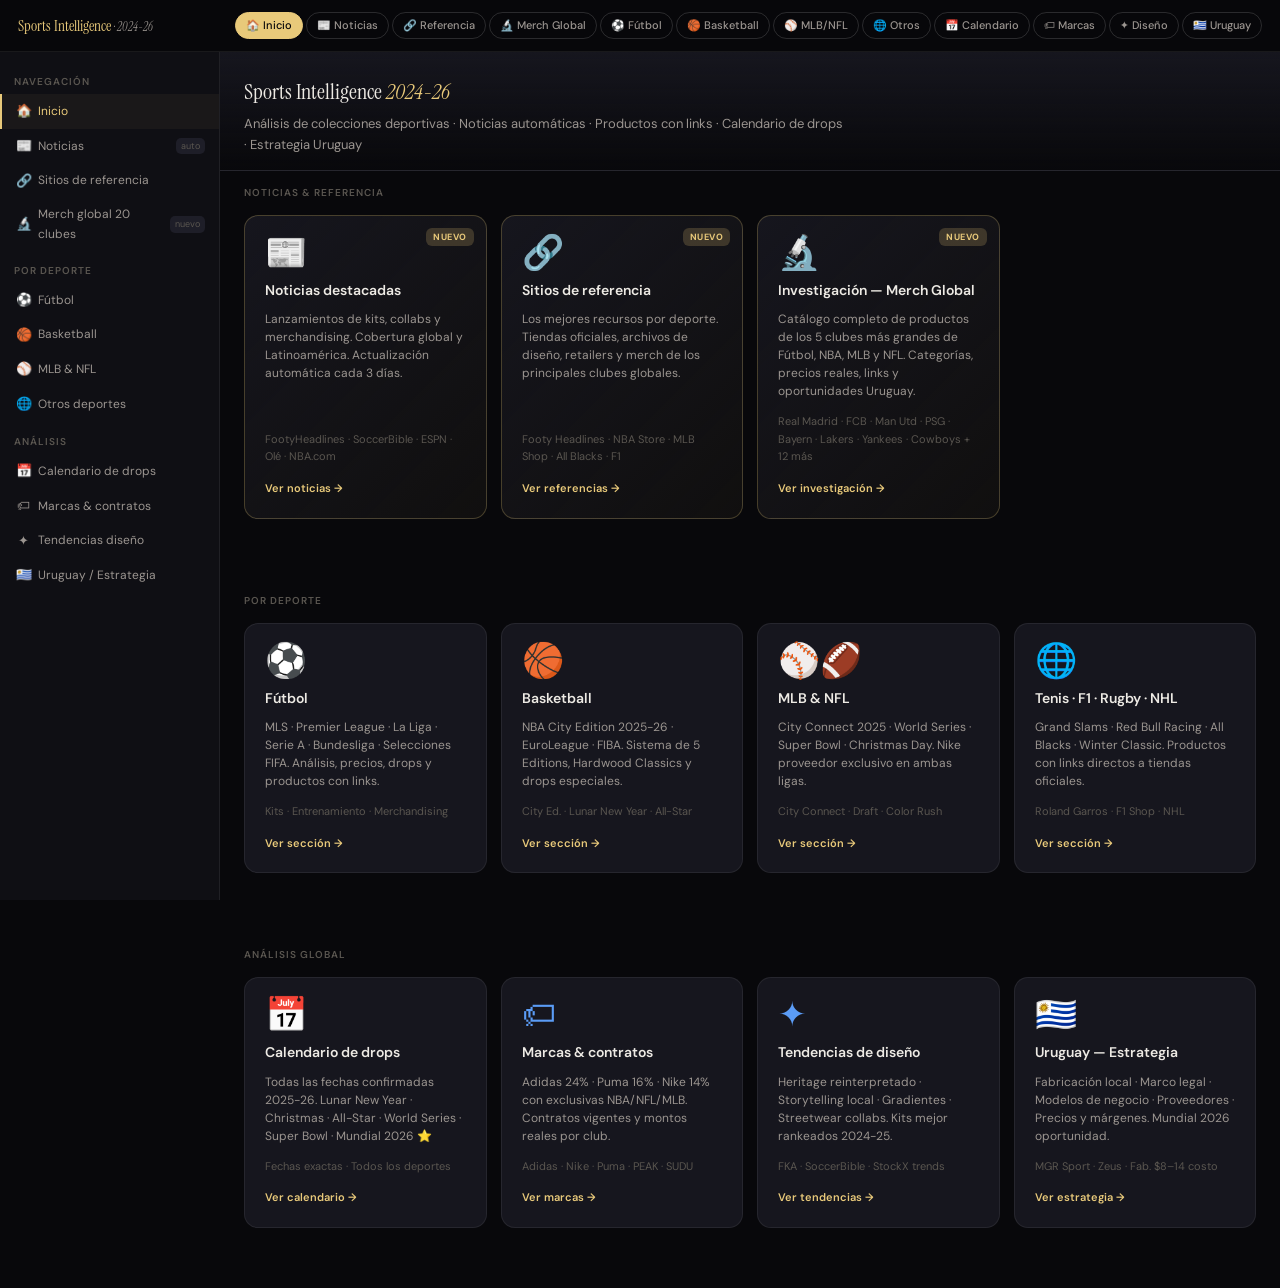
<file: index.html>
<!DOCTYPE html>
<html lang="es">
<head>
<meta charset="UTF-8">
<meta name="viewport" content="width=device-width, initial-scale=1.0">
<title>Sports Intelligence — Indumentaria Deportiva 2024-26</title>
<link href="https://fonts.googleapis.com/css2?family=Instrument+Serif:ital@0;1&family=DM+Sans:opsz,wght@9..40,400;9..40,500;9..40,600&family=DM+Mono:wght@400;500&display=swap" rel="stylesheet">
<link rel="stylesheet" href="css/style.css">
<style>
.cards-grid{display:grid;grid-template-columns:repeat(auto-fill,minmax(210px,1fr));gap:14px;padding:14px 24px 60px}
.card{background:var(--bg3);border:1px solid var(--b);border-radius:14px;padding:20px;text-decoration:none;display:flex;flex-direction:column;gap:9px;transition:all .2s;position:relative;overflow:hidden}
.card:hover{border-color:var(--b2);transform:translateY(-3px);box-shadow:0 12px 40px rgba(0,0,0,.4)}
.card.hl{border-color:rgba(232,201,122,.25);background:linear-gradient(135deg,var(--bg3) 0%,rgba(232,201,122,.04) 100%)}
.card.hl::before{content:'NUEVO';position:absolute;top:12px;right:12px;font-size:9px;font-weight:700;padding:2px 7px;border-radius:6px;background:rgba(232,201,122,.2);color:var(--gold);letter-spacing:.05em}
.ci{font-size:32px;line-height:1}
.card h2{font-size:14px;font-weight:600;color:var(--tx)}
.card p{font-size:12px;color:var(--tx2);line-height:1.5;flex:1}
.cf{font-size:11px;color:var(--tx3);margin-top:2px}
.ca{font-size:11px;font-weight:600;color:var(--gold);margin-top:auto;padding-top:5px}
.ph{padding:22px 24px 14px;border-bottom:1px solid var(--b);background:linear-gradient(180deg,var(--bg3) 0%,transparent 100%)}
.ph h1{font-family:var(--sf);font-size:22px;font-weight:400}
.ph h1 em{color:var(--gold);font-style:italic}
.ph p{font-size:13px;color:var(--tx2);margin-top:5px;max-width:600px}
.slabel{font-size:10px;font-weight:600;letter-spacing:.1em;text-transform:uppercase;color:var(--tx3);padding:14px 24px 0}
@media(max-width:800px){.cards-grid{padding:12px 14px 60px;gap:10px}.slabel{padding:12px 14px 0}}
</style>
</head>
<body>
<header id="tb">
  <button id="hm" onclick="tsb()">☰</button>
  <a class="logo" href="index.html">Sports Intelligence <em>· 2024-26</em></a>
  <nav class="tnav">
    <a href="index.html" class="on">🏠 Inicio</a>
    <a href="noticias.html">📰 Noticias</a>
    <a href="referencias.html">🔗 Referencia</a>
    <a href="merch-global.html">🔬 Merch Global</a>
    <a href="futbol.html">⚽ Fútbol</a>
    <a href="basketball.html">🏀 Basketball</a>
    <a href="mlb-nfl.html">⚾ MLB/NFL</a>
    <a href="otros.html">🌐 Otros</a>
    <a href="calendario.html">📅 Calendario</a>
    <a href="marcas.html">🏷 Marcas</a>
    <a href="diseno.html">✦ Diseño</a>
    <a href="uruguay.html">🇺🇾 Uruguay</a>
  </nav>
</header>
<div id="ov" onclick="csb()"></div>
<div id="ly">
<nav id="sb">
  <div class="nlb">Navegación</div>
  <a href="index.html" class="ni on"><span class="ic">🏠</span>Inicio</a>
  <a href="noticias.html" class="ni"><span class="ic">📰</span>Noticias<span class="nb">auto</span></a>
  <a href="referencias.html" class="ni"><span class="ic">🔗</span>Sitios de referencia</a>
  <a href="merch-global.html" class="ni"><span class="ic">🔬</span>Merch global 20 clubes<span class="nb">nuevo</span></a>
  <div class="nlb">Por deporte</div>
  <a href="futbol.html" class="ni"><span class="ic">⚽</span>Fútbol</a>
  <a href="basketball.html" class="ni"><span class="ic">🏀</span>Basketball</a>
  <a href="mlb-nfl.html" class="ni"><span class="ic">⚾</span>MLB & NFL</a>
  <a href="otros.html" class="ni"><span class="ic">🌐</span>Otros deportes</a>
  <div class="nlb">Análisis</div>
  <a href="calendario.html" class="ni"><span class="ic">📅</span>Calendario de drops</a>
  <a href="marcas.html" class="ni"><span class="ic">🏷</span>Marcas & contratos</a>
  <a href="diseno.html" class="ni"><span class="ic">✦</span>Tendencias diseño</a>
  <a href="uruguay.html" class="ni"><span class="ic">🇺🇾</span>Uruguay / Estrategia</a>
</nav>
<main id="mn">
<div class="ph">
  <h1>Sports Intelligence <em>2024-26</em></h1>
  <p>Análisis de colecciones deportivas · Noticias automáticas · Productos con links · Calendario de drops · Estrategia Uruguay</p>
</div>

<div class="slabel">Noticias & referencia</div>
<div class="cards-grid">
  <a class="card hl" href="noticias.html">
    <div class="ci">📰</div>
    <h2>Noticias destacadas</h2>
    <p>Lanzamientos de kits, collabs y merchandising. Cobertura global y Latinoamérica. Actualización automática cada 3 días.</p>
    <div class="cf">FootyHeadlines · SoccerBible · ESPN · Olé · NBA.com</div>
    <div class="ca">Ver noticias →</div>
  </a>
  <a class="card hl" href="referencias.html">
    <div class="ci">🔗</div>
    <h2>Sitios de referencia</h2>
    <p>Los mejores recursos por deporte. Tiendas oficiales, archivos de diseño, retailers y merch de los principales clubes globales.</p>
    <div class="cf">Footy Headlines · NBA Store · MLB Shop · All Blacks · F1</div>
    <div class="ca">Ver referencias →</div>
  </a>
  <a class="card hl" href="merch-global.html">
    <div class="ci">🔬</div>
    <h2>Investigación — Merch Global</h2>
    <p>Catálogo completo de productos de los 5 clubes más grandes de Fútbol, NBA, MLB y NFL. Categorías, precios reales, links y oportunidades Uruguay.</p>
    <div class="cf">Real Madrid · FCB · Man Utd · PSG · Bayern · Lakers · Yankees · Cowboys + 12 más</div>
    <div class="ca">Ver investigación →</div>
  </a>
</div>

<div class="slabel">Por deporte</div>
<div class="cards-grid">
  <a class="card" href="futbol.html">
    <div class="ci">⚽</div>
    <h2>Fútbol</h2>
    <p>MLS · Premier League · La Liga · Serie A · Bundesliga · Selecciones FIFA. Análisis, precios, drops y productos con links.</p>
    <div class="cf">Kits · Entrenamiento · Merchandising</div>
    <div class="ca">Ver sección →</div>
  </a>
  <a class="card" href="basketball.html">
    <div class="ci">🏀</div>
    <h2>Basketball</h2>
    <p>NBA City Edition 2025-26 · EuroLeague · FIBA. Sistema de 5 Editions, Hardwood Classics y drops especiales.</p>
    <div class="cf">City Ed. · Lunar New Year · All-Star</div>
    <div class="ca">Ver sección →</div>
  </a>
  <a class="card" href="mlb-nfl.html">
    <div class="ci">⚾🏈</div>
    <h2>MLB & NFL</h2>
    <p>City Connect 2025 · World Series · Super Bowl · Christmas Day. Nike proveedor exclusivo en ambas ligas.</p>
    <div class="cf">City Connect · Draft · Color Rush</div>
    <div class="ca">Ver sección →</div>
  </a>
  <a class="card" href="otros.html">
    <div class="ci">🌐</div>
    <h2>Tenis · F1 · Rugby · NHL</h2>
    <p>Grand Slams · Red Bull Racing · All Blacks · Winter Classic. Productos con links directos a tiendas oficiales.</p>
    <div class="cf">Roland Garros · F1 Shop · NHL</div>
    <div class="ca">Ver sección →</div>
  </a>
</div>

<div class="slabel">Análisis global</div>
<div class="cards-grid">
  <a class="card" href="calendario.html">
    <div class="ci">📅</div>
    <h2>Calendario de drops</h2>
    <p>Todas las fechas confirmadas 2025-26. Lunar New Year · Christmas · All-Star · World Series · Super Bowl · Mundial 2026 ⭐</p>
    <div class="cf">Fechas exactas · Todos los deportes</div>
    <div class="ca">Ver calendario →</div>
  </a>
  <a class="card" href="marcas.html">
    <div class="ci">🏷</div>
    <h2>Marcas & contratos</h2>
    <p>Adidas 24% · Puma 16% · Nike 14% con exclusivas NBA/NFL/MLB. Contratos vigentes y montos reales por club.</p>
    <div class="cf">Adidas · Nike · Puma · PEAK · SUDU</div>
    <div class="ca">Ver marcas →</div>
  </a>
  <a class="card" href="diseno.html">
    <div class="ci">✦</div>
    <h2>Tendencias de diseño</h2>
    <p>Heritage reinterpretado · Storytelling local · Gradientes · Streetwear collabs. Kits mejor rankeados 2024-25.</p>
    <div class="cf">FKA · SoccerBible · StockX trends</div>
    <div class="ca">Ver tendencias →</div>
  </a>
  <a class="card" href="uruguay.html">
    <div class="ci">🇺🇾</div>
    <h2>Uruguay — Estrategia</h2>
    <p>Fabricación local · Marco legal · Modelos de negocio · Proveedores · Precios y márgenes. Mundial 2026 oportunidad.</p>
    <div class="cf">MGR Sport · Zeus · Fab. $8–14 costo</div>
    <div class="ca">Ver estrategia →</div>
  </a>
</div>

</main>
</div>
<script>
function tsb(){document.getElementById('sb').classList.toggle('open');document.getElementById('ov').classList.toggle('open');}
function csb(){document.getElementById('sb').classList.remove('open');document.getElementById('ov').classList.remove('open');}
</script>
</body>
</html>
</file>
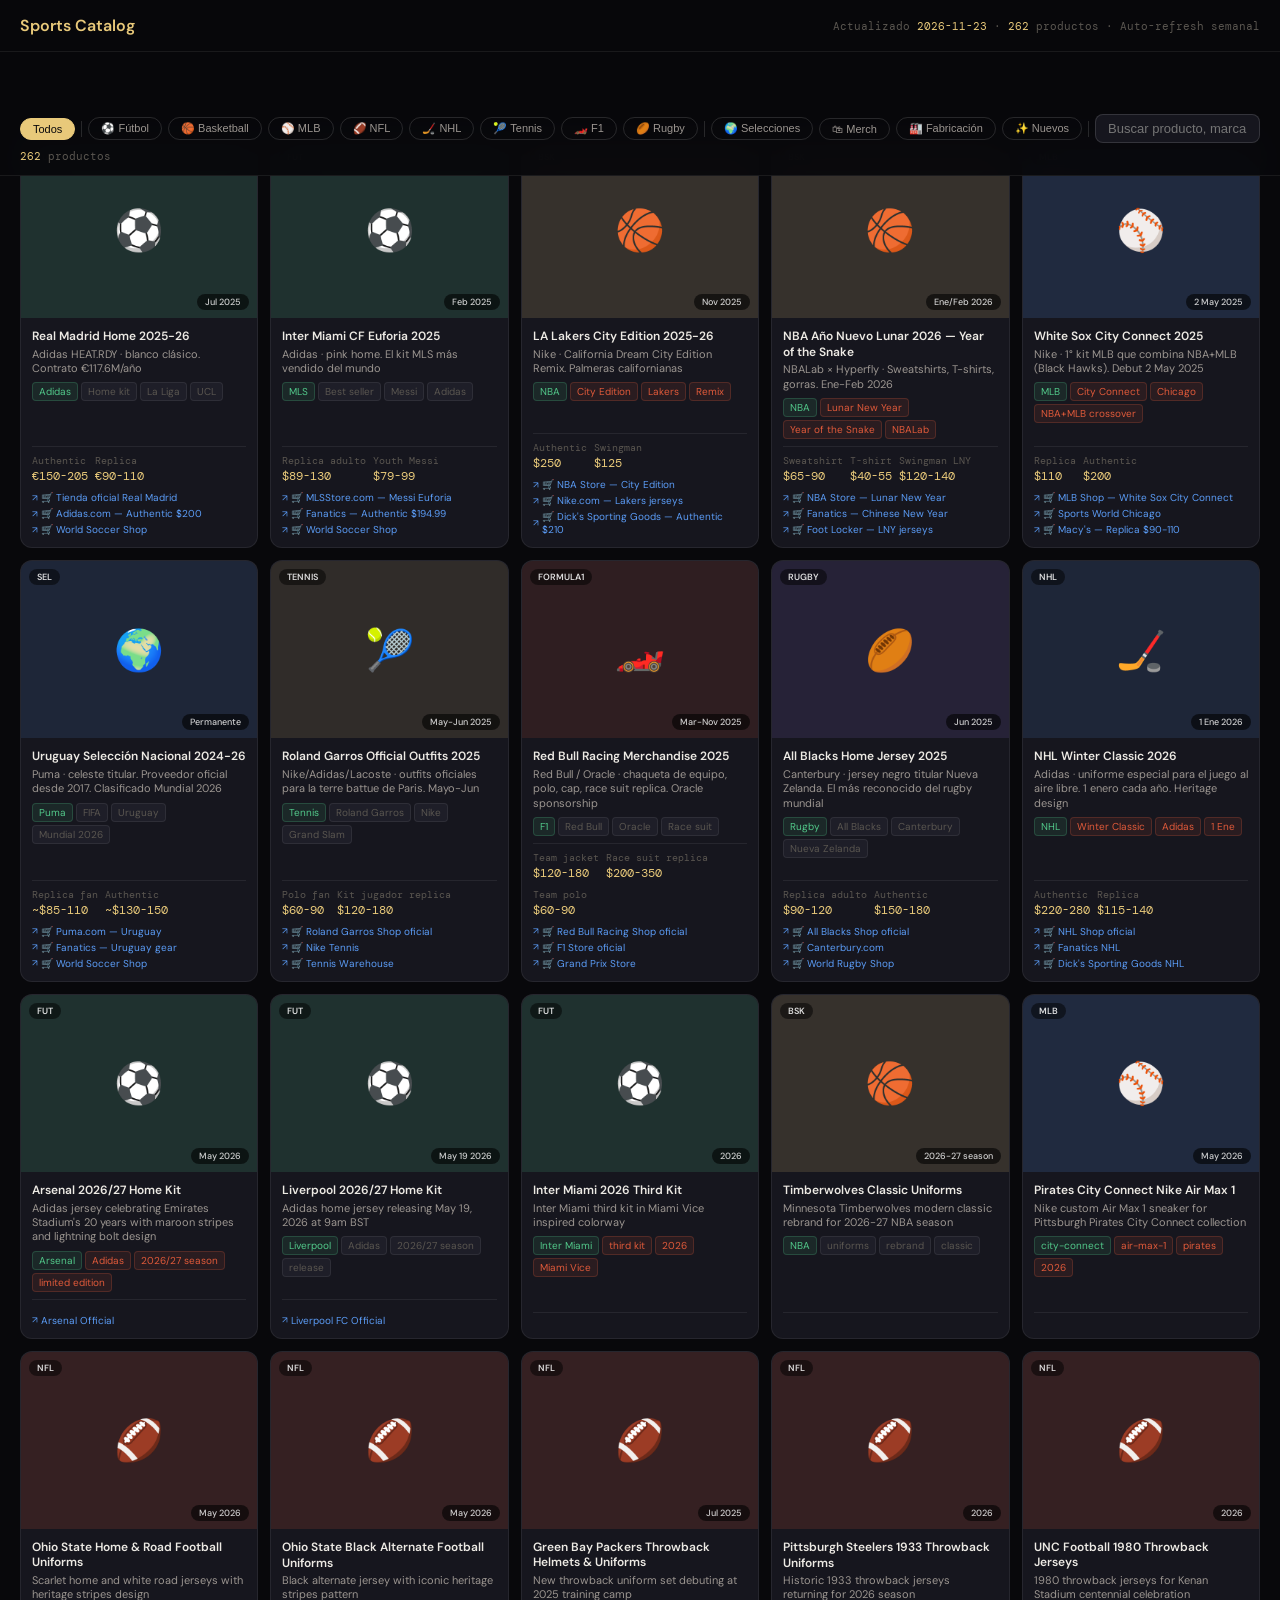
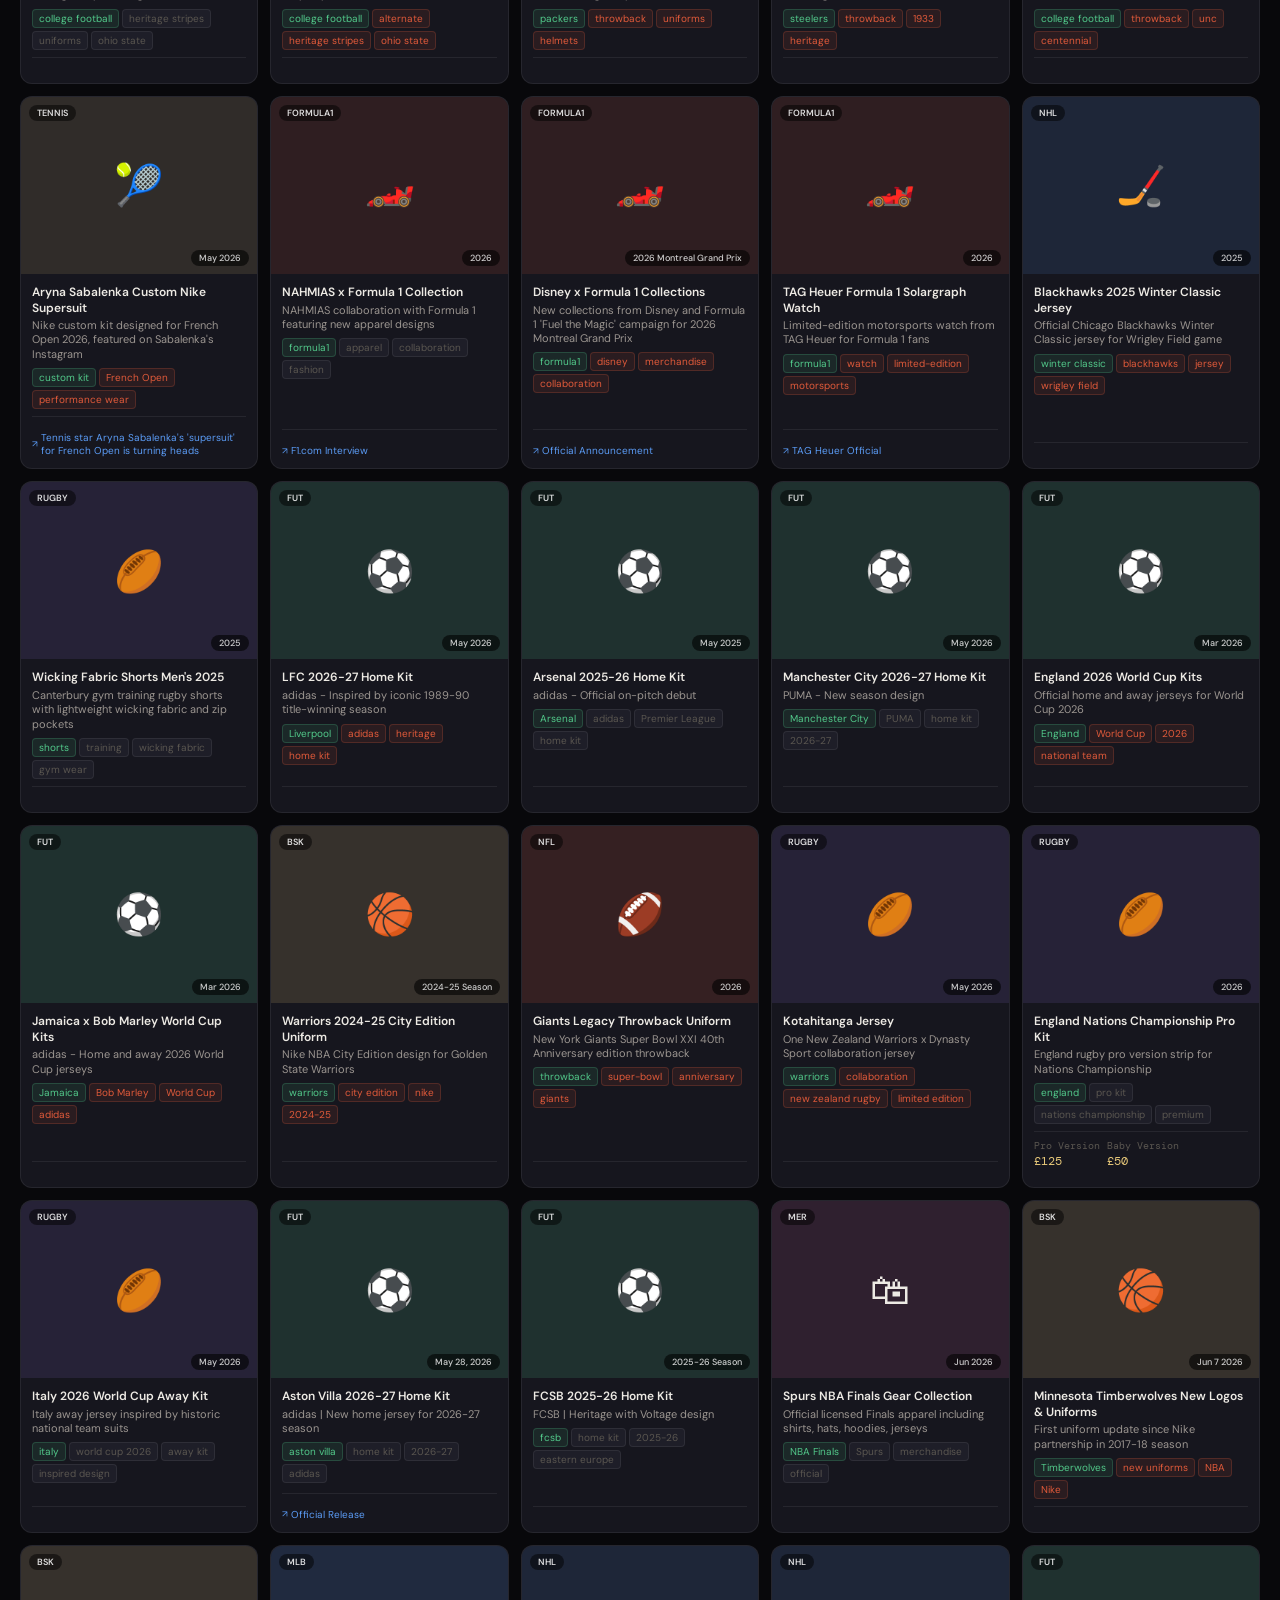
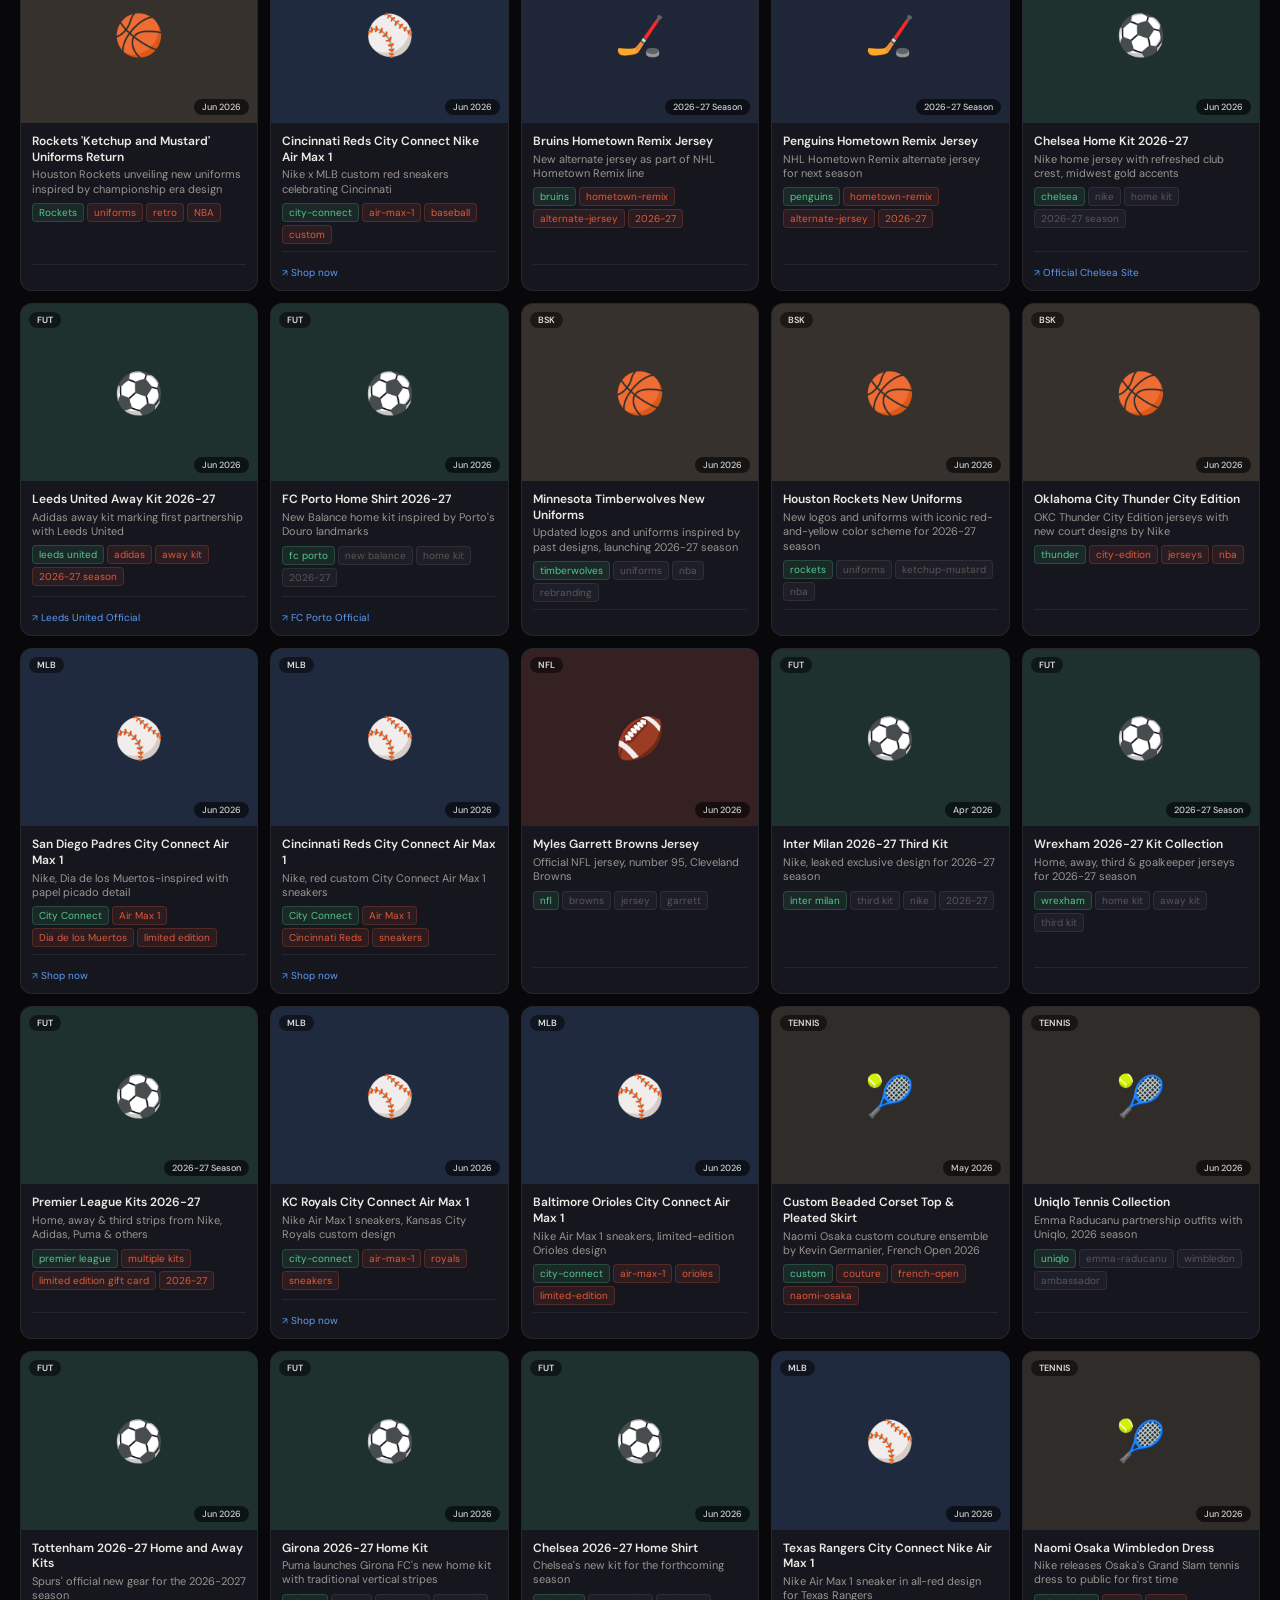
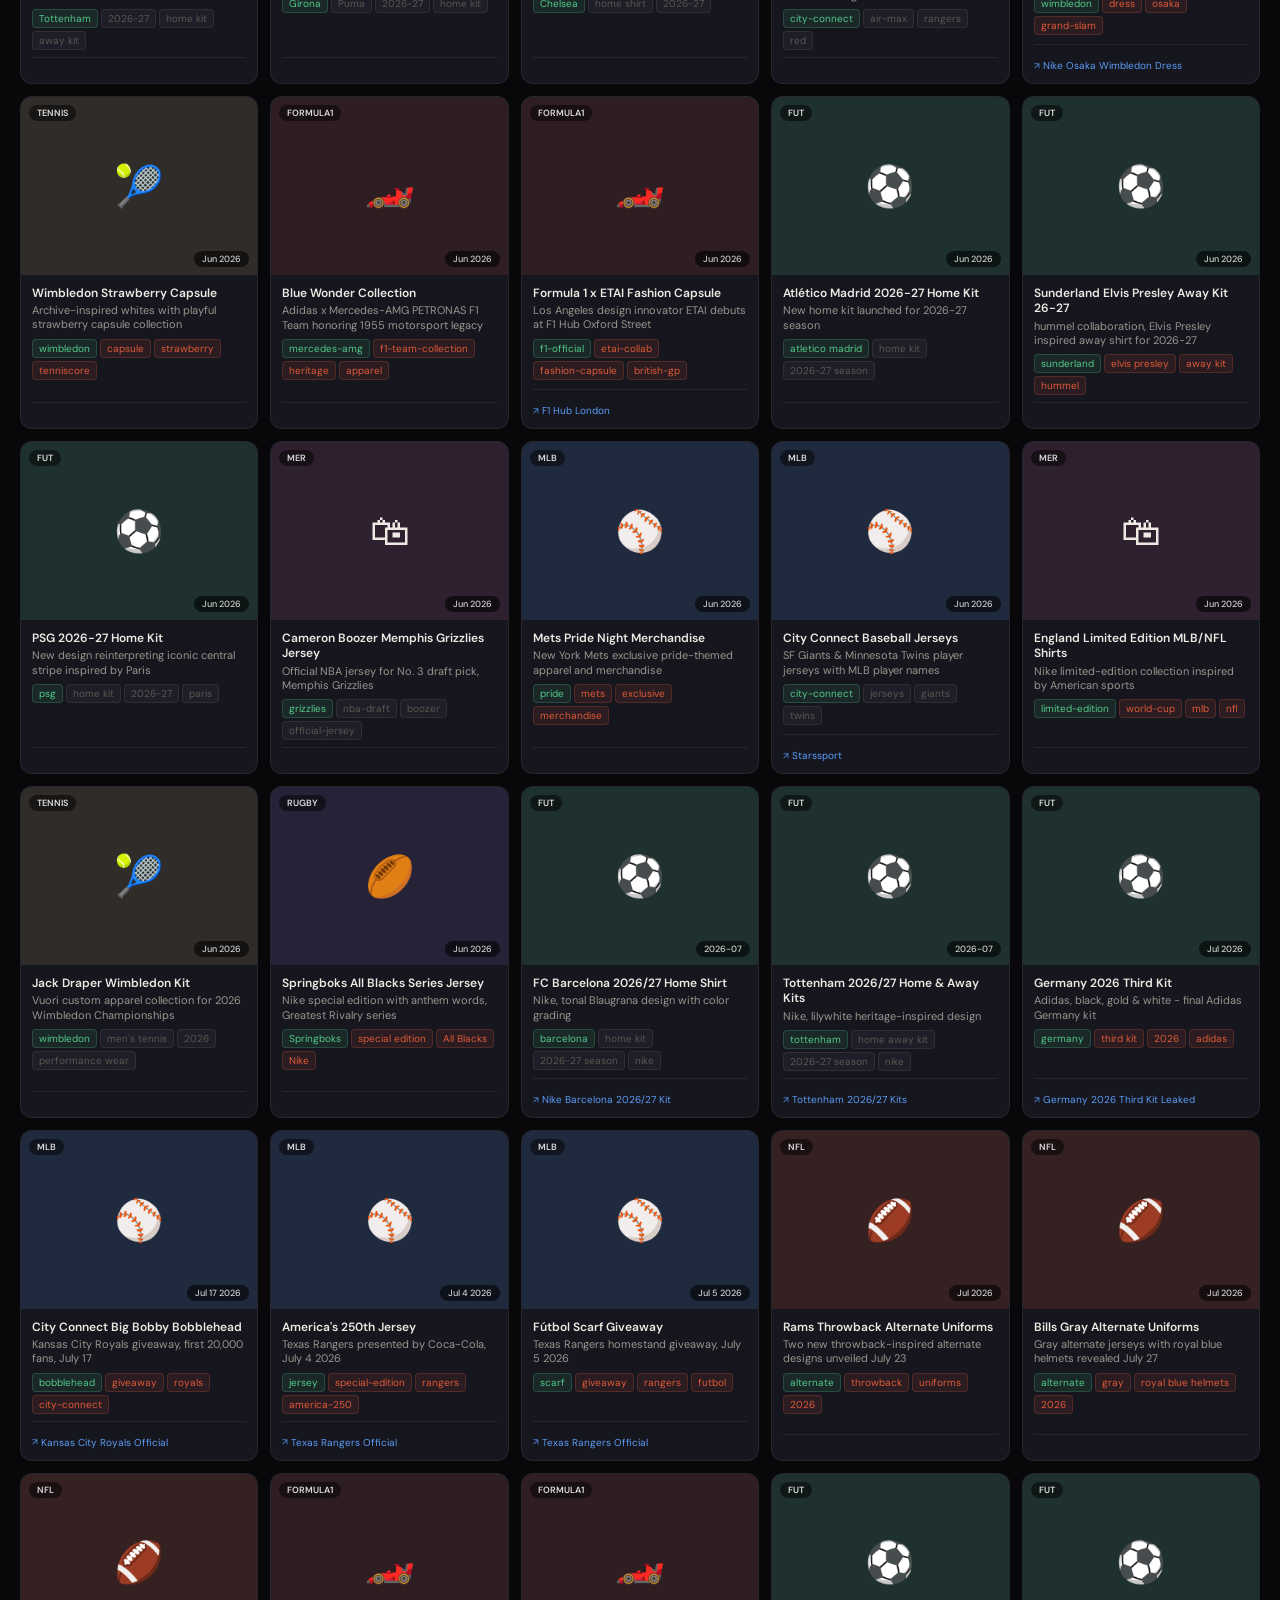
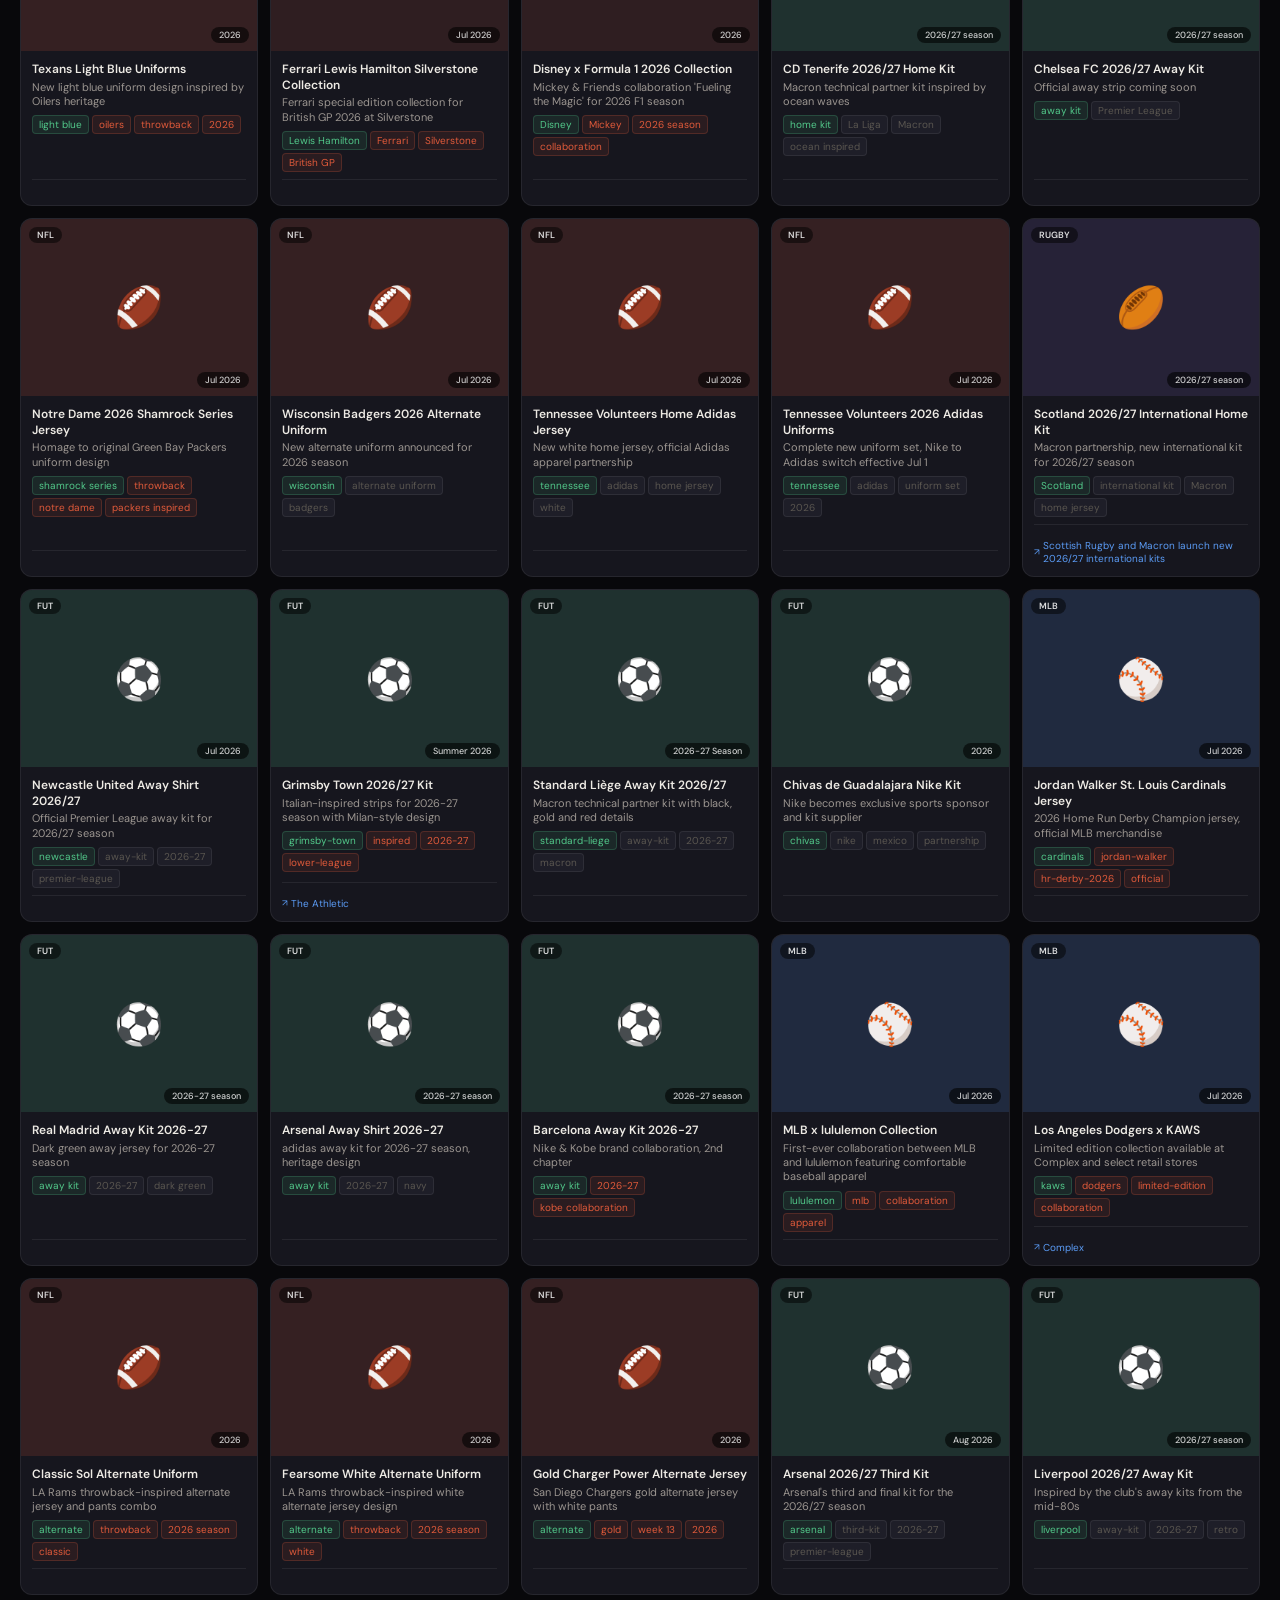
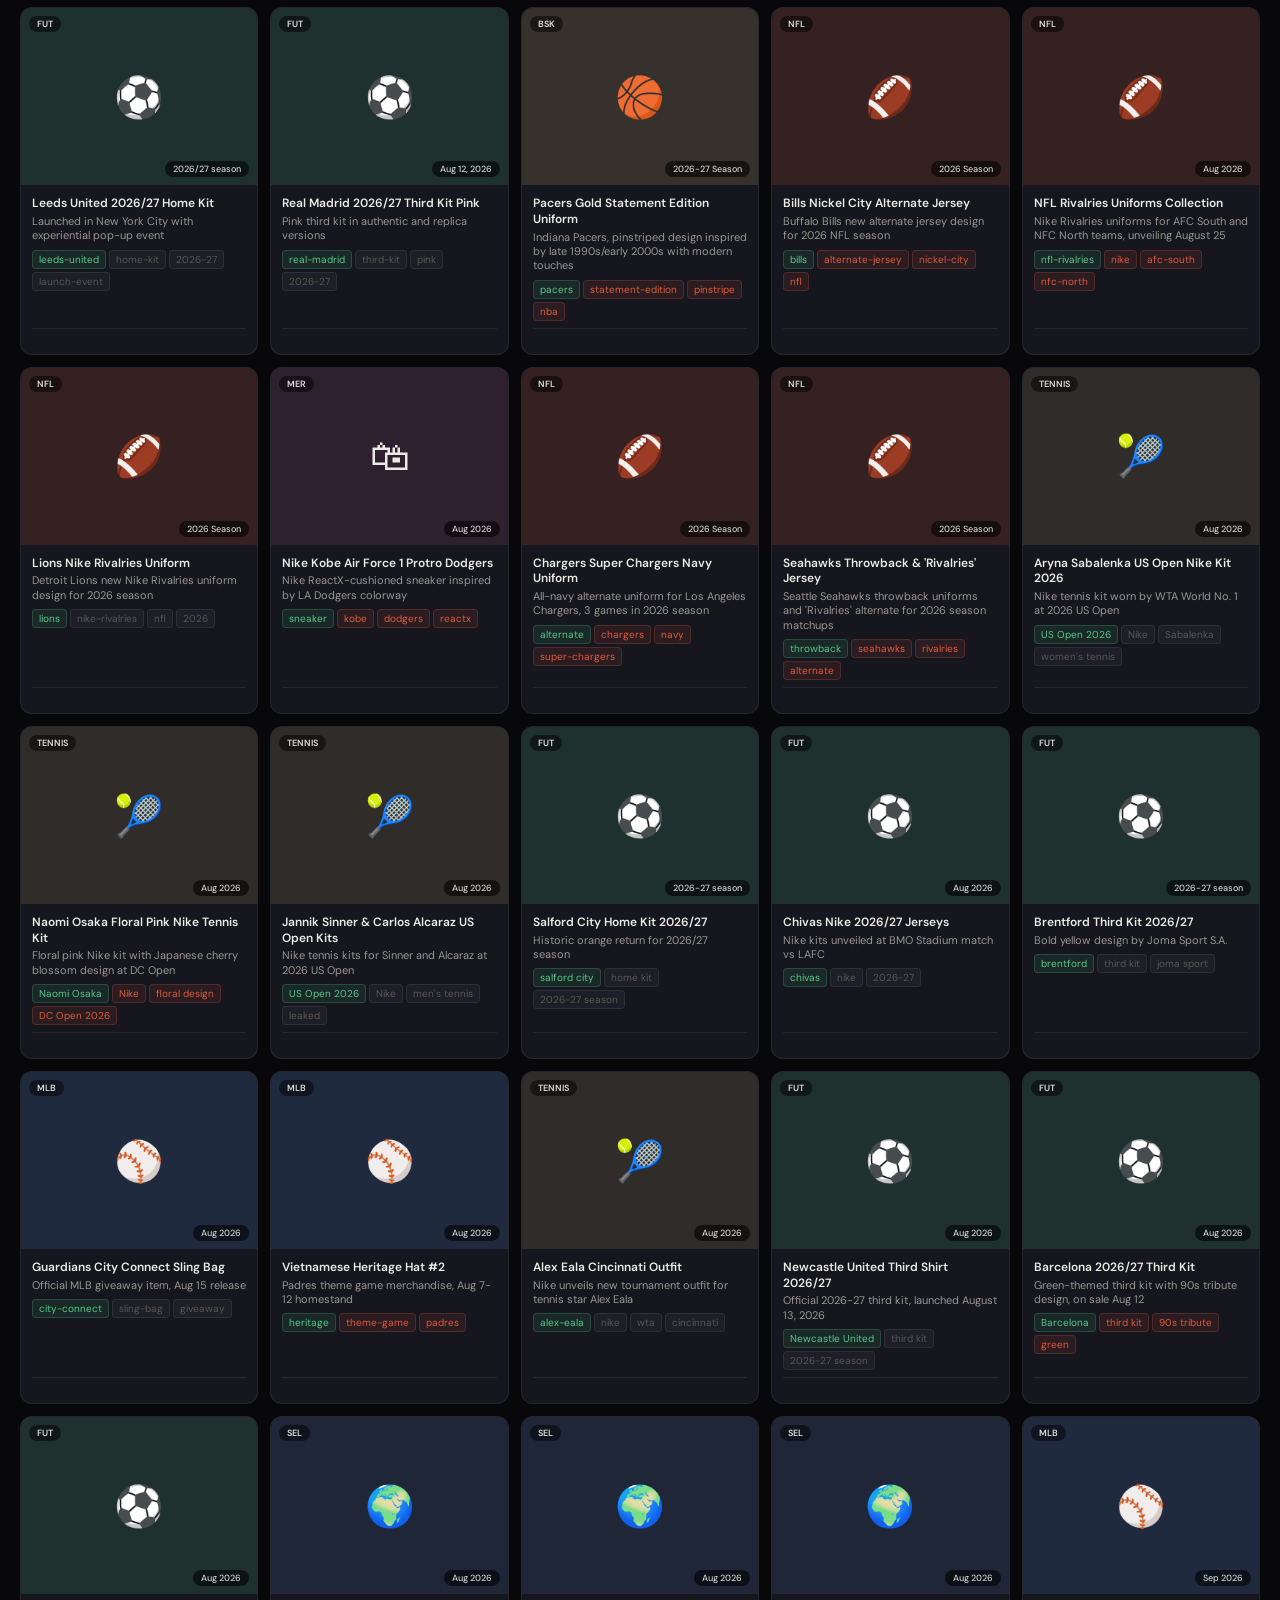
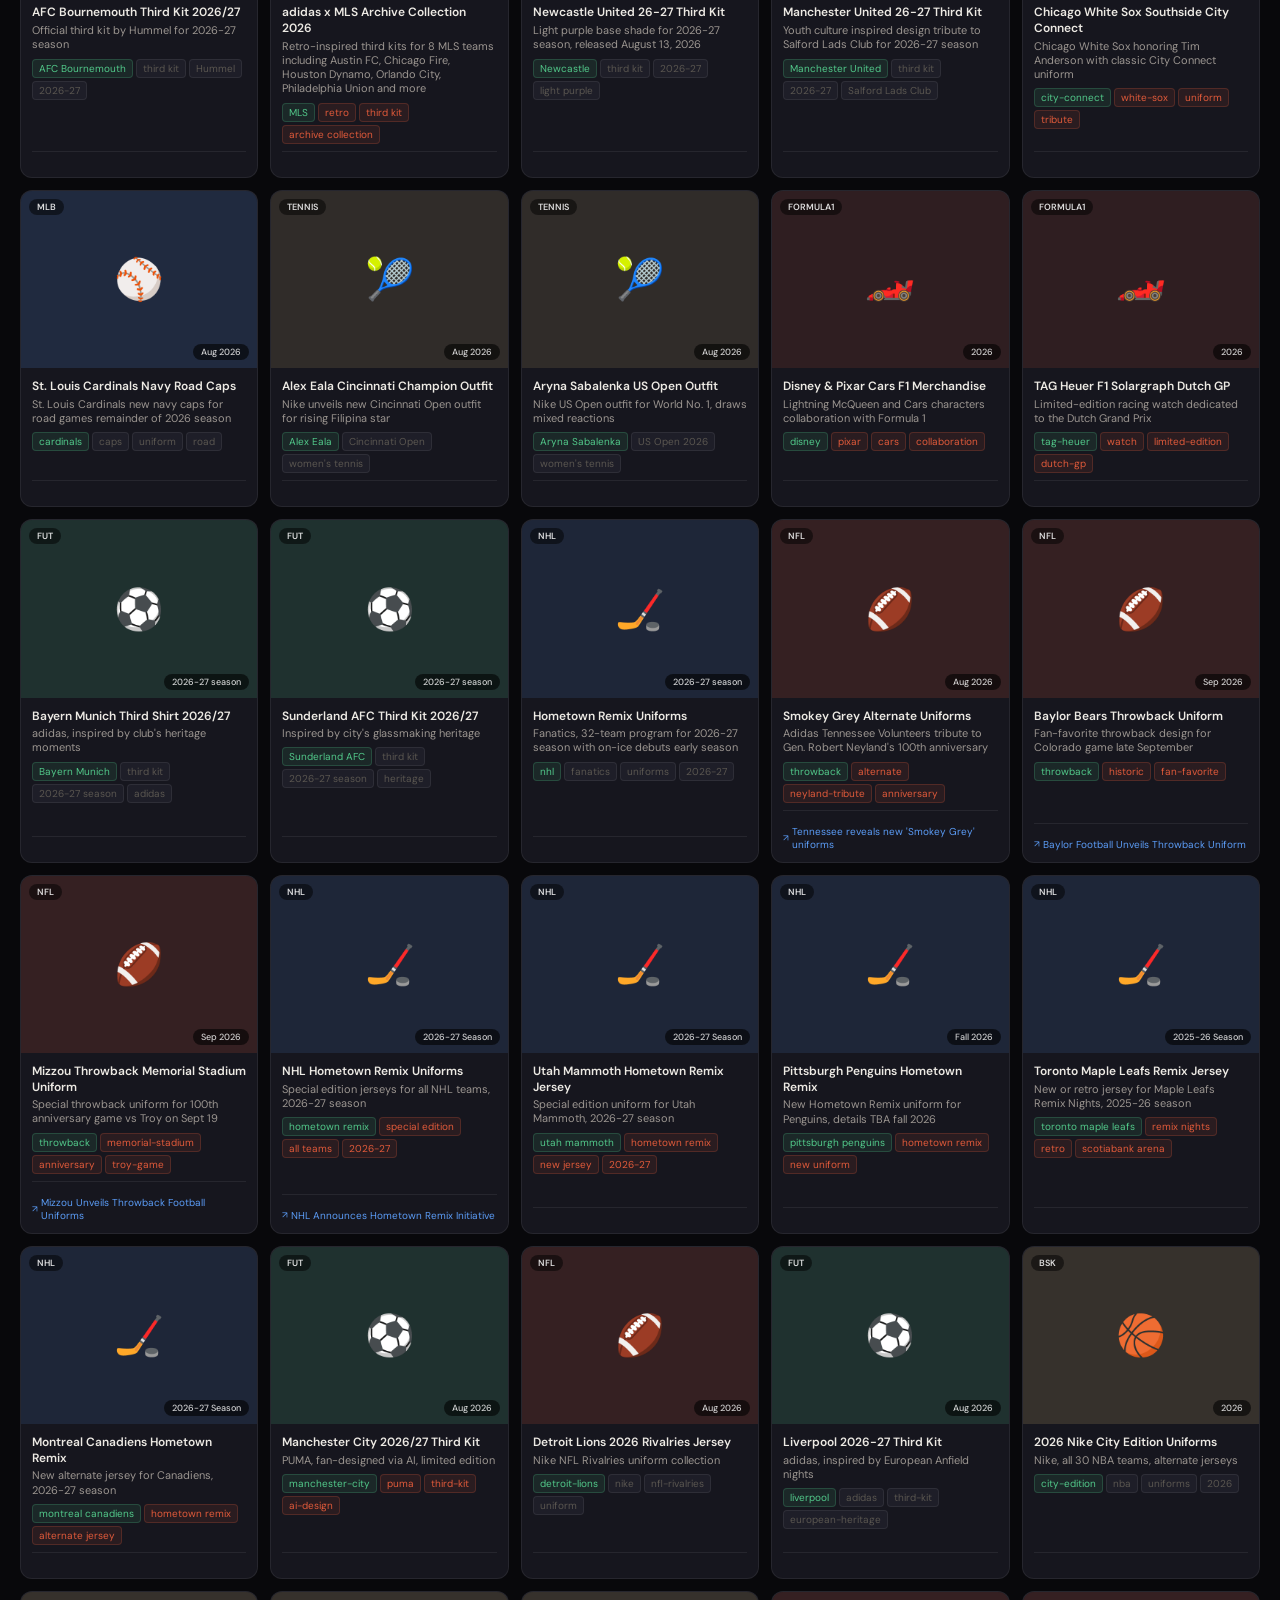
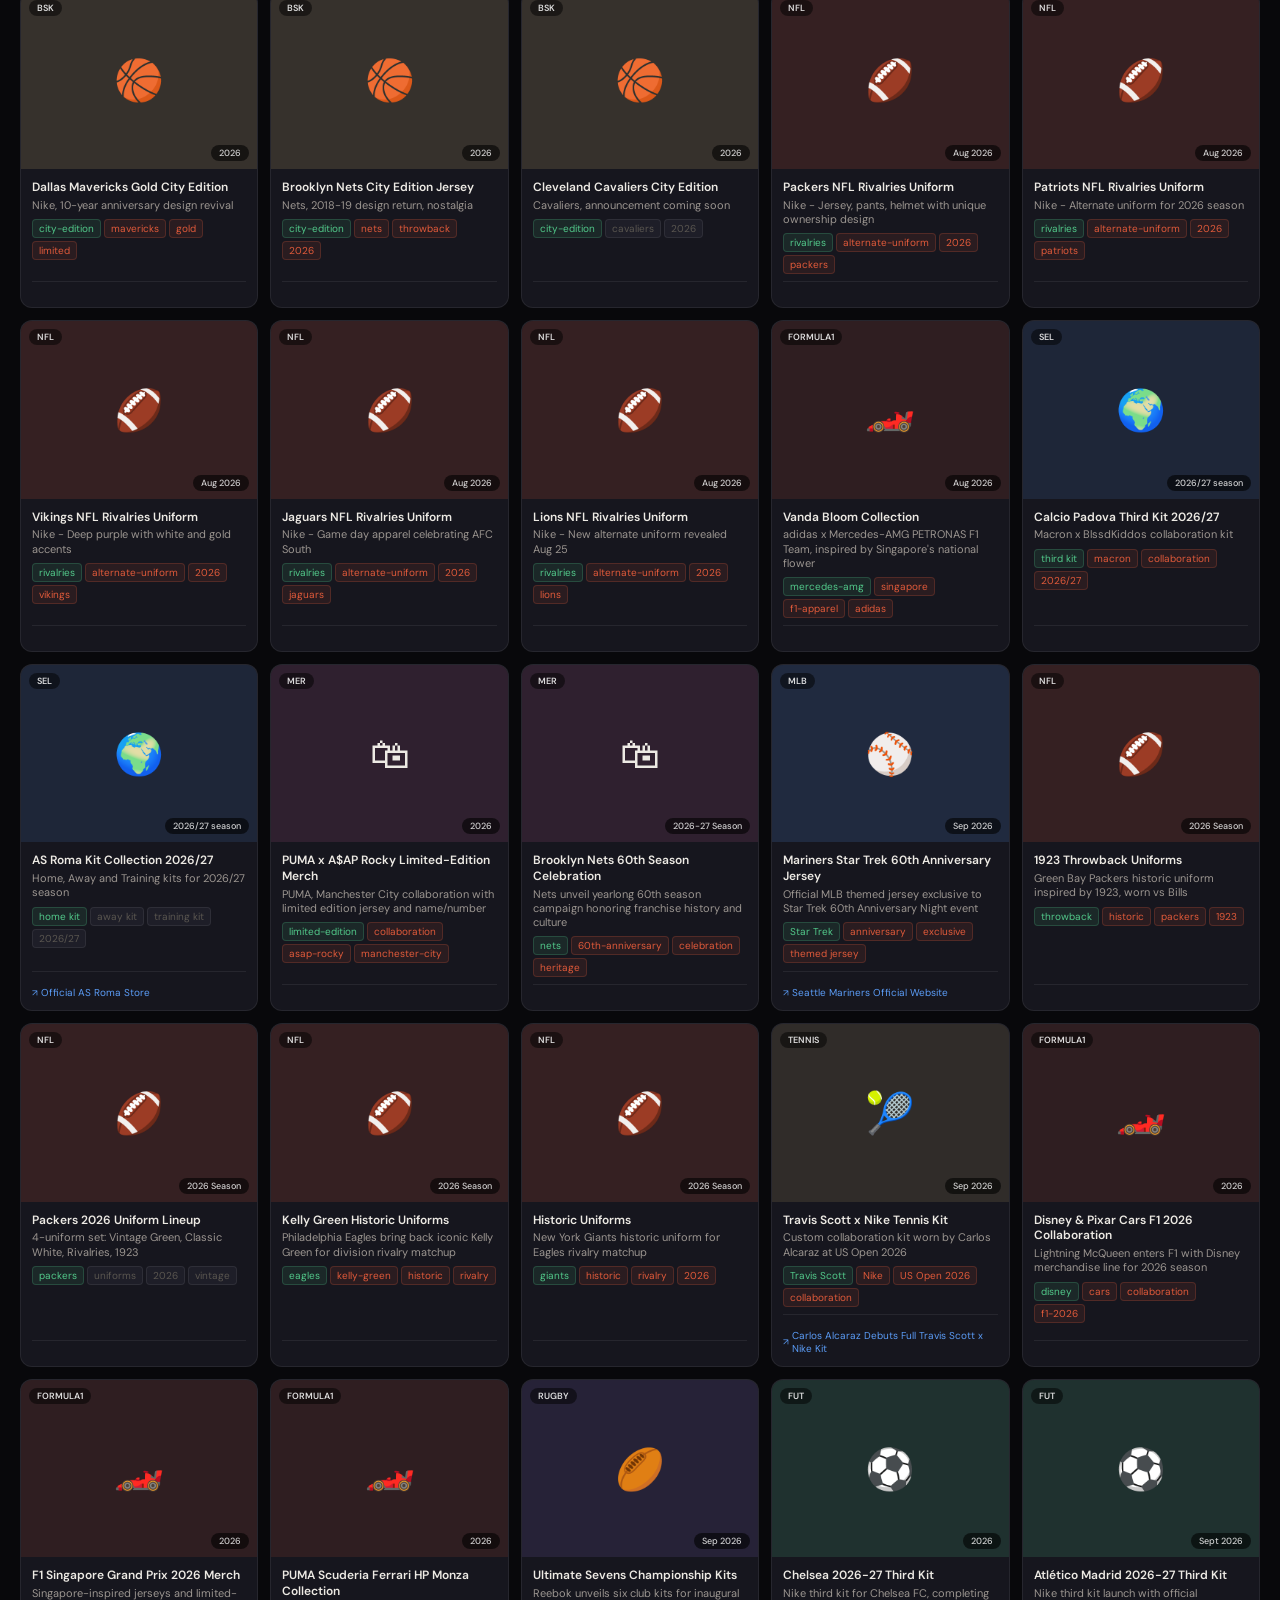
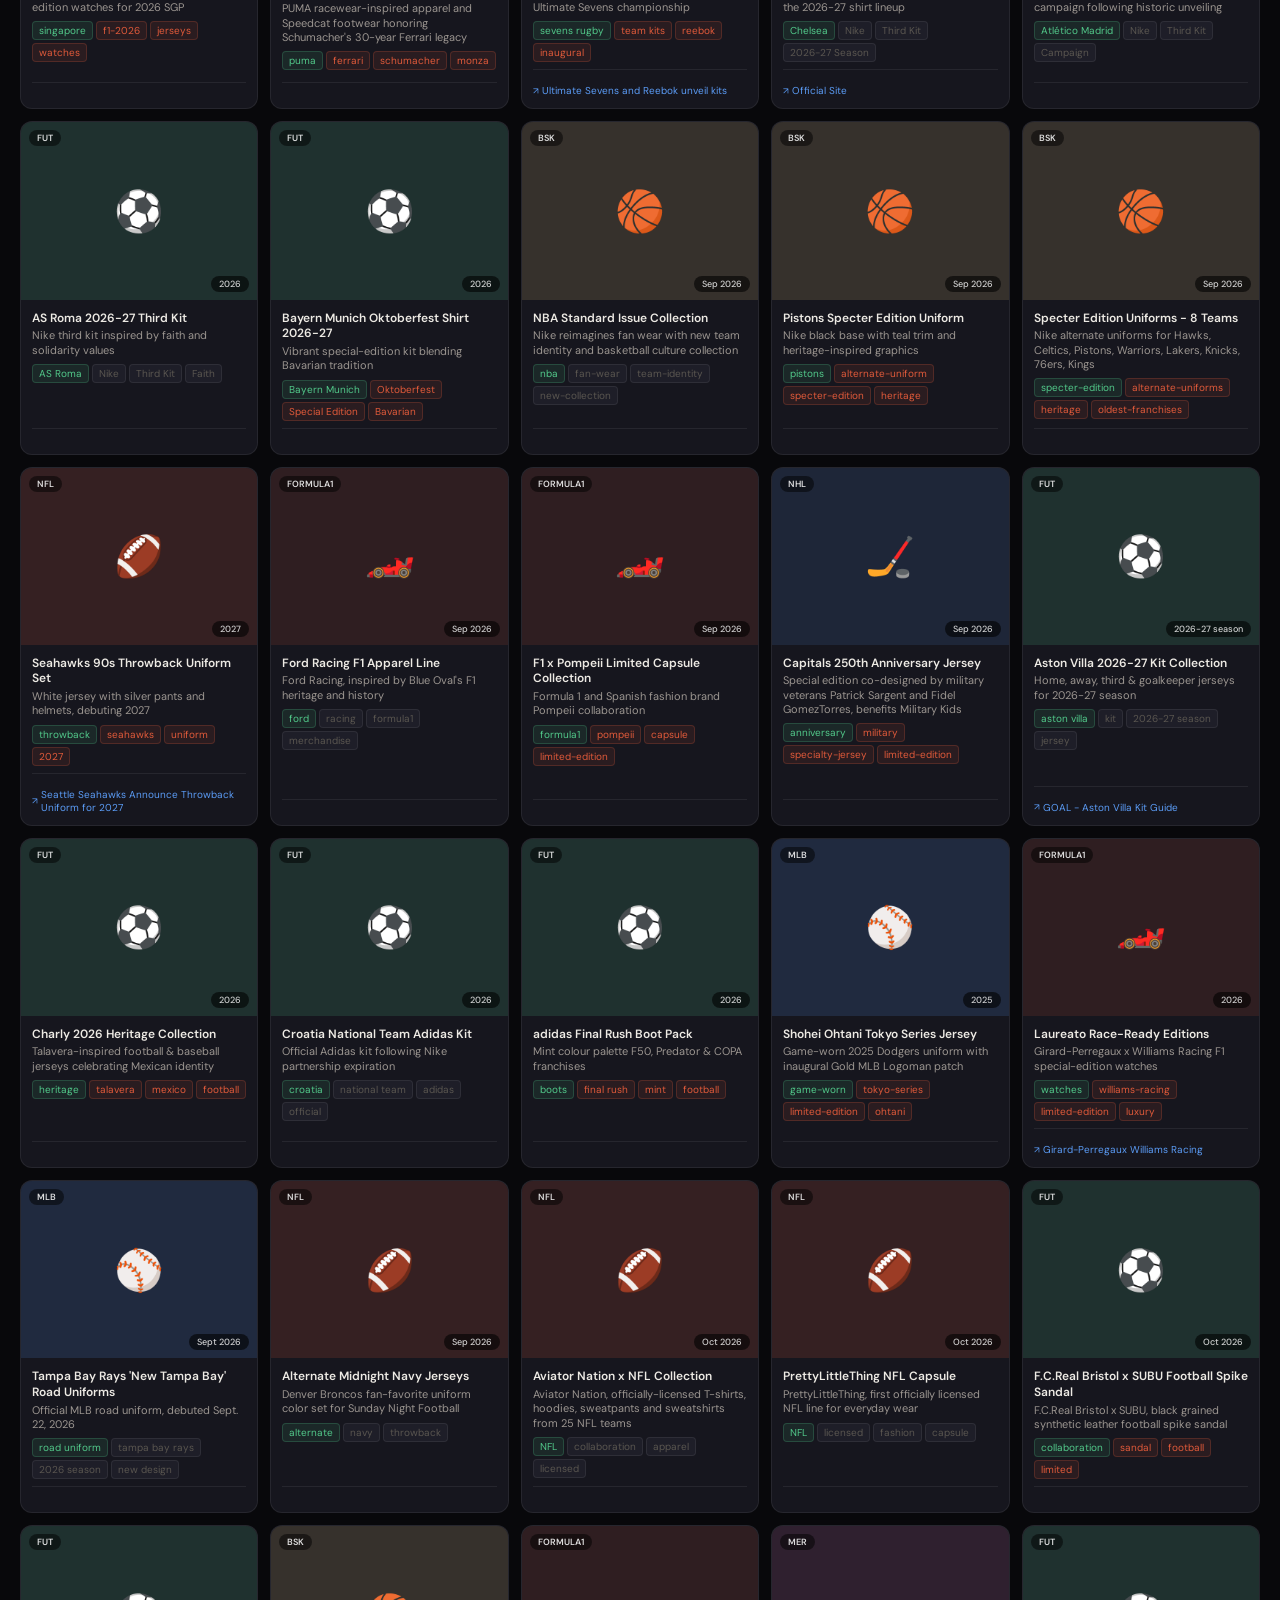
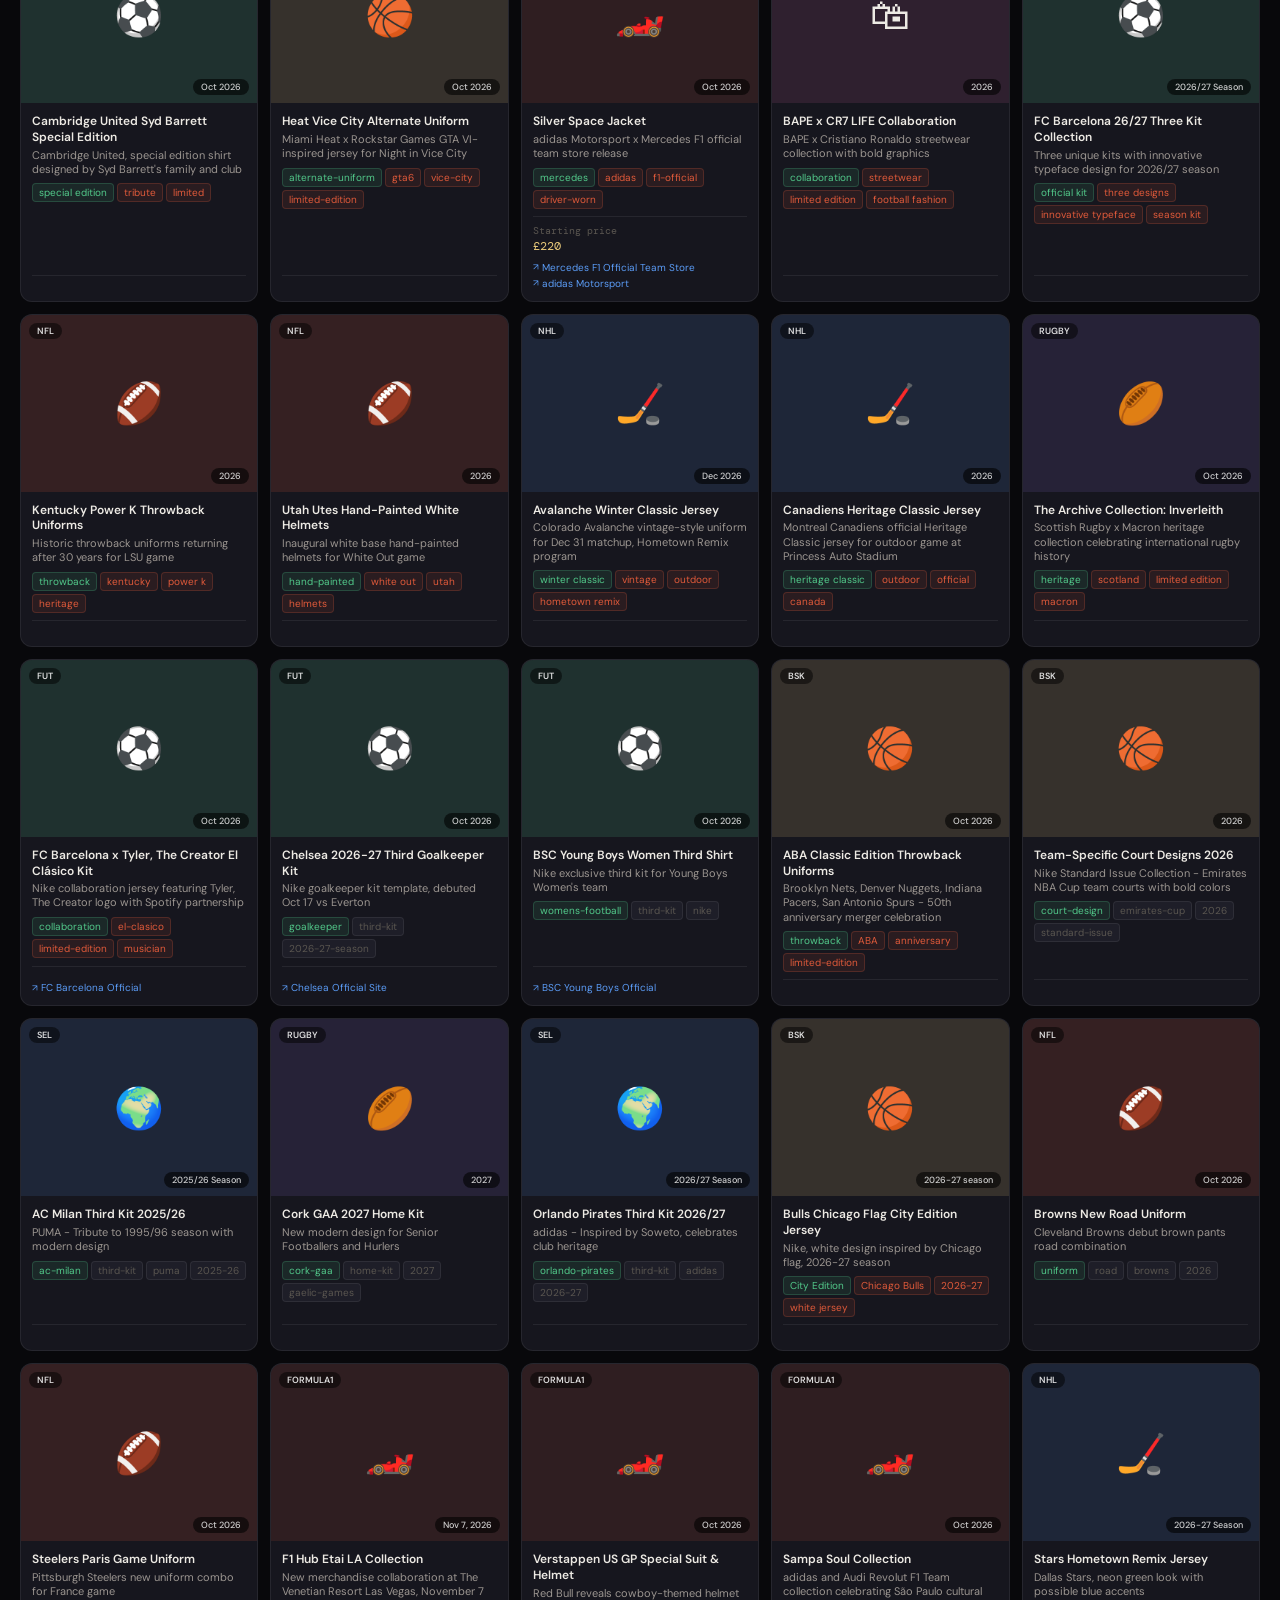
<file: site/index.html>
<!DOCTYPE html>
<html lang="es">
<head>
<meta charset="UTF-8">
<meta name="viewport" content="width=device-width, initial-scale=1.0">
<title>Sports Catalog — Auto-updated 2026-11-23</title>
<link href="https://fonts.googleapis.com/css2?family=DM+Sans:opsz,wght@9..40,400;9..40,500;9..40,600&family=DM+Mono:wght@400;500&display=swap" rel="stylesheet">
<style>
:root{--bg:#08080b;--bg3:#16161e;--bg4:#1e1e28;--b:rgba(255,255,255,0.07);--b2:rgba(255,255,255,0.13);--tx:#edeae4;--tx2:#9b9590;--tx3:#5a5650;--gold:#e8c97a;--green:#52c98a;--blue:#5b9cf6;--red:#e05a3a;--pink:#e06fa8;--sans:'DM Sans',system-ui,sans-serif;--mono:'DM Mono',monospace}
*{box-sizing:border-box;margin:0;padding:0}
body{background:var(--bg);color:var(--tx);font-family:var(--sans);font-size:14px}
#tb{position:fixed;top:0;left:0;right:0;z-index:100;height:52px;background:rgba(8,8,11,.94);backdrop-filter:blur(20px);border-bottom:1px solid var(--b);display:flex;align-items:center;gap:12px;padding:0 20px}
.logo{font-size:16px;font-weight:600;color:var(--gold)}
.meta{margin-left:auto;font-size:11px;color:var(--tx3);font-family:var(--mono)}
.meta span{color:var(--gold)}
#ctrl{padding:62px 20px 12px;display:flex;flex-wrap:wrap;gap:6px;align-items:center;background:var(--bg);border-bottom:1px solid var(--b);position:sticky;top:52px;z-index:90;background:rgba(8,8,11,.94);backdrop-filter:blur(16px)}
.fp{padding:4px 12px;border-radius:20px;font-size:11px;font-weight:500;cursor:pointer;border:1px solid var(--b2);background:transparent;color:var(--tx2);transition:all .15s;white-space:nowrap}
.fp.on,.fp:hover{background:var(--gold);color:#08080b;border-color:var(--gold)}
.sep{width:1px;height:16px;background:var(--b2)}
#si{flex:1;min-width:160px;background:var(--bg3);border:1px solid var(--b2);border-radius:8px;padding:6px 12px;color:var(--tx);font-size:13px;outline:none}
#si:focus{border-color:var(--gold)}
#rc{font-size:11px;color:var(--tx3);font-family:var(--mono);white-space:nowrap}
#rc span{color:var(--gold)}
#grid{padding:16px 20px;display:grid;grid-template-columns:repeat(auto-fill,minmax(220px,1fr));gap:12px}
.card{background:var(--bg3);border:1px solid var(--b);border-radius:12px;overflow:hidden;display:flex;flex-direction:column;transition:border-color .2s,transform .2s;animation:fu .25s ease forwards}
.card:hover{border-color:var(--b2);transform:translateY(-2px)}
.card.hide{display:none}
@keyframes fu{from{opacity:0;transform:translateY(8px)}to{opacity:1;transform:translateY(0)}}
.vis{aspect-ratio:4/3;display:flex;align-items:center;justify-content:center;position:relative;overflow:hidden;font-size:40px}
.badge{position:absolute;top:8px;left:8px;font-size:9px;font-weight:600;padding:2px 8px;border-radius:8px;background:rgba(0,0,0,.5);color:rgba(255,255,255,.85)}
.dbadge{position:absolute;bottom:8px;right:8px;font-size:9px;font-weight:500;padding:2px 8px;border-radius:8px;background:rgba(0,0,0,.6);color:rgba(255,255,255,.8)}
.new-badge{position:absolute;top:8px;right:8px;font-size:9px;font-weight:700;padding:2px 8px;border-radius:8px;background:var(--green);color:#08080b}
.body{padding:11px;flex:1;display:flex;flex-direction:column}
.body h3{font-size:12px;font-weight:600;color:var(--tx);margin-bottom:2px;line-height:1.3}
.sub{font-size:11px;color:var(--tx2);margin-bottom:7px;line-height:1.3}
.tags{display:flex;flex-wrap:wrap;gap:3px;margin-bottom:7px}
.tag{font-size:10px;padding:2px 6px;border-radius:4px;background:var(--bg4);color:var(--tx3);border:1px solid var(--b)}
.tag.g{background:rgba(82,201,138,.1);color:var(--green);border-color:rgba(82,201,138,.22)}
.tag.s{background:rgba(224,90,58,.1);color:var(--red);border-color:rgba(224,90,58,.22)}
.prices{display:flex;flex-wrap:wrap;gap:7px;padding-top:7px;border-top:1px solid var(--b);margin-top:auto}
.pv{font-family:var(--mono);font-size:12px;color:var(--gold)}
.pl{font-size:10px;color:var(--tx3);display:block;margin-bottom:1px}
.links{display:flex;flex-direction:column;gap:3px;margin-top:7px}
.lk{font-size:10px;color:var(--blue);text-decoration:none;display:flex;align-items:center;gap:3px}
.lk::before{content:'↗';font-size:9px}
.lk:hover{color:var(--gold)}
#footer{padding:24px 20px;border-top:1px solid var(--b);font-size:11px;color:var(--tx3);line-height:1.8}
#footer a{color:var(--blue);text-decoration:none}
@media(max-width:640px){#grid{grid-template-columns:1fr 1fr;padding:12px 14px;gap:10px}.body{padding:9px}}
</style>
</head>
<body>
<header id="tb">
  <div class="logo">Sports Catalog</div>
  <div class="meta">Actualizado <span>2026-11-23</span> · <span id="tc">262</span> productos · Auto-refresh semanal</div>
</header>
<div id="ctrl">
  <button class="fp on" onclick="filt('all',this)">Todos</button>
  <div class="sep"></div>
  <button class="fp" onclick="filt('fut',this)">⚽ Fútbol</button>
  <button class="fp" onclick="filt('bsk',this)">🏀 Basketball</button>
  <button class="fp" onclick="filt('mlb',this)">⚾ MLB</button>
  <button class="fp" onclick="filt('nfl',this)">🏈 NFL</button>
  <button class="fp" onclick="filt('nhl',this)">🏒 NHL</button>
  <button class="fp" onclick="filt('tennis',this)">🎾 Tennis</button>
  <button class="fp" onclick="filt('formula1',this)">🏎️ F1</button>
  <button class="fp" onclick="filt('rugby',this)">🏉 Rugby</button>
  <div class="sep"></div>
  <button class="fp" onclick="filt('sel',this)">🌍 Selecciones</button>
  <button class="fp" onclick="filt('mer',this)">🛍 Merch</button>
  <button class="fp" onclick="filt('fab',this)">🏭 Fabricación</button>
  <button class="fp" onclick="filt('new',this)">✨ Nuevos</button>
  <div class="sep"></div>
  <input id="si" type="text" placeholder="Buscar producto, marca, evento…" oninput="doS(this.value)">
  <div id="rc"><span id="rn">0</span> productos</div>
</div>
<div id="grid"></div>
<footer id="footer">
  <strong style="color:var(--tx2)">Sports Catalog</strong> · Actualización automática semanal vía GitHub Actions + Claude API ·
  Última actualización: 2026-11-23 · 262 productos indexados ·
  <a href="https://github.com" target="_blank">Ver código fuente en GitHub</a>
</footer>
<script>
const ALL = [{"id": "rm-home-2526", "cat": "fut", "t": "Real Madrid Home 2025-26", "sub": "Adidas HEAT.RDY · blanco clásico. Contrato €117.6M/año", "tags": ["Adidas", "Home kit", "La Liga", "UCL"], "date": "Jul 2025", "prices": [{"l": "Authentic", "v": "€150-205"}, {"l": "Replica", "v": "€90-110"}], "links": [{"t": "🛒 Tienda oficial Real Madrid", "u": "https://us.shop.realmadrid.com/es/products/rmcfmz0899-mens-home-jersey-25-26-white"}, {"t": "🛒 Adidas.com — Authentic $200", "u": "https://www.adidas.com/us/real-madrid-25-26-home-authentic-jersey/JV5918.html"}, {"t": "🛒 World Soccer Shop", "u": "https://www.worldsoccershop.com/buy/real-madrid-2025-2026-jerseys"}, {"t": "🛒 LaLiga Store", "u": "https://www2.laligastore.com/en/real-madrid/t-14207102+z-9487992-2683164900"}], "brand": "Adidas", "special": false, "added_date": "2026-05-17"}, {"id": "miami-euforia-2025", "cat": "fut", "t": "Inter Miami CF Euforia 2025", "sub": "Adidas · pink home. El kit MLS más vendido del mundo", "tags": ["MLS", "Best seller", "Messi", "Adidas"], "date": "Feb 2025", "prices": [{"l": "Replica adulto", "v": "$89-130"}, {"l": "Youth Messi", "v": "$79-99"}], "links": [{"t": "🛒 MLSStore.com — Messi Euforia", "u": "https://www.mlsstore.com/es/inter-miami-cf/mens-inter-miami-cf-lionel-messi-adidas-light-pink-2025-euforia-replica-player-jersey/t-21257796+p-572267848552586+z-9-2563664462"}, {"t": "🛒 Fanatics — Authentic $194.99", "u": "https://www.fanatics.com/mls/inter-miami-cf/o-3577+t-76706629+z-97877-2244091536"}, {"t": "🛒 World Soccer Shop", "u": "https://www.worldsoccershop.com/shop/details/inter-miami-cf-2025-home-jersey-by-adidas_A1108753"}, {"t": "📰 Nota oficial lanzamiento", "u": "https://www.intermiamicf.com/news/inter-miami-cf-unveils-euforia-club-s-new-2025-and-2026-pink-home-kit"}], "brand": "Adidas", "special": false, "added_date": "2026-05-17"}, {"id": "lakers-city-2526", "cat": "bsk", "t": "LA Lakers City Edition 2025-26", "sub": "Nike · California Dream City Edition Remix. Palmeras californianas", "tags": ["NBA", "City Edition", "Lakers", "Remix"], "date": "Nov 2025", "prices": [{"l": "Authentic", "v": "$250"}, {"l": "Swingman", "v": "$125"}], "links": [{"t": "🛒 NBA Store — City Edition", "u": "https://store.nba.com/los-angeles-lakers/city-edition/t-25478568+c-1223050524+z-97-2210389272"}, {"t": "🛒 Nike.com — Lakers jerseys", "u": "https://www.nike.com/w/los-angeles-lakers-6m6dc"}, {"t": "🛒 Dick's Sporting Goods — Authentic $210", "u": "https://www.dickssportinggoods.com/f/los-angeles-lakers-nba-city-edition-apparel-gear-3452-1561609"}, {"t": "🛒 Global NBA Store", "u": "https://global.nbastore.com/en/los-angeles-lakers/city-edition/t-25478568+c-1223050524+z-97-2210389272"}], "brand": "Nike", "special": true, "added_date": "2026-05-17"}, {"id": "nba-lunar-snake-2026", "cat": "bsk", "t": "NBA Año Nuevo Lunar 2026 — Year of the Snake", "sub": "NBALab × Hyperfly · Sweatshirts, T-shirts, gorras. Ene-Feb 2026", "tags": ["NBA", "Lunar New Year", "Year of the Snake", "NBALab"], "date": "Ene/Feb 2026", "prices": [{"l": "Sweatshirt", "v": "$65-90"}, {"l": "T-shirt", "v": "$40-55"}, {"l": "Swingman LNY", "v": "$120-140"}], "links": [{"t": "🛒 NBA Store — Lunar New Year", "u": "https://store.nba.com/lunar-new-year/c-4525738841+z-901857-3022056735"}, {"t": "🛒 Fanatics — Chinese New Year", "u": "https://www.fanatics.com/nba/chinese-new-year-gear/o-1381+c-20086061+z-8375-2690202837"}, {"t": "🛒 Foot Locker — LNY jerseys", "u": "https://www.footlocker.com/buy/nba-chinese-new-year-jersey-0aez11a"}], "brand": "Nike/NBALab", "special": true, "added_date": "2026-05-17"}, {"id": "whitesox-city-2025", "cat": "mlb", "t": "White Sox City Connect 2025", "sub": "Nike · 1° kit MLB que combina NBA+MLB (Black Hawks). Debut 2 May 2025", "tags": ["MLB", "City Connect", "Chicago", "NBA+MLB crossover"], "date": "2 May 2025", "prices": [{"l": "Replica", "v": "$110"}, {"l": "Authentic", "v": "$200"}], "links": [{"t": "🛒 MLB Shop — White Sox City Connect", "u": "https://www.mlbshop.com/chicago-white-sox/2025-mlb-city-connect/t-36554212+c-6739127486+z-97-689062974"}, {"t": "🛒 Sports World Chicago", "u": "https://www.sportsworldchicago.com/Chicago-White-Sox-City-Connect/"}, {"t": "🛒 Macy's — Replica $90-110", "u": "https://www.macys.com/shop/product/nike-mens-red-chicago-white-sox-2025-city-connect-limited-jersey?ID=22400476"}, {"t": "📰 Newsweek — Dónde comprar", "u": "https://www.newsweek.com/sports/mlb/how-buy-chicago-white-sox-2025-city-connect-jerseys-hats-gear-2065823"}], "brand": "Nike", "special": true, "added_date": "2026-05-17"}, {"id": "uruguay-puma-2024", "cat": "sel", "t": "Uruguay Selección Nacional 2024-26", "sub": "Puma · celeste titular. Proveedor oficial desde 2017. Clasificado Mundial 2026", "tags": ["Puma", "FIFA", "Uruguay", "Mundial 2026"], "date": "Permanente", "prices": [{"l": "Replica fan", "v": "~$85-110"}, {"l": "Authentic", "v": "~$130-150"}], "links": [{"t": "🛒 Puma.com — Uruguay", "u": "https://www.puma.com/en/uruguay"}, {"t": "🛒 Fanatics — Uruguay gear", "u": "https://www.fanatics.com/soccer/uruguay"}, {"t": "🛒 World Soccer Shop", "u": "https://www.worldsoccershop.com/national-teams/uruguay-soccer-jerseys"}], "brand": "Puma", "special": false, "added_date": "2026-05-17"}, {"id": "roland-garros-outfit-2025", "cat": "tennis", "t": "Roland Garros Official Outfits 2025", "sub": "Nike/Adidas/Lacoste · outfits oficiales para la terre battue de Paris. Mayo-Jun", "tags": ["Tennis", "Roland Garros", "Nike", "Grand Slam", "Clay court"], "date": "May-Jun 2025", "prices": [{"l": "Polo fan", "v": "$60-90"}, {"l": "Kit jugador replica", "v": "$120-180"}], "links": [{"t": "🛒 Roland Garros Shop oficial", "u": "https://www.rolandgarros.com/en-us/shop"}, {"t": "🛒 Nike Tennis", "u": "https://www.nike.com/w/tennis"}, {"t": "🛒 Tennis Warehouse", "u": "https://www.tenniswarehouse.com"}], "brand": "Nike/Adidas/Lacoste", "special": false, "added_date": "2026-05-17"}, {"id": "f1-redbull-merch-2025", "cat": "formula1", "t": "Red Bull Racing Merchandise 2025", "sub": "Red Bull / Oracle · chaqueta de equipo, polo, cap, race suit replica. Oracle sponsorship", "tags": ["F1", "Red Bull", "Oracle", "Race suit", "Team gear"], "date": "Mar-Nov 2025", "prices": [{"l": "Team jacket", "v": "$120-180"}, {"l": "Race suit replica", "v": "$200-350"}, {"l": "Team polo", "v": "$60-90"}], "links": [{"t": "🛒 Red Bull Racing Shop oficial", "u": "https://www.redbullracing.com/shop"}, {"t": "🛒 F1 Store oficial", "u": "https://www.formula1.com/en/shop"}, {"t": "🛒 Grand Prix Store", "u": "https://www.grandprixstore.com"}], "brand": "Red Bull/Oracle", "special": false, "added_date": "2026-05-17"}, {"id": "allblacks-home-2025", "cat": "rugby", "t": "All Blacks Home Jersey 2025", "sub": "Canterbury · jersey negro titular Nueva Zelanda. El más reconocido del rugby mundial", "tags": ["Rugby", "All Blacks", "Canterbury", "Nueva Zelanda", "Home kit"], "date": "Jun 2025", "prices": [{"l": "Replica adulto", "v": "$90-120"}, {"l": "Authentic", "v": "$150-180"}], "links": [{"t": "🛒 All Blacks Shop oficial", "u": "https://www.allblacks.com/shop"}, {"t": "🛒 Canterbury.com", "u": "https://www.canterburysport.com"}, {"t": "🛒 World Rugby Shop", "u": "https://store.world.rugby"}], "brand": "Canterbury", "special": false, "added_date": "2026-05-17"}, {"id": "nhl-winter-classic-2026", "cat": "nhl", "t": "NHL Winter Classic 2026", "sub": "Adidas · uniforme especial para el juego al aire libre. 1 enero cada año. Heritage design", "tags": ["NHL", "Winter Classic", "Adidas", "1 Ene", "Heritage"], "date": "1 Ene 2026", "prices": [{"l": "Authentic", "v": "$220-280"}, {"l": "Replica", "v": "$115-140"}], "links": [{"t": "🛒 NHL Shop oficial", "u": "https://www.nhlshop.com"}, {"t": "🛒 Fanatics NHL", "u": "https://www.fanatics.com/nhl"}, {"t": "🛒 Dick's Sporting Goods NHL", "u": "https://www.dickssportinggoods.com/f/nhl-jerseys"}], "brand": "Adidas", "special": true, "added_date": "2026-05-17"}, {"id": "arsenal-home-2026-27", "cat": "fut", "t": "Arsenal 2026/27 Home Kit", "sub": "Adidas jersey celebrating Emirates Stadium's 20 years with maroon stripes and lightning bolt design", "tags": ["Arsenal", "Adidas", "2026/27 season", "limited edition", "Emirates Stadium"], "date": "May 2026", "prices": [], "links": [{"t": "Arsenal Official", "u": "https://www.arsenal.com"}], "brand": "Adidas", "special": true, "added_date": "2026-05-18", "auto_generated": true}, {"id": "liverpool-home-2026-27", "cat": "fut", "t": "Liverpool 2026/27 Home Kit", "sub": "Adidas home jersey releasing May 19, 2026 at 9am BST", "tags": ["Liverpool", "Adidas", "2026/27 season", "release"], "date": "May 19 2026", "prices": [], "links": [{"t": "Liverpool FC Official", "u": "https://www.liverpoolfc.com"}], "brand": "Adidas", "special": false, "added_date": "2026-05-18", "auto_generated": true}, {"id": "inter-miami-third-2026", "cat": "fut", "t": "Inter Miami 2026 Third Kit", "sub": "Inter Miami third kit in Miami Vice inspired colorway", "tags": ["Inter Miami", "third kit", "2026", "Miami Vice"], "date": "2026", "prices": [], "links": [], "brand": "", "special": true, "added_date": "2026-05-18", "auto_generated": true}, {"id": "timberwolves-classic-2026", "cat": "bsk", "t": "Timberwolves Classic Uniforms", "sub": "Minnesota Timberwolves modern classic rebrand for 2026-27 NBA season", "tags": ["NBA", "uniforms", "rebrand", "classic"], "date": "2026-27 season", "prices": [], "links": [], "brand": "Nike", "special": false, "added_date": "2026-05-18", "auto_generated": true}, {"id": "pirates-city-connect-airmax1-2026", "cat": "mlb", "t": "Pirates City Connect Nike Air Max 1", "sub": "Nike custom Air Max 1 sneaker for Pittsburgh Pirates City Connect collection", "tags": ["city-connect", "air-max-1", "pirates", "2026"], "date": "May 2026", "prices": [], "links": [], "brand": "Nike", "special": true, "added_date": "2026-05-18", "auto_generated": true}, {"id": "ohio-state-home-road-2026", "cat": "nfl", "t": "Ohio State Home & Road Football Uniforms", "sub": "Scarlet home and white road jerseys with heritage stripes design", "tags": ["college football", "heritage stripes", "uniforms", "ohio state"], "date": "May 2026", "prices": [], "links": [], "brand": "Ohio State Athletics", "special": false, "added_date": "2026-05-18", "auto_generated": true}, {"id": "ohio-state-black-alternate-2026", "cat": "nfl", "t": "Ohio State Black Alternate Football Uniforms", "sub": "Black alternate jersey with iconic heritage stripes pattern", "tags": ["college football", "alternate", "heritage stripes", "ohio state"], "date": "May 2026", "prices": [], "links": [], "brand": "Ohio State Athletics", "special": true, "added_date": "2026-05-18", "auto_generated": true}, {"id": "packers-throwback-2025", "cat": "nfl", "t": "Green Bay Packers Throwback Helmets & Uniforms", "sub": "New throwback uniform set debuting at 2025 training camp", "tags": ["packers", "throwback", "uniforms", "helmets"], "date": "Jul 2025", "prices": [], "links": [], "brand": "Green Bay Packers", "special": true, "added_date": "2026-05-18", "auto_generated": true}, {"id": "steelers-1933-throwback-2026", "cat": "nfl", "t": "Pittsburgh Steelers 1933 Throwback Uniforms", "sub": "Historic 1933 throwback jerseys returning for 2026 season", "tags": ["steelers", "throwback", "1933", "heritage"], "date": "2026", "prices": [], "links": [], "brand": "Pittsburgh Steelers", "special": true, "added_date": "2026-05-18", "auto_generated": true}, {"id": "unc-1980-throwback-2026", "cat": "nfl", "t": "UNC Football 1980 Throwback Jerseys", "sub": "1980 throwback jerseys for Kenan Stadium centennial celebration", "tags": ["college football", "throwback", "unc", "centennial"], "date": "2026", "prices": [], "links": [], "brand": "UNC Athletics", "special": true, "added_date": "2026-05-18", "auto_generated": true}, {"id": "sabalenka-nike-supersuit-2026", "cat": "tennis", "t": "Aryna Sabalenka Custom Nike Supersuit", "sub": "Nike custom kit designed for French Open 2026, featured on Sabalenka's Instagram", "tags": ["custom kit", "French Open", "performance wear"], "date": "May 2026", "prices": [], "links": [{"t": "Tennis star Aryna Sabalenka's 'supersuit' for French Open is turning heads", "u": "https://example.com/sabalenka-nike-supersuit"}], "brand": "Nike", "special": true, "added_date": "2026-05-18", "auto_generated": true}, {"id": "nahmias-formula1-2026", "cat": "formula1", "t": "NAHMIAS x Formula 1 Collection", "sub": "NAHMIAS collaboration with Formula 1 featuring new apparel designs", "tags": ["formula1", "apparel", "collaboration", "fashion"], "date": "2026", "prices": [], "links": [{"t": "F1.com Interview", "u": "https://www.formula1.com"}], "brand": "NAHMIAS", "special": false, "added_date": "2026-05-18", "auto_generated": true}, {"id": "disney-f1-2026-collections", "cat": "formula1", "t": "Disney x Formula 1 Collections", "sub": "New collections from Disney and Formula 1 'Fuel the Magic' campaign for 2026 Montreal Grand Prix", "tags": ["formula1", "disney", "merchandise", "collaboration"], "date": "2026 Montreal Grand Prix", "prices": [], "links": [{"t": "Official Announcement", "u": "https://www.formula1.com"}], "brand": "Disney", "special": true, "added_date": "2026-05-18", "auto_generated": true}, {"id": "tagheuer-f1-solargraph-2026", "cat": "formula1", "t": "TAG Heuer Formula 1 Solargraph Watch", "sub": "Limited-edition motorsports watch from TAG Heuer for Formula 1 fans", "tags": ["formula1", "watch", "limited-edition", "motorsports"], "date": "2026", "prices": [], "links": [{"t": "TAG Heuer Official", "u": "https://www.tagheuer.com"}], "brand": "TAG Heuer", "special": true, "added_date": "2026-05-18", "auto_generated": true}, {"id": "blackhawks-winter-classic-2025", "cat": "nhl", "t": "Blackhawks 2025 Winter Classic Jersey", "sub": "Official Chicago Blackhawks Winter Classic jersey for Wrigley Field game", "tags": ["winter classic", "blackhawks", "jersey", "wrigley field", "2025"], "date": "2025", "prices": [], "links": [], "brand": "Official NHL", "special": true, "added_date": "2026-05-18", "auto_generated": true}, {"id": "canterbury-wicking-shorts-2025", "cat": "rugby", "t": "Wicking Fabric Shorts Men's 2025", "sub": "Canterbury gym training rugby shorts with lightweight wicking fabric and zip pockets", "tags": ["shorts", "training", "wicking fabric", "gym wear", "zip pockets"], "date": "2025", "prices": [], "links": [], "brand": "Canterbury", "special": false, "added_date": "2026-05-18", "auto_generated": true}, {"id": "lfc-home-2026-27", "cat": "fut", "t": "LFC 2026-27 Home Kit", "sub": "adidas - Inspired by iconic 1989-90 title-winning season", "tags": ["Liverpool", "adidas", "heritage", "home kit", "2026-27"], "date": "May 2026", "prices": [], "links": [], "brand": "adidas", "special": true, "added_date": "2026-05-25", "auto_generated": true}, {"id": "arsenal-home-2025-26", "cat": "fut", "t": "Arsenal 2025-26 Home Kit", "sub": "adidas - Official on-pitch debut", "tags": ["Arsenal", "adidas", "Premier League", "home kit"], "date": "May 2025", "prices": [], "links": [], "brand": "adidas", "special": false, "added_date": "2026-05-25", "auto_generated": true}, {"id": "man-city-home-2026-27", "cat": "fut", "t": "Manchester City 2026-27 Home Kit", "sub": "PUMA - New season design", "tags": ["Manchester City", "PUMA", "home kit", "2026-27"], "date": "May 2026", "prices": [], "links": [], "brand": "PUMA", "special": false, "added_date": "2026-05-25", "auto_generated": true}, {"id": "england-wc-2026", "cat": "fut", "t": "England 2026 World Cup Kits", "sub": "Official home and away jerseys for World Cup 2026", "tags": ["England", "World Cup", "2026", "national team"], "date": "Mar 2026", "prices": [], "links": [], "brand": "Nike", "special": true, "added_date": "2026-05-25", "auto_generated": true}, {"id": "jamaica-bob-marley-wc-2026", "cat": "fut", "t": "Jamaica x Bob Marley World Cup Kits", "sub": "adidas - Home and away 2026 World Cup jerseys", "tags": ["Jamaica", "Bob Marley", "World Cup", "adidas", "collaboration"], "date": "Mar 2026", "prices": [], "links": [], "brand": "adidas", "special": true, "added_date": "2026-05-25", "auto_generated": true}, {"id": "warriors-city-2024-25", "cat": "bsk", "t": "Warriors 2024-25 City Edition Uniform", "sub": "Nike NBA City Edition design for Golden State Warriors", "tags": ["warriors", "city edition", "nike", "2024-25"], "date": "2024-25 Season", "prices": [], "links": [], "brand": "Nike", "special": true, "added_date": "2026-05-25", "auto_generated": true}, {"id": "giants-legacy-throwback-2026", "cat": "nfl", "t": "Giants Legacy Throwback Uniform", "sub": "New York Giants Super Bowl XXI 40th Anniversary edition throwback", "tags": ["throwback", "super-bowl", "anniversary", "giants"], "date": "2026", "prices": [], "links": [], "brand": "Nike", "special": true, "added_date": "2026-05-25", "auto_generated": true}, {"id": "kotahitanga-warriors-2026", "cat": "rugby", "t": "Kotahitanga Jersey", "sub": "One New Zealand Warriors x Dynasty Sport collaboration jersey", "tags": ["warriors", "collaboration", "new zealand rugby", "limited edition", "kotahitanga"], "date": "May 2026", "prices": [], "links": [], "brand": "Dynasty Sport", "special": true, "added_date": "2026-05-25", "auto_generated": true}, {"id": "england-pro-kit-2026", "cat": "rugby", "t": "England Nations Championship Pro Kit", "sub": "England rugby pro version strip for Nations Championship", "tags": ["england", "pro kit", "nations championship", "premium"], "date": "2026", "prices": [{"l": "Pro Version", "v": "£125"}, {"l": "Baby Version", "v": "£50"}], "links": [], "brand": "Official RFU", "special": false, "added_date": "2026-05-25", "auto_generated": true}, {"id": "italy-world-cup-away-2026", "cat": "rugby", "t": "Italy 2026 World Cup Away Kit", "sub": "Italy away jersey inspired by historic national team suits", "tags": ["italy", "world cup 2026", "away kit", "inspired design"], "date": "May 2026", "prices": [], "links": [], "brand": "Official FIR", "special": false, "added_date": "2026-05-25", "auto_generated": true}, {"id": "aston-villa-2026-27-home", "cat": "fut", "t": "Aston Villa 2026-27 Home Kit", "sub": "adidas | New home jersey for 2026-27 season", "tags": ["aston villa", "home kit", "2026-27", "adidas"], "date": "May 28, 2026", "prices": [], "links": [{"t": "Official Release", "u": "https://www.aston-villa.com"}], "brand": "adidas", "special": false, "added_date": "2026-06-01", "auto_generated": true}, {"id": "fcsb-2025-26-home", "cat": "fut", "t": "FCSB 2025-26 Home Kit", "sub": "FCSB | Heritage with Voltage design", "tags": ["fcsb", "home kit", "2025-26", "eastern europe"], "date": "2025-26 Season", "prices": [], "links": [], "brand": "Unknown", "special": false, "added_date": "2026-06-01", "auto_generated": true}, {"id": "spurs-finals-gear-2026", "cat": "mer", "t": "Spurs NBA Finals Gear Collection", "sub": "Official licensed Finals apparel including shirts, hats, hoodies, jerseys", "tags": ["NBA Finals", "Spurs", "merchandise", "official"], "date": "Jun 2026", "prices": [], "links": [], "brand": "Official NBA", "special": false, "added_date": "2026-06-01", "auto_generated": true}, {"id": "timberwolves-new-uniforms-2026", "cat": "bsk", "t": "Minnesota Timberwolves New Logos & Uniforms", "sub": "First uniform update since Nike partnership in 2017-18 season", "tags": ["Timberwolves", "new uniforms", "NBA", "Nike"], "date": "Jun 7 2026", "prices": [], "links": [], "brand": "Nike", "special": true, "added_date": "2026-06-01", "auto_generated": true}, {"id": "rockets-ketchup-mustard-uniforms-2026", "cat": "bsk", "t": "Rockets 'Ketchup and Mustard' Uniforms Return", "sub": "Houston Rockets unveiling new uniforms inspired by championship era design", "tags": ["Rockets", "uniforms", "retro", "NBA"], "date": "Jun 2026", "prices": [], "links": [], "brand": "Nike", "special": true, "added_date": "2026-06-01", "auto_generated": true}, {"id": "reds-city-connect-airmax-2026", "cat": "mlb", "t": "Cincinnati Reds City Connect Nike Air Max 1", "sub": "Nike x MLB custom red sneakers celebrating Cincinnati", "tags": ["city-connect", "air-max-1", "baseball", "custom", "red"], "date": "Jun 2026", "prices": [], "links": [{"t": "Shop now", "u": "https://www.nike.com"}], "brand": "Nike", "special": true, "added_date": "2026-06-01", "auto_generated": true}, {"id": "bruins-hometown-remix-2026", "cat": "nhl", "t": "Bruins Hometown Remix Jersey", "sub": "New alternate jersey as part of NHL Hometown Remix line", "tags": ["bruins", "hometown-remix", "alternate-jersey", "2026-27"], "date": "2026-27 Season", "prices": [], "links": [], "brand": "Unknown", "special": true, "added_date": "2026-06-01", "auto_generated": true}, {"id": "penguins-hometown-remix-2026", "cat": "nhl", "t": "Penguins Hometown Remix Jersey", "sub": "NHL Hometown Remix alternate jersey for next season", "tags": ["penguins", "hometown-remix", "alternate-jersey", "2026-27"], "date": "2026-27 Season", "prices": [], "links": [], "brand": "Unknown", "special": true, "added_date": "2026-06-01", "auto_generated": true}, {"id": "chelsea-home-2026-27", "cat": "fut", "t": "Chelsea Home Kit 2026-27", "sub": "Nike home jersey with refreshed club crest, midwest gold accents", "tags": ["chelsea", "nike", "home kit", "2026-27 season", "premier league"], "date": "Jun 2026", "prices": [], "links": [{"t": "Official Chelsea Site", "u": "https://www.chelseafc.com"}], "brand": "Nike", "special": false, "added_date": "2026-06-08", "auto_generated": true}, {"id": "leeds-away-2026-27", "cat": "fut", "t": "Leeds United Away Kit 2026-27", "sub": "Adidas away kit marking first partnership with Leeds United", "tags": ["leeds united", "adidas", "away kit", "2026-27 season", "historic"], "date": "Jun 2026", "prices": [], "links": [{"t": "Leeds United Official", "u": "https://www.leedsunited.com"}], "brand": "Adidas", "special": true, "added_date": "2026-06-08", "auto_generated": true}, {"id": "porto-home-2026-27", "cat": "fut", "t": "FC Porto Home Shirt 2026-27", "sub": "New Balance home kit inspired by Porto's Douro landmarks", "tags": ["fc porto", "new balance", "home kit", "2026-27", "design"], "date": "Jun 2026", "prices": [], "links": [{"t": "FC Porto Official", "u": "https://www.fcporto.pt"}], "brand": "New Balance", "special": false, "added_date": "2026-06-08", "auto_generated": true}, {"id": "timberwolves-uniforms-2026", "cat": "bsk", "t": "Minnesota Timberwolves New Uniforms", "sub": "Updated logos and uniforms inspired by past designs, launching 2026-27 season", "tags": ["timberwolves", "uniforms", "nba", "rebranding", "2026-27"], "date": "Jun 2026", "prices": [], "links": [], "brand": "Nike", "special": false, "added_date": "2026-06-08", "auto_generated": true}, {"id": "rockets-uniforms-2026", "cat": "bsk", "t": "Houston Rockets New Uniforms", "sub": "New logos and uniforms with iconic red-and-yellow color scheme for 2026-27 season", "tags": ["rockets", "uniforms", "ketchup-mustard", "nba", "2026-27"], "date": "Jun 2026", "prices": [], "links": [], "brand": "Nike", "special": false, "added_date": "2026-06-08", "auto_generated": true}, {"id": "okc-city-edition-jerseys-2026", "cat": "bsk", "t": "Oklahoma City Thunder City Edition", "sub": "OKC Thunder City Edition jerseys with new court designs by Nike", "tags": ["thunder", "city-edition", "jerseys", "nba", "2026"], "date": "Jun 2026", "prices": [], "links": [], "brand": "Nike", "special": true, "added_date": "2026-06-08", "auto_generated": true}, {"id": "padres-city-connect-air-max-2026", "cat": "mlb", "t": "San Diego Padres City Connect Air Max 1", "sub": "Nike, Dia de los Muertos-inspired with papel picado detail", "tags": ["City Connect", "Air Max 1", "Dia de los Muertos", "limited edition", "sneakers"], "date": "Jun 2026", "prices": [], "links": [{"t": "Shop now", "u": "https://www.nike.com/mlb/padres-city-connect-air-max"}], "brand": "Nike", "special": true, "added_date": "2026-06-08", "auto_generated": true}, {"id": "reds-city-connect-air-max-2026", "cat": "mlb", "t": "Cincinnati Reds City Connect Air Max 1", "sub": "Nike, red custom City Connect Air Max 1 sneakers", "tags": ["City Connect", "Air Max 1", "Cincinnati Reds", "sneakers", "custom"], "date": "Jun 2026", "prices": [], "links": [{"t": "Shop now", "u": "https://www.nike.com/mlb/reds-city-connect-air-max"}], "brand": "Nike", "special": true, "added_date": "2026-06-08", "auto_generated": true}, {"id": "rams-garrett-jersey-2026", "cat": "nfl", "t": "Myles Garrett Browns Jersey", "sub": "Official NFL jersey, number 95, Cleveland Browns", "tags": ["nfl", "browns", "jersey", "garrett"], "date": "Jun 2026", "prices": [], "links": [], "brand": "Official NFL", "special": false, "added_date": "2026-06-08", "auto_generated": true}, {"id": "inter-milan-third-2026-27", "cat": "fut", "t": "Inter Milan 2026-27 Third Kit", "sub": "Nike, leaked exclusive design for 2026-27 season", "tags": ["inter milan", "third kit", "nike", "2026-27", "leaked"], "date": "Apr 2026", "prices": [], "links": [], "brand": "Nike", "special": false, "added_date": "2026-06-15", "auto_generated": true}, {"id": "wrexham-2026-27-kits", "cat": "fut", "t": "Wrexham 2026-27 Kit Collection", "sub": "Home, away, third & goalkeeper jerseys for 2026-27 season", "tags": ["wrexham", "home kit", "away kit", "third kit", "2026-27"], "date": "2026-27 Season", "prices": [], "links": [], "brand": "Unknown", "special": false, "added_date": "2026-06-15", "auto_generated": true}, {"id": "premier-league-kits-2026-27", "cat": "fut", "t": "Premier League Kits 2026-27", "sub": "Home, away & third strips from Nike, Adidas, Puma & others", "tags": ["premier league", "multiple kits", "limited edition gift card", "2026-27"], "date": "2026-27 Season", "prices": [], "links": [], "brand": "Nike, Adidas, Puma", "special": true, "added_date": "2026-06-15", "auto_generated": true}, {"id": "royals-city-connect-2026", "cat": "mlb", "t": "KC Royals City Connect Air Max 1", "sub": "Nike Air Max 1 sneakers, Kansas City Royals custom design", "tags": ["city-connect", "air-max-1", "royals", "sneakers"], "date": "Jun 2026", "prices": [], "links": [{"t": "Shop now", "u": "https://www.nike.com"}], "brand": "Nike", "special": true, "added_date": "2026-06-15", "auto_generated": true}, {"id": "orioles-city-connect-2026", "cat": "mlb", "t": "Baltimore Orioles City Connect Air Max 1", "sub": "Nike Air Max 1 sneakers, limited-edition Orioles design", "tags": ["city-connect", "air-max-1", "orioles", "limited-edition"], "date": "Jun 2026", "prices": [], "links": [], "brand": "Nike", "special": true, "added_date": "2026-06-15", "auto_generated": true}, {"id": "osaka-kevin-germanier-2026-fo", "cat": "tennis", "t": "Custom Beaded Corset Top & Pleated Skirt", "sub": "Naomi Osaka custom couture ensemble by Kevin Germanier, French Open 2026", "tags": ["custom", "couture", "french-open", "naomi-osaka", "beaded"], "date": "May 2026", "prices": [], "links": [], "brand": "Kevin Germanier", "special": true, "added_date": "2026-06-15", "auto_generated": true}, {"id": "raducanu-uniqlo-2026", "cat": "tennis", "t": "Uniqlo Tennis Collection", "sub": "Emma Raducanu partnership outfits with Uniqlo, 2026 season", "tags": ["uniqlo", "emma-raducanu", "wimbledon", "ambassador"], "date": "Jun 2026", "prices": [], "links": [], "brand": "Uniqlo", "special": false, "added_date": "2026-06-15", "auto_generated": true}, {"id": "tottenham-2026-27-kits", "cat": "fut", "t": "Tottenham 2026-27 Home and Away Kits", "sub": "Spurs' official new gear for the 2026-2027 season", "tags": ["Tottenham", "2026-27", "home kit", "away kit"], "date": "Jun 2026", "prices": [], "links": [], "brand": "Unknown", "special": false, "added_date": "2026-06-22", "auto_generated": true}, {"id": "girona-2026-27-home", "cat": "fut", "t": "Girona 2026-27 Home Kit", "sub": "Puma launches Girona FC's new home kit with traditional vertical stripes", "tags": ["Girona", "Puma", "2026-27", "home kit", "vertical stripes"], "date": "Jun 2026", "prices": [], "links": [], "brand": "Puma", "special": false, "added_date": "2026-06-22", "auto_generated": true}, {"id": "chelsea-2026-27-home", "cat": "fut", "t": "Chelsea 2026-27 Home Shirt", "sub": "Chelsea's new kit for the forthcoming season", "tags": ["Chelsea", "home shirt", "2026-27"], "date": "Jun 2026", "prices": [], "links": [], "brand": "Unknown", "special": false, "added_date": "2026-06-22", "auto_generated": true}, {"id": "rangers-city-connect-air-max-2026", "cat": "mlb", "t": "Texas Rangers City Connect Nike Air Max 1", "sub": "Nike Air Max 1 sneaker in all-red design for Texas Rangers", "tags": ["city-connect", "air-max", "rangers", "red", "2026"], "date": "Jun 2026", "prices": [], "links": [], "brand": "Nike", "special": false, "added_date": "2026-06-22", "auto_generated": true}, {"id": "nike-osaka-wimbledon-dress-2026", "cat": "tennis", "t": "Naomi Osaka Wimbledon Dress", "sub": "Nike releases Osaka's Grand Slam tennis dress to public for first time", "tags": ["wimbledon", "dress", "osaka", "grand-slam"], "date": "Jun 2026", "prices": [], "links": [{"t": "Nike Osaka Wimbledon Dress", "u": "https://www.nike.com"}], "brand": "Nike", "special": true, "added_date": "2026-06-22", "auto_generated": true}, {"id": "wimbledon-strawberry-capsule-2026", "cat": "tennis", "t": "Wimbledon Strawberry Capsule", "sub": "Archive-inspired whites with playful strawberry capsule collection", "tags": ["wimbledon", "capsule", "strawberry", "tenniscore"], "date": "Jun 2026", "prices": [], "links": [], "brand": "Wimbledon", "special": true, "added_date": "2026-06-22", "auto_generated": true}, {"id": "mercedes-amg-blue-wonder-2026", "cat": "formula1", "t": "Blue Wonder Collection", "sub": "Adidas x Mercedes-AMG PETRONAS F1 Team honoring 1955 motorsport legacy", "tags": ["mercedes-amg", "f1-team-collection", "heritage", "apparel"], "date": "Jun 2026", "prices": [], "links": [], "brand": "Adidas", "special": true, "added_date": "2026-06-22", "auto_generated": true}, {"id": "f1-etai-capsule-2026", "cat": "formula1", "t": "Formula 1 x ETAI Fashion Capsule", "sub": "Los Angeles design innovator ETAI debuts at F1 Hub Oxford Street", "tags": ["f1-official", "etai-collab", "fashion-capsule", "british-gp"], "date": "Jun 2026", "prices": [], "links": [{"t": "F1 Hub London", "u": "https://www.formula1.com/en/merchandise"}], "brand": "ETAI", "special": true, "added_date": "2026-06-22", "auto_generated": true}, {"id": "atletico-madrid-2026-27-home", "cat": "fut", "t": "Atlético Madrid 2026-27 Home Kit", "sub": "New home kit launched for 2026-27 season", "tags": ["atletico madrid", "home kit", "2026-27 season"], "date": "Jun 2026", "prices": [], "links": [], "brand": "Unknown", "special": false, "added_date": "2026-06-29", "auto_generated": true}, {"id": "sunderland-elvis-away-2026-27", "cat": "fut", "t": "Sunderland Elvis Presley Away Kit 26-27", "sub": "hummel collaboration, Elvis Presley inspired away shirt for 2026-27", "tags": ["sunderland", "elvis presley", "away kit", "hummel"], "date": "Jun 2026", "prices": [], "links": [], "brand": "hummel", "special": true, "added_date": "2026-06-29", "auto_generated": true}, {"id": "psg-2026-27-home", "cat": "fut", "t": "PSG 2026-27 Home Kit", "sub": "New design reinterpreting iconic central stripe inspired by Paris", "tags": ["psg", "home kit", "2026-27", "paris"], "date": "Jun 2026", "prices": [], "links": [], "brand": "Unknown", "special": false, "added_date": "2026-06-29", "auto_generated": true}, {"id": "grizzlies-boozer-jersey-2026", "cat": "mer", "t": "Cameron Boozer Memphis Grizzlies Jersey", "sub": "Official NBA jersey for No. 3 draft pick, Memphis Grizzlies", "tags": ["grizzlies", "nba-draft", "boozer", "official-jersey"], "date": "Jun 2026", "prices": [], "links": [], "brand": "Nike", "special": false, "added_date": "2026-06-29", "auto_generated": true}, {"id": "mets-pride-night-2026", "cat": "mlb", "t": "Mets Pride Night Merchandise", "sub": "New York Mets exclusive pride-themed apparel and merchandise", "tags": ["pride", "mets", "exclusive", "merchandise"], "date": "Jun 2026", "prices": [], "links": [], "brand": "New York Mets", "special": true, "added_date": "2026-06-29", "auto_generated": true}, {"id": "giants-twins-city-connect-jersey-2026", "cat": "mlb", "t": "City Connect Baseball Jerseys", "sub": "SF Giants & Minnesota Twins player jerseys with MLB player names", "tags": ["city-connect", "jerseys", "giants", "twins", "player-apparel"], "date": "Jun 2026", "prices": [], "links": [{"t": "Starssport", "u": "https://www.starssport.com"}], "brand": "MLB Official", "special": false, "added_date": "2026-06-29", "auto_generated": true}, {"id": "nike-england-mlb-nfl-world-cup-2026", "cat": "mer", "t": "England Limited Edition MLB/NFL Shirts", "sub": "Nike limited-edition collection inspired by American sports", "tags": ["limited-edition", "world-cup", "mlb", "nfl", "england"], "date": "Jun 2026", "prices": [], "links": [], "brand": "Nike", "special": true, "added_date": "2026-06-29", "auto_generated": true}, {"id": "vuori-draper-wimbledon-2026", "cat": "tennis", "t": "Jack Draper Wimbledon Kit", "sub": "Vuori custom apparel collection for 2026 Wimbledon Championships", "tags": ["wimbledon", "men's tennis", "2026", "performance wear"], "date": "Jun 2026", "prices": [], "links": [], "brand": "Vuori", "special": false, "added_date": "2026-06-29", "auto_generated": true}, {"id": "boks-all-blacks-jersey-2026", "cat": "rugby", "t": "Springboks All Blacks Series Jersey", "sub": "Nike special edition with anthem words, Greatest Rivalry series", "tags": ["Springboks", "special edition", "All Blacks", "Nike", "anthem"], "date": "Jun 2026", "prices": [], "links": [], "brand": "Nike", "special": true, "added_date": "2026-06-29", "auto_generated": true}, {"id": "barcelona-home-2026-27", "cat": "fut", "t": "FC Barcelona 2026/27 Home Shirt", "sub": "Nike, tonal Blaugrana design with color grading", "tags": ["barcelona", "home kit", "2026-27 season", "nike"], "date": "2026-07", "prices": [], "links": [{"t": "Nike Barcelona 2026/27 Kit", "u": "https://www.nike.com"}], "brand": "Nike", "special": false, "added_date": "2026-07-06", "auto_generated": true}, {"id": "tottenham-home-away-2026-27", "cat": "fut", "t": "Tottenham 2026/27 Home & Away Kits", "sub": "Nike, lilywhite heritage-inspired design", "tags": ["tottenham", "home away kit", "2026-27 season", "nike"], "date": "2026-07", "prices": [], "links": [{"t": "Tottenham 2026/27 Kits", "u": "https://www.nike.com"}], "brand": "Nike", "special": false, "added_date": "2026-07-06", "auto_generated": true}, {"id": "germany-third-2026", "cat": "fut", "t": "Germany 2026 Third Kit", "sub": "Adidas, black, gold & white - final Adidas Germany kit", "tags": ["germany", "third kit", "2026", "adidas", "limited"], "date": "Jul 2026", "prices": [], "links": [{"t": "Germany 2026 Third Kit Leaked", "u": "https://www.adidas.com"}], "brand": "Adidas", "special": true, "added_date": "2026-07-06", "auto_generated": true}, {"id": "royals-bobblehead-2026", "cat": "mlb", "t": "City Connect Big Bobby Bobblehead", "sub": "Kansas City Royals giveaway, first 20,000 fans, July 17", "tags": ["bobblehead", "giveaway", "royals", "city-connect"], "date": "Jul 17 2026", "prices": [], "links": [{"t": "Kansas City Royals Official", "u": "https://www.mlb.com/royals"}], "brand": "MLB", "special": true, "added_date": "2026-07-06", "auto_generated": true}, {"id": "rangers-america-250-jersey-2026", "cat": "mlb", "t": "America's 250th Jersey", "sub": "Texas Rangers presented by Coca-Cola, July 4 2026", "tags": ["jersey", "special-edition", "rangers", "america-250"], "date": "Jul 4 2026", "prices": [], "links": [{"t": "Texas Rangers Official", "u": "https://www.mlb.com/rangers"}], "brand": "MLB", "special": true, "added_date": "2026-07-06", "auto_generated": true}, {"id": "rangers-futbol-scarf-2026", "cat": "mlb", "t": "Fútbol Scarf Giveaway", "sub": "Texas Rangers homestand giveaway, July 5 2026", "tags": ["scarf", "giveaway", "rangers", "futbol"], "date": "Jul 5 2026", "prices": [], "links": [{"t": "Texas Rangers Official", "u": "https://www.mlb.com/rangers"}], "brand": "MLB", "special": true, "added_date": "2026-07-06", "auto_generated": true}, {"id": "rams-alternate-uniforms-2026", "cat": "nfl", "t": "Rams Throwback Alternate Uniforms", "sub": "Two new throwback-inspired alternate designs unveiled July 23", "tags": ["alternate", "throwback", "uniforms", "2026"], "date": "Jul 2026", "prices": [], "links": [], "brand": "Nike", "special": true, "added_date": "2026-07-06", "auto_generated": true}, {"id": "bills-gray-alternate-uniforms-2026", "cat": "nfl", "t": "Bills Gray Alternate Uniforms", "sub": "Gray alternate jerseys with royal blue helmets revealed July 27", "tags": ["alternate", "gray", "royal blue helmets", "2026"], "date": "Jul 2026", "prices": [], "links": [], "brand": "Nike", "special": true, "added_date": "2026-07-06", "auto_generated": true}, {"id": "texans-light-blue-uniforms-2026", "cat": "nfl", "t": "Texans Light Blue Uniforms", "sub": "New light blue uniform design inspired by Oilers heritage", "tags": ["light blue", "oilers", "throwback", "2026"], "date": "2026", "prices": [], "links": [], "brand": "Nike", "special": true, "added_date": "2026-07-06", "auto_generated": true}, {"id": "ferrari-hamilton-silverstone-2026", "cat": "formula1", "t": "Ferrari Lewis Hamilton Silverstone Collection", "sub": "Ferrari special edition collection for British GP 2026 at Silverstone", "tags": ["Lewis Hamilton", "Ferrari", "Silverstone", "British GP", "special edition"], "date": "Jul 2026", "prices": [], "links": [], "brand": "Ferrari", "special": true, "added_date": "2026-07-06", "auto_generated": true}, {"id": "disney-f1-2026-collection", "cat": "formula1", "t": "Disney x Formula 1 2026 Collection", "sub": "Mickey & Friends collaboration 'Fueling the Magic' for 2026 F1 season", "tags": ["Disney", "Mickey", "2026 season", "collaboration", "trackside"], "date": "2026", "prices": [], "links": [], "brand": "Disney", "special": true, "added_date": "2026-07-06", "auto_generated": true}, {"id": "cd-tenerife-home-2026-27", "cat": "fut", "t": "CD Tenerife 2026/27 Home Kit", "sub": "Macron technical partner kit inspired by ocean waves", "tags": ["home kit", "La Liga", "Macron", "ocean inspired"], "date": "2026/27 season", "prices": [], "links": [], "brand": "Macron", "special": false, "added_date": "2026-07-13", "auto_generated": true}, {"id": "chelsea-away-2026-27", "cat": "fut", "t": "Chelsea FC 2026/27 Away Kit", "sub": "Official away strip coming soon", "tags": ["away kit", "Premier League"], "date": "2026/27 season", "prices": [], "links": [], "brand": "", "special": false, "added_date": "2026-07-13", "auto_generated": true}, {"id": "notre-dame-shamrock-2026", "cat": "nfl", "t": "Notre Dame 2026 Shamrock Series Jersey", "sub": "Homage to original Green Bay Packers uniform design", "tags": ["shamrock series", "throwback", "notre dame", "packers inspired"], "date": "Jul 2026", "prices": [], "links": [], "brand": "Unknown", "special": true, "added_date": "2026-07-13", "auto_generated": true}, {"id": "wisconsin-football-2026-uniform", "cat": "nfl", "t": "Wisconsin Badgers 2026 Alternate Uniform", "sub": "New alternate uniform announced for 2026 season", "tags": ["wisconsin", "alternate uniform", "badgers"], "date": "Jul 2026", "prices": [], "links": [], "brand": "Unknown", "special": false, "added_date": "2026-07-13", "auto_generated": true}, {"id": "tennessee-adidas-home-2026", "cat": "nfl", "t": "Tennessee Volunteers Home Adidas Jersey", "sub": "New white home jersey, official Adidas apparel partnership", "tags": ["tennessee", "adidas", "home jersey", "white"], "date": "Jul 2026", "prices": [], "links": [], "brand": "Adidas", "special": false, "added_date": "2026-07-13", "auto_generated": true}, {"id": "tennessee-adidas-uniforms-2026", "cat": "nfl", "t": "Tennessee Volunteers 2026 Adidas Uniforms", "sub": "Complete new uniform set, Nike to Adidas switch effective Jul 1", "tags": ["tennessee", "adidas", "uniform set", "2026"], "date": "Jul 2026", "prices": [], "links": [], "brand": "Adidas", "special": false, "added_date": "2026-07-13", "auto_generated": true}, {"id": "scotland-macron-2026-27", "cat": "rugby", "t": "Scotland 2026/27 International Home Kit", "sub": "Macron partnership, new international kit for 2026/27 season", "tags": ["Scotland", "international kit", "Macron", "home jersey", "2026/27"], "date": "2026/27 season", "prices": [], "links": [{"t": "Scottish Rugby and Macron launch new 2026/27 international kits", "u": "https://www.scottishrugby.org"}], "brand": "Macron", "special": false, "added_date": "2026-07-13", "auto_generated": true}, {"id": "newcastle-away-2026-27", "cat": "fut", "t": "Newcastle United Away Shirt 2026/27", "sub": "Official Premier League away kit for 2026/27 season", "tags": ["newcastle", "away-kit", "2026-27", "premier-league"], "date": "Jul 2026", "prices": [], "links": [], "brand": "Unknown", "special": false, "added_date": "2026-07-20", "auto_generated": true}, {"id": "grimsby-town-2026-27", "cat": "fut", "t": "Grimsby Town 2026/27 Kit", "sub": "Italian-inspired strips for 2026-27 season with Milan-style design", "tags": ["grimsby-town", "inspired", "2026-27", "lower-league"], "date": "Summer 2026", "prices": [], "links": [{"t": "The Athletic", "u": "https://www.theathletic.com"}], "brand": "Unknown", "special": true, "added_date": "2026-07-20", "auto_generated": true}, {"id": "standard-liege-away-2026-27", "cat": "fut", "t": "Standard Liège Away Kit 2026/27", "sub": "Macron technical partner kit with black, gold and red details", "tags": ["standard-liege", "away-kit", "2026-27", "macron"], "date": "2026-27 Season", "prices": [], "links": [], "brand": "Macron", "special": false, "added_date": "2026-07-20", "auto_generated": true}, {"id": "chivas-guadalajara-nike", "cat": "fut", "t": "Chivas de Guadalajara Nike Kit", "sub": "Nike becomes exclusive sports sponsor and kit supplier", "tags": ["chivas", "nike", "mexico", "partnership"], "date": "2026", "prices": [], "links": [], "brand": "Nike", "special": false, "added_date": "2026-07-20", "auto_generated": true}, {"id": "jordan-walker-cardinals-2026", "cat": "mlb", "t": "Jordan Walker St. Louis Cardinals Jersey", "sub": "2026 Home Run Derby Champion jersey, official MLB merchandise", "tags": ["cardinals", "jordan-walker", "hr-derby-2026", "official"], "date": "Jul 2026", "prices": [], "links": [], "brand": "MLB", "special": true, "added_date": "2026-07-20", "auto_generated": true}, {"id": "real-madrid-away-2026-27", "cat": "fut", "t": "Real Madrid Away Kit 2026-27", "sub": "Dark green away jersey for 2026-27 season", "tags": ["away kit", "2026-27", "dark green"], "date": "2026-27 season", "prices": [], "links": [], "brand": "Adidas", "special": false, "added_date": "2026-07-27", "auto_generated": true}, {"id": "arsenal-away-2026-27", "cat": "fut", "t": "Arsenal Away Shirt 2026-27", "sub": "adidas away kit for 2026-27 season, heritage design", "tags": ["away kit", "2026-27", "navy"], "date": "2026-27 season", "prices": [], "links": [], "brand": "Adidas", "special": false, "added_date": "2026-07-27", "auto_generated": true}, {"id": "barcelona-away-2026-27", "cat": "fut", "t": "Barcelona Away Kit 2026-27", "sub": "Nike & Kobe brand collaboration, 2nd chapter", "tags": ["away kit", "2026-27", "kobe collaboration"], "date": "2026-27 season", "prices": [], "links": [], "brand": "Nike", "special": true, "added_date": "2026-07-27", "auto_generated": true}, {"id": "mlb-lululemon-2026", "cat": "mlb", "t": "MLB x lululemon Collection", "sub": "First-ever collaboration between MLB and lululemon featuring comfortable baseball apparel", "tags": ["lululemon", "mlb", "collaboration", "apparel", "baseball"], "date": "Jul 2026", "prices": [], "links": [], "brand": "lululemon", "special": true, "added_date": "2026-07-27", "auto_generated": true}, {"id": "dodgers-kaws-2026", "cat": "mlb", "t": "Los Angeles Dodgers x KAWS", "sub": "Limited edition collection available at Complex and select retail stores", "tags": ["kaws", "dodgers", "limited-edition", "collaboration", "apparel"], "date": "Jul 2026", "prices": [], "links": [{"t": "Complex", "u": "https://www.complex.com"}], "brand": "KAWS", "special": true, "added_date": "2026-07-27", "auto_generated": true}, {"id": "rams-classic-sol-2026", "cat": "nfl", "t": "Classic Sol Alternate Uniform", "sub": "LA Rams throwback-inspired alternate jersey and pants combo", "tags": ["alternate", "throwback", "2026 season", "classic"], "date": "2026", "prices": [], "links": [], "brand": "Nike", "special": true, "added_date": "2026-07-27", "auto_generated": true}, {"id": "rams-fearsome-white-2026", "cat": "nfl", "t": "Fearsome White Alternate Uniform", "sub": "LA Rams throwback-inspired white alternate jersey design", "tags": ["alternate", "throwback", "2026 season", "white"], "date": "2026", "prices": [], "links": [], "brand": "Nike", "special": true, "added_date": "2026-07-27", "auto_generated": true}, {"id": "chargers-gold-power-2026", "cat": "nfl", "t": "Gold Charger Power Alternate Jersey", "sub": "San Diego Chargers gold alternate jersey with white pants", "tags": ["alternate", "gold", "week 13", "2026"], "date": "2026", "prices": [], "links": [], "brand": "Nike", "special": true, "added_date": "2026-07-27", "auto_generated": true}, {"id": "arsenal-third-2026-27", "cat": "fut", "t": "Arsenal 2026/27 Third Kit", "sub": "Arsenal's third and final kit for the 2026/27 season", "tags": ["arsenal", "third-kit", "2026-27", "premier-league"], "date": "Aug 2026", "prices": [], "links": [], "brand": "Unknown", "special": false, "added_date": "2026-08-03", "auto_generated": true}, {"id": "liverpool-away-2026-27", "cat": "fut", "t": "Liverpool 2026/27 Away Kit", "sub": "Inspired by the club's away kits from the mid-80s", "tags": ["liverpool", "away-kit", "2026-27", "retro"], "date": "2026/27 season", "prices": [], "links": [], "brand": "Nike", "special": false, "added_date": "2026-08-03", "auto_generated": true}, {"id": "leeds-home-2026-27", "cat": "fut", "t": "Leeds United 2026/27 Home Kit", "sub": "Launched in New York City with experiential pop-up event", "tags": ["leeds-united", "home-kit", "2026-27", "launch-event"], "date": "2026/27 season", "prices": [], "links": [], "brand": "Red Bull", "special": false, "added_date": "2026-08-03", "auto_generated": true}, {"id": "real-madrid-third-2026-27", "cat": "fut", "t": "Real Madrid 2026/27 Third Kit Pink", "sub": "Pink third kit in authentic and replica versions", "tags": ["real-madrid", "third-kit", "pink", "2026-27"], "date": "Aug 12, 2026", "prices": [], "links": [], "brand": "Adidas", "special": false, "added_date": "2026-08-03", "auto_generated": true}, {"id": "pacers-gold-statement-2026", "cat": "bsk", "t": "Pacers Gold Statement Edition Uniform", "sub": "Indiana Pacers, pinstriped design inspired by late 1990s/early 2000s with modern touches", "tags": ["pacers", "statement-edition", "pinstripe", "nba", "2026-27"], "date": "2026-27 Season", "prices": [], "links": [], "brand": "Nike", "special": true, "added_date": "2026-08-03", "auto_generated": true}, {"id": "bills-nickel-city-2026", "cat": "nfl", "t": "Bills Nickel City Alternate Jersey", "sub": "Buffalo Bills new alternate jersey design for 2026 NFL season", "tags": ["bills", "alternate-jersey", "nickel-city", "nfl", "2026"], "date": "2026 Season", "prices": [], "links": [], "brand": "Nike", "special": true, "added_date": "2026-08-03", "auto_generated": true}, {"id": "nfl-rivalries-2026", "cat": "nfl", "t": "NFL Rivalries Uniforms Collection", "sub": "Nike Rivalries uniforms for AFC South and NFC North teams, unveiling August 25", "tags": ["nfl-rivalries", "nike", "afc-south", "nfc-north", "2026"], "date": "Aug 2026", "prices": [], "links": [], "brand": "Nike", "special": true, "added_date": "2026-08-03", "auto_generated": true}, {"id": "lions-nike-rivalries-2026", "cat": "nfl", "t": "Lions Nike Rivalries Uniform", "sub": "Detroit Lions new Nike Rivalries uniform design for 2026 season", "tags": ["lions", "nike-rivalries", "nfl", "2026", "detroit"], "date": "2026 Season", "prices": [], "links": [], "brand": "Nike", "special": false, "added_date": "2026-08-03", "auto_generated": true}, {"id": "nike-kobe-af1-dodgers-2026", "cat": "mer", "t": "Nike Kobe Air Force 1 Protro Dodgers", "sub": "Nike ReactX-cushioned sneaker inspired by LA Dodgers colorway", "tags": ["sneaker", "kobe", "dodgers", "reactx", "collaboration"], "date": "Aug 2026", "prices": [], "links": [], "brand": "Nike", "special": true, "added_date": "2026-08-03", "auto_generated": true}, {"id": "chargers-super-chargers-2026", "cat": "nfl", "t": "Chargers Super Chargers Navy Uniform", "sub": "All-navy alternate uniform for Los Angeles Chargers, 3 games in 2026 season", "tags": ["alternate", "chargers", "navy", "super-chargers"], "date": "2026 Season", "prices": [], "links": [], "brand": "Official NFL", "special": true, "added_date": "2026-08-03", "auto_generated": true}, {"id": "seahawks-throwback-2026", "cat": "nfl", "t": "Seahawks Throwback & 'Rivalries' Jersey", "sub": "Seattle Seahawks throwback uniforms and 'Rivalries' alternate for 2026 season matchups", "tags": ["throwback", "seahawks", "rivalries", "alternate"], "date": "2026 Season", "prices": [], "links": [], "brand": "Official NFL", "special": true, "added_date": "2026-08-03", "auto_generated": true}, {"id": "sabalenka-us-open-nike-2026", "cat": "tennis", "t": "Aryna Sabalenka US Open Nike Kit 2026", "sub": "Nike tennis kit worn by WTA World No. 1 at 2026 US Open", "tags": ["US Open 2026", "Nike", "Sabalenka", "women's tennis"], "date": "Aug 2026", "prices": [], "links": [], "brand": "Nike", "special": false, "added_date": "2026-08-03", "auto_generated": true}, {"id": "osaka-floral-nike-dc-open-2026", "cat": "tennis", "t": "Naomi Osaka Floral Pink Nike Tennis Kit", "sub": "Floral pink Nike kit with Japanese cherry blossom design at DC Open", "tags": ["Naomi Osaka", "Nike", "floral design", "DC Open 2026"], "date": "Aug 2026", "prices": [], "links": [], "brand": "Nike", "special": true, "added_date": "2026-08-03", "auto_generated": true}, {"id": "sinner-alcaraz-us-open-nike-2026", "cat": "tennis", "t": "Jannik Sinner & Carlos Alcaraz US Open Kits", "sub": "Nike tennis kits for Sinner and Alcaraz at 2026 US Open", "tags": ["US Open 2026", "Nike", "men's tennis", "leaked"], "date": "Aug 2026", "prices": [], "links": [], "brand": "Nike", "special": false, "added_date": "2026-08-03", "auto_generated": true}, {"id": "salford-city-home-2026-27", "cat": "fut", "t": "Salford City Home Kit 2026/27", "sub": "Historic orange return for 2026/27 season", "tags": ["salford city", "home kit", "2026-27 season"], "date": "2026-27 season", "prices": [], "links": [], "brand": "Unknown", "special": false, "added_date": "2026-08-10", "auto_generated": true}, {"id": "chivas-nike-2026-27", "cat": "fut", "t": "Chivas Nike 2026/27 Jerseys", "sub": "Nike kits unveiled at BMO Stadium match vs LAFC", "tags": ["chivas", "nike", "2026-27"], "date": "Aug 2026", "prices": [], "links": [], "brand": "Nike", "special": false, "added_date": "2026-08-10", "auto_generated": true}, {"id": "brentford-third-kit-2026-27", "cat": "fut", "t": "Brentford Third Kit 2026/27", "sub": "Bold yellow design by Joma Sport S.A.", "tags": ["brentford", "third kit", "joma sport"], "date": "2026-27 season", "prices": [], "links": [], "brand": "Joma Sport", "special": false, "added_date": "2026-08-10", "auto_generated": true}, {"id": "guardians-city-connect-sling-2026", "cat": "mlb", "t": "Guardians City Connect Sling Bag", "sub": "Official MLB giveaway item, Aug 15 release", "tags": ["city-connect", "sling-bag", "giveaway"], "date": "Aug 2026", "prices": [], "links": [], "brand": "MLB", "special": false, "added_date": "2026-08-10", "auto_generated": true}, {"id": "padres-vietnamese-heritage-hat-2026", "cat": "mlb", "t": "Vietnamese Heritage Hat #2", "sub": "Padres theme game merchandise, Aug 7-12 homestand", "tags": ["heritage", "theme-game", "padres"], "date": "Aug 2026", "prices": [], "links": [], "brand": "MLB", "special": true, "added_date": "2026-08-10", "auto_generated": true}, {"id": "nike-eala-cincinnati-2026", "cat": "tennis", "t": "Alex Eala Cincinnati Outfit", "sub": "Nike unveils new tournament outfit for tennis star Alex Eala", "tags": ["alex-eala", "nike", "wta", "cincinnati"], "date": "Aug 2026", "prices": [], "links": [], "brand": "Nike", "special": false, "added_date": "2026-08-10", "auto_generated": true}, {"id": "newcastle-third-2026-27", "cat": "fut", "t": "Newcastle United Third Shirt 2026/27", "sub": "Official 2026-27 third kit, launched August 13, 2026", "tags": ["Newcastle United", "third kit", "2026-27 season"], "date": "Aug 2026", "prices": [], "links": [], "brand": "Unknown", "special": false, "added_date": "2026-08-17", "auto_generated": true}, {"id": "barcelona-third-2026-27", "cat": "fut", "t": "Barcelona 2026/27 Third Kit", "sub": "Green-themed third kit with 90s tribute design, on sale Aug 12", "tags": ["Barcelona", "third kit", "90s tribute", "green"], "date": "Aug 2026", "prices": [], "links": [], "brand": "Unknown", "special": true, "added_date": "2026-08-17", "auto_generated": true}, {"id": "bournemouth-third-2026-27", "cat": "fut", "t": "AFC Bournemouth Third Kit 2026/27", "sub": "Official third kit by Hummel for 2026-27 season", "tags": ["AFC Bournemouth", "third kit", "Hummel", "2026-27"], "date": "Aug 2026", "prices": [], "links": [], "brand": "Hummel", "special": false, "added_date": "2026-08-17", "auto_generated": true}, {"id": "adidas-mls-archive-2026", "cat": "sel", "t": "adidas x MLS Archive Collection 2026", "sub": "Retro-inspired third kits for 8 MLS teams including Austin FC, Chicago Fire, Houston Dynamo, Orlando City, Philadelphia Union and more", "tags": ["MLS", "retro", "third kit", "archive collection"], "date": "Aug 2026", "prices": [], "links": [], "brand": "adidas", "special": true, "added_date": "2026-08-17", "auto_generated": true}, {"id": "newcastle-26-27-third-kit", "cat": "sel", "t": "Newcastle United 26-27 Third Kit", "sub": "Light purple base shade for 2026-27 season, released August 13, 2026", "tags": ["Newcastle", "third kit", "2026-27", "light purple"], "date": "Aug 2026", "prices": [], "links": [], "brand": "Unknown", "special": false, "added_date": "2026-08-17", "auto_generated": true}, {"id": "man-united-26-27-third-kit", "cat": "sel", "t": "Manchester United 26-27 Third Kit", "sub": "Youth culture inspired design tribute to Salford Lads Club for 2026-27 season", "tags": ["Manchester United", "third kit", "2026-27", "Salford Lads Club"], "date": "Aug 2026", "prices": [], "links": [], "brand": "Unknown", "special": false, "added_date": "2026-08-17", "auto_generated": true}, {"id": "white-sox-southside-2026", "cat": "mlb", "t": "Chicago White Sox Southside City Connect", "sub": "Chicago White Sox honoring Tim Anderson with classic City Connect uniform", "tags": ["city-connect", "white-sox", "uniform", "tribute"], "date": "Sep 2026", "prices": [], "links": [], "brand": "Nike", "special": true, "added_date": "2026-08-17", "auto_generated": true}, {"id": "cardinals-navy-caps-2026", "cat": "mlb", "t": "St. Louis Cardinals Navy Road Caps", "sub": "St. Louis Cardinals new navy caps for road games remainder of 2026 season", "tags": ["cardinals", "caps", "uniform", "road"], "date": "Aug 2026", "prices": [], "links": [], "brand": "Nike", "special": false, "added_date": "2026-08-17", "auto_generated": true}, {"id": "eala-cincinnati-2026", "cat": "tennis", "t": "Alex Eala Cincinnati Champion Outfit", "sub": "Nike unveils new Cincinnati Open outfit for rising Filipina star", "tags": ["Alex Eala", "Cincinnati Open", "women's tennis"], "date": "Aug 2026", "prices": [], "links": [], "brand": "Nike", "special": false, "added_date": "2026-08-17", "auto_generated": true}, {"id": "sabalenka-usopen-2026", "cat": "tennis", "t": "Aryna Sabalenka US Open Outfit", "sub": "Nike US Open outfit for World No. 1, draws mixed reactions", "tags": ["Aryna Sabalenka", "US Open 2026", "women's tennis"], "date": "Aug 2026", "prices": [], "links": [], "brand": "Nike", "special": false, "added_date": "2026-08-17", "auto_generated": true}, {"id": "disney-cars-f1-2026", "cat": "formula1", "t": "Disney & Pixar Cars F1 Merchandise", "sub": "Lightning McQueen and Cars characters collaboration with Formula 1", "tags": ["disney", "pixar", "cars", "collaboration", "merchandise"], "date": "2026", "prices": [], "links": [], "brand": "Disney", "special": true, "added_date": "2026-08-17", "auto_generated": true}, {"id": "tag-heuer-f1-solargraph-dutch-gp", "cat": "formula1", "t": "TAG Heuer F1 Solargraph Dutch GP", "sub": "Limited-edition racing watch dedicated to the Dutch Grand Prix", "tags": ["tag-heuer", "watch", "limited-edition", "dutch-gp"], "date": "2026", "prices": [], "links": [], "brand": "TAG Heuer", "special": true, "added_date": "2026-08-17", "auto_generated": true}, {"id": "bayern-third-2026-27", "cat": "fut", "t": "Bayern Munich Third Shirt 2026/27", "sub": "adidas, inspired by club's heritage moments", "tags": ["Bayern Munich", "third kit", "2026-27 season", "adidas"], "date": "2026-27 season", "prices": [], "links": [], "brand": "adidas", "special": false, "added_date": "2026-08-24", "auto_generated": true}, {"id": "sunderland-third-2026-27", "cat": "fut", "t": "Sunderland AFC Third Kit 2026/27", "sub": "Inspired by city's glassmaking heritage", "tags": ["Sunderland AFC", "third kit", "2026-27 season", "heritage"], "date": "2026-27 season", "prices": [], "links": [], "brand": "", "special": false, "added_date": "2026-08-24", "auto_generated": true}, {"id": "nhl-hometown-remix-2026", "cat": "nhl", "t": "Hometown Remix Uniforms", "sub": "Fanatics, 32-team program for 2026-27 season with on-ice debuts early season", "tags": ["nhl", "fanatics", "uniforms", "2026-27", "all-teams"], "date": "2026-27 season", "prices": [], "links": [], "brand": "Fanatics", "special": false, "added_date": "2026-08-24", "auto_generated": true}, {"id": "tennessee-smokey-grey-2026", "cat": "nfl", "t": "Smokey Grey Alternate Uniforms", "sub": "Adidas Tennessee Volunteers tribute to Gen. Robert Neyland's 100th anniversary", "tags": ["throwback", "alternate", "neyland-tribute", "anniversary"], "date": "Aug 2026", "prices": [], "links": [{"t": "Tennessee reveals new 'Smokey Grey' uniforms", "u": "https://www.tennessee.edu"}], "brand": "Adidas", "special": true, "added_date": "2026-08-24", "auto_generated": true}, {"id": "baylor-throwback-uniform-2026", "cat": "nfl", "t": "Baylor Bears Throwback Uniform", "sub": "Fan-favorite throwback design for Colorado game late September", "tags": ["throwback", "historic", "fan-favorite"], "date": "Sep 2026", "prices": [], "links": [{"t": "Baylor Football Unveils Throwback Uniform", "u": "https://www.baylor.edu"}], "brand": "Baylor Athletics", "special": true, "added_date": "2026-08-24", "auto_generated": true}, {"id": "mizzou-throwback-memorial-2026", "cat": "nfl", "t": "Mizzou Throwback Memorial Stadium Uniform", "sub": "Special throwback uniform for 100th anniversary game vs Troy on Sept 19", "tags": ["throwback", "memorial-stadium", "anniversary", "troy-game"], "date": "Sep 2026", "prices": [], "links": [{"t": "Mizzou Unveils Throwback Football Uniforms", "u": "https://www.mizzou.edu"}], "brand": "Mizzou Athletics", "special": true, "added_date": "2026-08-24", "auto_generated": true}, {"id": "nhl-hometown-remix-2026-27", "cat": "nhl", "t": "NHL Hometown Remix Uniforms", "sub": "Special edition jerseys for all NHL teams, 2026-27 season", "tags": ["hometown remix", "special edition", "all teams", "2026-27"], "date": "2026-27 Season", "prices": [], "links": [{"t": "NHL Announces Hometown Remix Initiative", "u": "https://www.nhl.com"}], "brand": "NHL", "special": true, "added_date": "2026-08-24", "auto_generated": true}, {"id": "utah-mammoth-hometown-remix-2026-27", "cat": "nhl", "t": "Utah Mammoth Hometown Remix Jersey", "sub": "Special edition uniform for Utah Mammoth, 2026-27 season", "tags": ["utah mammoth", "hometown remix", "new jersey", "2026-27"], "date": "2026-27 Season", "prices": [], "links": [], "brand": "NHL", "special": true, "added_date": "2026-08-24", "auto_generated": true}, {"id": "penguins-hometown-remix-2026-27", "cat": "nhl", "t": "Pittsburgh Penguins Hometown Remix", "sub": "New Hometown Remix uniform for Penguins, details TBA fall 2026", "tags": ["pittsburgh penguins", "hometown remix", "new uniform"], "date": "Fall 2026", "prices": [], "links": [], "brand": "NHL", "special": true, "added_date": "2026-08-24", "auto_generated": true}, {"id": "maple-leafs-remix-nights-jersey", "cat": "nhl", "t": "Toronto Maple Leafs Remix Jersey", "sub": "New or retro jersey for Maple Leafs Remix Nights, 2025-26 season", "tags": ["toronto maple leafs", "remix nights", "retro", "scotiabank arena"], "date": "2025-26 Season", "prices": [], "links": [], "brand": "NHL", "special": true, "added_date": "2026-08-24", "auto_generated": true}, {"id": "canadiens-hometown-remix-2026-27", "cat": "nhl", "t": "Montreal Canadiens Hometown Remix", "sub": "New alternate jersey for Canadiens, 2026-27 season", "tags": ["montreal canadiens", "hometown remix", "alternate jersey"], "date": "2026-27 Season", "prices": [], "links": [], "brand": "NHL", "special": true, "added_date": "2026-08-24", "auto_generated": true}, {"id": "man-city-puma-3rd-2026-27", "cat": "fut", "t": "Manchester City 2026/27 Third Kit", "sub": "PUMA, fan-designed via AI, limited edition", "tags": ["manchester-city", "puma", "third-kit", "ai-design", "fan-created"], "date": "Aug 2026", "prices": [], "links": [], "brand": "PUMA", "special": true, "added_date": "2026-08-31", "auto_generated": true}, {"id": "detroit-lions-nfl-rivalries-2026", "cat": "nfl", "t": "Detroit Lions 2026 Rivalries Jersey", "sub": "Nike NFL Rivalries uniform collection", "tags": ["detroit-lions", "nike", "nfl-rivalries", "uniform"], "date": "Aug 2026", "prices": [], "links": [], "brand": "Nike", "special": false, "added_date": "2026-08-31", "auto_generated": true}, {"id": "liverpool-adidas-3rd-2026-27", "cat": "fut", "t": "Liverpool 2026-27 Third Kit", "sub": "adidas, inspired by European Anfield nights", "tags": ["liverpool", "adidas", "third-kit", "european-heritage"], "date": "Aug 2026", "prices": [], "links": [], "brand": "adidas", "special": false, "added_date": "2026-08-31", "auto_generated": true}, {"id": "nba-city-edition-2026", "cat": "bsk", "t": "2026 Nike City Edition Uniforms", "sub": "Nike, all 30 NBA teams, alternate jerseys", "tags": ["city-edition", "nba", "uniforms", "2026"], "date": "2026", "prices": [], "links": [], "brand": "Nike", "special": false, "added_date": "2026-08-31", "auto_generated": true}, {"id": "mavericks-gold-city-2026", "cat": "bsk", "t": "Dallas Mavericks Gold City Edition", "sub": "Nike, 10-year anniversary design revival", "tags": ["city-edition", "mavericks", "gold", "limited"], "date": "2026", "prices": [], "links": [], "brand": "Nike", "special": true, "added_date": "2026-08-31", "auto_generated": true}, {"id": "nets-city-edition-2026", "cat": "bsk", "t": "Brooklyn Nets City Edition Jersey", "sub": "Nets, 2018-19 design return, nostalgia", "tags": ["city-edition", "nets", "throwback", "2026"], "date": "2026", "prices": [], "links": [], "brand": "Nike", "special": true, "added_date": "2026-08-31", "auto_generated": true}, {"id": "cavaliers-city-edition-2026", "cat": "bsk", "t": "Cleveland Cavaliers City Edition", "sub": "Cavaliers, announcement coming soon", "tags": ["city-edition", "cavaliers", "2026"], "date": "2026", "prices": [], "links": [], "brand": "Nike", "special": false, "added_date": "2026-08-31", "auto_generated": true}, {"id": "packers-rivalries-2026", "cat": "nfl", "t": "Packers NFL Rivalries Uniform", "sub": "Nike - Jersey, pants, helmet with unique ownership design", "tags": ["rivalries", "alternate-uniform", "2026", "packers"], "date": "Aug 2026", "prices": [], "links": [], "brand": "Nike", "special": true, "added_date": "2026-08-31", "auto_generated": true}, {"id": "patriots-rivalries-2026", "cat": "nfl", "t": "Patriots NFL Rivalries Uniform", "sub": "Nike - Alternate uniform for 2026 season", "tags": ["rivalries", "alternate-uniform", "2026", "patriots"], "date": "Aug 2026", "prices": [], "links": [], "brand": "Nike", "special": true, "added_date": "2026-08-31", "auto_generated": true}, {"id": "vikings-rivalries-2026", "cat": "nfl", "t": "Vikings NFL Rivalries Uniform", "sub": "Nike - Deep purple with white and gold accents", "tags": ["rivalries", "alternate-uniform", "2026", "vikings"], "date": "Aug 2026", "prices": [], "links": [], "brand": "Nike", "special": true, "added_date": "2026-08-31", "auto_generated": true}, {"id": "jaguars-rivalries-2026", "cat": "nfl", "t": "Jaguars NFL Rivalries Uniform", "sub": "Nike - Game day apparel celebrating AFC South", "tags": ["rivalries", "alternate-uniform", "2026", "jaguars"], "date": "Aug 2026", "prices": [], "links": [], "brand": "Nike", "special": true, "added_date": "2026-08-31", "auto_generated": true}, {"id": "lions-rivalries-2026", "cat": "nfl", "t": "Lions NFL Rivalries Uniform", "sub": "Nike - New alternate uniform revealed Aug 25", "tags": ["rivalries", "alternate-uniform", "2026", "lions"], "date": "Aug 2026", "prices": [], "links": [], "brand": "Nike", "special": true, "added_date": "2026-08-31", "auto_generated": true}, {"id": "mercedes-amg-vanda-bloom-2026", "cat": "formula1", "t": "Vanda Bloom Collection", "sub": "adidas x Mercedes-AMG PETRONAS F1 Team, inspired by Singapore's national flower", "tags": ["mercedes-amg", "singapore", "f1-apparel", "adidas", "limited-edition"], "date": "Aug 2026", "prices": [], "links": [], "brand": "adidas", "special": true, "added_date": "2026-08-31", "auto_generated": true}, {"id": "calcio-padova-third-2026-27", "cat": "sel", "t": "Calcio Padova Third Kit 2026/27", "sub": "Macron x BlssdKiddos collaboration kit", "tags": ["third kit", "macron", "collaboration", "2026/27"], "date": "2026/27 season", "prices": [], "links": [], "brand": "Macron", "special": true, "added_date": "2026-09-07", "auto_generated": true}, {"id": "as-roma-kits-2026-27", "cat": "sel", "t": "AS Roma Kit Collection 2026/27", "sub": "Home, Away and Training kits for 2026/27 season", "tags": ["home kit", "away kit", "training kit", "2026/27"], "date": "2026/27 season", "prices": [], "links": [{"t": "Official AS Roma Store", "u": "https://www.asroma.com"}], "brand": "AS Roma", "special": false, "added_date": "2026-09-07", "auto_generated": true}, {"id": "puma-asap-rocky-mc-2026", "cat": "mer", "t": "PUMA x A$AP Rocky Limited-Edition Merch", "sub": "PUMA, Manchester City collaboration with limited edition jersey and name/number", "tags": ["limited-edition", "collaboration", "asap-rocky", "manchester-city"], "date": "2026", "prices": [], "links": [], "brand": "PUMA", "special": true, "added_date": "2026-09-07", "auto_generated": true}, {"id": "nets-60th-season-2026-27", "cat": "mer", "t": "Brooklyn Nets 60th Season Celebration", "sub": "Nets unveil yearlong 60th season campaign honoring franchise history and culture", "tags": ["nets", "60th-anniversary", "celebration", "heritage"], "date": "2026-27 Season", "prices": [], "links": [], "brand": "NBA", "special": true, "added_date": "2026-09-07", "auto_generated": true}, {"id": "mariners-star-trek-60th-jersey-2026", "cat": "mlb", "t": "Mariners Star Trek 60th Anniversary Jersey", "sub": "Official MLB themed jersey exclusive to Star Trek 60th Anniversary Night event", "tags": ["Star Trek", "anniversary", "exclusive", "themed jersey"], "date": "Sep 2026", "prices": [], "links": [{"t": "Seattle Mariners Official Website", "u": "https://www.mlb.com/mariners"}], "brand": "MLB", "special": true, "added_date": "2026-09-07", "auto_generated": true}, {"id": "packers-1923-throwback-2026", "cat": "nfl", "t": "1923 Throwback Uniforms", "sub": "Green Bay Packers historic uniform inspired by 1923, worn vs Bills", "tags": ["throwback", "historic", "packers", "1923", "limited"], "date": "2026 Season", "prices": [], "links": [], "brand": "Nike", "special": true, "added_date": "2026-09-07", "auto_generated": true}, {"id": "packers-uniform-set-2026", "cat": "nfl", "t": "Packers 2026 Uniform Lineup", "sub": "4-uniform set: Vintage Green, Classic White, Rivalries, 1923", "tags": ["packers", "uniforms", "2026", "vintage", "classic"], "date": "2026 Season", "prices": [], "links": [], "brand": "Nike", "special": false, "added_date": "2026-09-07", "auto_generated": true}, {"id": "eagles-kelly-green-2026", "cat": "nfl", "t": "Kelly Green Historic Uniforms", "sub": "Philadelphia Eagles bring back iconic Kelly Green for division rivalry matchup", "tags": ["eagles", "kelly-green", "historic", "rivalry", "2026"], "date": "2026 Season", "prices": [], "links": [], "brand": "Nike", "special": true, "added_date": "2026-09-07", "auto_generated": true}, {"id": "giants-historic-uniforms-2026", "cat": "nfl", "t": "Historic Uniforms", "sub": "New York Giants historic uniform for Eagles rivalry matchup", "tags": ["giants", "historic", "rivalry", "2026"], "date": "2026 Season", "prices": [], "links": [], "brand": "Nike", "special": true, "added_date": "2026-09-07", "auto_generated": true}, {"id": "travis-scott-nike-alcaraz-2026", "cat": "tennis", "t": "Travis Scott x Nike Tennis Kit", "sub": "Custom collaboration kit worn by Carlos Alcaraz at US Open 2026", "tags": ["Travis Scott", "Nike", "US Open 2026", "collaboration", "custom"], "date": "Sep 2026", "prices": [], "links": [{"t": "Carlos Alcaraz Debuts Full Travis Scott x Nike Kit", "u": "https://www.example.com/alcaraz-travis-scott-nike"}], "brand": "Nike", "special": true, "added_date": "2026-09-07", "auto_generated": true}, {"id": "disney-f1-2026-merchandise", "cat": "formula1", "t": "Disney & Pixar Cars F1 2026 Collaboration", "sub": "Lightning McQueen enters F1 with Disney merchandise line for 2026 season", "tags": ["disney", "cars", "collaboration", "f1-2026", "merchandise"], "date": "2026", "prices": [], "links": [], "brand": "Disney", "special": true, "added_date": "2026-09-07", "auto_generated": true}, {"id": "f1-singapore-2026-merch", "cat": "formula1", "t": "F1 Singapore Grand Prix 2026 Merch", "sub": "Singapore-inspired jerseys and limited-edition watches for 2026 SGP", "tags": ["singapore", "f1-2026", "jerseys", "watches", "limited-edition"], "date": "2026", "prices": [], "links": [], "brand": "Formula1", "special": true, "added_date": "2026-09-07", "auto_generated": true}, {"id": "puma-ferrari-monza-collection", "cat": "formula1", "t": "PUMA Scuderia Ferrari HP Monza Collection", "sub": "PUMA racewear-inspired apparel and Speedcat footwear honoring Schumacher's 30-year Ferrari legacy", "tags": ["puma", "ferrari", "schumacher", "monza", "speedcat"], "date": "2026", "prices": [], "links": [], "brand": "PUMA", "special": true, "added_date": "2026-09-07", "auto_generated": true}, {"id": "ultimate-sevens-reebok-kits-2026", "cat": "rugby", "t": "Ultimate Sevens Championship Kits", "sub": "Reebok unveils six club kits for inaugural Ultimate Sevens championship", "tags": ["sevens rugby", "team kits", "reebok", "inaugural", "championship"], "date": "Sep 2026", "prices": [], "links": [{"t": "Ultimate Sevens and Reebok unveil kits", "u": "https://www.rugbypass.com"}], "brand": "Reebok", "special": true, "added_date": "2026-09-07", "auto_generated": true}, {"id": "chelsea-third-kit-2026-27", "cat": "fut", "t": "Chelsea 2026-27 Third Kit", "sub": "Nike third kit for Chelsea FC, completing the 2026-27 shirt lineup", "tags": ["Chelsea", "Nike", "Third Kit", "2026-27 Season"], "date": "2026", "prices": [], "links": [{"t": "Official Site", "u": "https://www.chelseafc.com"}], "brand": "Nike", "special": false, "added_date": "2026-09-14", "auto_generated": true}, {"id": "atletico-madrid-third-kit-2026-27", "cat": "fut", "t": "Atlético Madrid 2026-27 Third Kit", "sub": "Nike third kit launch with official campaign following historic unveiling", "tags": ["Atlético Madrid", "Nike", "Third Kit", "Campaign"], "date": "Sept 2026", "prices": [], "links": [], "brand": "Nike", "special": false, "added_date": "2026-09-14", "auto_generated": true}, {"id": "as-roma-third-kit-2026-27", "cat": "fut", "t": "AS Roma 2026-27 Third Kit", "sub": "Nike third kit inspired by faith and solidarity values", "tags": ["AS Roma", "Nike", "Third Kit", "Faith"], "date": "2026", "prices": [], "links": [], "brand": "Nike", "special": false, "added_date": "2026-09-14", "auto_generated": true}, {"id": "bayern-munich-oktoberfest-2026-27", "cat": "fut", "t": "Bayern Munich Oktoberfest Shirt 2026-27", "sub": "Vibrant special-edition kit blending Bavarian tradition", "tags": ["Bayern Munich", "Oktoberfest", "Special Edition", "Bavarian"], "date": "2026", "prices": [], "links": [], "brand": "Adidas", "special": true, "added_date": "2026-09-14", "auto_generated": true}, {"id": "nike-nba-standard-issue-2026", "cat": "bsk", "t": "NBA Standard Issue Collection", "sub": "Nike reimagines fan wear with new team identity and basketball culture collection", "tags": ["nba", "fan-wear", "team-identity", "new-collection"], "date": "Sep 2026", "prices": [], "links": [], "brand": "Nike", "special": false, "added_date": "2026-09-14", "auto_generated": true}, {"id": "pistons-specter-edition-2026", "cat": "bsk", "t": "Pistons Specter Edition Uniform", "sub": "Nike black base with teal trim and heritage-inspired graphics", "tags": ["pistons", "alternate-uniform", "specter-edition", "heritage"], "date": "Sep 2026", "prices": [], "links": [], "brand": "Nike", "special": true, "added_date": "2026-09-14", "auto_generated": true}, {"id": "nba-specter-edition-eight-teams-2026", "cat": "bsk", "t": "Specter Edition Uniforms - 8 Teams", "sub": "Nike alternate uniforms for Hawks, Celtics, Pistons, Warriors, Lakers, Knicks, 76ers, Kings", "tags": ["specter-edition", "alternate-uniforms", "heritage", "oldest-franchises"], "date": "Sep 2026", "prices": [], "links": [], "brand": "Nike", "special": true, "added_date": "2026-09-14", "auto_generated": true}, {"id": "seahawks-throwback-2027", "cat": "nfl", "t": "Seahawks 90s Throwback Uniform Set", "sub": "White jersey with silver pants and helmets, debuting 2027", "tags": ["throwback", "seahawks", "uniform", "2027", "vintage"], "date": "2027", "prices": [], "links": [{"t": "Seattle Seahawks Announce Throwback Uniform for 2027", "u": "https://www.seahawks.com"}], "brand": "Seattle Seahawks", "special": true, "added_date": "2026-09-14", "auto_generated": true}, {"id": "ford-racing-f1-apparel-2026", "cat": "formula1", "t": "Ford Racing F1 Apparel Line", "sub": "Ford Racing, inspired by Blue Oval's F1 heritage and history", "tags": ["ford", "racing", "formula1", "merchandise", "apparel"], "date": "Sep 2026", "prices": [], "links": [], "brand": "Ford Racing", "special": false, "added_date": "2026-09-14", "auto_generated": true}, {"id": "formula1-pompeii-capsule-2026", "cat": "formula1", "t": "F1 x Pompeii Limited Capsule Collection", "sub": "Formula 1 and Spanish fashion brand Pompeii collaboration", "tags": ["formula1", "pompeii", "capsule", "limited-edition", "fashion"], "date": "Sep 2026", "prices": [], "links": [], "brand": "Pompeii", "special": true, "added_date": "2026-09-14", "auto_generated": true}, {"id": "capitals-250-anniversary-2026", "cat": "nhl", "t": "Capitals 250th Anniversary Jersey", "sub": "Special edition co-designed by military veterans Patrick Sargent and Fidel GomezTorres, benefits Military Kids", "tags": ["anniversary", "military", "specialty-jersey", "limited-edition", "capitals"], "date": "Sep 2026", "prices": [], "links": [], "brand": "Washington Capitals", "special": true, "added_date": "2026-09-14", "auto_generated": true}, {"id": "aston-villa-2026-27", "cat": "fut", "t": "Aston Villa 2026-27 Kit Collection", "sub": "Home, away, third & goalkeeper jerseys for 2026-27 season", "tags": ["aston villa", "kit", "2026-27 season", "jersey"], "date": "2026-27 season", "prices": [], "links": [{"t": "GOAL - Aston Villa Kit Guide", "u": "https://www.goal.com"}], "brand": "Unknown", "special": false, "added_date": "2026-09-21", "auto_generated": true}, {"id": "charly-heritage-2026", "cat": "fut", "t": "Charly 2026 Heritage Collection", "sub": "Talavera-inspired football & baseball jerseys celebrating Mexican identity", "tags": ["heritage", "talavera", "mexico", "football", "baseball"], "date": "2026", "prices": [], "links": [], "brand": "Charly", "special": true, "added_date": "2026-09-21", "auto_generated": true}, {"id": "croatia-adidas-kit", "cat": "fut", "t": "Croatia National Team Adidas Kit", "sub": "Official Adidas kit following Nike partnership expiration", "tags": ["croatia", "national team", "adidas", "official"], "date": "2026", "prices": [], "links": [], "brand": "Adidas", "special": false, "added_date": "2026-09-21", "auto_generated": true}, {"id": "adidas-final-rush", "cat": "fut", "t": "adidas Final Rush Boot Pack", "sub": "Mint colour palette F50, Predator & COPA franchises", "tags": ["boots", "final rush", "mint", "football"], "date": "2026", "prices": [], "links": [], "brand": "Adidas", "special": true, "added_date": "2026-09-21", "auto_generated": true}, {"id": "ohtani-tokyo-series-2025", "cat": "mlb", "t": "Shohei Ohtani Tokyo Series Jersey", "sub": "Game-worn 2025 Dodgers uniform with inaugural Gold MLB Logoman patch", "tags": ["game-worn", "tokyo-series", "limited-edition", "ohtani", "dodgers"], "date": "2025", "prices": [], "links": [], "brand": "MLB", "special": true, "added_date": "2026-09-21", "auto_generated": true}, {"id": "girard-perregaux-williams-laureato-2026", "cat": "formula1", "t": "Laureato Race-Ready Editions", "sub": "Girard-Perregaux x Williams Racing F1 special-edition watches", "tags": ["watches", "williams-racing", "limited-edition", "luxury", "f1-partnership"], "date": "2026", "prices": [], "links": [{"t": "Girard-Perregaux Williams Racing", "u": "https://www.girard-perregaux.com"}], "brand": "Girard-Perregaux", "special": true, "added_date": "2026-09-21", "auto_generated": true}, {"id": "rays-new-tampa-bay-road-2026", "cat": "mlb", "t": "Tampa Bay Rays 'New Tampa Bay' Road Uniforms", "sub": "Official MLB road uniform, debuted Sept. 22, 2026", "tags": ["road uniform", "tampa bay rays", "2026 season", "new design"], "date": "Sept 2026", "prices": [], "links": [], "brand": "MLB", "special": false, "added_date": "2026-09-28", "auto_generated": true}, {"id": "broncos-midnight-navy-2026", "cat": "nfl", "t": "Alternate Midnight Navy Jerseys", "sub": "Denver Broncos fan-favorite uniform color set for Sunday Night Football", "tags": ["alternate", "navy", "throwback"], "date": "Sep 2026", "prices": [], "links": [], "brand": "Official NFL", "special": false, "added_date": "2026-09-28", "auto_generated": true}, {"id": "aviator-nation-nfl-2026", "cat": "nfl", "t": "Aviator Nation x NFL Collection", "sub": "Aviator Nation, officially-licensed T-shirts, hoodies, sweatpants and sweatshirts from 25 NFL teams", "tags": ["NFL", "collaboration", "apparel", "licensed"], "date": "Oct 2026", "prices": [], "links": [], "brand": "Aviator Nation", "special": false, "added_date": "2026-10-05", "auto_generated": true}, {"id": "prettylittlething-nfl-2026", "cat": "nfl", "t": "PrettyLittleThing NFL Capsule", "sub": "PrettyLittleThing, first officially licensed NFL line for everyday wear", "tags": ["NFL", "licensed", "fashion", "capsule"], "date": "Oct 2026", "prices": [], "links": [], "brand": "PrettyLittleThing", "special": false, "added_date": "2026-10-05", "auto_generated": true}, {"id": "fc-real-bristol-subu-spike-2026", "cat": "fut", "t": "F.C.Real Bristol x SUBU Football Spike Sandal", "sub": "F.C.Real Bristol x SUBU, black grained synthetic leather football spike sandal", "tags": ["collaboration", "sandal", "football", "limited"], "date": "Oct 2026", "prices": [], "links": [], "brand": "SUBU", "special": true, "added_date": "2026-10-05", "auto_generated": true}, {"id": "cambridge-united-syd-barrett-2026", "cat": "fut", "t": "Cambridge United Syd Barrett Special Edition", "sub": "Cambridge United, special edition shirt designed by Syd Barrett's family and club", "tags": ["special edition", "tribute", "limited"], "date": "Oct 2026", "prices": [], "links": [], "brand": "Cambridge United", "special": true, "added_date": "2026-10-05", "auto_generated": true}, {"id": "heat-vice-city-2026", "cat": "bsk", "t": "Heat Vice City Alternate Uniform", "sub": "Miami Heat x Rockstar Games GTA VI-inspired jersey for Night in Vice City", "tags": ["alternate-uniform", "gta6", "vice-city", "limited-edition", "collaboration"], "date": "Oct 2026", "prices": [], "links": [], "brand": "NBA/Miami Heat", "special": true, "added_date": "2026-10-05", "auto_generated": true}, {"id": "mercedes-silver-space-jacket-2026", "cat": "formula1", "t": "Silver Space Jacket", "sub": "adidas Motorsport x Mercedes F1 official team store release", "tags": ["mercedes", "adidas", "f1-official", "driver-worn", "motorsport"], "date": "Oct 2026", "prices": [{"l": "Starting price", "v": "£220"}], "links": [{"t": "Mercedes F1 Official Team Store", "u": "https://www.mercedesamgf1store.com"}, {"t": "adidas Motorsport", "u": "https://www.adidas.com/motorsport"}], "brand": "adidas", "special": true, "added_date": "2026-10-05", "auto_generated": true}, {"id": "bape-cr7-life-2026", "cat": "mer", "t": "BAPE x CR7 LIFE Collaboration", "sub": "BAPE x Cristiano Ronaldo streetwear collection with bold graphics", "tags": ["collaboration", "streetwear", "limited edition", "football fashion"], "date": "2026", "prices": [], "links": [], "brand": "BAPE", "special": true, "added_date": "2026-10-12", "auto_generated": true}, {"id": "barca-kits-2627", "cat": "fut", "t": "FC Barcelona 26/27 Three Kit Collection", "sub": "Three unique kits with innovative typeface design for 2026/27 season", "tags": ["official kit", "three designs", "innovative typeface", "season kit"], "date": "2026/27 Season", "prices": [], "links": [], "brand": "Nike", "special": true, "added_date": "2026-10-12", "auto_generated": true}, {"id": "kentucky-power-k-2026", "cat": "nfl", "t": "Kentucky Power K Throwback Uniforms", "sub": "Historic throwback uniforms returning after 30 years for LSU game", "tags": ["throwback", "kentucky", "power k", "heritage", "2026"], "date": "2026", "prices": [], "links": [], "brand": "Unknown", "special": true, "added_date": "2026-10-12", "auto_generated": true}, {"id": "utah-utes-white-out-2026", "cat": "nfl", "t": "Utah Utes Hand-Painted White Helmets", "sub": "Inaugural white base hand-painted helmets for White Out game", "tags": ["hand-painted", "white out", "utah", "helmets", "2026"], "date": "2026", "prices": [], "links": [], "brand": "Unknown", "special": true, "added_date": "2026-10-12", "auto_generated": true}, {"id": "avalanche-winter-classic-2026", "cat": "nhl", "t": "Avalanche Winter Classic Jersey", "sub": "Colorado Avalanche vintage-style uniform for Dec 31 matchup, Hometown Remix program", "tags": ["winter classic", "vintage", "outdoor", "hometown remix"], "date": "Dec 2026", "prices": [], "links": [], "brand": "Fanatics", "special": true, "added_date": "2026-10-12", "auto_generated": true}, {"id": "canadiens-heritage-classic-2026", "cat": "nhl", "t": "Canadiens Heritage Classic Jersey", "sub": "Montreal Canadiens official Heritage Classic jersey for outdoor game at Princess Auto Stadium", "tags": ["heritage classic", "outdoor", "official", "canada"], "date": "2026", "prices": [], "links": [], "brand": "Fanatics", "special": true, "added_date": "2026-10-12", "auto_generated": true}, {"id": "scottish-rugby-macron-archive-2026", "cat": "rugby", "t": "The Archive Collection: Inverleith", "sub": "Scottish Rugby x Macron heritage collection celebrating international rugby history", "tags": ["heritage", "scotland", "limited edition", "macron"], "date": "Oct 2026", "prices": [], "links": [], "brand": "Macron", "special": true, "added_date": "2026-10-12", "auto_generated": true}, {"id": "barcelona-tyler-creator-2026", "cat": "fut", "t": "FC Barcelona x Tyler, The Creator El Clásico Kit", "sub": "Nike collaboration jersey featuring Tyler, The Creator logo with Spotify partnership", "tags": ["collaboration", "el-clasico", "limited-edition", "musician"], "date": "Oct 2026", "prices": [], "links": [{"t": "FC Barcelona Official", "u": "https://www.fcbarcelona.com"}], "brand": "Nike", "special": true, "added_date": "2026-10-19", "auto_generated": true}, {"id": "chelsea-26-27-third-gk-kit", "cat": "fut", "t": "Chelsea 2026-27 Third Goalkeeper Kit", "sub": "Nike goalkeeper kit template, debuted Oct 17 vs Everton", "tags": ["goalkeeper", "third-kit", "2026-27-season"], "date": "Oct 2026", "prices": [], "links": [{"t": "Chelsea Official Site", "u": "https://www.chelseafc.com"}], "brand": "Nike", "special": false, "added_date": "2026-10-19", "auto_generated": true}, {"id": "young-boys-women-third-shirt", "cat": "fut", "t": "BSC Young Boys Women Third Shirt", "sub": "Nike exclusive third kit for Young Boys Women's team", "tags": ["womens-football", "third-kit", "nike"], "date": "Oct 2026", "prices": [], "links": [{"t": "BSC Young Boys Official", "u": "https://www.bscyoungboys.ch"}], "brand": "Nike", "special": false, "added_date": "2026-10-19", "auto_generated": true}, {"id": "nba-aba-throwback-2026", "cat": "bsk", "t": "ABA Classic Edition Throwback Uniforms", "sub": "Brooklyn Nets, Denver Nuggets, Indiana Pacers, San Antonio Spurs - 50th anniversary merger celebration", "tags": ["throwback", "ABA", "anniversary", "limited-edition", "classic"], "date": "Oct 2026", "prices": [], "links": [], "brand": "Nike", "special": true, "added_date": "2026-10-19", "auto_generated": true}, {"id": "nba-emirates-cup-court-2026", "cat": "bsk", "t": "Team-Specific Court Designs 2026", "sub": "Nike Standard Issue Collection - Emirates NBA Cup team courts with bold colors", "tags": ["court-design", "emirates-cup", "2026", "standard-issue"], "date": "2026", "prices": [], "links": [], "brand": "Nike", "special": false, "added_date": "2026-10-19", "auto_generated": true}, {"id": "ac-milan-third-2025-26", "cat": "sel", "t": "AC Milan Third Kit 2025/26", "sub": "PUMA - Tribute to 1995/96 season with modern design", "tags": ["ac-milan", "third-kit", "puma", "2025-26", "heritage"], "date": "2025/26 Season", "prices": [], "links": [], "brand": "PUMA", "special": false, "added_date": "2026-10-26", "auto_generated": true}, {"id": "cork-gaa-home-2027", "cat": "rugby", "t": "Cork GAA 2027 Home Kit", "sub": "New modern design for Senior Footballers and Hurlers", "tags": ["cork-gaa", "home-kit", "2027", "gaelic-games"], "date": "2027", "prices": [], "links": [], "brand": "Cork GAA", "special": false, "added_date": "2026-10-26", "auto_generated": true}, {"id": "orlando-pirates-third-2026-27", "cat": "sel", "t": "Orlando Pirates Third Kit 2026/27", "sub": "adidas - Inspired by Soweto, celebrates club heritage", "tags": ["orlando-pirates", "third-kit", "adidas", "2026-27", "soweto"], "date": "2026/27 Season", "prices": [], "links": [], "brand": "adidas", "special": false, "added_date": "2026-10-26", "auto_generated": true}, {"id": "bulls-chicago-flag-2026-27", "cat": "bsk", "t": "Bulls Chicago Flag City Edition Jersey", "sub": "Nike, white design inspired by Chicago flag, 2026-27 season", "tags": ["City Edition", "Chicago Bulls", "2026-27", "white jersey", "flag design"], "date": "2026-27 season", "prices": [], "links": [], "brand": "Nike", "special": true, "added_date": "2026-10-26", "auto_generated": true}, {"id": "browns-road-uniform-2026", "cat": "nfl", "t": "Browns New Road Uniform", "sub": "Cleveland Browns debut brown pants road combination", "tags": ["uniform", "road", "browns", "2026", "debut"], "date": "Oct 2026", "prices": [], "links": [], "brand": "Nike", "special": false, "added_date": "2026-10-26", "auto_generated": true}, {"id": "steelers-paris-uniform-2026", "cat": "nfl", "t": "Steelers Paris Game Uniform", "sub": "Pittsburgh Steelers new uniform combo for France game", "tags": ["uniform", "steelers", "paris", "special-event", "2026"], "date": "Oct 2026", "prices": [], "links": [], "brand": "Nike", "special": true, "added_date": "2026-10-26", "auto_generated": true}, {"id": "f1-hub-etai-la-2026", "cat": "formula1", "t": "F1 Hub Etai LA Collection", "sub": "New merchandise collaboration at The Venetian Resort Las Vegas, November 7", "tags": ["f1-merchandise", "collaboration", "etai-la", "las-vegas"], "date": "Nov 7, 2026", "prices": [], "links": [{"t": "F1 Hub Announcement", "u": "https://www.formula1.com"}], "brand": "Etai LA", "special": false, "added_date": "2026-10-26", "auto_generated": true}, {"id": "red-bull-verstappen-us-gp-2026", "cat": "formula1", "t": "Verstappen US GP Special Suit & Helmet", "sub": "Red Bull reveals cowboy-themed helmet and white suits with Ford inspiration for US GP", "tags": ["red-bull", "verstappen", "us-gp", "special-edition"], "date": "Oct 2026", "prices": [], "links": [{"t": "Red Bull Announcement", "u": "https://www.redbullracing.com"}], "brand": "Red Bull", "special": true, "added_date": "2026-10-26", "auto_generated": true}, {"id": "adidas-audi-sampa-soul-2026", "cat": "formula1", "t": "Sampa Soul Collection", "sub": "adidas and Audi Revolut F1 Team collection celebrating São Paulo cultural identity", "tags": ["adidas", "audi-revolut-f1", "sao-paulo", "cultural"], "date": "Oct 2026", "prices": [], "links": [{"t": "adidas Sampa Soul Collection", "u": "https://www.adidas.com"}], "brand": "adidas", "special": false, "added_date": "2026-10-26", "auto_generated": true}, {"id": "stars-hometown-remix-2026", "cat": "nhl", "t": "Stars Hometown Remix Jersey", "sub": "Dallas Stars, neon green look with possible blue accents", "tags": ["jersey", "neon", "hometown", "stars", "debut"], "date": "2026-27 Season", "prices": [], "links": [], "brand": "Dallas Stars", "special": true, "added_date": "2026-10-26", "auto_generated": true}, {"id": "palace-nike-manor-place-2026", "cat": "fut", "t": "Manor Place Football Collection", "sub": "Palace x Nike collaboration featuring jerseys and track jackets with Manor Place crest", "tags": ["palace", "nike", "limited-edition", "manor-place", "collection"], "date": "Oct 30, 2026", "prices": [], "links": [{"t": "Dover Street Market London", "u": "https://www.dover-street-market.com"}], "brand": "Nike", "special": true, "added_date": "2026-11-02", "auto_generated": true}, {"id": "sunderland-home-shirt-2025-26", "cat": "fut", "t": "2025-26 Home Shirt", "sub": "Sunderland AFC official home shirt for 2025-26 season", "tags": ["sunderland", "home-kit", "2025-26", "official"], "date": "2025-26 Season", "prices": [], "links": [{"t": "Official Sunderland Website", "u": "https://www.safc.com"}], "brand": "Sunderland AFC", "special": false, "added_date": "2026-11-02", "auto_generated": true}, {"id": "brewers-world-series-sneakers-2026", "cat": "mlb", "t": "Brewers World Series Sneakers", "sub": "Nike limited-edition championship sneakers celebrating Milwaukee Brewers' first World Series title", "tags": ["World Series", "championship", "limited edition", "Nike"], "date": "Nov 2026", "prices": [], "links": [], "brand": "Nike", "special": true, "added_date": "2026-11-02", "auto_generated": true}, {"id": "brewers-world-series-champs-merch-2026", "cat": "mer", "t": "Brewers World Series Champion Gear", "sub": "Fanatics official merchandise including hats, shirts, hoodies celebrating Brewers championship", "tags": ["World Series", "championship", "apparel", "Fanatics"], "date": "Nov 2026", "prices": [], "links": [{"t": "Shop Fanatics", "u": "https://www.fanatics.com"}], "brand": "Fanatics", "special": true, "added_date": "2026-11-02", "auto_generated": true}, {"id": "savannah-bananas-gear-2026", "cat": "mer", "t": "Banana Ball Gear Collection", "sub": "Colorful Savannah Bananas and Party Animals inspired merchandise, up to 50% off", "tags": ["Banana Ball", "Savannah Bananas", "sale", "apparel"], "date": "Nov 2026", "prices": [{"l": "Sale", "v": "Up to 50% off"}], "links": [], "brand": "Savannah Bananas", "special": false, "added_date": "2026-11-02", "auto_generated": true}, {"id": "lions-defend-den-2026", "cat": "nfl", "t": "Lions 'Defend the Den' Alternate", "sub": "Detroit Lions alternate uniforms with carbon-fiber elements, NFL Week 8", "tags": ["alternate", "carbon-fiber", "motown"], "date": "Week 8 2026", "prices": [], "links": [], "brand": "Nike", "special": true, "added_date": "2026-11-02", "auto_generated": true}, {"id": "eagles-2026-uniform-schedule", "cat": "nfl", "t": "Eagles 2026 Uniform Schedule", "sub": "Philadelphia Eagles uniform rotation tracking for 2026 season", "tags": ["schedule", "uniforms", "eagles"], "date": "2026 Season", "prices": [], "links": [], "brand": "Nike", "special": false, "added_date": "2026-11-02", "auto_generated": true}, {"id": "titans-dark-mode-2026", "cat": "nfl", "t": "Titans Dark Mode Uniform", "sub": "Tennessee Titans Adidas dark mode uniforms for Kentucky game", "tags": ["dark-mode", "homecoming", "adidas"], "date": "Nov 7 2026", "prices": [], "links": [], "brand": "Adidas", "special": true, "added_date": "2026-11-02", "auto_generated": true}, {"id": "redwings-hometown-remix-2026", "cat": "nhl", "t": "Detroit Red Wings Hometown Remix Jersey", "sub": "Red Wings new Hometown Remix jersey for 2026-27 season", "tags": ["red-wings", "hometown-remix", "jersey", "detroit"], "date": "Nov 2026", "prices": [], "links": [{"t": "Red Wings Hometown Remix Jersey", "u": "https://www.nhl.com/redwings"}], "brand": "NHL", "special": true, "added_date": "2026-11-02", "auto_generated": true}, {"id": "kraken-hometown-remix-2026", "cat": "nhl", "t": "Seattle Kraken Hometown Remix Jersey", "sub": "Kraken alternate jersey with Hometown Remix design", "tags": ["kraken", "hometown-remix", "alternate-jersey", "seattle"], "date": "Nov 2026", "prices": [], "links": [{"t": "Kraken Hometown Remix Jersey", "u": "https://www.nhl.com/kraken"}], "brand": "NHL", "special": true, "added_date": "2026-11-02", "auto_generated": true}, {"id": "benfica-adidas-retro-1980", "cat": "sel", "t": "Benfica x adidas Retro 1980/81 Jersey", "sub": "adidas Trefoil-era classic revival from iconic 1980/81 season", "tags": ["retro", "benfica", "classic", "trefoil", "limited"], "date": "Nov 2026", "prices": [], "links": [{"t": "adidas Benfica", "u": "https://www.adidas.com"}], "brand": "adidas", "special": true, "added_date": "2026-11-09", "auto_generated": true}, {"id": "sunderland-hummel-2026-27", "cat": "sel", "t": "Sunderland AFC 2026-27 Home Shirt", "sub": "hummel official home kit for Sunderland 2026-27 season", "tags": ["sunderland", "home-kit", "2026-27", "official"], "date": "Nov 2026", "prices": [], "links": [{"t": "Sunderland AFC Official", "u": "https://www.safc.com"}], "brand": "hummel", "special": false, "added_date": "2026-11-09", "auto_generated": true}, {"id": "bundesliga-topps-debut-patch-2026", "cat": "mer", "t": "Bundesliga Starting XI Debut Patch 2026/27", "sub": "Topps official collecting partnership debut patch for 2026-27 season", "tags": ["bundesliga", "topps", "collectible", "debut-patch"], "date": "2026-27 Season", "prices": [], "links": [{"t": "Bundesliga Official", "u": "https://www.bundesliga.com"}], "brand": "Topps", "special": true, "added_date": "2026-11-09", "auto_generated": true}, {"id": "heat-vice-city-gta6-2026", "cat": "bsk", "t": "Miami Heat Vice City Uniforms", "sub": "Cactus Jack x Nike x GTA VI collaboration, black and pink design", "tags": ["Miami Heat", "GTA VI", "Travis Scott", "limited edition", "Vice City"], "date": "Nov 18, 2026", "prices": [], "links": [], "brand": "Nike", "special": true, "added_date": "2026-11-09", "auto_generated": true}, {"id": "nba-crafted-alternate-2026", "cat": "bsk", "t": "NBA Crafted Alternate Designs", "sub": "Nike replaces City Edition program with new Crafted uniform line", "tags": ["alternate jersey", "nba", "nike", "new program", "2026-27"], "date": "2026-27 Season", "prices": [], "links": [], "brand": "Nike", "special": true, "added_date": "2026-11-09", "auto_generated": true}, {"id": "avalanche-hometown-remix-2026", "cat": "nhl", "t": "Colorado Avalanche Hometown Remix", "sub": "New 2026-27 jersey inspired by Denver mountains", "tags": ["hometown remix", "colorado avalanche", "nhl", "2026-27", "mountains"], "date": "2026-27 Season", "prices": [], "links": [], "brand": "Unknown", "special": true, "added_date": "2026-11-09", "auto_generated": true}, {"id": "heat-gta-vice-city-2026", "cat": "bsk", "t": "Miami Heat GTA VI Vice City Uniforms", "sub": "Grand Theft Auto VI-inspired on-court uniforms with Vice City design", "tags": ["miami heat", "gta vi", "vice city", "video game", "limited edition"], "date": "Nov 2026", "prices": [], "links": [], "brand": "Unknown", "special": true, "added_date": "2026-11-09", "auto_generated": true}, {"id": "sinner-head-speed-2027", "cat": "tennis", "t": "Head Speed Pack 2027", "sub": "Jannik Sinner signature racquet for ATP tour 2027", "tags": ["racquet", "sinner", "head", "atp", "2027"], "date": "2027", "prices": [], "links": [], "brand": "Head", "special": true, "added_date": "2026-11-09", "auto_generated": true}, {"id": "bruins-varsity-sweater-2026", "cat": "nhl", "t": "Bruins Varsity Sweater", "sub": "Boston Bruins - Part of Hometown Remix collection", "tags": ["varsity sweater", "hometown remix", "bruins"], "date": "Nov 12 2026", "prices": [], "links": [{"t": "Bruins Varsity Sweater", "u": "https://www.nhl.com/bruins"}], "brand": "Fanatics", "special": true, "added_date": "2026-11-09", "auto_generated": true}, {"id": "congo-26-27-home-away-kits", "cat": "fut", "t": "Congo 2026-27 Home & Away Kits", "sub": "Macron official release for Congo national team", "tags": ["national team", "home kit", "away kit", "2026-27"], "date": "Nov 2026", "prices": [], "links": [{"t": "Congo 26-27 Home & Away Kits Released", "u": "https://www.macron.com"}], "brand": "Macron", "special": false, "added_date": "2026-11-16", "auto_generated": true}, {"id": "boca-juniors-26-27-third-kit", "cat": "fut", "t": "Boca Juniors 2026-27 Third Kit", "sub": "New third kit leaked with 8 new images", "tags": ["third kit", "2026-27", "boca juniors", "leaked"], "date": "Nov 2026", "prices": [], "links": [{"t": "Boca Juniors 26-27 Third Kit Leaked", "u": "https://www.footyheadlines.com"}], "brand": "Unknown", "special": false, "added_date": "2026-11-16", "auto_generated": true}, {"id": "nike-germany-2027-home-kit", "cat": "fut", "t": "Nike Germany 2027 Home Kit", "sub": "First Nike kit for Germany, ending 72-year Adidas partnership", "tags": ["national team", "home kit", "2027", "nike", "germany"], "date": "Nov 2026", "prices": [], "links": [{"t": "Nike Germany 2027 Home Kit Leaked", "u": "https://www.footyheadlines.com"}], "brand": "Nike", "special": true, "added_date": "2026-11-16", "auto_generated": true}, {"id": "brewers-ws-merch-2026", "cat": "mlb", "t": "Milwaukee Brewers World Series Champs Merch", "sub": "Official championship jerseys, hats, t-shirts, collectibles and memorabilia", "tags": ["world series", "championship", "brewers", "holiday", "merchandise"], "date": "Nov 2026", "prices": [], "links": [], "brand": "Official MLB", "special": true, "added_date": "2026-11-16", "auto_generated": true}, {"id": "titans-rivalries-2026", "cat": "nfl", "t": "Titans 'Rivalries' Alternate Uniform", "sub": "Tennessee Titans navy alternate jersey honoring Nashville musical heritage", "tags": ["alternate jersey", "rivalries", "navy", "nashville"], "date": "Nov 2026", "prices": [], "links": [], "brand": "Nike", "special": true, "added_date": "2026-11-16", "auto_generated": true}, {"id": "bengals-white-bengal-2026", "cat": "nfl", "t": "Bengals White Bengal Uniform", "sub": "Cincinnati Bengals white uniform combination for annual White Bengal game", "tags": ["white uniform", "alternate", "week 10"], "date": "Nov 2026", "prices": [], "links": [], "brand": "Nike", "special": true, "added_date": "2026-11-16", "auto_generated": true}, {"id": "adidas-lvgp-2026", "cat": "formula1", "t": "2026 Las Vegas Grand Prix Gear", "sub": "adidas Motorsport collections for Mercedes & Audi F1 Teams", "tags": ["Las Vegas", "Grand Prix", "Mercedes", "Audi", "fan collection"], "date": "Nov 2026", "prices": [], "links": [], "brand": "adidas", "special": true, "added_date": "2026-11-16", "auto_generated": true}, {"id": "disney-nfl-collection-2026", "cat": "nfl", "t": "Disney NFL Collection", "sub": "Disney partners with NFL teams, pairing football with iconic cartoon characters", "tags": ["Disney", "NFL", "collaboration", "apparel", "teams"], "date": "Nov 2026", "prices": [], "links": [], "brand": "Disney", "special": true, "added_date": "2026-11-23", "auto_generated": true}, {"id": "jordan-psg-third-kit-2026-27", "cat": "fut", "t": "PSG 2026/27 Third Kit", "sub": "Jordan Brand blurs PSG identity lines with new third kit design", "tags": ["PSG", "Jordan", "third kit", "football", "2026/27"], "date": "2026/27 season", "prices": [], "links": [], "brand": "Jordan", "special": true, "added_date": "2026-11-23", "auto_generated": true}, {"id": "portland-hearts-woods-water-2027", "cat": "fut", "t": "Hearts of Pine 2027 Woods & Water Jersey", "sub": "Portland Hearts of Pine football jersey with nature-inspired design", "tags": ["Portland", "football", "jersey", "Woods & Water", "2027"], "date": "2027", "prices": [], "links": [], "brand": "Portland Hearts of Pine", "special": false, "added_date": "2026-11-23", "auto_generated": true}, {"id": "bills-cold-front-2026", "cat": "nfl", "t": "Bills 'Cold Front' Rivalries Uniform", "sub": "All-white uniform design for rivalry game against Dolphins", "tags": ["cold-front", "rivalries", "all-white", "buffalo-bills"], "date": "Nov 2026", "prices": [], "links": [], "brand": "Nike", "special": true, "added_date": "2026-11-23", "auto_generated": true}, {"id": "texans-houston-us-2026", "cat": "nfl", "t": "Texans 'HOUSTON/US' Rivalries Uniform", "sub": "New uniform design celebrating Houston culture with street tile details", "tags": ["houston-texans", "rivalries", "city-culture", "street-tiles"], "date": "Nov 2026", "prices": [], "links": [], "brand": "Nike", "special": true, "added_date": "2026-11-23", "auto_generated": true}, {"id": "maine-celtics-uniform-2026", "cat": "bsk", "t": "Maine Celtics Vintage Uniform", "sub": "New uniform featuring vintage L.L. Bean Parka pattern design", "tags": ["maine-celtics", "vintage", "ll-bean", "pattern"], "date": "Nov 2026", "prices": [], "links": [], "brand": "Nike", "special": true, "added_date": "2026-11-23", "auto_generated": true}, {"id": "orioles-alt-caps-2027", "cat": "mlb", "t": "Orioles Alternate Caps & Jersey", "sub": "New alternate caps and jersey changes unveiled for 2027 season", "tags": ["alternate", "caps", "jersey", "2027", "orioles"], "date": "2027", "prices": [], "links": [], "brand": "MLB", "special": true, "added_date": "2026-11-23", "auto_generated": true}, {"id": "commanders-hail-raiser-2026", "cat": "nfl", "t": "Commanders 'Hail Raiser' Alt Uniforms", "sub": "All-black alternate uniforms with spear logo, invokes past mascot", "tags": ["commanders", "alternate-uniforms", "hail-raiser", "mnf"], "date": "Nov 2026", "prices": [], "links": [], "brand": "Nike", "special": true, "added_date": "2026-11-23", "auto_generated": true}, {"id": "texans-rivalries-2026", "cat": "nfl", "t": "Texans 'Rivalries' Uniforms", "sub": "New uniform combination debuted on Thursday Night Football", "tags": ["texans", "rivalries-uniforms", "tnf", "2026"], "date": "Nov 2026", "prices": [], "links": [], "brand": "Nike", "special": true, "added_date": "2026-11-23", "auto_generated": true}, {"id": "disney-f1-mickey-marvel-2026", "cat": "formula1", "t": "Disney x Formula 1 Mickey & Marvel Collection", "sub": "Disney collaboration featuring Mickey Mouse and Marvel characters for F1 2026 season", "tags": ["Disney", "Marvel", "Mickey Mouse", "Limited Edition", "Las Vegas"], "date": "Nov 2026", "prices": [], "links": [{"t": "Disney and Formula 1 Bring Mickey Mouse, Marvel, and New Merchandise to Las Vegas", "u": "https://example.com/disney-f1-merchandise"}], "brand": "Disney", "special": true, "added_date": "2026-11-23", "auto_generated": true}, {"id": "nike-f1-return-2026", "cat": "formula1", "t": "Nike Formula 1 Apparel Collection", "sub": "Nike returns to Formula 1 after 24 years with new apparel line", "tags": ["Nike", "Return", "F1 2026", "Official", "Partnership"], "date": "2026", "prices": [], "links": [{"t": "Nike to return to F1 after 24 years", "u": "https://example.com/nike-f1-return"}, {"t": "Nike's Formula 1 Deal Is About Controlling More Than The Grid", "u": "https://example.com/nike-f1-deal"}], "brand": "Nike", "special": false, "added_date": "2026-11-23", "auto_generated": true}];

const CAT_ICONS = {
  fut:'⚽',bsk:'🏀',mlb:'⚾',nfl:'🏈',nhl:'🏒',
  tennis:'🎾',formula1:'🏎️',rugby:'🏉',
  sel:'🌍',tr:'💪',mer:'🛍',fab:'🏭'
};
const CAT_BG = {
  fut:'rgba(82,201,138,.15)',bsk:'rgba(232,201,122,.15)',
  mlb:'rgba(91,156,246,.15)',nfl:'rgba(224,90,58,.15)',
  nhl:'rgba(91,156,246,.12)',tennis:'rgba(232,201,122,.12)',
  formula1:'rgba(224,90,58,.12)',rugby:'rgba(155,127,232,.12)',
  sel:'rgba(91,156,246,.12)',tr:'rgba(155,127,232,.12)',
  mer:'rgba(224,111,168,.12)',fab:'rgba(82,201,138,.12)'
};

let CF='all', CS='';
const today = new Date();
const recentMs = 14 * 24 * 60 * 60 * 1000; // 14 days = "new"

function isNew(p) {
  if (!p.added_date) return false;
  return (today - new Date(p.added_date)) < recentMs;
}

function render() {
  const g = document.getElementById('grid');
  g.innerHTML = '';
  const sq = CS.toLowerCase();
  let n = 0;
  ALL.forEach((p, i) => {
    const mc = CF === 'all' || p.cat === CF || (CF === 'new' && isNew(p));
    const ms = !sq || p.t?.toLowerCase().includes(sq) || p.sub?.toLowerCase().includes(sq)
               || (p.tags||[]).some(t => t.toLowerCase().includes(sq))
               || (p.brand||'').toLowerCase().includes(sq);
    if (!mc || !ms) { const d=document.createElement('div');d.className='card hide';g.appendChild(d); return; }
    n++;
    const icon = CAT_ICONS[p.cat] || '📦';
    const bg = CAT_BG[p.cat] || 'rgba(255,255,255,.05)';
    const tags = (p.tags||[]).slice(0,4).map((t,j) =>
      `<span class="tag ${j===0?'g':p.special?'s':""}">${t}</span>`).join('');
    const prices = (p.prices||[]).slice(0,3).map(pv =>
      `<div class="pv"><span class="pl">${pv.l}</span>${pv.v}</div>`).join('');
    const links = (p.links||[]).slice(0,3).map(lk =>
      `<a class="lk" href="${lk.u}" target="_blank" rel="noopener">${lk.t}</a>`).join('');
    const d = document.createElement('div');
    d.className = 'card';
    d.style.animationDelay = `${(i%30)*0.02}s`;
    d.innerHTML = `
      <div class="vis" style="background:${bg}">${icon}
        <span class="badge">${p.cat?.toUpperCase()}</span>
        ${p.date ? `<span class="dbadge">${p.date}</span>` : ''}
        ${isNew(p) ? '<span class="new-badge">NUEVO</span>' : ''}
      </div>
      <div class="body">
        <h3>${p.t}</h3>
        <div class="sub">${p.sub}</div>
        <div class="tags">${tags}</div>
        <div class="prices">${prices}</div>
        <div class="links">${links}</div>
      </div>`;
    g.appendChild(d);
  });
  document.getElementById('rn').textContent = n;
  document.getElementById('tc').textContent = n;
}

function filt(cat, btn) {
  CF = cat;
  document.querySelectorAll('.fp').forEach(b => b.classList.remove('on'));
  btn.classList.add('on');
  render();
}
function doS(v) { CS = v; render(); }
render();
</script>
</body>
</html>
</file>
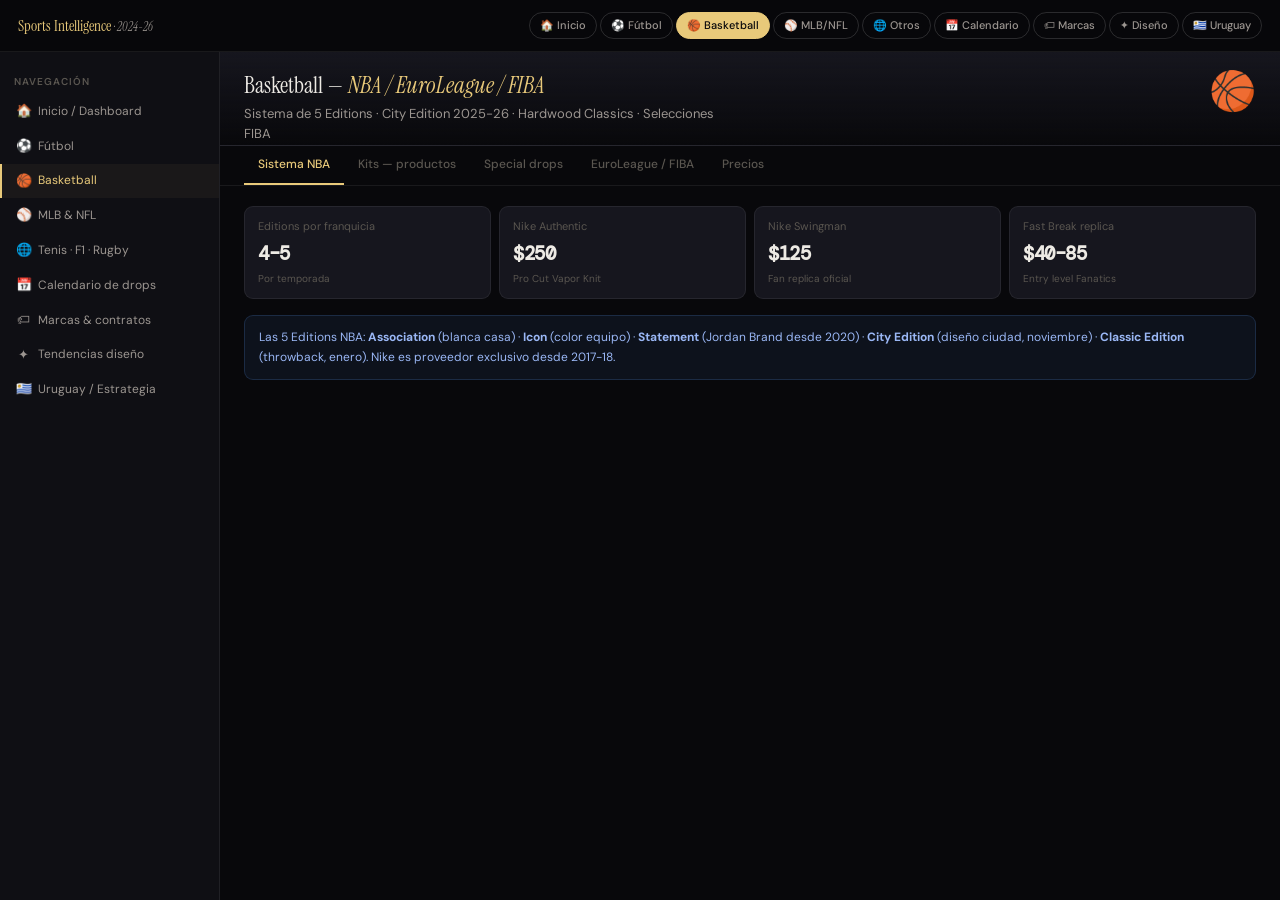
<file: basketball.html>
<!DOCTYPE html>
<html lang="es">
<head>
<meta charset="UTF-8">
<meta name="viewport" content="width=device-width, initial-scale=1.0">
<title>Basketball — Sports Intelligence 2024-26</title>
<link href="https://fonts.googleapis.com/css2?family=Instrument+Serif:ital@0;1&family=DM+Sans:opsz,wght@9..40,400;9..40,500;9..40,600&family=DM+Mono:wght@400;500&display=swap" rel="stylesheet">
<link rel="stylesheet" href="css/style.css">
</head>
<body>
<header id="tb">
  <button id="hm" onclick="tsb()">☰</button>
  <a class="logo" href="index.html">Sports Intelligence <em>· 2024-26</em></a>
  <nav class="tnav"><a href="index.html">🏠 Inicio</a><a href="futbol.html">⚽ Fútbol</a><a href="basketball.html" class="on">🏀 Basketball</a><a href="mlb-nfl.html">⚾ MLB/NFL</a><a href="otros.html">🌐 Otros</a><a href="calendario.html">📅 Calendario</a><a href="marcas.html">🏷 Marcas</a><a href="diseno.html">✦ Diseño</a><a href="uruguay.html">🇺🇾 Uruguay</a></nav>
</header>
<div id="ov" onclick="csb()"></div>
<div id="ly">
<nav id="sb">
  <div class="nlb">Navegación</div>
<a href="index.html" class="ni"><span class="ic">🏠</span>Inicio / Dashboard</a>
<a href="futbol.html" class="ni"><span class="ic">⚽</span>Fútbol</a>
<a href="basketball.html"  class="ni on"><span class="ic">🏀</span>Basketball</a>
<a href="mlb-nfl.html" class="ni"><span class="ic">⚾</span>MLB & NFL</a>
<a href="otros.html" class="ni"><span class="ic">🌐</span>Tenis · F1 · Rugby</a>
<a href="calendario.html" class="ni"><span class="ic">📅</span>Calendario de drops</a>
<a href="marcas.html" class="ni"><span class="ic">🏷</span>Marcas & contratos</a>
<a href="diseno.html" class="ni"><span class="ic">✦</span>Tendencias diseño</a>
<a href="uruguay.html" class="ni"><span class="ic">🇺🇾</span>Uruguay / Estrategia</a>

</nav>
<main id="mn">

<div class="hr"><div><h1>Basketball — <em>NBA / EuroLeague / FIBA</em></h1><p>Sistema de 5 Editions · City Edition 2025-26 · Hardwood Classics · Selecciones FIBA</p></div><div class="hi">🏀</div></div>
<div class="tabs">
  <div class="tab on" onclick="tb(this,'b1')">Sistema NBA</div>
  <div class="tab" onclick="tb(this,'b2')">Kits — productos</div>
  <div class="tab" onclick="tb(this,'b3')">Special drops</div>
  <div class="tab" onclick="tb(this,'b4')">EuroLeague / FIBA</div>
  <div class="tab" onclick="tb(this,'b5')">Precios</div>
</div>
<div class="ct">
<div id="b1" class="pn on">
<div class="sg">
  <div class="sc"><div class="sl">Editions por franquicia</div><div class="sv">4–5</div><div class="ss">Por temporada</div></div>
  <div class="sc"><div class="sl">Nike Authentic</div><div class="sv">$250</div><div class="ss">Pro Cut Vapor Knit</div></div>
  <div class="sc"><div class="sl">Nike Swingman</div><div class="sv">$125</div><div class="ss">Fan replica oficial</div></div>
  <div class="sc"><div class="sl">Fast Break replica</div><div class="sv">$40–85</div><div class="ss">Entry level Fanatics</div></div>
</div>
<div class="ib">Las 5 Editions NBA: <strong>Association</strong> (blanca casa) · <strong>Icon</strong> (color equipo) · <strong>Statement</strong> (Jordan Brand desde 2020) · <strong>City Edition</strong> (diseño ciudad, noviembre) · <strong>Classic Edition</strong> (throwback, enero). Nike es proveedor exclusivo desde 2017-18.</div>
</div>

<div id="b2" class="pn">
<div class="pg">
  <div class="pc">
  <div class="pv" style="background:#280a3a">
    <svg viewBox="0 0 80 80"><rect x="10" y="5" width="60" height="70" rx="8" fill="#552583" stroke="rgba(249,160,27,.35)" stroke-width="1"/><rect x="26" y="5" width="28" height="10" rx="4" fill="#f9a01b" opacity=".3"/><text x="40" y="48" text-anchor="middle" font-size="18" fill="#f9a01b" font-family="monospace" font-weight="700" opacity=".7">23</text></svg>
    <span class="pb2" style="background:rgba(232,201,122,.2);color:#e8c97a">🏀 City Ed.</span>
    <span class="pdrop">Nov 2025</span><span class="pmarca">Nike</span>
  </div>
  <div class="pb"><h3>LA Lakers City Edition 2025-26</h3>
  <div class="ps">Nike · "California Dream" Remix. Triángulo LA + palmeras californianas en negro</div>
  <div class="pt"><span class="t g">NBA</span><span class="t a">City Edition</span><span class="t">Lakers</span></div>
  <div class="pp"><div class="ppr"><span class="ppl">Authentic</span>$250</div><div class="ppr"><span class="ppl">Swingman</span>$125</div><div class="ppr"><span class="ppl">Fast Break</span>$40–85</div></div>
  <div class="pl">
    <a class="lk" href="https://store.nba.com/los-angeles-lakers/city-edition/t-25478568+c-1223050524+z-97-2210389272" target="_blank">NBA Store — Lakers City Ed.</a>
    <a class="lk" href="https://www.dickssportinggoods.com/f/los-angeles-lakers-nba-city-edition-apparel-gear-3452-1561609" target="_blank">Dick's Sporting Goods</a>
    <a class="lk" href="https://global.nbastore.com/en/los-angeles-lakers/city-edition/t-25478568+c-1223050524+z-97-2210389272" target="_blank">Global NBA Store</a>
  </div></div>
  </div>
  <div class="pc">
  <div class="pv" style="background:#0d2012">
    <svg viewBox="0 0 80 80"><rect x="10" y="5" width="60" height="70" rx="8" fill="#007a33" stroke="rgba(200,160,12,.4)" stroke-width="1"/><text x="40" y="48" text-anchor="middle" font-size="18" fill="#c8a00c" font-family="monospace" font-weight="700" opacity=".7">0</text></svg>
    <span class="pb2" style="background:rgba(232,201,122,.2);color:#e8c97a">🏀 City Ed.</span>
    <span class="pdrop">Nov 2025</span><span class="pmarca">Nike</span>
  </div>
  <div class="pb"><h3>Boston Celtics "Gold Standard"</h3>
  <div class="ps">Nike · City Edition 2025-26. Tributo dorado. Campeones NBA 2024 🏆</div>
  <div class="pt"><span class="t g">NBA</span><span class="t a">City Edition</span><span class="t">Campeones 2024</span></div>
  <div class="pp"><div class="ppr"><span class="ppl">Authentic</span>$250</div><div class="ppr"><span class="ppl">Swingman</span>$125</div></div>
  <div class="pl">
    <a class="lk" href="https://store.nba.com/boston-celtics/jerseys" target="_blank">NBA Store — Celtics</a>
    <a class="lk" href="https://www.fanatics.com/nba/boston-celtics" target="_blank">Fanatics</a>
  </div></div>
  </div>
  <div class="pc">
  <div class="pv" style="background:#1a0a10">
    <svg viewBox="0 0 80 80"><rect x="10" y="5" width="60" height="70" rx="8" fill="#98002e" stroke="rgba(249,160,27,.3)" stroke-width="1"/><text x="40" y="48" text-anchor="middle" font-size="18" fill="#f9a01b" font-family="monospace" font-weight="700" opacity=".7">3</text></svg>
    <span class="pb2" style="background:rgba(224,111,168,.2);color:#e06fa8">Vice City</span>
    <span class="pdrop">Nov 2025</span><span class="pmarca">Nike</span>
  </div>
  <div class="pb"><h3>Miami Heat Vice City 2025-26</h3>
  <div class="ps">Nike · Vice City vuelve. La City Edition más icónica de toda la historia NBA</div>
  <div class="pt"><span class="t g">NBA</span><span class="t r">Iconic</span><span class="t">Vice City</span></div>
  <div class="pp"><div class="ppr"><span class="ppl">Authentic</span>$250</div><div class="ppr"><span class="ppl">Swingman</span>$125</div></div>
  <div class="pl">
    <a class="lk" href="https://store.nba.com/miami-heat/jerseys" target="_blank">NBA Store — Heat</a>
    <a class="lk" href="https://stockx.com" target="_blank">StockX (resale)</a>
  </div></div>
  </div>
  <div class="pc">
  <div class="pv" style="background:#0a0a0a">
    <svg viewBox="0 0 80 80"><rect x="10" y="5" width="60" height="70" rx="8" fill="#1a1a1a" stroke="rgba(255,255,255,.15)" stroke-width="1"/><text x="40" y="48" text-anchor="middle" font-size="18" fill="white" font-family="monospace" font-weight="700" opacity=".7">7</text></svg>
    <span class="pb2" style="background:rgba(224,111,168,.2);color:#e06fa8">KAWS Art</span>
    <span class="pdrop">Nov 2024</span><span class="pmarca">Nike</span>
  </div>
  <div class="pb"><h3>Brooklyn Nets × KAWS City Ed.</h3>
  <div class="ps">Nike · Diseñada por artista KAWS. #1 buscada en StockX temporada 2024-25</div>
  <div class="pt"><span class="t g">NBA</span><span class="t a">Art collab</span><span class="t">StockX #1</span></div>
  <div class="pp"><div class="ppr"><span class="ppl">Authentic</span>$250</div><div class="ppr"><span class="ppl">Swingman</span>$125</div></div>
  <div class="pl">
    <a class="lk" href="https://store.nba.com/brooklyn-nets" target="_blank">NBA Store — Nets</a>
    <a class="lk" href="https://stockx.com" target="_blank">StockX (resale)</a>
  </div></div>
  </div>
  <div class="pc">
  <div class="pv" style="background:#2a1a08">
    <svg viewBox="0 0 80 80"><rect x="10" y="5" width="60" height="70" rx="8" fill="#3a2410" stroke="rgba(200,150,12,.3)" stroke-width="1"/><text x="40" y="48" text-anchor="middle" font-size="18" fill="#c8960c" font-family="monospace" font-weight="700" opacity=".7">33</text></svg>
    <span class="pb2" style="background:rgba(232,201,122,.2);color:#e8c97a">Hardwood</span>
    <span class="pdrop">Todo el año</span><span class="pmarca">Mitchell&amp;Ness</span>
  </div>
  <div class="pb"><h3>Hardwood Classics (M&amp;N)</h3>
  <div class="ps">Mitchell & Ness · Throwback retro. Lakers 1987, Bulls 1996, ABA. Siempre disponible</div>
  <div class="pt"><span class="t g">Mitchell & Ness</span><span class="t a">Retro</span><span class="t">Vintage</span></div>
  <div class="pp"><div class="ppr"><span class="ppl">Authentic Vintage</span>$200–350</div><div class="ppr"><span class="ppl">Swingman Retro</span>$100–150</div></div>
  <div class="pl">
    <a class="lk" href="https://www.mitchellandness.com/basketball" target="_blank">mitchellandness.com</a>
    <a class="lk" href="https://www.mitchellandness.co.uk/collections/chinese-new-year" target="_blank">M&N Lunar New Year</a>
  </div></div>
  </div>
  <div class="pc">
  <div class="pv" style="background:#1a0a0a">
    <svg viewBox="0 0 80 80"><rect width="80" height="80" fill="#cc0000" opacity=".12"/><rect x="8" y="8" width="64" height="64" rx="10" fill="#cc0000" opacity=".22"/><text x="40" y="46" text-anchor="middle" font-size="28" dominant-baseline="middle">🐍</text></svg>
    <span class="pb2" style="background:rgba(224,90,58,.2);color:#e05a3a">Lunar New Year</span>
    <span class="pdrop">Ene/Feb 2026</span><span class="pmarca">NBALab×Hyperfly</span>
  </div>
  <div class="pb"><h3>NBA Año Nuevo Lunar 2026</h3>
  <div class="ps">NBALab × Hyperfly · Year of the Snake. Todos los equipos. Sweatshirts, T-shirts, gorras</div>
  <div class="pt"><span class="t r">Edición especial</span><span class="t a">NBALab</span><span class="t">Ene-Feb</span></div>
  <div class="pp"><div class="ppr"><span class="ppl">Sweatshirt</span>$65–90</div><div class="ppr"><span class="ppl">T-shirt</span>$40–55</div><div class="ppr"><span class="ppl">Swingman LNY</span>$120–140</div></div>
  <div class="pl">
    <a class="lk" href="https://store.nba.com/lunar-new-year/c-4525738841+z-901857-3022056735" target="_blank">NBA Store — Lunar New Year</a>
    <a class="lk" href="https://www.fanatics.com/nba/chinese-new-year-gear/o-1381+c-20086061+z-8375-2690202837" target="_blank">Fanatics Chinese New Year</a>
    <a class="lk" href="https://www.footlocker.com/buy/nba-chinese-new-year-jersey-0aez11a" target="_blank">Foot Locker</a>
  </div></div>
  </div>
</div>
</div>

<div id="b3" class="pn">
<div class="cl">
  <div class="cm"><h4>Oct — Inicio</h4><div class="ce eb">Association/Icon/Statement</div><div class="ce es">Opening Night gear</div></div>
  <div class="cm"><h4>Noviembre</h4><div class="ce eb">⭐ NBA City Edition drop</div><div class="ce es">Emirates NBA Cup</div></div>
  <div class="cm"><h4>25 Dic</h4><div class="ce en">🎄 Christmas Day jerseys</div><div class="ce es">Netflix games gear</div></div>
  <div class="cm"><h4>Enero</h4><div class="ce es">🐍 Lunar New Year</div><div class="ce eb">MLK Day (15 ene)</div><div class="ce eb">Classic Edition debuts</div></div>
  <div class="cm"><h4>Febrero</h4><div class="ce eb">🌟 NBA All-Star Weekend</div><div class="ce es">Black History Month</div></div>
  <div class="cm"><h4>Mar–Abr</h4><div class="ce eb">Earned Edition (playoffs)</div></div>
  <div class="cm"><h4>Abr–Jun</h4><div class="ce en">Playoffs express (24h)</div><div class="ce en">Finals championship</div></div>
</div>
<div class="tw"><table>
<thead><tr><th>Drop especial NBA</th><th>Fecha</th><th>Precio</th><th>Link</th></tr></thead>
<tbody>
<tr><td style="font-weight:600">🏀 NBA City Edition 2025-26</td><td class="v">Nov 2025</td><td class="m">Swingman $125 · Authentic $250</td><td class="m"><a href="https://store.nba.com/city-edition" target="_blank">NBA Store City Ed. ↗</a></td></tr>
<tr><td style="font-weight:600">🎄 Christmas Day jerseys</td><td class="v">25 Dic 2025</td><td class="m">Swingman $125–140</td><td class="m"><a href="https://store.nba.com/christmas-gear" target="_blank">NBA Store Christmas ↗</a></td></tr>
<tr><td style="font-weight:600">🐍 Lunar New Year (Year of Snake)</td><td class="v">Ene/Feb 2026</td><td class="m">Sweatshirt $65–90 · Swingman $120–140</td><td class="m"><a href="https://store.nba.com/lunar-new-year/c-4525738841+z-901857-3022056735" target="_blank">NBA Store LNY ↗</a></td></tr>
<tr><td style="font-weight:600">✊ MLK Day Collection</td><td class="v">15 Ene (anual)</td><td class="m">Swingman $125</td><td class="m"><a href="https://store.nba.com" target="_blank">NBA Store ↗</a></td></tr>
<tr><td style="font-weight:600">⭐ NBA All-Star Weekend 2026</td><td class="v">Feb 2026</td><td class="m">All-Star Jersey $125–180</td><td class="m"><a href="https://store.nba.com/all-star-gear" target="_blank">NBA Store All-Star ↗</a></td></tr>
<tr><td style="font-weight:600">Playoffs express merch</td><td class="v">Abr–Jun (24-48h)</td><td class="m">Locker room Tee $30–45</td><td class="m"><a href="https://www.fanatics.com/nba" target="_blank">Fanatics ↗</a></td></tr>
</tbody></table></div>
</div>

<div id="b4" class="pn">
<div class="tw"><table>
<thead><tr><th>Selección / Club</th><th>Marca</th><th>Fan jersey</th><th>Link</th></tr></thead>
<tbody>
<tr><td>USA, Francia, España, Lituania FIBA</td><td class="m">Nike / Jordan Brand</td><td class="v">€89.95</td><td class="m"><a href="https://store.nba.com/usa-basketball" target="_blank">NBA Store USA ↗</a></td></tr>
<tr><td style="color:var(--gold)">Alemania (2024-25), Argentina FIBA (hasta 2032)</td><td class="m" style="color:var(--gold)">PEAK — mayor crecimiento FIBA</td><td class="v">€94.95</td><td class="m"><a href="https://www.peaksport.com" target="_blank">peaksport.com ↗</a></td></tr>
<tr><td>Real Madrid Baloncesto · EuroLeague</td><td class="m">Adidas</td><td class="v">€75–95</td><td class="m"><a href="https://www.realmadrid.com/en/basketball/online-store" target="_blank">realmadrid.com ↗</a></td></tr>
<tr><td>FC Barcelona Basket · EuroLeague</td><td class="m">Nike · 5 jerseys distintos</td><td class="v">€75–95</td><td class="m"><a href="https://store.fcbarcelona.com/collections/basketball" target="_blank">Barça Basket ↗</a></td></tr>
</tbody></table></div>
</div>

<div id="b5" class="pn">
<div class="tw"><table>
<thead><tr><th>Producto</th><th>Precio</th><th>Link</th></tr></thead>
<tbody>
<tr><td>Nike Authentic (cualquier Edition)</td><td class="v">$250</td><td class="m"><a href="https://store.nba.com" target="_blank">NBA Store ↗</a></td></tr>
<tr><td>Nike Swingman fan replica</td><td class="v">$125</td><td class="m"><a href="https://store.nba.com" target="_blank">NBA Store ↗</a></td></tr>
<tr><td>Fanatics Fast Break replica</td><td class="v">$40–85</td><td class="m"><a href="https://www.fanatics.com/nba" target="_blank">Fanatics ↗</a></td></tr>
<tr><td>Mitchell & Ness Hardwood Authentic</td><td class="v">$200–350</td><td class="m"><a href="https://www.mitchellandness.com/basketball" target="_blank">mitchellandness.com ↗</a></td></tr>
<tr><td>NBA Warm-Up Shooting Shirt</td><td class="v">$50–70</td><td class="m"><a href="https://store.nba.com" target="_blank">NBA Store ↗</a></td></tr>
<tr><td>Calcetines Stance NBA (par)</td><td class="v">$18</td><td class="m"><a href="https://www.stance.com/pages/nba" target="_blank">Stance.com ↗</a></td></tr>
<tr><td>Wilson NBA Official Game Ball</td><td class="v">$150–170</td><td class="m"><a href="https://www.wilson.com/en-us/basketball/basketballs" target="_blank">Wilson.com ↗</a></td></tr>
</tbody></table></div>
</div>
</div>
</main>
</div>
<script>
function tsb(){document.getElementById('sb').classList.toggle('open');document.getElementById('ov').classList.toggle('open');}
function csb(){document.getElementById('sb').classList.remove('open');document.getElementById('ov').classList.remove('open');}
function tb(el,pid){
  el.closest('.tabs').querySelectorAll('.tab').forEach(t=>t.classList.remove('on'));
  el.classList.add('on');
  document.querySelectorAll('.pn').forEach(p=>{p.classList.remove('on');p.style.display='none';});
  const pn=document.getElementById(pid);
  if(pn){pn.classList.add('on');pn.style.display='block';}
}
document.querySelectorAll('.pn').forEach((p,i)=>{
  const pns=p.closest('.ct,.ct-nb')?.querySelectorAll(':scope > .pn') || [p];
  p.style.display=([...pns].indexOf(p)===0)?'block':'none';
  if([...pns].indexOf(p)===0) p.classList.add('on');
});
</script>
</body>
</html>
</file>
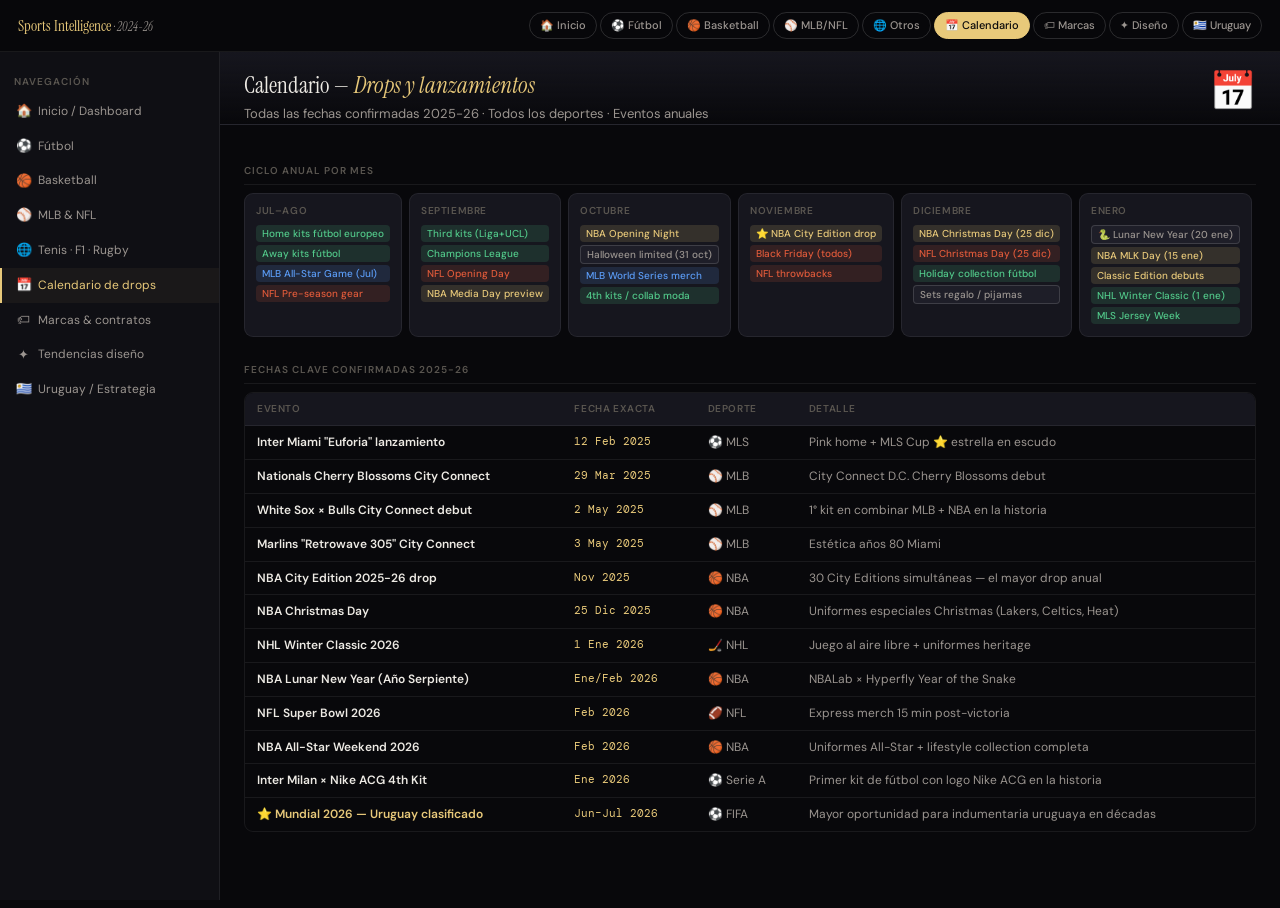
<file: calendario.html>
<!DOCTYPE html>
<html lang="es">
<head>
<meta charset="UTF-8">
<meta name="viewport" content="width=device-width, initial-scale=1.0">
<title>Calendario de Drops — Sports Intelligence 2024-26</title>
<link href="https://fonts.googleapis.com/css2?family=Instrument+Serif:ital@0;1&family=DM+Sans:opsz,wght@9..40,400;9..40,500;9..40,600&family=DM+Mono:wght@400;500&display=swap" rel="stylesheet">
<link rel="stylesheet" href="css/style.css">
</head>
<body>
<header id="tb">
  <button id="hm" onclick="tsb()">☰</button>
  <a class="logo" href="index.html">Sports Intelligence <em>· 2024-26</em></a>
  <nav class="tnav"><a href="index.html">🏠 Inicio</a><a href="futbol.html">⚽ Fútbol</a><a href="basketball.html">🏀 Basketball</a><a href="mlb-nfl.html">⚾ MLB/NFL</a><a href="otros.html">🌐 Otros</a><a href="calendario.html" class="on">📅 Calendario</a><a href="marcas.html">🏷 Marcas</a><a href="diseno.html">✦ Diseño</a><a href="uruguay.html">🇺🇾 Uruguay</a></nav>
</header>
<div id="ov" onclick="csb()"></div>
<div id="ly">
<nav id="sb">
  <div class="nlb">Navegación</div>
<a href="index.html" class="ni"><span class="ic">🏠</span>Inicio / Dashboard</a>
<a href="futbol.html" class="ni"><span class="ic">⚽</span>Fútbol</a>
<a href="basketball.html" class="ni"><span class="ic">🏀</span>Basketball</a>
<a href="mlb-nfl.html" class="ni"><span class="ic">⚾</span>MLB & NFL</a>
<a href="otros.html" class="ni"><span class="ic">🌐</span>Tenis · F1 · Rugby</a>
<a href="calendario.html"  class="ni on"><span class="ic">📅</span>Calendario de drops</a>
<a href="marcas.html" class="ni"><span class="ic">🏷</span>Marcas & contratos</a>
<a href="diseno.html" class="ni"><span class="ic">✦</span>Tendencias diseño</a>
<a href="uruguay.html" class="ni"><span class="ic">🇺🇾</span>Uruguay / Estrategia</a>

</nav>
<main id="mn">

<div class="hr"><div><h1>Calendario — <em>Drops y lanzamientos</em></h1><p>Todas las fechas confirmadas 2025-26 · Todos los deportes · Eventos anuales</p></div><div class="hi">📅</div></div>
<div class="ct">
<div class="st">Ciclo anual por mes</div>
<div class="cl">
  <div class="cm"><h4>Jul–Ago</h4><div class="ce ef">Home kits fútbol europeo</div><div class="ce ef">Away kits fútbol</div><div class="ce em">MLB All-Star Game (Jul)</div><div class="ce en">NFL Pre-season gear</div></div>
  <div class="cm"><h4>Septiembre</h4><div class="ce ef">Third kits (Liga+UCL)</div><div class="ce ef">Champions League</div><div class="ce en">NFL Opening Day</div><div class="ce eb">NBA Media Day preview</div></div>
  <div class="cm"><h4>Octubre</h4><div class="ce eb">NBA Opening Night</div><div class="ce es">Halloween limited (31 oct)</div><div class="ce em">MLB World Series merch</div><div class="ce ef">4th kits / collab moda</div></div>
  <div class="cm"><h4>Noviembre</h4><div class="ce eb">⭐ NBA City Edition drop</div><div class="ce en">Black Friday (todos)</div><div class="ce en">NFL throwbacks</div></div>
  <div class="cm"><h4>Diciembre</h4><div class="ce eb">NBA Christmas Day (25 dic)</div><div class="ce en">NFL Christmas Day (25 dic)</div><div class="ce ef">Holiday collection fútbol</div><div class="ce es">Sets regalo / pijamas</div></div>
  <div class="cm"><h4>Enero</h4><div class="ce es">🐍 Lunar New Year (20 ene)</div><div class="ce eb">NBA MLK Day (15 ene)</div><div class="ce eb">Classic Edition debuts</div><div class="ce ef">NHL Winter Classic (1 ene)</div><div class="ce ef">MLS Jersey Week</div></div>
  <div class="cm"><h4>Febrero</h4><div class="ce eb">🌟 NBA All-Star Weekend</div><div class="ce en">Super Bowl + express merch</div><div class="ce es">Valentine's Day</div><div class="ce eb">Black History Month NBA</div></div>
  <div class="cm"><h4>Mar–Abr</h4><div class="ce em">⚾ MLB Opening + City Connect</div><div class="ce eb">NBA Earned Edition</div><div class="ce ef">FA Cup / Copa del Rey</div><div class="ce en">NFL Draft gear (Abr)</div></div>
  <div class="cm"><h4>May–Jun</h4><div class="ce eb">NBA Playoffs express (24h)</div><div class="ce ef">Champions League Final</div><div class="ce es">Pride Month (Jun)</div><div class="ce ef">Copa América / Eurocopa</div></div>
</div>
<div class="st">Fechas clave confirmadas 2025-26</div>
<div class="tw"><table>
<thead><tr><th>Evento</th><th>Fecha exacta</th><th>Deporte</th><th>Detalle</th></tr></thead>
<tbody>
<tr><td style="font-weight:600">Inter Miami "Euforia" lanzamiento</td><td class="v">12 Feb 2025</td><td class="m">⚽ MLS</td><td class="m">Pink home + MLS Cup ⭐ estrella en escudo</td></tr>
<tr><td style="font-weight:600">Nationals Cherry Blossoms City Connect</td><td class="v">29 Mar 2025</td><td class="m">⚾ MLB</td><td class="m">City Connect D.C. Cherry Blossoms debut</td></tr>
<tr><td style="font-weight:600">White Sox × Bulls City Connect debut</td><td class="v">2 May 2025</td><td class="m">⚾ MLB</td><td class="m">1° kit en combinar MLB + NBA en la historia</td></tr>
<tr><td style="font-weight:600">Marlins "Retrowave 305" City Connect</td><td class="v">3 May 2025</td><td class="m">⚾ MLB</td><td class="m">Estética años 80 Miami</td></tr>
<tr><td style="font-weight:600">NBA City Edition 2025-26 drop</td><td class="v">Nov 2025</td><td class="m">🏀 NBA</td><td class="m">30 City Editions simultáneas — el mayor drop anual</td></tr>
<tr><td style="font-weight:600">NBA Christmas Day</td><td class="v">25 Dic 2025</td><td class="m">🏀 NBA</td><td class="m">Uniformes especiales Christmas (Lakers, Celtics, Heat)</td></tr>
<tr><td style="font-weight:600">NHL Winter Classic 2026</td><td class="v">1 Ene 2026</td><td class="m">🏒 NHL</td><td class="m">Juego al aire libre + uniformes heritage</td></tr>
<tr><td style="font-weight:600">NBA Lunar New Year (Año Serpiente)</td><td class="v">Ene/Feb 2026</td><td class="m">🏀 NBA</td><td class="m">NBALab × Hyperfly Year of the Snake</td></tr>
<tr><td style="font-weight:600">NFL Super Bowl 2026</td><td class="v">Feb 2026</td><td class="m">🏈 NFL</td><td class="m">Express merch 15 min post-victoria</td></tr>
<tr><td style="font-weight:600">NBA All-Star Weekend 2026</td><td class="v">Feb 2026</td><td class="m">🏀 NBA</td><td class="m">Uniformes All-Star + lifestyle collection completa</td></tr>
<tr><td style="font-weight:600">Inter Milan × Nike ACG 4th Kit</td><td class="v">Ene 2026</td><td class="m">⚽ Serie A</td><td class="m">Primer kit de fútbol con logo Nike ACG en la historia</td></tr>
<tr><td style="font-weight:600;color:var(--gold)">⭐ Mundial 2026 — Uruguay clasificado</td><td class="v">Jun–Jul 2026</td><td class="m">⚽ FIFA</td><td class="m">Mayor oportunidad para indumentaria uruguaya en décadas</td></tr>
</tbody></table></div>
</div>
</main>
</div>
<script>
function tsb(){document.getElementById('sb').classList.toggle('open');document.getElementById('ov').classList.toggle('open');}
function csb(){document.getElementById('sb').classList.remove('open');document.getElementById('ov').classList.remove('open');}
function tb(el,pid){
  el.closest('.tabs').querySelectorAll('.tab').forEach(t=>t.classList.remove('on'));
  el.classList.add('on');
  document.querySelectorAll('.pn').forEach(p=>{p.classList.remove('on');p.style.display='none';});
  const pn=document.getElementById(pid);
  if(pn){pn.classList.add('on');pn.style.display='block';}
}
document.querySelectorAll('.pn').forEach((p,i)=>{
  const pns=p.closest('.ct,.ct-nb')?.querySelectorAll(':scope > .pn') || [p];
  p.style.display=([...pns].indexOf(p)===0)?'block':'none';
  if([...pns].indexOf(p)===0) p.classList.add('on');
});
</script>
</body>
</html>
</file>
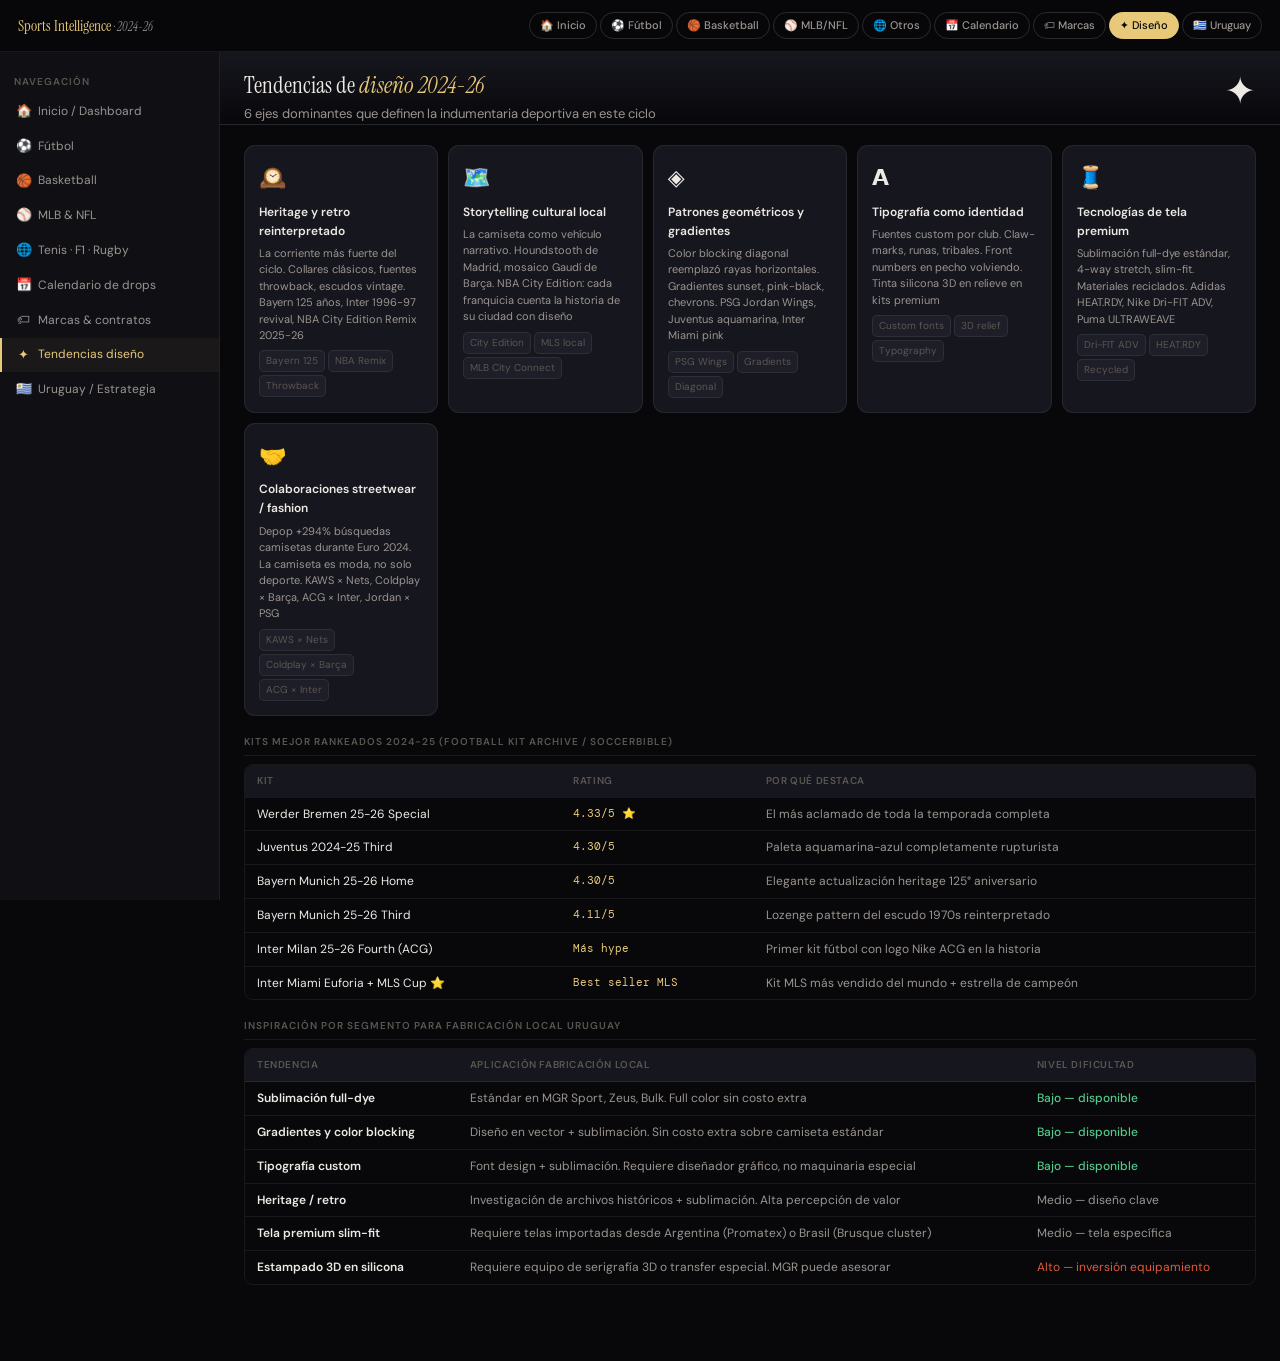
<file: diseno.html>
<!DOCTYPE html>
<html lang="es">
<head>
<meta charset="UTF-8">
<meta name="viewport" content="width=device-width, initial-scale=1.0">
<title>Tendencias de Diseño — Sports Intelligence 2024-26</title>
<link href="https://fonts.googleapis.com/css2?family=Instrument+Serif:ital@0;1&family=DM+Sans:opsz,wght@9..40,400;9..40,500;9..40,600&family=DM+Mono:wght@400;500&display=swap" rel="stylesheet">
<link rel="stylesheet" href="css/style.css">
</head>
<body>
<header id="tb">
  <button id="hm" onclick="tsb()">☰</button>
  <a class="logo" href="index.html">Sports Intelligence <em>· 2024-26</em></a>
  <nav class="tnav"><a href="index.html">🏠 Inicio</a><a href="futbol.html">⚽ Fútbol</a><a href="basketball.html">🏀 Basketball</a><a href="mlb-nfl.html">⚾ MLB/NFL</a><a href="otros.html">🌐 Otros</a><a href="calendario.html">📅 Calendario</a><a href="marcas.html">🏷 Marcas</a><a href="diseno.html" class="on">✦ Diseño</a><a href="uruguay.html">🇺🇾 Uruguay</a></nav>
</header>
<div id="ov" onclick="csb()"></div>
<div id="ly">
<nav id="sb">
  <div class="nlb">Navegación</div>
<a href="index.html" class="ni"><span class="ic">🏠</span>Inicio / Dashboard</a>
<a href="futbol.html" class="ni"><span class="ic">⚽</span>Fútbol</a>
<a href="basketball.html" class="ni"><span class="ic">🏀</span>Basketball</a>
<a href="mlb-nfl.html" class="ni"><span class="ic">⚾</span>MLB & NFL</a>
<a href="otros.html" class="ni"><span class="ic">🌐</span>Tenis · F1 · Rugby</a>
<a href="calendario.html" class="ni"><span class="ic">📅</span>Calendario de drops</a>
<a href="marcas.html" class="ni"><span class="ic">🏷</span>Marcas & contratos</a>
<a href="diseno.html"  class="ni on"><span class="ic">✦</span>Tendencias diseño</a>
<a href="uruguay.html" class="ni"><span class="ic">🇺🇾</span>Uruguay / Estrategia</a>

</nav>
<main id="mn">

<div class="hr"><div><h1>Tendencias de <em>diseño 2024-26</em></h1><p>6 ejes dominantes que definen la indumentaria deportiva en este ciclo</p></div><div class="hi">✦</div></div>
<div class="ct">
<div class="tg">
  <div class="tc"><div class="ti">🕰️</div><h4>Heritage y retro reinterpretado</h4><p>La corriente más fuerte del ciclo. Collares clásicos, fuentes throwback, escudos vintage. Bayern 125 años, Inter 1996-97 revival, NBA City Edition Remix 2025-26</p><div class="tt"><span>Bayern 125</span><span>NBA Remix</span><span>Throwback</span></div></div>
  <div class="tc"><div class="ti">🗺️</div><h4>Storytelling cultural local</h4><p>La camiseta como vehículo narrativo. Houndstooth de Madrid, mosaico Gaudí de Barça. NBA City Edition: cada franquicia cuenta la historia de su ciudad con diseño</p><div class="tt"><span>City Edition</span><span>MLS local</span><span>MLB City Connect</span></div></div>
  <div class="tc"><div class="ti">◈</div><h4>Patrones geométricos y gradientes</h4><p>Color blocking diagonal reemplazó rayas horizontales. Gradientes sunset, pink-black, chevrons. PSG Jordan Wings, Juventus aquamarina, Inter Miami pink</p><div class="tt"><span>PSG Wings</span><span>Gradients</span><span>Diagonal</span></div></div>
  <div class="tc"><div class="ti">𝗔</div><h4>Tipografía como identidad</h4><p>Fuentes custom por club. Claw-marks, runas, tribales. Front numbers en pecho volviendo. Tinta silicona 3D en relieve en kits premium</p><div class="tt"><span>Custom fonts</span><span>3D relief</span><span>Typography</span></div></div>
  <div class="tc"><div class="ti">🧵</div><h4>Tecnologías de tela premium</h4><p>Sublimación full-dye estándar, 4-way stretch, slim-fit. Materiales reciclados. Adidas HEAT.RDY, Nike Dri-FIT ADV, Puma ULTRAWEAVE</p><div class="tt"><span>Dri-FIT ADV</span><span>HEAT.RDY</span><span>Recycled</span></div></div>
  <div class="tc"><div class="ti">🤝</div><h4>Colaboraciones streetwear / fashion</h4><p>Depop +294% búsquedas camisetas durante Euro 2024. La camiseta es moda, no solo deporte. KAWS × Nets, Coldplay × Barça, ACG × Inter, Jordan × PSG</p><div class="tt"><span>KAWS × Nets</span><span>Coldplay × Barça</span><span>ACG × Inter</span></div></div>
</div>
<div class="st">Kits mejor rankeados 2024-25 (Football Kit Archive / SoccerBible)</div>
<div class="tw"><table>
<thead><tr><th>Kit</th><th>Rating</th><th>Por qué destaca</th></tr></thead>
<tbody>
<tr><td>Werder Bremen 25-26 Special</td><td class="v">4.33/5 ⭐</td><td class="m">El más aclamado de toda la temporada completa</td></tr>
<tr><td>Juventus 2024-25 Third</td><td class="v">4.30/5</td><td class="m">Paleta aquamarina-azul completamente rupturista</td></tr>
<tr><td>Bayern Munich 25-26 Home</td><td class="v">4.30/5</td><td class="m">Elegante actualización heritage 125° aniversario</td></tr>
<tr><td>Bayern Munich 25-26 Third</td><td class="v">4.11/5</td><td class="m">Lozenge pattern del escudo 1970s reinterpretado</td></tr>
<tr><td>Inter Milan 25-26 Fourth (ACG)</td><td class="v">Más hype</td><td class="m">Primer kit fútbol con logo Nike ACG en la historia</td></tr>
<tr><td>Inter Miami Euforia + MLS Cup ⭐</td><td class="v">Best seller MLS</td><td class="m">Kit MLS más vendido del mundo + estrella de campeón</td></tr>
</tbody></table></div>
<div class="st">Inspiración por segmento para fabricación local Uruguay</div>
<div class="tw"><table>
<thead><tr><th>Tendencia</th><th>Aplicación fabricación local</th><th>Nivel dificultad</th></tr></thead>
<tbody>
<tr><td style="font-weight:600">Sublimación full-dye</td><td class="m">Estándar en MGR Sport, Zeus, Bulk. Full color sin costo extra</td><td class="g">Bajo — disponible</td></tr>
<tr><td style="font-weight:600">Gradientes y color blocking</td><td class="m">Diseño en vector + sublimación. Sin costo extra sobre camiseta estándar</td><td class="g">Bajo — disponible</td></tr>
<tr><td style="font-weight:600">Tipografía custom</td><td class="m">Font design + sublimación. Requiere diseñador gráfico, no maquinaria especial</td><td class="g">Bajo — disponible</td></tr>
<tr><td style="font-weight:600">Heritage / retro</td><td class="m">Investigación de archivos históricos + sublimación. Alta percepción de valor</td><td class="m">Medio — diseño clave</td></tr>
<tr><td style="font-weight:600">Tela premium slim-fit</td><td class="m">Requiere telas importadas desde Argentina (Promatex) o Brasil (Brusque cluster)</td><td class="m">Medio — tela específica</td></tr>
<tr><td style="font-weight:600">Estampado 3D en silicona</td><td class="m">Requiere equipo de serigrafía 3D o transfer especial. MGR puede asesorar</td><td class="r">Alto — inversión equipamiento</td></tr>
</tbody></table></div>
</div>
</main>
</div>
<script>
function tsb(){document.getElementById('sb').classList.toggle('open');document.getElementById('ov').classList.toggle('open');}
function csb(){document.getElementById('sb').classList.remove('open');document.getElementById('ov').classList.remove('open');}
function tb(el,pid){
  el.closest('.tabs').querySelectorAll('.tab').forEach(t=>t.classList.remove('on'));
  el.classList.add('on');
  document.querySelectorAll('.pn').forEach(p=>{p.classList.remove('on');p.style.display='none';});
  const pn=document.getElementById(pid);
  if(pn){pn.classList.add('on');pn.style.display='block';}
}
document.querySelectorAll('.pn').forEach((p,i)=>{
  const pns=p.closest('.ct,.ct-nb')?.querySelectorAll(':scope > .pn') || [p];
  p.style.display=([...pns].indexOf(p)===0)?'block':'none';
  if([...pns].indexOf(p)===0) p.classList.add('on');
});
</script>
</body>
</html>
</file>
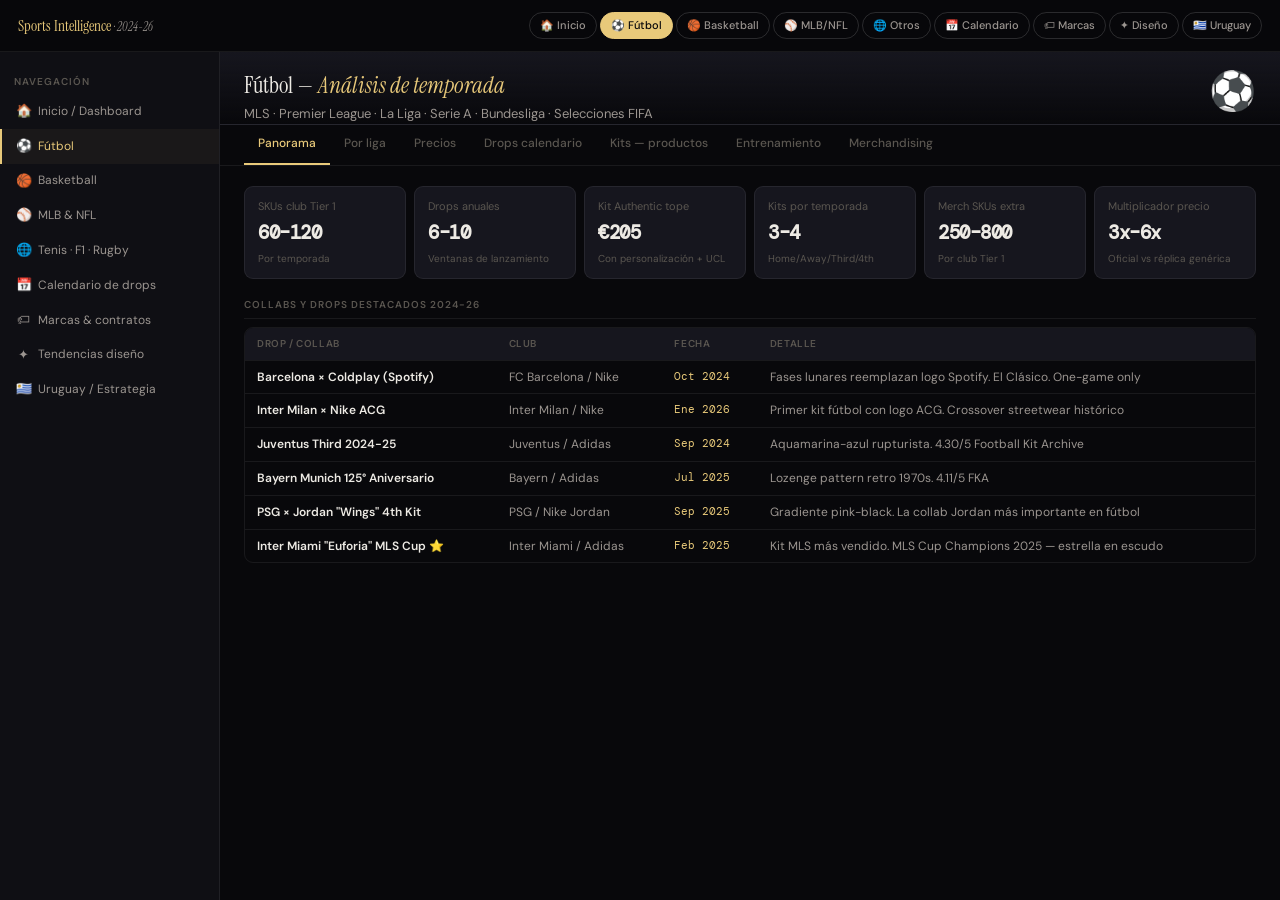
<file: futbol.html>
<!DOCTYPE html>
<html lang="es">
<head>
<meta charset="UTF-8">
<meta name="viewport" content="width=device-width, initial-scale=1.0">
<title>Fútbol — Sports Intelligence 2024-26</title>
<link href="https://fonts.googleapis.com/css2?family=Instrument+Serif:ital@0;1&family=DM+Sans:opsz,wght@9..40,400;9..40,500;9..40,600&family=DM+Mono:wght@400;500&display=swap" rel="stylesheet">
<link rel="stylesheet" href="css/style.css">
</head>
<body>
<header id="tb">
  <button id="hm" onclick="tsb()">☰</button>
  <a class="logo" href="index.html">Sports Intelligence <em>· 2024-26</em></a>
  <nav class="tnav"><a href="index.html">🏠 Inicio</a><a href="futbol.html" class="on">⚽ Fútbol</a><a href="basketball.html">🏀 Basketball</a><a href="mlb-nfl.html">⚾ MLB/NFL</a><a href="otros.html">🌐 Otros</a><a href="calendario.html">📅 Calendario</a><a href="marcas.html">🏷 Marcas</a><a href="diseno.html">✦ Diseño</a><a href="uruguay.html">🇺🇾 Uruguay</a></nav>
</header>
<div id="ov" onclick="csb()"></div>
<div id="ly">
<nav id="sb">
  <div class="nlb">Navegación</div>
<a href="index.html" class="ni"><span class="ic">🏠</span>Inicio / Dashboard</a>
<a href="futbol.html"  class="ni on"><span class="ic">⚽</span>Fútbol</a>
<a href="basketball.html" class="ni"><span class="ic">🏀</span>Basketball</a>
<a href="mlb-nfl.html" class="ni"><span class="ic">⚾</span>MLB & NFL</a>
<a href="otros.html" class="ni"><span class="ic">🌐</span>Tenis · F1 · Rugby</a>
<a href="calendario.html" class="ni"><span class="ic">📅</span>Calendario de drops</a>
<a href="marcas.html" class="ni"><span class="ic">🏷</span>Marcas & contratos</a>
<a href="diseno.html" class="ni"><span class="ic">✦</span>Tendencias diseño</a>
<a href="uruguay.html" class="ni"><span class="ic">🇺🇾</span>Uruguay / Estrategia</a>

</nav>
<main id="mn">

<div class="hr"><div><h1>Fútbol — <em>Análisis de temporada</em></h1><p>MLS · Premier League · La Liga · Serie A · Bundesliga · Selecciones FIFA</p></div><div class="hi">⚽</div></div>
<div class="tabs">
  <div class="tab on" onclick="tb(this,'f1')">Panorama</div>
  <div class="tab" onclick="tb(this,'f2')">Por liga</div>
  <div class="tab" onclick="tb(this,'f3')">Precios</div>
  <div class="tab" onclick="tb(this,'f4')">Drops calendario</div>
  <div class="tab" onclick="tb(this,'f5')">Kits — productos</div>
  <div class="tab" onclick="tb(this,'f6')">Entrenamiento</div>
  <div class="tab" onclick="tb(this,'f7')">Merchandising</div>
</div>
<div class="ct">

<div id="f1" class="pn on">
<div class="sg">
  <div class="sc"><div class="sl">SKUs club Tier 1</div><div class="sv">60–120</div><div class="ss">Por temporada</div></div>
  <div class="sc"><div class="sl">Drops anuales</div><div class="sv">6–10</div><div class="ss">Ventanas de lanzamiento</div></div>
  <div class="sc"><div class="sl">Kit Authentic tope</div><div class="sv">€205</div><div class="ss">Con personalización + UCL</div></div>
  <div class="sc"><div class="sl">Kits por temporada</div><div class="sv">3–4</div><div class="ss">Home/Away/Third/4th</div></div>
  <div class="sc"><div class="sl">Merch SKUs extra</div><div class="sv">250–800</div><div class="ss">Por club Tier 1</div></div>
  <div class="sc"><div class="sl">Multiplicador precio</div><div class="sv">3x–6x</div><div class="ss">Oficial vs réplica genérica</div></div>
</div>
<div class="st">Collabs y drops destacados 2024-26</div>
<div class="tw"><table>
<thead><tr><th>Drop / Collab</th><th>Club</th><th>Fecha</th><th>Detalle</th></tr></thead>
<tbody>
<tr><td style="font-weight:600">Barcelona × Coldplay (Spotify)</td><td class="m">FC Barcelona / Nike</td><td class="v">Oct 2024</td><td class="m">Fases lunares reemplazan logo Spotify. El Clásico. One-game only</td></tr>
<tr><td style="font-weight:600">Inter Milan × Nike ACG</td><td class="m">Inter Milan / Nike</td><td class="v">Ene 2026</td><td class="m">Primer kit fútbol con logo ACG. Crossover streetwear histórico</td></tr>
<tr><td style="font-weight:600">Juventus Third 2024-25</td><td class="m">Juventus / Adidas</td><td class="v">Sep 2024</td><td class="m">Aquamarina-azul rupturista. 4.30/5 Football Kit Archive</td></tr>
<tr><td style="font-weight:600">Bayern Munich 125° Aniversario</td><td class="m">Bayern / Adidas</td><td class="v">Jul 2025</td><td class="m">Lozenge pattern retro 1970s. 4.11/5 FKA</td></tr>
<tr><td style="font-weight:600">PSG × Jordan "Wings" 4th Kit</td><td class="m">PSG / Nike Jordan</td><td class="v">Sep 2025</td><td class="m">Gradiente pink-black. La collab Jordan más importante en fútbol</td></tr>
<tr><td style="font-weight:600">Inter Miami "Euforia" MLS Cup ⭐</td><td class="m">Inter Miami / Adidas</td><td class="v">Feb 2025</td><td class="m">Kit MLS más vendido. MLS Cup Champions 2025 — estrella en escudo</td></tr>
</tbody></table></div>
</div>

<div id="f2" class="pn">
<div class="tw"><table>
<thead><tr><th>Liga</th><th>Proveedor</th><th>Contrato destacado</th><th>Authentic</th><th>Replica</th></tr></thead>
<tbody>
<tr><td style="font-weight:600">🏴󠁧󠁢󠁥󠁮󠁧󠁿 Premier League</td><td class="m">Adidas, Puma, Nike, Castore</td><td class="m">Man City–Puma £100M/año (récord PL)</td><td class="v">£125</td><td class="v">£80</td></tr>
<tr><td style="font-weight:600">🇪🇸 La Liga</td><td class="m">Adidas (RM), Nike (Barça), Puma</td><td class="m">Barça–Nike €122M/año (mayor La Liga)</td><td class="v">€150–205</td><td class="v">€90–110</td></tr>
<tr><td style="font-weight:600">🇮🇹 Serie A</td><td class="m">Adidas (Juve hasta 2037), Nike</td><td class="m">Juventus–Adidas hasta 2037</td><td class="v">€150</td><td class="v">€95</td></tr>
<tr><td style="font-weight:600">🇩🇪 Bundesliga</td><td class="m">Adidas (Bayern, Dortmund), Nike</td><td class="m">Bayern–Adidas multianual</td><td class="v">€150</td><td class="v">€95</td></tr>
<tr><td style="font-weight:600">🇺🇸 MLS</td><td class="m">Adidas exclusiva toda la liga</td><td class="m">Inter Miami Euforia — kit más vendido 2025</td><td class="v">$130</td><td class="v">$89–110</td></tr>
<tr><td style="font-weight:600">🇫🇷 Ligue 1</td><td class="m">Nike + Jordan (PSG desde 2018)</td><td class="m">PSG–Nike hasta 2032 + Jordan collab</td><td class="v">€150</td><td class="v">€100</td></tr>
</tbody></table></div>
</div>

<div id="f3" class="pn">
<div class="tw"><table>
<thead><tr><th>Producto</th><th>Precio oficial</th><th>Réplica genérica</th><th>Producción local UY</th></tr></thead>
<tbody>
<tr><td>Camiseta Authentic</td><td class="v">€150–205</td><td class="m">$35–55</td><td class="g">$8–14 costo fab.</td></tr>
<tr><td>Camiseta Replica fan</td><td class="v">€90–110</td><td class="m">$25–40</td><td class="g">$8–14 costo fab.</td></tr>
<tr><td>Kit infantil completo</td><td class="v">€60–110</td><td class="m">$20–35</td><td class="g">$10–18 costo fab.</td></tr>
<tr><td>Tracksuit entrenamiento</td><td class="v">€130–180</td><td class="m">$40–60</td><td class="g">$28–45 costo fab.</td></tr>
<tr><td>Anthem Jacket</td><td class="v">€90–177</td><td class="m">$30–50</td><td class="g">$18–32 costo fab.</td></tr>
<tr><td>Hoodie lifestyle</td><td class="v">€60–100</td><td class="m">$25–40</td><td class="g">$12–22 costo fab.</td></tr>
<tr><td>Bufanda jacquard</td><td class="v">$18–25</td><td class="m">$8–12</td><td class="g">$4–8 costo fab.</td></tr>
</tbody></table></div>
</div>

<div id="f4" class="pn">
<div class="cl">
  <div class="cm"><h4>Jul–Ago</h4><div class="ce ef">Home kits lanzamiento</div><div class="ce ef">Away kits</div><div class="ce es">Pre-season training</div></div>
  <div class="cm"><h4>Septiembre</h4><div class="ce ef">Third kits (Liga+UCL)</div><div class="ce ef">Champions League</div></div>
  <div class="cm"><h4>Octubre</h4><div class="ce es">Halloween limited ed.</div><div class="ce ef">4th kits / collab moda</div></div>
  <div class="cm"><h4>Noviembre</h4><div class="ce en">Black Friday</div><div class="ce es">Mid-season drops</div></div>
  <div class="cm"><h4>Diciembre</h4><div class="ce ef">Christmas collection</div><div class="ce es">Sets regalo / pijamas</div></div>
  <div class="cm"><h4>Enero</h4><div class="ce es">🐍 Lunar New Year kits</div><div class="ce ef">MLS Jersey Week</div></div>
  <div class="cm"><h4>Feb–Mar</h4><div class="ce es">Valentine's Day</div><div class="ce ef">Cup special kits</div></div>
  <div class="cm"><h4>May–Jun</h4><div class="ce ef">Champions Final kit</div><div class="ce es">Pride collection</div></div>
</div>
</div>

<div id="f5" class="pn">
<div class="pg">
  <div class="pc">
  <div class="pv" style="background:#e8e5df">
    <svg viewBox="0 0 80 80"><path d="M20 6L6 22l9 4v44h50V26l9-4L60 6Q40 1 20 6Z" fill="white" stroke="#ccc" stroke-width="1"/><path d="M29 7Q40 14 51 7" fill="none" stroke="#c8a050" stroke-width="1.5" opacity=".6"/><text x="40" y="50" text-anchor="middle" font-size="14" fill="#c8a050" font-family="monospace" font-weight="700" opacity=".7">10</text></svg>
    <span class="pb2" style="background:rgba(82,201,138,.2);color:#52c98a">⚽ La Liga</span>
    <span class="pdrop">Jul 2025</span><span class="pmarca">Adidas</span>
  </div>
  <div class="pb"><h3>Real Madrid Home 2025-26</h3>
  <div class="ps">Adidas HEAT.RDY · Blanco clásico, patrón inspirado en el Bernabéu renovado</div>
  <div class="pt"><span class="t g">Adidas</span><span class="t a">Home kit</span><span class="t">La Liga</span><span class="t">UCL</span></div>
  <div class="pp"><div class="ppr"><span class="ppl">Authentic</span>€150–205</div><div class="ppr"><span class="ppl">Replica</span>€90–110</div><div class="ppr"><span class="ppl">Kids</span>€60–80</div></div>
  <div class="pl">
    <a class="lk" href="https://us.shop.realmadrid.com/es/products/rmcfmz0899-mens-home-jersey-25-26-white" target="_blank">Tienda oficial Real Madrid</a>
    <a class="lk" href="https://www.adidas.com/us/real-madrid-25-26-home-authentic-jersey/JV5918.html" target="_blank">Adidas.com — Authentic</a>
    <a class="lk" href="https://www.worldsoccershop.com/buy/real-madrid-2025-2026-jerseys" target="_blank">World Soccer Shop</a>
  </div>
  <div class="loc">🇺🇾 Fab. local: $8–14 costo · B2C $25–45 · ~55% margen</div></div>
  </div>

  <div class="pc">
  <div class="pv" style="background:#003087">
    <svg viewBox="0 0 80 80"><clipPath id="cb"><path d="M20 6L6 22l9 4v44h50V26l9-4L60 6Q40 1 20 6Z"/></clipPath><path d="M20 6L6 22l9 4v44h50V26l9-4L60 6Q40 1 20 6Z" fill="#003087" stroke="rgba(255,255,255,.2)" stroke-width="1"/><g clip-path="url(#cb)"><rect x="28" y="0" width="9" height="80" fill="#a50044" opacity=".8"/><rect x="44" y="0" width="9" height="80" fill="#a50044" opacity=".8"/></g></svg>
    <span class="pb2" style="background:rgba(82,201,138,.2);color:#52c98a">⚽ La Liga</span>
    <span class="pdrop">Jul 2025</span><span class="pmarca">Nike</span>
  </div>
  <div class="pb"><h3>FC Barcelona Home 2025-26</h3>
  <div class="ps">Nike Dri-FIT ADV · Azulgrana. Nike €122M/año — mayor contrato La Liga</div>
  <div class="pt"><span class="t g">Nike</span><span class="t a">Home kit</span><span class="t">UCL</span></div>
  <div class="pp"><div class="ppr"><span class="ppl">Authentic</span>€150</div><div class="ppr"><span class="ppl">Replica</span>€100</div></div>
  <div class="pl">
    <a class="lk" href="https://store.fcbarcelona.com/collections/jerseys" target="_blank">store.fcbarcelona.com</a>
    <a class="lk" href="https://www.nike.com/w/barcelona-jerseys" target="_blank">Nike.com</a>
  </div>
  <div class="loc">🇺🇾 Fab. local: $8–14 costo · B2C $25–45</div></div>
  </div>

  <div class="pc">
  <div class="pv" style="background:#f4c2d4">
    <svg viewBox="0 0 80 80"><path d="M20 6L6 22l9 4v44h50V26l9-4L60 6Q40 1 20 6Z" fill="#f7c8d8" stroke="#e8a8c0" stroke-width="1"/><text x="40" y="50" text-anchor="middle" font-size="14" fill="#231f4b" font-family="monospace" font-weight="700" opacity=".7">10</text></svg>
    <span class="pb2" style="background:rgba(82,201,138,.2);color:#52c98a">⚽ MLS 🏆</span>
    <span class="pdrop">Feb 2025</span><span class="pmarca">Adidas</span>
  </div>
  <div class="pb"><h3>Inter Miami "Euforia" MLS Cup ⭐</h3>
  <div class="ps">Adidas · Pink home. Kit MLS más vendido del mundo. MLS Cup Champions 2025</div>
  <div class="pt"><span class="t g">Best seller</span><span class="t a">MLS Cup ⭐</span><span class="t">Messi</span></div>
  <div class="pp"><div class="ppr"><span class="ppl">Auth Messi</span>$194.99</div><div class="ppr"><span class="ppl">Replica</span>$89–130</div></div>
  <div class="pl">
    <a class="lk" href="https://www.mlsstore.com/es/inter-miami-cf/mens-inter-miami-cf-lionel-messi-adidas-light-pink-2025-euforia-replica-player-jersey/t-21257796+p-572267848552586+z-9-2563664462" target="_blank">MLSStore — Messi Replica</a>
    <a class="lk" href="https://www.fanatics.com/mls/inter-miami-cf/o-3577+t-76706629+z-97877-2244091536" target="_blank">Fanatics — Authentic $194</a>
    <a class="lk" href="https://www.worldsoccershop.com/shop/details/inter-miami-cf-2025-home-jersey-by-adidas_A1108753" target="_blank">World Soccer Shop</a>
  </div>
  <div class="loc">🇺🇾 Rosa similar: $8–14 costo · B2C $30–50</div></div>
  </div>

  <div class="pc">
  <div class="pv" style="background:#dc052d">
    <svg viewBox="0 0 80 80"><path d="M20 6L6 22l9 4v44h50V26l9-4L60 6Q40 1 20 6Z" fill="#dc052d" stroke="rgba(255,255,255,.2)" stroke-width="1"/><text x="40" y="50" text-anchor="middle" font-size="14" fill="white" font-family="monospace" font-weight="700" opacity=".7">10</text></svg>
    <span class="pb2" style="background:rgba(232,201,122,.2);color:#e8c97a">125 Años</span>
    <span class="pdrop">Jul 2025</span><span class="pmarca">Adidas</span>
  </div>
  <div class="pb"><h3>Bayern Munich Home 2025-26</h3>
  <div class="ps">Adidas · 125° aniversario. Lozenge pattern retro 1970s. 4.11/5 Football Kit Archive</div>
  <div class="pt"><span class="t g">Adidas</span><span class="t a">Aniversario</span><span class="t">Bundesliga</span></div>
  <div class="pp"><div class="ppr"><span class="ppl">Authentic</span>€150</div><div class="ppr"><span class="ppl">Replica</span>€95</div></div>
  <div class="pl">
    <a class="lk" href="https://store.fcbayern.com/en/jerseys" target="_blank">store.fcbayern.com</a>
    <a class="lk" href="https://www.adidas.com/us/fc-bayern-munich" target="_blank">Adidas.com</a>
  </div>
  <div class="loc">🇺🇾 Fab. local: $8–14 costo</div></div>
  </div>

  <div class="pc">
  <div class="pv" style="background:#1a0a2a">
    <svg viewBox="0 0 80 80"><defs><linearGradient id="gp" x1="0" y1="0" x2="1" y2="1"><stop offset="0" stop-color="#2d1048"/><stop offset="1" stop-color="#ff64b4" stop-opacity=".6"/></linearGradient></defs>
    <path d="M20 6L6 22l9 4v44h50V26l9-4L60 6Q40 1 20 6Z" fill="url(#gp)" stroke="rgba(255,100,180,.3)" stroke-width="1"/><text x="40" y="50" text-anchor="middle" font-size="14" fill="#ff64b4" font-family="monospace" font-weight="700" opacity=".7">10</text></svg>
    <span class="pb2" style="background:rgba(224,111,168,.2);color:#e06fa8">Jordan Brand</span>
    <span class="pdrop">Sep 2025</span><span class="pmarca">Nike/Jordan</span>
  </div>
  <div class="pb"><h3>PSG × Jordan "Wings" 4th Kit</h3>
  <div class="ps">Nike/Jordan · Gradiente pink-black. La collab Jordan más importante en fútbol</div>
  <div class="pt"><span class="t r">Limitado</span><span class="t a">Jordan Brand</span><span class="t">4th kit</span></div>
  <div class="pp"><div class="ppr"><span class="ppl">Collab kit</span>€160–200</div></div>
  <div class="pl">
    <a class="lk" href="https://www.psg.fr/en/jersey-kits" target="_blank">psg.fr — tienda oficial</a>
    <a class="lk" href="https://www.nike.com/w/psg-jerseys" target="_blank">Nike.com</a>
  </div>
  <div class="loc">🇺🇾 Gradiente similar: $10–16 costo</div></div>
  </div>

  <div class="pc">
  <div class="pv" style="background:#4a90c8">
    <svg viewBox="0 0 80 80"><path d="M20 6L6 22l9 4v44h50V26l9-4L60 6Q40 1 20 6Z" fill="#5ba4cf" stroke="rgba(255,255,255,.25)" stroke-width="1"/><text x="40" y="50" text-anchor="middle" font-size="13" fill="white" font-family="monospace" font-weight="700" opacity=".8">URU</text></svg>
    <span class="pb2" style="background:rgba(91,156,246,.2);color:#5b9cf6">🌍 Selección</span>
    <span class="pdrop">Jun 2026 Mundial</span><span class="pmarca">Puma</span>
  </div>
  <div class="pb"><h3>Uruguay Selección 2024-26</h3>
  <div class="ps">Puma · Celeste titular + away blanca. Proveedor desde 2017. Clasificado Mundial 2026</div>
  <div class="pt"><span class="t g">Puma</span><span class="t a">FIFA</span><span class="t">Mundial 2026</span></div>
  <div class="pp"><div class="ppr"><span class="ppl">Replica fan</span>~$85–110</div><div class="ppr"><span class="ppl">Authentic</span>~$130–150</div></div>
  <div class="pl">
    <a class="lk" href="https://www.puma.com/en/uruguay" target="_blank">Puma.com Uruguay</a>
    <a class="lk" href="https://www.fanatics.com/soccer/uruguay" target="_blank">Fanatics</a>
    <a class="lk" href="https://www.worldsoccershop.com/national-teams/uruguay-soccer-jerseys" target="_blank">World Soccer Shop</a>
  </div>
  <div class="loc">🇺🇾 Kit celeste propio: $8–14 costo · B2C $30–55</div></div>
  </div>
</div>
</div>

<div id="f6" class="pn">
<div class="gb">✅ <strong>Sin licencia requerida:</strong> Toda la indumentaria de entrenamiento puede fabricarse con diseño propio.</div>
<div class="tw"><table>
<thead><tr><th>Prenda</th><th>Nomenclatura inglés</th><th>Precio oficial</th><th>Fab. local UY</th></tr></thead>
<tbody>
<tr><td style="font-weight:600">Camiseta de entrenamiento</td><td class="m">Training Top / Strike Top / Tiro Top</td><td class="v">€50–70</td><td class="g">$5–9 costo</td></tr>
<tr><td style="font-weight:600">Camiseta pre-partido</td><td class="m">Pre-Match Jersey / Pre-Match Shirt</td><td class="v">€70–100</td><td class="g">$7–12 costo</td></tr>
<tr><td style="font-weight:600">Short de entrenamiento</td><td class="m">Training Shorts</td><td class="v">€35–45</td><td class="g">$4–7 costo</td></tr>
<tr><td style="font-weight:600">Pantalón largo</td><td class="m">Training Pants / Tiro Pants / Strike Pants</td><td class="v">€70–90</td><td class="g">$8–14 costo</td></tr>
<tr><td style="font-weight:600">Campera entrenamiento</td><td class="m">Training Jacket / Track Top</td><td class="v">€90–130</td><td class="g">$12–20 costo</td></tr>
<tr><td style="font-weight:600">Anthem Jacket / Bench Coat</td><td class="m">Anthem Jacket / Padded Bench Coat</td><td class="v">€90–200</td><td class="g">$14–35 costo</td></tr>
<tr><td style="font-weight:600">Tracksuit completo</td><td class="m">Campera + pantalón training</td><td class="v">€130–180</td><td class="g">$28–45 costo</td></tr>
<tr><td style="font-weight:600">Camiseta arquero</td><td class="m">Goalkeeper Jersey / GK Shirt (2-3 colores)</td><td class="v">€100–150</td><td class="g">$8–14 costo</td></tr>
<tr><td style="font-weight:600">Bibs / Pecheras</td><td class="m">Training Bibs (sin licencia)</td><td class="v">€10–20</td><td class="g">$2–4 costo</td></tr>
<tr><td style="font-weight:600">Base layer / térmica</td><td class="m">Compression Base Layer / Tights</td><td class="v">€40–70</td><td class="g">$6–12 costo</td></tr>
</tbody></table></div>
</div>

<div id="f7" class="pn">
<div class="st">Textil</div>
<div class="tw"><table>
<thead><tr><th>Producto</th><th>Precio oficial</th><th>Costo fab. UY</th><th>Link</th></tr></thead>
<tbody>
<tr><td>Bufanda jacquard oficial</td><td class="v">$18–25</td><td class="g">$4–8</td><td class="m"><a href="https://store.chelseafc.com/en/chelsea-gifts-and-accessories" target="_blank">Chelsea Store ↗</a></td></tr>
<tr><td>Beanie / Gorro knit</td><td class="v">€15–25</td><td class="g">$4–8</td><td class="m"><a href="https://shop.cpfc.co.uk/" target="_blank">Crystal Palace 261+ ↗</a></td></tr>
<tr><td>Hoodie lifestyle</td><td class="v">€60–100</td><td class="g">$12–22</td><td class="m"><a href="https://store.nba.com" target="_blank">NBA Store ↗</a></td></tr>
<tr><td>T-shirt gráfica fan</td><td class="v">€25–40</td><td class="g">$4–8</td><td class="m"><a href="https://www.mlsstore.com" target="_blank">MLS Store ↗</a></td></tr>
<tr><td>Medias / calcetines (par)</td><td class="v">€8–18</td><td class="g">$2–5</td><td class="m"><a href="https://www.stance.com/pages/nba" target="_blank">Stance NBA $18 ↗</a></td></tr>
<tr><td>Gorras New Era 9FIFTY</td><td class="v">$32–42</td><td class="g">No fab. (licencia)</td><td class="m"><a href="https://www.neweracap.com/collections/nba" target="_blank">New Era NBA ↗</a></td></tr>
<tr><td>Toalla de playa 150×75cm</td><td class="v">$15–25</td><td class="g">$4–8</td><td class="m"><a href="https://shop.cpfc.co.uk/" target="_blank">Crystal Palace ↗</a></td></tr>
<tr><td>Manta fleece 130×170cm</td><td class="v">€20–40</td><td class="g">$8–15</td><td class="m"><a href="https://store.chelseafc.com" target="_blank">Chelsea Store ↗</a></td></tr>
</tbody></table></div>
<div class="st">Bolsos & billeteras</div>
<div class="tw"><table>
<thead><tr><th>Producto</th><th>Precio</th><th>Link</th></tr></thead>
<tbody>
<tr><td>Mochila / Backpack Nike Heritage</td><td class="v">$27–54</td><td class="m"><a href="https://store.chelseafc.com/en/chelsea-gifts-and-accessories" target="_blank">Chelsea Store ↗</a></td></tr>
<tr><td>Bolso lateral / Side Bag</td><td class="v">$13–22</td><td class="m"><a href="https://store.chelseafc.com/en/chelsea-gifts-and-accessories" target="_blank">Chelsea Side Bag $13 ↗</a></td></tr>
<tr><td>Billetera / Wallet PU leather</td><td class="v">€15–30</td><td class="m"><a href="https://shop.cpfc.co.uk/" target="_blank">Crystal Palace ↗</a></td></tr>
<tr><td>Trolley / Maleta de viaje</td><td class="v">$80–140</td><td class="m"><a href="https://footballmerchandise.net/product-category/licenced-products/luggage/" target="_blank">Football Souvenir ↗</a></td></tr>
</tbody></table></div>
<div class="st">Hogar, vasos & accesorios</div>
<div class="tw"><table>
<thead><tr><th>Producto</th><th>Precio</th><th>Link</th></tr></thead>
<tbody>
<tr><td>Taza cerámica 11oz</td><td class="v">$11–15</td><td class="m"><a href="https://store.chelseafc.com/en/chelsea-gifts-and-accessories" target="_blank">Chelsea Metallic Mug $11 ↗</a></td></tr>
<tr><td>Travel mug / Termo 400ml</td><td class="v">$18–30</td><td class="m"><a href="https://www.merchandisingplaza.us/Football-Merchandise/Travel-mug-Football/1_597/cp" target="_blank">MerchPlaza ↗</a></td></tr>
<tr><td>Pinta oficial 640ml</td><td class="v">€10–18</td><td class="m"><a href="https://shop.cpfc.co.uk/" target="_blank">Crystal Palace 49+ glassware ↗</a></td></tr>
<tr><td>Reloj de pared</td><td class="v">€20–45</td><td class="m"><a href="https://www.fanzonett.com/collections/football-clubs" target="_blank">Fan Zone TT (Barça) ↗</a></td></tr>
<tr><td>Llavero / Imán / Pin</td><td class="v">€4–15</td><td class="m"><a href="https://shop.cpfc.co.uk/" target="_blank">Crystal Palace 239+ ↗</a></td></tr>
<tr><td>Wilson NBA Official Game Ball</td><td class="v">$150–170</td><td class="m"><a href="https://www.wilson.com/en-us/basketball/basketballs" target="_blank">Wilson.com ↗</a></td></tr>
</tbody></table></div>
</div>

</div>
</main>
</div>
<script>
function tsb(){document.getElementById('sb').classList.toggle('open');document.getElementById('ov').classList.toggle('open');}
function csb(){document.getElementById('sb').classList.remove('open');document.getElementById('ov').classList.remove('open');}
function tb(el,pid){
  el.closest('.tabs').querySelectorAll('.tab').forEach(t=>t.classList.remove('on'));
  el.classList.add('on');
  document.querySelectorAll('.pn').forEach(p=>{p.classList.remove('on');p.style.display='none';});
  const pn=document.getElementById(pid);
  if(pn){pn.classList.add('on');pn.style.display='block';}
}
document.querySelectorAll('.pn').forEach((p,i)=>{
  const pns=p.closest('.ct,.ct-nb')?.querySelectorAll(':scope > .pn') || [p];
  p.style.display=([...pns].indexOf(p)===0)?'block':'none';
  if([...pns].indexOf(p)===0) p.classList.add('on');
});
</script>
</body>
</html>
</file>
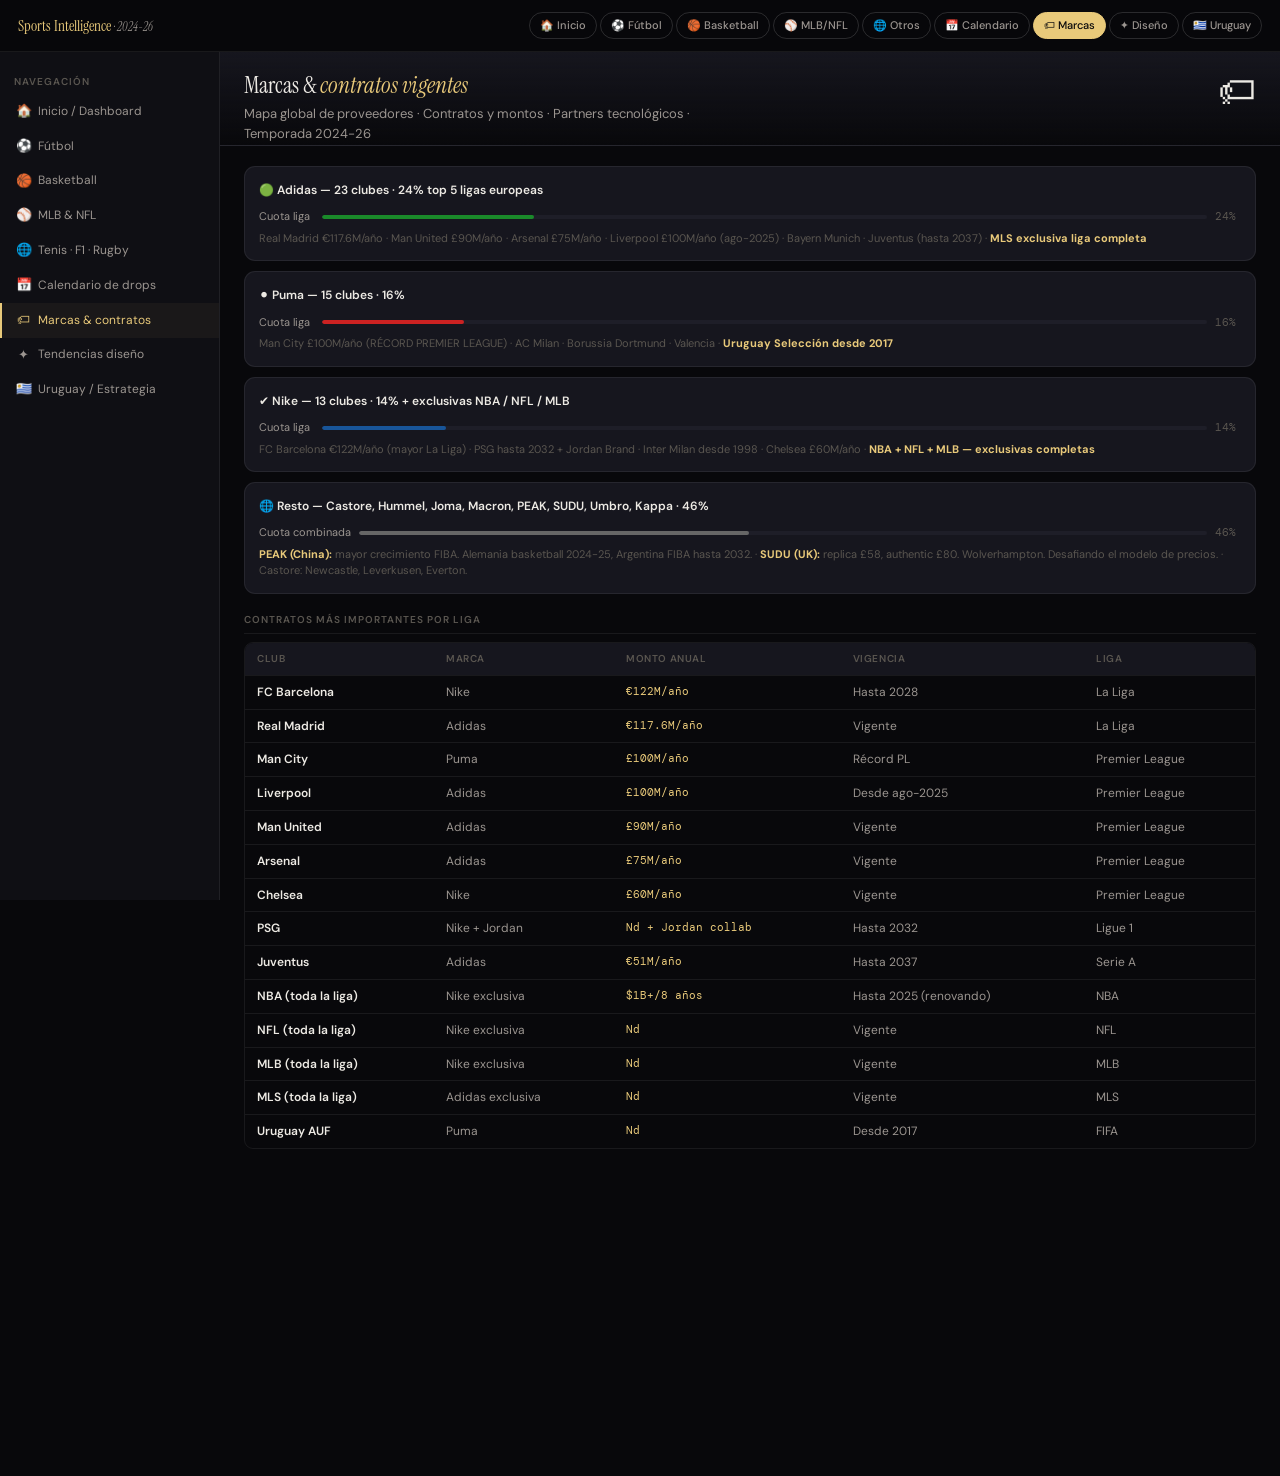
<file: marcas.html>
<!DOCTYPE html>
<html lang="es">
<head>
<meta charset="UTF-8">
<meta name="viewport" content="width=device-width, initial-scale=1.0">
<title>Marcas & Contratos — Sports Intelligence 2024-26</title>
<link href="https://fonts.googleapis.com/css2?family=Instrument+Serif:ital@0;1&family=DM+Sans:opsz,wght@9..40,400;9..40,500;9..40,600&family=DM+Mono:wght@400;500&display=swap" rel="stylesheet">
<link rel="stylesheet" href="css/style.css">
</head>
<body>
<header id="tb">
  <button id="hm" onclick="tsb()">☰</button>
  <a class="logo" href="index.html">Sports Intelligence <em>· 2024-26</em></a>
  <nav class="tnav"><a href="index.html">🏠 Inicio</a><a href="futbol.html">⚽ Fútbol</a><a href="basketball.html">🏀 Basketball</a><a href="mlb-nfl.html">⚾ MLB/NFL</a><a href="otros.html">🌐 Otros</a><a href="calendario.html">📅 Calendario</a><a href="marcas.html" class="on">🏷 Marcas</a><a href="diseno.html">✦ Diseño</a><a href="uruguay.html">🇺🇾 Uruguay</a></nav>
</header>
<div id="ov" onclick="csb()"></div>
<div id="ly">
<nav id="sb">
  <div class="nlb">Navegación</div>
<a href="index.html" class="ni"><span class="ic">🏠</span>Inicio / Dashboard</a>
<a href="futbol.html" class="ni"><span class="ic">⚽</span>Fútbol</a>
<a href="basketball.html" class="ni"><span class="ic">🏀</span>Basketball</a>
<a href="mlb-nfl.html" class="ni"><span class="ic">⚾</span>MLB & NFL</a>
<a href="otros.html" class="ni"><span class="ic">🌐</span>Tenis · F1 · Rugby</a>
<a href="calendario.html" class="ni"><span class="ic">📅</span>Calendario de drops</a>
<a href="marcas.html"  class="ni on"><span class="ic">🏷</span>Marcas & contratos</a>
<a href="diseno.html" class="ni"><span class="ic">✦</span>Tendencias diseño</a>
<a href="uruguay.html" class="ni"><span class="ic">🇺🇾</span>Uruguay / Estrategia</a>

</nav>
<main id="mn">

<div class="hr"><div><h1>Marcas & <em>contratos vigentes</em></h1><p>Mapa global de proveedores · Contratos y montos · Partners tecnológicos · Temporada 2024-26</p></div><div class="hi">🏷</div></div>
<div class="ct">
<div class="bc"><h4>🟢 Adidas — 23 clubes · 24% top 5 ligas europeas</h4>
<div class="br"><div class="bl">Cuota liga</div><div class="bw"><div class="bf" style="width:24%;background:#1a8a2a"></div></div><div class="bp">24%</div></div>
<div class="bt">Real Madrid €117.6M/año · Man United £90M/año · Arsenal £75M/año · Liverpool £100M/año (ago-2025) · Bayern Munich · Juventus (hasta 2037) · <strong style="color:var(--gold)">MLS exclusiva liga completa</strong></div>
</div>
<div class="bc"><h4>⚫ Puma — 15 clubes · 16%</h4>
<div class="br"><div class="bl">Cuota liga</div><div class="bw"><div class="bf" style="width:16%;background:#cc2222"></div></div><div class="bp">16%</div></div>
<div class="bt">Man City £100M/año (RÉCORD PREMIER LEAGUE) · AC Milan · Borussia Dortmund · Valencia · <strong style="color:var(--gold)">Uruguay Selección desde 2017</strong></div>
</div>
<div class="bc"><h4>✔ Nike — 13 clubes · 14% + exclusivas NBA / NFL / MLB</h4>
<div class="br"><div class="bl">Cuota liga</div><div class="bw"><div class="bf" style="width:14%;background:#185599"></div></div><div class="bp">14%</div></div>
<div class="bt">FC Barcelona €122M/año (mayor La Liga) · PSG hasta 2032 + Jordan Brand · Inter Milan desde 1998 · Chelsea £60M/año · <strong style="color:var(--gold)">NBA + NFL + MLB — exclusivas completas</strong></div>
</div>
<div class="bc"><h4>🌐 Resto — Castore, Hummel, Joma, Macron, PEAK, SUDU, Umbro, Kappa · 46%</h4>
<div class="br"><div class="bl">Cuota combinada</div><div class="bw"><div class="bf" style="width:46%;background:#666"></div></div><div class="bp">46%</div></div>
<div class="bt"><strong style="color:var(--gold)">PEAK (China):</strong> mayor crecimiento FIBA. Alemania basketball 2024-25, Argentina FIBA hasta 2032. · <strong style="color:var(--gold)">SUDU (UK):</strong> replica £58, authentic £80. Wolverhampton. Desafiando el modelo de precios. · Castore: Newcastle, Leverkusen, Everton.</div>
</div>
<div class="st">Contratos más importantes por liga</div>
<div class="tw"><table>
<thead><tr><th>Club</th><th>Marca</th><th>Monto anual</th><th>Vigencia</th><th>Liga</th></tr></thead>
<tbody>
<tr><td style="font-weight:600">FC Barcelona</td><td class="m">Nike</td><td class="v">€122M/año</td><td class="m">Hasta 2028</td><td class="m">La Liga</td></tr>
<tr><td style="font-weight:600">Real Madrid</td><td class="m">Adidas</td><td class="v">€117.6M/año</td><td class="m">Vigente</td><td class="m">La Liga</td></tr>
<tr><td style="font-weight:600">Man City</td><td class="m">Puma</td><td class="v">£100M/año</td><td class="m">Récord PL</td><td class="m">Premier League</td></tr>
<tr><td style="font-weight:600">Liverpool</td><td class="m">Adidas</td><td class="v">£100M/año</td><td class="m">Desde ago-2025</td><td class="m">Premier League</td></tr>
<tr><td style="font-weight:600">Man United</td><td class="m">Adidas</td><td class="v">£90M/año</td><td class="m">Vigente</td><td class="m">Premier League</td></tr>
<tr><td style="font-weight:600">Arsenal</td><td class="m">Adidas</td><td class="v">£75M/año</td><td class="m">Vigente</td><td class="m">Premier League</td></tr>
<tr><td style="font-weight:600">Chelsea</td><td class="m">Nike</td><td class="v">£60M/año</td><td class="m">Vigente</td><td class="m">Premier League</td></tr>
<tr><td style="font-weight:600">PSG</td><td class="m">Nike + Jordan</td><td class="v">Nd + Jordan collab</td><td class="m">Hasta 2032</td><td class="m">Ligue 1</td></tr>
<tr><td style="font-weight:600">Juventus</td><td class="m">Adidas</td><td class="v">€51M/año</td><td class="m">Hasta 2037</td><td class="m">Serie A</td></tr>
<tr><td style="font-weight:600">NBA (toda la liga)</td><td class="m">Nike exclusiva</td><td class="v">$1B+/8 años</td><td class="m">Hasta 2025 (renovando)</td><td class="m">NBA</td></tr>
<tr><td style="font-weight:600">NFL (toda la liga)</td><td class="m">Nike exclusiva</td><td class="v">Nd</td><td class="m">Vigente</td><td class="m">NFL</td></tr>
<tr><td style="font-weight:600">MLB (toda la liga)</td><td class="m">Nike exclusiva</td><td class="v">Nd</td><td class="m">Vigente</td><td class="m">MLB</td></tr>
<tr><td style="font-weight:600">MLS (toda la liga)</td><td class="m">Adidas exclusiva</td><td class="v">Nd</td><td class="m">Vigente</td><td class="m">MLS</td></tr>
<tr><td style="font-weight:600">Uruguay AUF</td><td class="m">Puma</td><td class="v">Nd</td><td class="m">Desde 2017</td><td class="m">FIFA</td></tr>
</tbody></table></div>
<div class="st">Partners tecnológicos y licensing</div>
<div class="tw"><table>
<thead><tr><th>Partner</th><th>Categoría</th><th>Alcance</th></tr></thead>
<tbody>
<tr><td>New Era</td><td class="m">Gorras / headwear</td><td class="m">Partner oficial NBA, NFL, MLB, clubs europeos</td></tr>
<tr><td>Wilson</td><td class="m">Pelota oficial NBA</td><td class="m">NBA Official Game Ball desde 2021 (reemplazó a Spalding)</td></tr>
<tr><td>Spalding / Molten</td><td class="m">Pelota oficial</td><td class="m">EuroLeague (Spalding) · FIBA selecciones (Molten)</td></tr>
<tr><td>Stance</td><td class="m">Calcetines NBA</td><td class="m">Partner oficial NBA desde 2015. $18/par</td></tr>
<tr><td>Panini / Topps</td><td class="m">Trading cards</td><td class="m">Premier League → Topps desde 25-26. NBA Prizm. MLB Heritage</td></tr>
</tbody></table></div>
</div>
</main>
</div>
<script>
function tsb(){document.getElementById('sb').classList.toggle('open');document.getElementById('ov').classList.toggle('open');}
function csb(){document.getElementById('sb').classList.remove('open');document.getElementById('ov').classList.remove('open');}
function tb(el,pid){
  el.closest('.tabs').querySelectorAll('.tab').forEach(t=>t.classList.remove('on'));
  el.classList.add('on');
  document.querySelectorAll('.pn').forEach(p=>{p.classList.remove('on');p.style.display='none';});
  const pn=document.getElementById(pid);
  if(pn){pn.classList.add('on');pn.style.display='block';}
}
document.querySelectorAll('.pn').forEach((p,i)=>{
  const pns=p.closest('.ct,.ct-nb')?.querySelectorAll(':scope > .pn') || [p];
  p.style.display=([...pns].indexOf(p)===0)?'block':'none';
  if([...pns].indexOf(p)===0) p.classList.add('on');
});
</script>
</body>
</html>
</file>
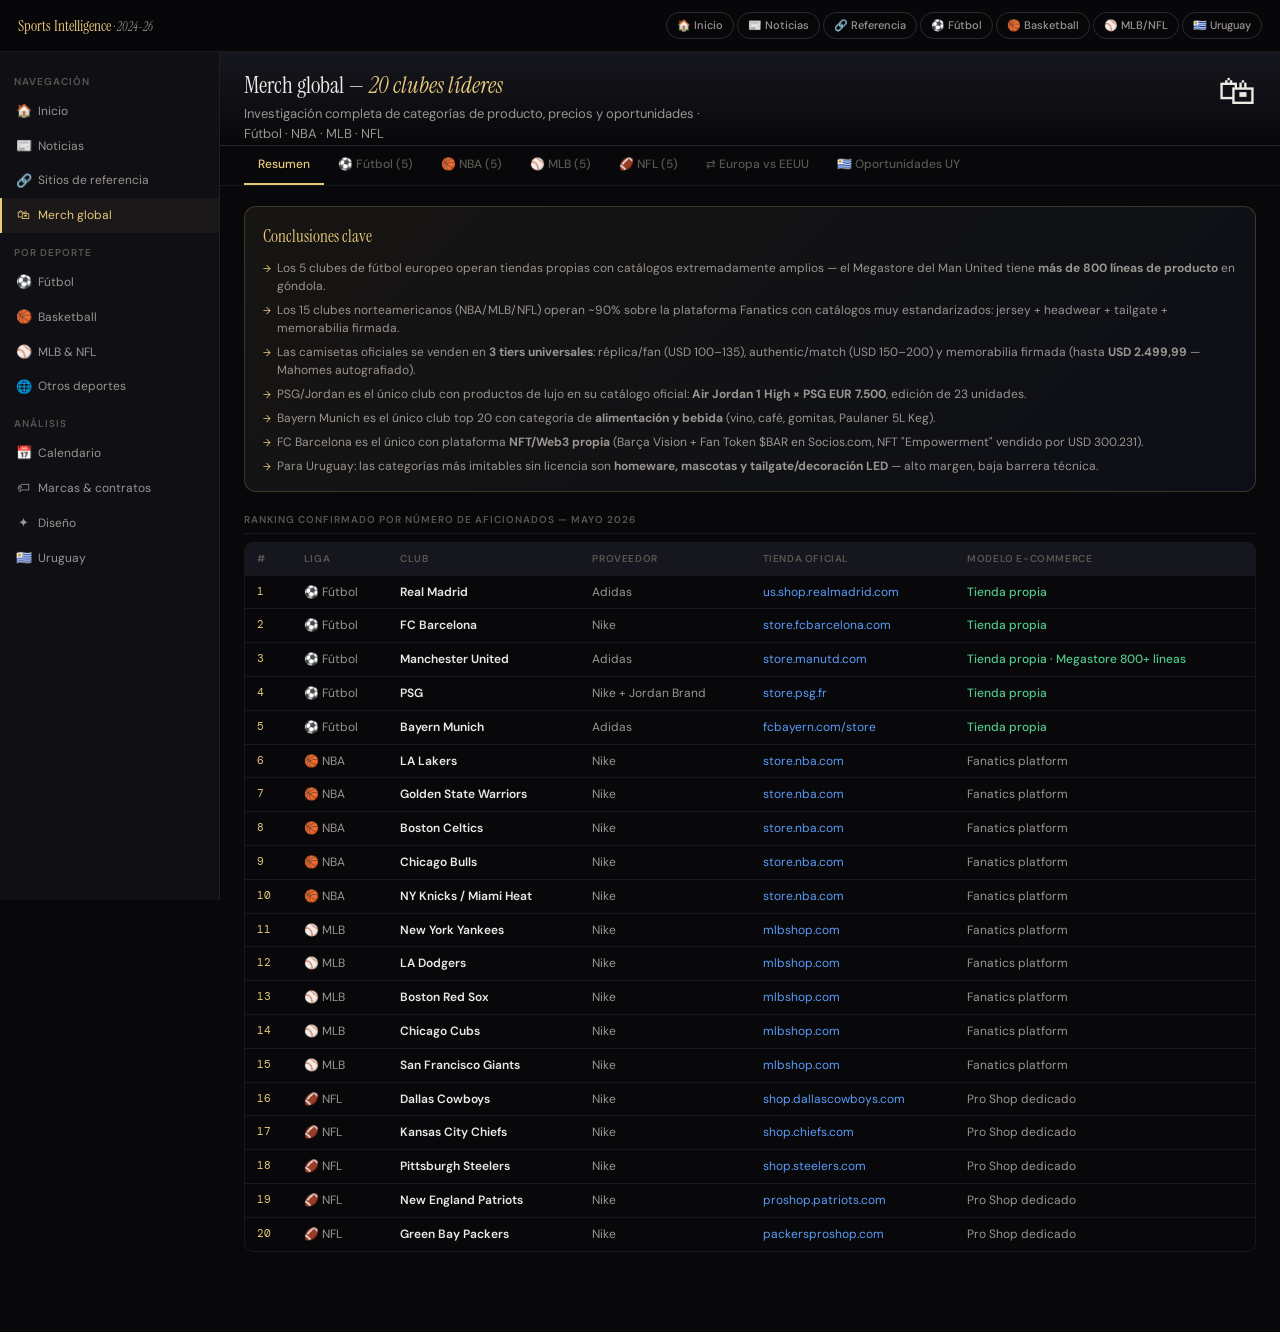
<file: merch-global.html>
<!DOCTYPE html>
<html lang="es">
<head>
<meta charset="UTF-8">
<meta name="viewport" content="width=device-width, initial-scale=1.0">
<title>Investigación Merchandising Global — Sports Intelligence</title>
<link href="https://fonts.googleapis.com/css2?family=Instrument+Serif:ital@0;1&family=DM+Sans:opsz,wght@9..40,400;9..40,500;9..40,600&family=DM+Mono:wght@400;500&display=swap" rel="stylesheet">
<link rel="stylesheet" href="css/style.css">
<style>
/* ── PAGE EXTRAS ── */
.club-grid{display:grid;grid-template-columns:repeat(auto-fill,minmax(320px,1fr));gap:14px;margin-bottom:20px}
.club-card{background:var(--bg3);border:1px solid var(--b);border-radius:12px;overflow:hidden;transition:all .2s}
.club-card:hover{border-color:var(--b2);transform:translateY(-2px)}
.club-head{display:flex;align-items:center;gap:12px;padding:14px 16px;border-bottom:1px solid var(--b)}
.club-ico{font-size:26px;width:42px;height:42px;border-radius:9px;display:flex;align-items:center;justify-content:center;flex-shrink:0;border:1px solid var(--b2)}
.club-name{font-size:14px;font-weight:600;color:var(--tx)}
.club-sub{font-size:11px;color:var(--tx3);margin-top:2px;font-family:var(--mo)}
.club-body{padding:12px 16px}
.cat-list{display:flex;flex-direction:column;gap:5px;margin-bottom:10px}
.cat-row{display:flex;align-items:flex-start;gap:8px;font-size:12px}
.cat-label{color:var(--tx2);min-width:120px;flex-shrink:0;font-weight:500}
.cat-val{color:var(--tx3);line-height:1.4;flex:1}
.cat-val a{color:var(--blue);text-decoration:none}
.cat-val a:hover{color:var(--gold)}
.cat-val .price{color:var(--gold);font-family:var(--mo);font-size:11px;font-weight:500}
.cat-star{font-size:11px;color:var(--gold);margin-left:4px}
.club-highlight{background:rgba(232,201,122,.07);border-left:3px solid var(--gold);padding:7px 10px;border-radius:0 6px 6px 0;margin:8px 0;font-size:11px;color:var(--tx2);line-height:1.5}
.club-highlight strong{color:var(--gold)}
.club-footer{padding:10px 16px;border-top:1px solid var(--b);display:flex;flex-wrap:wrap;gap:5px}
.shop-link{font-size:10px;padding:3px 9px;border-radius:10px;background:var(--bg4);color:var(--blue);text-decoration:none;border:1px solid var(--b);transition:all .13s}
.shop-link:hover{background:rgba(91,156,246,.12);border-color:rgba(91,156,246,.3)}
.shop-link::before{content:'↗ '}
.league-title{display:flex;align-items:center;gap:10px;padding:14px 0 10px;margin-bottom:2px}
.league-title h2{font-size:17px;font-weight:600;color:var(--tx)}
.league-title .lic{font-size:12px;color:var(--tx3);margin-left:auto;font-family:var(--mo)}
.compare-grid{display:grid;grid-template-columns:repeat(auto-fill,minmax(160px,1fr));gap:8px;margin-bottom:20px}
.cmp-card{background:var(--bg3);border:1px solid var(--b);border-radius:9px;padding:12px;text-align:center}
.cmp-icon{font-size:22px;margin-bottom:5px}
.cmp-title{font-size:11px;font-weight:600;color:var(--tx);margin-bottom:4px}
.cmp-eu{font-size:10px;color:var(--green);line-height:1.3}
.cmp-us{font-size:10px;color:var(--blue);line-height:1.3}
.cmp-no{font-size:10px;color:var(--tx3);line-height:1.3}
.opp-grid{display:grid;grid-template-columns:repeat(auto-fill,minmax(220px,1fr));gap:11px;margin-bottom:20px}
.opp-card{background:var(--bg3);border:1px solid var(--b);border-radius:11px;padding:14px;border-left:3px solid var(--green)}
.opp-card.med{border-left-color:var(--gold)}
.opp-card.hi{border-left-color:var(--blue)}
.opp-num{font-size:10px;font-weight:700;color:var(--green);letter-spacing:.06em;margin-bottom:5px;text-transform:uppercase}
.opp-card.med .opp-num{color:var(--gold)}
.opp-card.hi .opp-num{color:var(--blue)}
.opp-title{font-size:13px;font-weight:600;color:var(--tx);margin-bottom:5px}
.opp-desc{font-size:11px;color:var(--tx2);line-height:1.5}
.opp-price{font-size:11px;font-family:var(--mo);color:var(--gold);margin-top:5px;padding-top:5px;border-top:1px solid var(--b)}
.ranking-table{margin-bottom:20px}
.badge-new{font-size:9px;font-weight:700;padding:2px 7px;border-radius:8px;background:rgba(232,201,122,.2);color:var(--gold);margin-left:6px;letter-spacing:.04em}
.badge-uni{font-size:9px;font-weight:700;padding:2px 7px;border-radius:8px;background:rgba(224,111,168,.15);color:var(--pink);margin-left:6px}
.tldr{background:linear-gradient(135deg,rgba(232,201,122,.07) 0%,rgba(91,156,246,.05) 100%);border:1px solid rgba(232,201,122,.2);border-radius:12px;padding:16px 18px;margin-bottom:20px}
.tldr h3{font-family:var(--sf);font-size:17px;font-weight:400;color:var(--gold);margin-bottom:8px}
.tldr ul{list-style:none;display:flex;flex-direction:column;gap:6px}
.tldr li{font-size:12px;color:var(--tx2);line-height:1.5;padding-left:14px;position:relative}
.tldr li::before{content:'→';position:absolute;left:0;color:var(--gold);font-size:10px;top:2px}
@media(max-width:700px){.club-grid{grid-template-columns:1fr}.compare-grid{grid-template-columns:1fr 1fr}.opp-grid{grid-template-columns:1fr}}
</style>
</head>
<body>
<header id="tb">
  <button id="hm" onclick="tsb()">☰</button>
  <a class="logo" href="index.html">Sports Intelligence <em>· 2024-26</em></a>
  <nav class="tnav">
    <a href="index.html">🏠 Inicio</a>
    <a href="noticias.html">📰 Noticias</a>
    <a href="referencias.html">🔗 Referencia</a>
    <a href="futbol.html">⚽ Fútbol</a>
    <a href="basketball.html">🏀 Basketball</a>
    <a href="mlb-nfl.html">⚾ MLB/NFL</a>
    <a href="uruguay.html">🇺🇾 Uruguay</a>
  </nav>
</header>
<div id="ov" onclick="csb()"></div>
<div id="ly">
<nav id="sb">
  <div class="nlb">Navegación</div>
  <a href="index.html" class="ni"><span class="ic">🏠</span>Inicio</a>
  <a href="noticias.html" class="ni"><span class="ic">📰</span>Noticias</a>
  <a href="referencias.html" class="ni"><span class="ic">🔗</span>Sitios de referencia</a>
  <a href="merch-global.html" class="ni on"><span class="ic">🛍</span>Merch global</a>
  <div class="nlb">Por deporte</div>
  <a href="futbol.html" class="ni"><span class="ic">⚽</span>Fútbol</a>
  <a href="basketball.html" class="ni"><span class="ic">🏀</span>Basketball</a>
  <a href="mlb-nfl.html" class="ni"><span class="ic">⚾</span>MLB & NFL</a>
  <a href="otros.html" class="ni"><span class="ic">🌐</span>Otros deportes</a>
  <div class="nlb">Análisis</div>
  <a href="calendario.html" class="ni"><span class="ic">📅</span>Calendario</a>
  <a href="marcas.html" class="ni"><span class="ic">🏷</span>Marcas & contratos</a>
  <a href="diseno.html" class="ni"><span class="ic">✦</span>Diseño</a>
  <a href="uruguay.html" class="ni"><span class="ic">🇺🇾</span>Uruguay</a>
</nav>
<main id="mn">

<div class="hr">
  <div>
    <h1>Merch global — <em>20 clubes líderes</em></h1>
    <p>Investigación completa de categorías de producto, precios y oportunidades · Fútbol · NBA · MLB · NFL</p>
  </div>
  <div class="hi">🛍</div>
</div>

<div class="tabs">
  <div class="tab on" onclick="tb(this,'t-resumen')">Resumen</div>
  <div class="tab" onclick="tb(this,'t-fut')">⚽ Fútbol (5)</div>
  <div class="tab" onclick="tb(this,'t-nba')">🏀 NBA (5)</div>
  <div class="tab" onclick="tb(this,'t-mlb')">⚾ MLB (5)</div>
  <div class="tab" onclick="tb(this,'t-nfl')">🏈 NFL (5)</div>
  <div class="tab" onclick="tb(this,'t-compare')">⇄ Europa vs EEUU</div>
  <div class="tab" onclick="tb(this,'t-uru')">🇺🇾 Oportunidades UY</div>
</div>

<div class="ct">

<!-- ══ RESUMEN ══ -->
<div id="t-resumen" class="pn on">
<div class="tldr">
  <h3>Conclusiones clave</h3>
  <ul>
    <li>Los 5 clubes de fútbol europeo operan tiendas propias con catálogos extremadamente amplios — el Megastore del Man United tiene <strong>más de 800 líneas de producto</strong> en góndola.</li>
    <li>Los 15 clubes norteamericanos (NBA/MLB/NFL) operan ~90% sobre la plataforma Fanatics con catálogos muy estandarizados: jersey + headwear + tailgate + memorabilia firmada.</li>
    <li>Las camisetas oficiales se venden en <strong>3 tiers universales</strong>: réplica/fan (USD 100–135), authentic/match (USD 150–200) y memorabilia firmada (hasta <strong>USD 2.499,99</strong> — Mahomes autografiado).</li>
    <li>PSG/Jordan es el único club con productos de lujo en su catálogo oficial: <strong>Air Jordan 1 High × PSG EUR 7.500</strong>, edición de 23 unidades.</li>
    <li>Bayern Munich es el único club top 20 con categoría de <strong>alimentación y bebida</strong> (vino, café, gomitas, Paulaner 5L Keg).</li>
    <li>FC Barcelona es el único con plataforma <strong>NFT/Web3 propia</strong> (Barça Vision + Fan Token $BAR en Socios.com, NFT "Empowerment" vendido por USD 300.231).</li>
    <li>Para Uruguay: las categorías más imitables sin licencia son <strong>homeware, mascotas y tailgate/decoración LED</strong> — alto margen, baja barrera técnica.</li>
  </ul>
</div>

<div class="st">Ranking confirmado por número de aficionados — Mayo 2026</div>
<div class="tw ranking-table"><table>
<thead><tr><th>#</th><th>Liga</th><th>Club</th><th>Proveedor</th><th>Tienda oficial</th><th>Modelo e-commerce</th></tr></thead>
<tbody>
<tr><td class="v">1</td><td class="m">⚽ Fútbol</td><td style="font-weight:600">Real Madrid</td><td class="m">Adidas</td><td class="m"><a href="https://us.shop.realmadrid.com" target="_blank">us.shop.realmadrid.com</a></td><td class="g">Tienda propia</td></tr>
<tr><td class="v">2</td><td class="m">⚽ Fútbol</td><td style="font-weight:600">FC Barcelona</td><td class="m">Nike</td><td class="m"><a href="https://store.fcbarcelona.com" target="_blank">store.fcbarcelona.com</a></td><td class="g">Tienda propia</td></tr>
<tr><td class="v">3</td><td class="m">⚽ Fútbol</td><td style="font-weight:600">Manchester United</td><td class="m">Adidas</td><td class="m"><a href="https://store.manutd.com" target="_blank">store.manutd.com</a></td><td class="g">Tienda propia · Megastore 800+ líneas</td></tr>
<tr><td class="v">4</td><td class="m">⚽ Fútbol</td><td style="font-weight:600">PSG</td><td class="m">Nike + Jordan Brand</td><td class="m"><a href="https://store.psg.fr" target="_blank">store.psg.fr</a></td><td class="g">Tienda propia</td></tr>
<tr><td class="v">5</td><td class="m">⚽ Fútbol</td><td style="font-weight:600">Bayern Munich</td><td class="m">Adidas</td><td class="m"><a href="https://fcbayern.com/store" target="_blank">fcbayern.com/store</a></td><td class="g">Tienda propia</td></tr>
<tr><td class="v">6</td><td class="m">🏀 NBA</td><td style="font-weight:600">LA Lakers</td><td class="m">Nike</td><td class="m"><a href="https://store.nba.com/los-angeles-lakers" target="_blank">store.nba.com</a></td><td class="m">Fanatics platform</td></tr>
<tr><td class="v">7</td><td class="m">🏀 NBA</td><td style="font-weight:600">Golden State Warriors</td><td class="m">Nike</td><td class="m"><a href="https://store.nba.com/golden-state-warriors" target="_blank">store.nba.com</a></td><td class="m">Fanatics platform</td></tr>
<tr><td class="v">8</td><td class="m">🏀 NBA</td><td style="font-weight:600">Boston Celtics</td><td class="m">Nike</td><td class="m"><a href="https://store.nba.com/boston-celtics" target="_blank">store.nba.com</a></td><td class="m">Fanatics platform</td></tr>
<tr><td class="v">9</td><td class="m">🏀 NBA</td><td style="font-weight:600">Chicago Bulls</td><td class="m">Nike</td><td class="m"><a href="https://store.nba.com/chicago-bulls" target="_blank">store.nba.com</a></td><td class="m">Fanatics platform</td></tr>
<tr><td class="v">10</td><td class="m">🏀 NBA</td><td style="font-weight:600">NY Knicks / Miami Heat</td><td class="m">Nike</td><td class="m"><a href="https://store.nba.com" target="_blank">store.nba.com</a></td><td class="m">Fanatics platform</td></tr>
<tr><td class="v">11</td><td class="m">⚾ MLB</td><td style="font-weight:600">New York Yankees</td><td class="m">Nike</td><td class="m"><a href="https://www.mlbshop.com/new-york-yankees" target="_blank">mlbshop.com</a></td><td class="m">Fanatics platform</td></tr>
<tr><td class="v">12</td><td class="m">⚾ MLB</td><td style="font-weight:600">LA Dodgers</td><td class="m">Nike</td><td class="m"><a href="https://www.mlbshop.com/los-angeles-dodgers" target="_blank">mlbshop.com</a></td><td class="m">Fanatics platform</td></tr>
<tr><td class="v">13</td><td class="m">⚾ MLB</td><td style="font-weight:600">Boston Red Sox</td><td class="m">Nike</td><td class="m"><a href="https://www.mlbshop.com/boston-red-sox" target="_blank">mlbshop.com</a></td><td class="m">Fanatics platform</td></tr>
<tr><td class="v">14</td><td class="m">⚾ MLB</td><td style="font-weight:600">Chicago Cubs</td><td class="m">Nike</td><td class="m"><a href="https://www.mlbshop.com/chicago-cubs" target="_blank">mlbshop.com</a></td><td class="m">Fanatics platform</td></tr>
<tr><td class="v">15</td><td class="m">⚾ MLB</td><td style="font-weight:600">San Francisco Giants</td><td class="m">Nike</td><td class="m"><a href="https://www.mlbshop.com/san-francisco-giants" target="_blank">mlbshop.com</a></td><td class="m">Fanatics platform</td></tr>
<tr><td class="v">16</td><td class="m">🏈 NFL</td><td style="font-weight:600">Dallas Cowboys</td><td class="m">Nike</td><td class="m"><a href="https://shop.dallascowboys.com" target="_blank">shop.dallascowboys.com</a></td><td class="m">Pro Shop dedicado</td></tr>
<tr><td class="v">17</td><td class="m">🏈 NFL</td><td style="font-weight:600">Kansas City Chiefs</td><td class="m">Nike</td><td class="m"><a href="https://shop.chiefs.com" target="_blank">shop.chiefs.com</a></td><td class="m">Pro Shop dedicado</td></tr>
<tr><td class="v">18</td><td class="m">🏈 NFL</td><td style="font-weight:600">Pittsburgh Steelers</td><td class="m">Nike</td><td class="m"><a href="https://shop.steelers.com" target="_blank">shop.steelers.com</a></td><td class="m">Pro Shop dedicado</td></tr>
<tr><td class="v">19</td><td class="m">🏈 NFL</td><td style="font-weight:600">New England Patriots</td><td class="m">Nike</td><td class="m"><a href="https://proshop.patriots.com" target="_blank">proshop.patriots.com</a></td><td class="m">Pro Shop dedicado</td></tr>
<tr><td class="v">20</td><td class="m">🏈 NFL</td><td style="font-weight:600">Green Bay Packers</td><td class="m">Nike</td><td class="m"><a href="https://www.packersproshop.com" target="_blank">packersproshop.com</a></td><td class="m">Pro Shop dedicado</td></tr>
</tbody></table></div>
</div>

<!-- ══ FÚTBOL ══ -->
<div id="t-fut" class="pn">
<div class="league-title"><h2>⚽ Fútbol — Top 5 por seguidores globales</h2><span class="lic">Fuente: CIES Football Observatory + GiveMeSport 2025</span></div>
<div class="club-grid">

  <!-- REAL MADRID -->
  <div class="club-card">
    <div class="club-head">
      <div class="club-ico" style="background:rgba(200,200,200,.1)">⚪</div>
      <div><div class="club-name">Real Madrid CF</div><div class="club-sub">Adidas · La Liga · 474,7M seguidores</div></div>
    </div>
    <div class="club-body">
      <div class="cat-list">
        <div class="cat-row"><span class="cat-label">Camisetas</span><span class="cat-val">Home/Away/Third/Fourth + Authentic · <span class="price">EUR 100–190 / USD 125–200</span></span></div>
        <div class="cat-row"><span class="cat-label">Ediciones limitadas</span><span class="cat-val">Real Madrid × NFL collection (t-shirts USD 65, hoodies USD 115, premium tee USD 115)</span></div>
        <div class="cat-row"><span class="cat-label">Training</span><span class="cat-val">Camiseta entreno, pantalones, jacket, anthem jacket · <span class="price">EUR 40–130</span></span></div>
        <div class="cat-row"><span class="cat-label">Lifestyle</span><span class="cat-val">Hoodies, polos, camisetas gráficas, gorras Adidas · <span class="price">EUR 25–90</span></span></div>
        <div class="cat-row"><span class="cat-label">Headwear</span><span class="cat-val">Gorras Adidas, New Era, beanies · <span class="price">EUR 20–40</span></span></div>
        <div class="cat-row"><span class="cat-label">Hogar</span><span class="cat-val">Copa de vino 370ml con crest, tazas, banderines · <span class="price">EUR 12–30</span></span></div>
        <div class="cat-row"><span class="cat-label">Fragancia <span class="badge-uni">licencia</span></span><span class="cat-val">Eau de Toilette 100ml (Air-Val International) · <span class="price">USD 18–45</span></span></div>
        <div class="cat-row"><span class="cat-label">Baby & Junior</span><span class="cat-val">Kit infantil completo, ropa bebé · <span class="price">EUR 25–75</span></span></div>
        <div class="cat-row"><span class="cat-label">Membresía</span><span class="cat-val">Platinum: jersey oficial anual + 15% desc. online</span></div>
      </div>
      <div class="club-highlight">Megastore 2.800 m² en el nuevo Bernabéu con personalización, click & collect y 40 metros de pantallas LED.</div>
    </div>
    <div class="club-footer">
      <a class="shop-link" href="https://us.shop.realmadrid.com/collections/jerseys-kits" target="_blank">Kits</a>
      <a class="shop-link" href="https://us.shop.realmadrid.com/collections/training" target="_blank">Training</a>
      <a class="shop-link" href="https://us.shop.realmadrid.com/pages/jerseys-kits-ltd-edition" target="_blank">Ediciones limitadas</a>
      <a class="shop-link" href="https://www.adidas.com/us/real_madrid" target="_blank">Adidas.com</a>
    </div>
  </div>

  <!-- FC BARCELONA -->
  <div class="club-card">
    <div class="club-head">
      <div class="club-ico" style="background:rgba(0,48,135,.2)">🔵🔴</div>
      <div><div class="club-name">FC Barcelona</div><div class="club-sub">Nike · La Liga · 428,5M seguidores</div></div>
    </div>
    <div class="club-body">
      <div class="cat-list">
        <div class="cat-row"><span class="cat-label">Camisetas</span><span class="cat-val">Home/Away/Third/Fourth · Stadium (réplica) vs Matchday (auténtica) · <span class="price">EUR 100–150</span></span></div>
        <div class="cat-row"><span class="cat-label">Colección CAT <span class="badge-new">25 productos</span></span><span class="cat-val">Mug €12,99–19,99 · Backpack €27,99–44,99 · Hoodie €44,99 · Teddy plush €39,99 · Poncho €39,99 · Thermal Lunch Bag €12,99</span></div>
        <div class="cat-row"><span class="cat-label">Petwear <span class="badge-uni">licencia</span></span><span class="cat-val">Max & Molly Urban Pets: Treatbag, Poo Bag Carrier, collares Matrix 2.0, jerseys para perro</span></div>
        <div class="cat-row"><span class="cat-label">NFT / Web3 <span class="badge-new">único</span></span><span class="cat-val">Barça Vision + Fan Token $BAR (Socios.com, supply 40M). NFT "Empowerment" (Alexia Putellas) vendido por USD 300.231</span></div>
        <div class="cat-row"><span class="cat-label">Training</span><span class="cat-val">Kits entrenamiento Nike · <span class="price">EUR 50–130</span></span></div>
        <div class="cat-row"><span class="cat-label">Lifestyle</span><span class="cat-val">Streetwear, hoodies, camisetas gráficas · <span class="price">EUR 30–90</span></span></div>
        <div class="cat-row"><span class="cat-label">Baby & Junior</span><span class="cat-val">Kit infantil, ropa bebé, accesorios · <span class="price">EUR 25–70</span></span></div>
        <div class="cat-row"><span class="cat-label">Coleccionables</span><span class="cat-val">Figuras, gifts, merchandising turístico · <span class="price">EUR 10–120</span></span></div>
      </div>
      <div class="club-highlight"><strong>15+ Barça Stores físicas</strong> incluyendo Madrid, Málaga, Palma, Georgia (USA). Tienda Spotify Camp Nou: 2.000 m², Personal Shopper, impresión de camisetas.</div>
    </div>
    <div class="club-footer">
      <a class="shop-link" href="https://store.fcbarcelona.com/collections/jerseys" target="_blank">Camisetas</a>
      <a class="shop-link" href="https://store.fcbarcelona.com/collections/cat-collection" target="_blank">Colección CAT</a>
      <a class="shop-link" href="https://barcavision.fcbarcelona.com" target="_blank">Barça Vision NFT</a>
      <a class="shop-link" href="https://store.fcbarcelona.com/collections/basketball" target="_blank">Basketball</a>
    </div>
  </div>

  <!-- MAN UTD -->
  <div class="club-card">
    <div class="club-head">
      <div class="club-ico" style="background:rgba(200,0,0,.15)">🔴⚫</div>
      <div><div class="club-name">Manchester United</div><div class="club-sub">Adidas · Premier League · 800+ líneas en tienda</div></div>
    </div>
    <div class="club-body">
      <div class="cat-list">
        <div class="cat-row"><span class="cat-label">Camisetas actuales</span><span class="cat-val">Home/Away/Third + Authentic · <span class="price">USD 55–200</span></span></div>
        <div class="cat-row"><span class="cat-label">Camisetas retro <span class="badge-new">12+ modelos</span></span><span class="cat-val">1963 FA Cup USD 23 · 1973 No.7 USD 55 · 1994 Home USD 32 · 1999 FA Cup USD 103–635 · Track Jacket 1963 USD 70</span></div>
        <div class="cat-row"><span class="cat-label">Golf</span><span class="cat-val">Driver Head Cover USD 45 · Golf Gift Box USD 58 · Polo de golf</span></div>
        <div class="cat-row"><span class="cat-label">Hogar</span><span class="cat-val">Team Matte Mug USD 39, banderas, posters impresos</span></div>
        <div class="cat-row"><span class="cat-label">Memorabilia firmada</span><span class="cat-val">Bruno Fernandes signed shirt USD 70 · Cantona signed framed · Premium USD 508</span></div>
        <div class="cat-row"><span class="cat-label">Accesorios</span><span class="cat-val">Bufandas, New Era Bucket Hat USD 23, mochilas</span></div>
        <div class="cat-row"><span class="cat-label">Coleccionables</span><span class="cat-val">Badge sets, Magnificent 7 Gift Set, figuras históricas</span></div>
        <div class="cat-row"><span class="cat-label">Baby & Junior</span><span class="cat-val">Kits infantiles, ropa bebé · <span class="price">USD 20–60</span></span></div>
      </div>
      <div class="club-highlight"><strong>Megastore Old Trafford 17.000 sq ft</strong> — promedio de +10.000 visitantes en días de partido. Más de 800 líneas de producto en góndola.</div>
    </div>
    <div class="club-footer">
      <a class="shop-link" href="https://store.manutd.com/en" target="_blank">United Store oficial</a>
      <a class="shop-link" href="https://www.kitbag.com/en/premier-league/manchester-united" target="_blank">Kitbag</a>
      <a class="shop-link" href="https://www.fanatics.com/premier-league/manchester-united" target="_blank">Fanatics</a>
    </div>
  </div>

  <!-- PSG -->
  <div class="club-card">
    <div class="club-head">
      <div class="club-ico" style="background:rgba(0,50,120,.2)">🔵🔴⭐</div>
      <div><div class="club-name">Paris Saint-Germain</div><div class="club-sub">Nike + Jordan Brand · Ligue 1 · 63,6M IG seguidores</div></div>
    </div>
    <div class="club-body">
      <div class="cat-list">
        <div class="cat-row"><span class="cat-label">Camisetas</span><span class="cat-val">Home/Away/Third/Night Edition 360° · <span class="price">EUR 100–160</span></span></div>
        <div class="cat-row"><span class="cat-label">Jordan Wings × PSG <span class="badge-new">lujo único</span></span><span class="cat-val">Varsity jacket cashmere + cuero · Wool Anthem Jacket · Leather pants · Air Jordan 1 High Chrome <span class="price">EUR 7.500</span> (23 unidades)</span></div>
        <div class="cat-row"><span class="cat-label">Calzado Jordan</span><span class="cat-val">Air Jordan 5 Retro PSG · <span class="price">USD ~210</span></span></div>
        <div class="cat-row"><span class="cat-label">Training Jordan</span><span class="cat-val">90+ productos performance/lifestyle/training con Jumpman</span></div>
        <div class="cat-row"><span class="cat-label">Lifestyle</span><span class="cat-val">Hoodies, t-shirts, jackets Jordan Brand</span></div>
        <div class="cat-row"><span class="cat-label">Headwear</span><span class="cat-val">Gorras Jordan, bufandas, beanies</span></div>
        <div class="cat-row"><span class="cat-label">Hogar & accesorios</span><span class="cat-val">Tazas, mochilas, artículos de viaje</span></div>
        <div class="cat-row"><span class="cat-label">Baby</span><span class="cat-val">Ropa bebé e infantil Jordan · <span class="price">EUR 25–65</span></span></div>
        <div class="cat-row"><span class="cat-label">Fan Token</span><span class="cat-val">$PSG en Socios.com — utility token para votos y experiencias</span></div>
      </div>
      <div class="club-highlight"><strong>Primera colaboración Jordan Brand × fútbol</strong> (desde 2018). Pop-up exclusiva Jordan Wings × PSG en Paris Fashion Week (enero 2025). Partnership cross-sport con San Antonio Spurs NBA.</div>
    </div>
    <div class="club-footer">
      <a class="shop-link" href="https://www.psg.fr/en/jersey-kits" target="_blank">Kits PSG</a>
      <a class="shop-link" href="https://www.nike.com/w/psg-jerseys" target="_blank">Nike.com PSG</a>
      <a class="shop-link" href="https://www.unisportstore.com/nike-psg-x-jordan/" target="_blank">Jordan × PSG</a>
    </div>
  </div>

  <!-- BAYERN -->
  <div class="club-card">
    <div class="club-head">
      <div class="club-ico" style="background:rgba(220,5,45,.15)">🔴⚪</div>
      <div><div class="club-name">Bayern Munich</div><div class="club-sub">Adidas · Bundesliga · 125° aniversario 2025</div></div>
    </div>
    <div class="club-body">
      <div class="cat-list">
        <div class="cat-row"><span class="cat-label">Camisetas</span><span class="cat-val">Home (Lozenge pattern retro) / Away / Third · <span class="price">EUR 95–150</span></span></div>
        <div class="cat-row"><span class="cat-label">Alimentación <span class="badge-new">único top 20</span></span><span class="cat-val">Vino blanco/tinto/espumoso FCB · Café tostado FCB · Espresso FCB · Gomitas (trofeos) · Discos de chocolate · Gingerbread hearts "Mia san mia"</span></div>
        <div class="cat-row"><span class="cat-label">Paulaner × FCB <span class="badge-new">exclusivo</span></span><span class="cat-val">5L Party Keg edición limitada · Vaso de trigo 0,5L colector · Colección Paulaner en tienda FCB</span></div>
        <div class="cat-row"><span class="cat-label">Mascota Berni</span><span class="cat-val">Peluche 35cm · Jumbo 33" · Llavero Berni · Mini peluche con ventosa auto · <span class="price">USD 15–40</span></span></div>
        <div class="cat-row"><span class="cat-label">Hogar distintivo</span><span class="cat-val">Garden gnome FCB · Doormat/alfombra · Grill apron · Wall tattoos · Wallpaper</span></div>
        <div class="cat-row"><span class="cat-label">Mascotas (perro)</span><span class="cat-val">Accesorios rojo/blanco para perros · Collares, comederos</span></div>
        <div class="cat-row"><span class="cat-label">Training</span><span class="cat-val">Kits Adidas entrenamiento · <span class="price">EUR 50–130</span></span></div>
        <div class="cat-row"><span class="cat-label">Baby & Junior</span><span class="cat-val">Kit infantil, ropa toddler, sets regalo bebé</span></div>
      </div>
      <div class="club-highlight"><strong>El catálogo más diverso en alimentación del deporte global.</strong> Store en T1/T2 del aeropuerto de Múnich. Tienda online ships a 200+ países.</div>
    </div>
    <div class="club-footer">
      <a class="shop-link" href="https://fcbayern.com/store/en-zz/c/fanworld/home/kitchen/food/drinks" target="_blank">Comida & bebida</a>
      <a class="shop-link" href="https://fcbayern.com/store/en-zz/c/fanworld/games/berni" target="_blank">Berni mascot</a>
      <a class="shop-link" href="https://fcbayern.com/store/en-aa/c/fanworld/home" target="_blank">Hogar FCB</a>
      <a class="shop-link" href="https://fcbayern.com/store" target="_blank">Tienda completa</a>
    </div>
  </div>

</div>
</div>

<!-- ══ NBA ══ -->
<div id="t-nba" class="pn">
<div class="league-title"><h2>🏀 NBA — Top 5 por fanbase</h2><span class="lic">Nike proveedor exclusivo desde 2017-18 · Plataforma Fanatics</span></div>
<div class="ib">Los 5 clubes NBA comparten la misma estructura de catálogo vía store.nba.com (Fanatics). La diferenciación es por colección y memorabilia de jugadores estrella, no por categorías de producto.</div>
<div class="club-grid">

  <!-- LAKERS -->
  <div class="club-card">
    <div class="club-head">
      <div class="club-ico" style="background:rgba(85,37,130,.2)">🟣🟡</div>
      <div><div class="club-name">LA Lakers</div><div class="club-sub">Nike · NBA · 12,9% fan support nacional</div></div>
    </div>
    <div class="club-body">
      <div class="cat-list">
        <div class="cat-row"><span class="cat-label">Jerseys</span><span class="cat-val">Icon/Statement/Association/City Edition · Swingman <span class="price">USD 125–150</span> · Authentic <span class="price">USD 200–250</span></span></div>
        <div class="cat-row"><span class="cat-label">Hardwood Classics</span><span class="cat-val">M&N Authentic LeBron, Kobe, Shaq, Magic · <span class="price">USD 200–325</span></span></div>
        <div class="cat-row"><span class="cat-label">Memorabilia</span><span class="cat-val">Magic Johnson autographed · 17x Champs 12" Larry O'Brien Trophy · Phenom Gallery serigraph posters · Wilson Authentic autographed basketball</span></div>
        <div class="cat-row"><span class="cat-label">Lifestyle</span><span class="cat-val">Hoodies Concepts Sport, t-shirts Jordan Brand, shorts swingman USD 90–110</span></div>
        <div class="cat-row"><span class="cat-label">Headwear</span><span class="cat-val">New Era 59FIFTY fitted, 9TWENTY, Mitchell & Ness Two-Tone · <span class="price">USD 35–45</span></span></div>
        <div class="cat-row"><span class="cat-label">Women's</span><span class="cat-val">WEAR by Erin Andrews, Touch by Alyssa Milano · <span class="price">USD 35–80</span></span></div>
        <div class="cat-row"><span class="cat-label">Youth/Infant</span><span class="cat-val">Toddler/Preschool/Infant jerseys y sets · <span class="price">USD 25–65</span></span></div>
      </div>
      <div class="club-highlight">Sin alimentación, mascotas, NFTs ni fragancias. Foco total en jersey + memorabilia + lifestyle.</div>
    </div>
    <div class="club-footer">
      <a class="shop-link" href="https://store.nba.com/los-angeles-lakers/jerseys" target="_blank">Jerseys Lakers</a>
      <a class="shop-link" href="https://store.nba.com/los-angeles-lakers/collectibles" target="_blank">Coleccionables</a>
      <a class="shop-link" href="https://lakersstore.com/collections/jerseys-2" target="_blank">Lakers Store</a>
    </div>
  </div>

  <!-- BULLS -->
  <div class="club-card">
    <div class="club-head">
      <div class="club-ico" style="background:rgba(200,0,0,.15)">🔴⚫</div>
      <div><div class="club-name">Chicago Bulls</div><div class="club-sub">Nike · NBA · Jordan legacy extraordinario</div></div>
    </div>
    <div class="club-body">
      <div class="cat-list">
        <div class="cat-row"><span class="cat-label">Jerseys actuales</span><span class="cat-val">Icon/Statement/City Edition · <span class="price">USD 125–250</span></span></div>
        <div class="cat-row"><span class="cat-label">M&N MJ <span class="badge-new">top catálogo</span></span><span class="cat-val">MJ Authentic 1984-85 USD 325 · 1991-92 USD 325 · 1995-96 USD 325 · DREAMER Fashion Jersey USD 375 · Scottie Pippen USD 134,99–184,99</span></div>
        <div class="cat-row"><span class="cat-label">Lifestyle</span><span class="cat-val">Jordan Brand hoodies y t-shirts · Pro Standard colección · <span class="price">USD 35–95</span></span></div>
        <div class="cat-row"><span class="cat-label">Headwear</span><span class="cat-val">New Era, M&N, '47 Brand · <span class="price">USD 28–45</span></span></div>
        <div class="cat-row"><span class="cat-label">Coleccionables</span><span class="cat-val">Memorabilia Jordan firmada, figuras, trading cards</span></div>
      </div>
      <div class="club-highlight"><strong>El catálogo M&N de MJ es el más extenso del deporte norteamericano</strong> — 12+ jerseys retro desde 1984 a 1997. DREAMER Fashion Jersey a USD 375.</div>
    </div>
    <div class="club-footer">
      <a class="shop-link" href="https://store.nba.com/chicago-bulls" target="_blank">NBA Store Bulls</a>
      <a class="shop-link" href="https://www.mitchellandness.com/basketball/chicago-bulls" target="_blank">M&N Bulls</a>
    </div>
  </div>

  <!-- CELTICS, WARRIORS, HEAT (card combinada) -->
  <div class="club-card">
    <div class="club-head">
      <div class="club-ico" style="background:rgba(0,122,51,.15)">🟢⬛</div>
      <div><div class="club-name">Celtics · Warriors · Heat</div><div class="club-sub">Nike · NBA · Estructura idéntica a Lakers/Bulls</div></div>
    </div>
    <div class="club-body">
      <div class="cat-list">
        <div class="cat-row"><span class="cat-label">Celtics</span><span class="cat-val">City Edition "Gold Standard" (campeones 2024) · Jayson Tatum Authentic USD 250 · Hardwood M&N Bird/McHale/Parish · <span class="price">USD 125–325</span></span></div>
        <div class="cat-row"><span class="cat-label">Warriors</span><span class="cat-val">City Edition Curry · Hardwood Run TMC era · Statement "Royal" · <span class="price">USD 125–250</span></span></div>
        <div class="cat-row"><span class="cat-label">Heat Vice City</span><span class="cat-val">Vice City edition (la más icónica NBA) · Hardwood 1990s Mourning/Hardaway · Lifestyle Jordan Brand · <span class="price">USD 125–250</span></span></div>
        <div class="cat-row"><span class="cat-label">Común todos</span><span class="cat-val">Headwear New Era · Women's WEAR by Erin Andrews · Youth/Infant · Sleepwear Concepts Sport · Coleccionables autografiados</span></div>
      </div>
    </div>
    <div class="club-footer">
      <a class="shop-link" href="https://store.nba.com/boston-celtics" target="_blank">Celtics</a>
      <a class="shop-link" href="https://store.nba.com/golden-state-warriors" target="_blank">Warriors</a>
      <a class="shop-link" href="https://store.nba.com/miami-heat" target="_blank">Heat</a>
    </div>
  </div>

</div>
</div>

<!-- ══ MLB ══ -->
<div id="t-mlb" class="pn">
<div class="league-title"><h2>⚾ MLB — Top 5 por fanbase y mercado</h2><span class="lic">Nike proveedor exclusivo · mlbshop.com (Fanatics)</span></div>
<div class="club-grid">

  <!-- YANKEES -->
  <div class="club-card">
    <div class="club-head">
      <div class="club-ico" style="background:rgba(0,0,0,.3)">⬛🔵</div>
      <div><div class="club-name">New York Yankees</div><div class="club-sub">Nike · MLB · 45% engagement relativo</div></div>
    </div>
    <div class="club-body">
      <div class="cat-list">
        <div class="cat-row"><span class="cat-label">Jerseys</span><span class="cat-val">Réplica / Limited / Authentic Nike · <span class="price">USD 110–200</span></span></div>
        <div class="cat-row"><span class="cat-label">Headwear <span class="badge-new">top categoría</span></span><span class="cat-val">New Era 59FIFTY fitted (el más vendido del mundo) · 9TWENTY · Mitchell & Ness wool · Pro Standard · '47 Brand · <span class="price">USD 32–55</span></span></div>
        <div class="cat-row"><span class="cat-label">Drinkware</span><span class="cat-val">Yeti 20oz Rambler + MagSlider Lid · Tervis 20oz MVP DuraPrint · <span class="price">USD 30–45</span></span></div>
        <div class="cat-row"><span class="cat-label">Lifestyle</span><span class="cat-val">Pro Standard colección · WEAR by Erin Andrews · Mitchell & Ness · <span class="price">USD 35–95</span></span></div>
        <div class="cat-row"><span class="cat-label">Mascotas</span><span class="cat-val">Pet jerseys, collares, bandanas, chew toys</span></div>
        <div class="cat-row"><span class="cat-label">Tailgate & Party</span><span class="cat-val">Drinkware, flags, banners, patio accessories</span></div>
        <div class="cat-row"><span class="cat-label">Trading Cards</span><span class="cat-val">Topps Yankees team sets, rookie cards</span></div>
        <div class="cat-row"><span class="cat-label">Youth/Women</span><span class="cat-val">Touch by Alyssa Milano, WEAR by EA, infant/toddler</span></div>
      </div>
    </div>
    <div class="club-footer">
      <a class="shop-link" href="https://www.mlbshop.com/new-york-yankees" target="_blank">MLB Shop Yankees</a>
      <a class="shop-link" href="https://www.fanatics.com/mlb/new-york-yankees" target="_blank">Fanatics</a>
    </div>
  </div>

  <!-- DODGERS -->
  <div class="club-card">
    <div class="club-head">
      <div class="club-ico" style="background:rgba(0,90,161,.2)">🔵⚪</div>
      <div><div class="club-name">LA Dodgers</div><div class="club-sub">Nike · MLB · Campeones World Series 2024</div></div>
    </div>
    <div class="club-body">
      <div class="cat-list">
        <div class="cat-row"><span class="cat-label">Jerseys</span><span class="cat-val">Réplica/Limited/Authentic + City Connect · <span class="price">USD 110–200</span></span></div>
        <div class="cat-row"><span class="cat-label">Pet Gear <span class="badge-new">extenso</span></span><span class="cat-val">Pet Jersey (genérico) USD 29,99 · Player Pet Jerseys (Ohtani, Yamamoto, Freeman, Betts) USD 31,99–34,99 · WinCraft Leash & Collar Set USD 34,99</span></div>
        <div class="cat-row"><span class="cat-label">Memorabilia WS 2025</span><span class="cat-val">Sublimated Plaque Limited Ed. 500 · Highland Mint 18"×22" Bronze Coin · Ohtani Framed 5-Photo con pieza de pelota usada</span></div>
        <div class="cat-row"><span class="cat-label">Home & Office</span><span class="cat-val">Bedding, drinkware Yeti/Tervis, banners, rug, light fixtures, dinnerware</span></div>
        <div class="cat-row"><span class="cat-label">Ohtani player store</span><span class="cat-val">Sección dedicada con signed items, bobbleheads, player jerseys</span></div>
      </div>
      <div class="club-highlight"><strong>Player store de Shohei Ohtani</strong> es el más activo en MLB. Memorabilia de WS 2025 con piezas del partido (tierra del campo) incluida en placa Limited Edition de 500 unidades.</div>
    </div>
    <div class="club-footer">
      <a class="shop-link" href="https://www.mlbshop.com/los-angeles-dodgers" target="_blank">MLB Shop Dodgers</a>
      <a class="shop-link" href="https://www.mlbshop.com/los-angeles-dodgers/pet-gear" target="_blank">Pet Gear</a>
      <a class="shop-link" href="https://www.mlbshop.com/los-angeles-dodgers/home-and-office" target="_blank">Home & Office</a>
    </div>
  </div>

  <!-- RED SOX / CUBS / GIANTS (combinada) -->
  <div class="club-card">
    <div class="club-head">
      <div class="club-ico" style="background:rgba(200,0,0,.12)">🔴⚪🔵</div>
      <div><div class="club-name">Red Sox · Cubs · Giants</div><div class="club-sub">Nike · MLB · Estructura estándar Fanatics</div></div>
    </div>
    <div class="club-body">
      <div class="cat-list">
        <div class="cat-row"><span class="cat-label">Jerseys</span><span class="cat-val">Réplica / Limited / Authentic + City Connect cuando aplica · <span class="price">USD 110–200</span></span></div>
        <div class="cat-row"><span class="cat-label">Headwear</span><span class="cat-val">New Era 59FIFTY / Mitchell & Ness / '47 / Pro Standard · <span class="price">USD 32–55</span></span></div>
        <div class="cat-row"><span class="cat-label">Lifestyle</span><span class="cat-val">Hoodies, t-shirts, joggers · WEAR by Erin Andrews (women's)</span></div>
        <div class="cat-row"><span class="cat-label">Drinkware</span><span class="cat-val">Yeti, Tervis co-branded · <span class="price">USD 30–45</span></span></div>
        <div class="cat-row"><span class="cat-label">Pet Gear</span><span class="cat-val">Jerseys, collares, bandanas para perros · <span class="price">USD 15–35</span></span></div>
        <div class="cat-row"><span class="cat-label">Golf</span><span class="cat-val">Polo de golf, driver head covers, bags</span></div>
        <div class="cat-row"><span class="cat-label">Home & Office</span><span class="cat-val">Banners, flags, light fixtures, bedding</span></div>
      </div>
    </div>
    <div class="club-footer">
      <a class="shop-link" href="https://www.mlbshop.com/boston-red-sox" target="_blank">Red Sox</a>
      <a class="shop-link" href="https://www.mlbshop.com/chicago-cubs" target="_blank">Cubs</a>
      <a class="shop-link" href="https://www.mlbshop.com/san-francisco-giants" target="_blank">Giants</a>
    </div>
  </div>

</div>
</div>

<!-- ══ NFL ══ -->
<div id="t-nfl" class="pn">
<div class="league-title"><h2>🏈 NFL — Top 5 por fanbase</h2><span class="lic">Nike proveedor exclusivo · Pro Shops dedicados</span></div>
<div class="club-grid">

  <!-- COWBOYS -->
  <div class="club-card">
    <div class="club-head">
      <div class="club-ico" style="background:rgba(0,53,148,.15)">⭐🔵</div>
      <div><div class="club-name">Dallas Cowboys</div><div class="club-sub">Nike · NFL · "America's Team" · 7,3% fanbase</div></div>
    </div>
    <div class="club-body">
      <div class="cat-list">
        <div class="cat-row"><span class="cat-label">Jerseys</span><span class="cat-val">Nike Game USD 110–120 · Limited USD 130–160 · Authentic Elite USD 320–380 · CeeDee Lamb 2026 Draft Pick</span></div>
        <div class="cat-row"><span class="cat-label">Pet Gear</span><span class="cat-val">Collares · Water bowls · Dog beds · Dog jerseys USD 9,99–29,82 · Bandanas</span></div>
        <div class="cat-row"><span class="cat-label">Gift Boxes</span><span class="cat-val">Cowboys Gift Box seasonal · Box Calendar · Holiday sets</span></div>
        <div class="cat-row"><span class="cat-label">Memorabilia</span><span class="cat-val">Signed replica helmets · Autographed white footballs · Signed rookie cards</span></div>
        <div class="cat-row"><span class="cat-label">Home & Office</span><span class="cat-val">School supplies, décor, tailgate accessories</span></div>
        <div class="cat-row"><span class="cat-label">Lifestyle</span><span class="cat-val">Nike, Pro Standard, '47 · Women's WEAR by EA, STAUD × NFL · <span class="price">USD 30–95</span></span></div>
      </div>
    </div>
    <div class="club-footer">
      <a class="shop-link" href="https://shop.dallascowboys.com" target="_blank">Cowboys Pro Shop</a>
      <a class="shop-link" href="https://www.fansedge.com/en/dallas-cowboys-merchandise" target="_blank">FansEdge</a>
    </div>
  </div>

  <!-- CHIEFS -->
  <div class="club-card">
    <div class="club-head">
      <div class="club-ico" style="background:rgba(227,24,55,.15)">🔴🟡</div>
      <div><div class="club-name">Kansas City Chiefs</div><div class="club-sub">Nike · NFL · Mahomes · 7,2% fanbase</div></div>
    </div>
    <div class="club-body">
      <div class="cat-list">
        <div class="cat-row"><span class="cat-label">Jerseys</span><span class="cat-val">Game / Limited / Elite · Mahomes Vapor F.U.S.E. · <span class="price">USD 110–380</span></span></div>
        <div class="cat-row"><span class="cat-label">Memorabilia Mahomes <span class="badge-new">record</span></span><span class="cat-val">Autographed White Nike Limited Jersey <span class="price">USD 2.499,99</span> · Autographed SB LIV Pro Football <span class="price">USD 1.999,99</span> · Riddell Speed Authentic Helmet Mahomes+Reid Limited 10 · Mahomes+Kelce dual-signed SB LVIII Shadowbox</span></div>
        <div class="cat-row"><span class="cat-label">Colecciones especiales</span><span class="cat-val">BOSS × NFL · Pro Standard · NFL × Staple streetwear · OVO (exclusivo, sin descuentos)</span></div>
        <div class="cat-row"><span class="cat-label">Lifestyle</span><span class="cat-val">Hoodies, t-shirts, polos · <span class="price">USD 30–95</span></span></div>
        <div class="cat-row"><span class="cat-label">Headwear</span><span class="cat-val">New Era, Pro Standard, '47 · <span class="price">USD 28–50</span></span></div>
      </div>
      <div class="club-highlight"><strong>La pieza de memorabilia más cara del deporte norteamericano activo</strong>: jersey autografiado Mahomes USD 2.499,99. Efecto "Taylor Swift": demanda de gear Chiefs se triplicó en 2023–24.</div>
    </div>
    <div class="club-footer">
      <a class="shop-link" href="https://shop.chiefs.com" target="_blank">Chiefs Pro Shop</a>
      <a class="shop-link" href="https://shop.chiefs.com/kansas-city-chiefs-patrick-mahomes-collectibles" target="_blank">Mahomes collectibles</a>
      <a class="shop-link" href="https://www.nflshop.com/kansas-city-chiefs" target="_blank">NFL Shop Chiefs</a>
    </div>
  </div>

  <!-- STEELERS -->
  <div class="club-card">
    <div class="club-head">
      <div class="club-ico" style="background:rgba(255,182,18,.15)">⬛🟡</div>
      <div><div class="club-name">Pittsburgh Steelers</div><div class="club-sub">Nike · NFL · Terrible Towel® · 6,2% fanbase</div></div>
    </div>
    <div class="club-body">
      <div class="cat-list">
        <div class="cat-row"><span class="cat-label">Jerseys</span><span class="cat-val">Game / Limited / Elite · Najee Harris, TJ Watt · <span class="price">USD 110–380</span></span></div>
        <div class="cat-row"><span class="cat-label">Terrible Towel® <span class="badge-new">categoría única</span></span><span class="cat-val">Classic USD 10,95–12,95 · Custom Towel USD 24,95 · Gift Box USD 39,95 · 50th Anniversary · Microfiber Golf · Inflatable · Here We Go · Color Rush · Pittsburghese · Steel Beam · Neighborhoods · Yeti co-brand</span></div>
        <div class="cat-row"><span class="cat-label">Yeti × Steelers</span><span class="cat-val">26oz Terrible Towel Yeti Rambler Bottle (co-brand exclusivo) · <span class="price">USD 45</span></span></div>
        <div class="cat-row"><span class="cat-label">Colecciones premium</span><span class="cat-val">OVO × Steelers · UNRL · Pro Standard · Yeti — todos sin descuento</span></div>
        <div class="cat-row"><span class="cat-label">Lifestyle</span><span class="cat-val">Hoodies, t-shirts, polos · <span class="price">USD 30–95</span></span></div>
      </div>
      <div class="club-highlight">El <strong>Terrible Towel® es el único producto exclusivo con nombre registrado</strong> en el deporte profesional norteamericano. Categoría dedicada con 15+ variantes. Su revenue va a The Allegheny Valley School (institución de discapacidad).</div>
    </div>
    <div class="club-footer">
      <a class="shop-link" href="https://shop.steelers.com" target="_blank">Steelers Pro Shop</a>
      <a class="shop-link" href="https://shop.steelers.com/terrible-towel" target="_blank">Terrible Towel®</a>
      <a class="shop-link" href="https://shop.steelers.com/custom/custom-terrible-towels" target="_blank">Custom Towel</a>
    </div>
  </div>

  <!-- PATRIOTS -->
  <div class="club-card">
    <div class="club-head">
      <div class="club-ico" style="background:rgba(0,33,168,.15)">🔵🔴</div>
      <div><div class="club-name">New England Patriots</div><div class="club-sub">Nike · NFL · Brady legacy · 4,4% fanbase</div></div>
    </div>
    <div class="club-body">
      <div class="cat-list">
        <div class="cat-row"><span class="cat-label">Jerseys</span><span class="cat-val">Nike Game USD 130 · Limited USD 200 · Elite USD 330 · 2025 AFC Champions Locker Room Trophy</span></div>
        <div class="cat-row"><span class="cat-label">Colecciones fashion</span><span class="cat-val">Patriots Rivalries Collection · NFL × Staple · WEAR by Erin Andrews · STAUD × NFL · BOSS × NFL · Darius Rucker × NFL · Adaptive Apparel</span></div>
        <div class="cat-row"><span class="cat-label">Tom Brady memorabilia</span><span class="cat-val">Autographed Nike Navy Color Rush Elite Jersey con SB inscriptions · Signed helmets · Framed photos · <span class="price">USD 300–1.500</span></span></div>
        <div class="cat-row"><span class="cat-label">Headwear</span><span class="cat-val">New Era 59FIFTY, 9TWENTY, Toque/Beanie, Bucket Hat · <span class="price">USD 28–50</span></span></div>
        <div class="cat-row"><span class="cat-label">Salute to Service</span><span class="cat-val">Colección militar + Crucial Catch (breast cancer awareness) — ambas donaciones de proceeds</span></div>
      </div>
    </div>
    <div class="club-footer">
      <a class="shop-link" href="https://proshop.patriots.com" target="_blank">Patriots ProShop</a>
      <a class="shop-link" href="https://proshop.patriots.com/new-england-patriots-tom-brady" target="_blank">Tom Brady</a>
    </div>
  </div>

  <!-- PACKERS -->
  <div class="club-card">
    <div class="club-head">
      <div class="club-ico" style="background:rgba(24,48,40,.3)">💚🟡</div>
      <div><div class="club-name">Green Bay Packers</div><div class="club-sub">Nike · NFL · Unique fan-owned · Tailgate culture</div></div>
    </div>
    <div class="club-body">
      <div class="cat-list">
        <div class="cat-row"><span class="cat-label">Jerseys</span><span class="cat-val">Nike Game/Limited/Elite + Jordan Love, Aaron Jones · <span class="price">USD 110–380</span></span></div>
        <div class="cat-row"><span class="cat-label">Tailgate & BBQ <span class="badge-new">categoría central</span></span><span class="cat-val">Sportula USD 24,99 · Spirit Series Sportula USD 44,99 · Imperial BBQ Caddy · Grill covers · Cornhole sets · Foldable chairs · Canopies · Aprons · Pint glasses · Shot glasses · Mugs</span></div>
        <div class="cat-row"><span class="cat-label">Colecciones fashion</span><span class="cat-val">BOSS × NFL · NFL × Staple · Darius Rucker × NFL · STAUD · Nike Pegasus Shoes</span></div>
        <div class="cat-row"><span class="cat-label">Cold Weather Gear</span><span class="cat-val">Parkas, fleece, layering sets para clima Wisconsin</span></div>
        <div class="cat-row"><span class="cat-label">Lifestyle</span><span class="cat-val">Adaptive Apparel · WEAR by Erin Andrews · Sideline Headwear</span></div>
      </div>
      <div class="club-highlight">Únicos en el mundo con <strong>fans como co-propietarios del club</strong> (corporación sin dueño único). Tailgating es parte de la identidad de marca — el BBQ y cornhole son categorías tan importantes como la ropa.</div>
    </div>
    <div class="club-footer">
      <a class="shop-link" href="https://www.packersproshop.com" target="_blank">Packers Pro Shop</a>
      <a class="shop-link" href="https://www.nflshop.com/green-bay-packers/bbq-gear" target="_blank">BBQ Gear</a>
    </div>
  </div>

</div>
</div>

<!-- ══ COMPARATIVA ══ -->
<div id="t-compare" class="pn">
<div class="st">Europa vs. Estados Unidos — Categorías de producto comparadas</div>
<div class="compare-grid">
  <div class="cmp-card"><div class="cmp-icon">👕</div><div class="cmp-title">Camisetas técnicas</div><div class="cmp-eu">✓✓✓ Europa: réplica/auténtica/Ltd. 3–4 tiers + edición lujo (PSG)</div><div class="cmp-us">✓✓✓ EEUU: Game/Limited/Authentic (NFL) o Swingman/Authentic (NBA)</div></div>
  <div class="cmp-card"><div class="cmp-icon">🧥</div><div class="cmp-title">Streetwear/Lifestyle</div><div class="cmp-eu">✓✓✓ Europa: PSG×Jordan wings lujo, Adidas Originals, colabs moda</div><div class="cmp-us">✓✓ EEUU: Pro Standard, M&N, NFL×Staple, BOSS×NFL, STAUD</div></div>
  <div class="cmp-card"><div class="cmp-icon">👟</div><div class="cmp-title">Calzado</div><div class="cmp-eu">✓✓ Europa: Air Jordan×PSG EUR 7.500, Adidas RM/FCB</div><div class="cmp-us">⚠ EEUU: Nike Pegasus Packers — marginal</div></div>
  <div class="cmp-card"><div class="cmp-icon">🐕</div><div class="cmp-title">Mascotas</div><div class="cmp-eu">✓ Europa: FCB (Max&Molly), Bayern, Liverpool</div><div class="cmp-us">✓✓✓ EEUU: Casi todos los clubes tienen player pet jerseys, leashes, beds</div></div>
  <div class="cmp-card"><div class="cmp-icon">🍺</div><div class="cmp-title">Alimentación & bebida</div><div class="cmp-eu">✓✓✓ Bayern: vino, café, gomitas, Paulaner 5L keg — ÚNICO</div><div class="cmp-us">✗ Ningún club NBA/MLB/NFL ofrece alimentos en tienda oficial</div></div>
  <div class="cmp-card"><div class="cmp-icon">🔥</div><div class="cmp-title">Tailgate/BBQ/Grill</div><div class="cmp-eu">✗ Europa: inexistente</div><div class="cmp-us">✓✓✓ NFL: categoría completa (grills, aprons, cornhole, canopies)</div></div>
  <div class="cmp-card"><div class="cmp-icon">💎</div><div class="cmp-title">Fragancias</div><div class="cmp-eu">✓ Real Madrid (licencia Air-Val) · Liverpool (Home Fragrance)</div><div class="cmp-us">✗ Ninguno</div></div>
  <div class="cmp-card"><div class="cmp-icon">🪙</div><div class="cmp-title">NFT / Fan Token</div><div class="cmp-eu">✓✓ FCB (Barça Vision + $BAR) · PSG ($PSG Socios)</div><div class="cmp-us">✗ Ningún club NBA/MLB/NFL top 5</div></div>
  <div class="cmp-card"><div class="cmp-icon">🏆</div><div class="cmp-title">Memorabilia firmada</div><div class="cmp-eu">✓✓ Man Utd (USD 508 max) · PSG</div><div class="cmp-us">✓✓✓ EEUU: Fanatics Authentic hasta USD 2.499,99 (Mahomes)</div></div>
  <div class="cmp-card"><div class="cmp-icon">🕰️</div><div class="cmp-title">Camisetas retro</div><div class="cmp-eu">✓✓ Man Utd (12+ modelos 1963–1999, USD 23–635)</div><div class="cmp-us">✓✓ M&N Hardwood NBA · Mitchell & Ness NFL throwback</div></div>
  <div class="cmp-card"><div class="cmp-icon">👶</div><div class="cmp-title">Baby & Infant</div><div class="cmp-eu">✓✓ Todos los clubes europeos</div><div class="cmp-us">✓✓ Estándar en todos los clubs</div></div>
  <div class="cmp-card"><div class="cmp-icon">🦔</div><div class="cmp-title">Mascota/peluche club</div><div class="cmp-eu">✓✓✓ Bayern: Berni 35 items · FCB Cat Culer · Liverpool LFC Duck</div><div class="cmp-us">✗ Ausente en los 5 clubes top</div></div>
  <div class="cmp-card"><div class="cmp-icon">🌿</div><div class="cmp-title">Garden & Outdoor</div><div class="cmp-eu">✓ Bayern: garden gnome FCB, doormat, grill apron</div><div class="cmp-us">✓ NFL: tailgate canopies, outdoor flags, cornhole</div></div>
  <div class="cmp-card"><div class="cmp-icon">📲</div><div class="cmp-title">Tecnología/casos</div><div class="cmp-eu">⚠ Limitado — Real Madrid algunos accesorios</div><div class="cmp-us">✓ NFL/NBA tienen fundas de teléfono, power banks</div></div>
  <div class="cmp-card"><div class="cmp-icon">⛳</div><div class="cmp-title">Golf</div><div class="cmp-eu">✓ Man Utd (Driver Cover, Gift Box)</div><div class="cmp-us">✓ MLB: polos de golf, driver covers, bags</div></div>
  <div class="cmp-card"><div class="cmp-icon">🎨</div><div class="cmp-title">Decoración LED/Cartel</div><div class="cmp-eu">✓ Real Madrid, FCB (cartel LED, wall sign)</div><div class="cmp-us">⚠ Limitado — via terceros licenciatarios</div></div>
</div>
</div>

<!-- ══ URUGUAY ══ -->
<div id="t-uru" class="pn">
<div class="st">Oportunidades para fabricación/comercialización sin licencia — Uruguay</div>
<div class="ib">Las siguientes categorías pueden desarrollarse legalmente con diseño propio, evocando colores y cultura del club sin usar escudos o marcas registradas. Marco: Ley 17.011 + Convenio de París.</div>

<div class="opp-grid">
  <div class="opp-card">
    <div class="opp-num">Fase 1 · Baja barrera</div>
    <div class="opp-title">Bufandas & banderas</div>
    <div class="opp-desc">Con colores y tipografía evocativa sin escudos ni logos protegidos. Alta demanda, baja inversión, fácil distribución online. Modelo referencia: Crystal Palace (239+ llaveros, 805+ accesorios).</div>
    <div class="opp-price">Costo: $4–8 · B2C: $18–30 · Margen: ~60%</div>
  </div>
  <div class="opp-card">
    <div class="opp-num">Fase 1 · Baja barrera</div>
    <div class="opp-title">Homeware decorativo</div>
    <div class="opp-desc">Tazas, termos, banderines, posters con frases icónicas (no logos). "Hala Madrid", "Mia san Mia", "YNWA" en diseño propio. Referencia: Liverpool LFC Lamp Shade, Bayern FCB wine glass EUR 12,99.</div>
    <div class="opp-price">Costo: $4–12 · B2C: $18–45 · Margen: ~55%</div>
  </div>
  <div class="opp-card">
    <div class="opp-num">Fase 1 · Baja barrera</div>
    <div class="opp-title">Accesorios mascota</div>
    <div class="opp-desc">Collares, bandanas, jerseys para perro con paletas de color de equipos. Categoría sub-explotada en Latam. Referencia: MLB pet jerseys Ohtani/Freeman USD 31,99–34,99, FCB Max&Molly.</div>
    <div class="opp-price">Costo: $5–12 · B2C: $25–40 · Margen: ~55%</div>
  </div>
  <div class="opp-card">
    <div class="opp-num">Fase 1 · Baja barrera</div>
    <div class="opp-title">Decoración LED</div>
    <div class="opp-desc">Carteles tipo neón con frases en colores de club. Costo bajo, alto valor percibido, transporte fácil. Referencia: Fan Zone TT (Barça+Pedri) carteles LED USD 50–120.</div>
    <div class="opp-price">Costo: $10–20 · B2C: $50–120 · Margen: ~65%</div>
  </div>
  <div class="opp-card med">
    <div class="opp-num">Fase 2 · Barrera media</div>
    <div class="opp-title">Camisetas retro "inspired"</div>
    <div class="opp-desc">Diseños inspirados en kits históricos 1990s (los modelos más buscados, raramente con trademark vigente). Modelo Man Utd: 12+ camisetas históricas USD 23–55. Potencial alto en diáspora uruguaya.</div>
    <div class="opp-price">Costo: $8–14 · B2C: $35–65 · Margen: ~55%</div>
  </div>
  <div class="opp-card med">
    <div class="opp-num">Fase 2 · Barrera media</div>
    <div class="opp-title">Tailgate & BBQ (Uruguay-style)</div>
    <div class="opp-desc">Categoría inexistente en clubes europeos, muy fuerte en NFL. Asados con identidad deportiva: mandil con frases, vasos, termos. Adaptación cultural al mercado uruguayo-rioplatense.</div>
    <div class="opp-price">Costo: $8–25 · B2C: $30–70 · Margen: ~55%</div>
  </div>
  <div class="opp-card med">
    <div class="opp-num">Fase 2 · Barrera media</div>
    <div class="opp-title">Streetwear estilo propio</div>
    <div class="opp-desc">Hoodies y t-shirts con tipografías custom en paletas de clubes top — sin usar logos. Modelo: NFL×Staple, BOSS×NFL. Diferenciación por diseño local con estética Latam/Uruguay.</div>
    <div class="opp-price">Costo: $12–22 · B2C: $45–75 · Margen: ~57%</div>
  </div>
  <div class="opp-card hi">
    <div class="opp-num">Fase 3 · Cross-cultural</div>
    <div class="opp-title">Diáspora uruguaya (600k+)</div>
    <div class="opp-desc">USA, España, Australia. Productos con crossover Uruguay + club global favorito. Ej: "Aurinegros que aman al United". E-commerce con márgenes 55-65% sin costo de tienda física. Nicho sin competencia directa.</div>
    <div class="opp-price">Costo: $8–14 · B2C online: $35–65 · Envíos internacionales</div>
  </div>
  <div class="opp-card hi">
    <div class="opp-num">Fase 3 · Alimentación</div>
    <div class="opp-title">Coffee & snacks co-branded</div>
    <div class="opp-desc">Replicar modelo Bayern Munich (café tostado + chocolates + bebida) adaptado a Uruguay. Alianza con tostador uruguayo + diseño evocativo de club top. Categoría sin competencia en Latam.</div>
    <div class="opp-price">Costo: $4–10 · B2C: $18–35 · Margen: ~60%</div>
  </div>
  <div class="opp-card hi">
    <div class="opp-num">Fase 4 · Licencia</div>
    <div class="opp-title">Distribución oficial Fanatics</div>
    <div class="opp-desc">Si ventas online superan USD 200K/año, evaluar ser distribuidor regional de Fanatics International para 1–2 clubes. Mínimo compra: USD 50K+ y aprobaciones de diseño. Margen: 30–40% sobre producto oficial.</div>
    <div class="opp-price">Inversión inicial: USD 50K+ · Margen: 30–40%</div>
  </div>
</div>

<div class="st">Benchmarks estratégicos</div>
<div class="tw"><table>
<thead><tr><th>Indicador</th><th>Umbral</th><th>Acción recomendada</th></tr></thead>
<tbody>
<tr><td style="font-weight:600">Ventas online mensuales</td><td class="v">USD 15K+</td><td class="m">Invertir en licencia oficial de 1 club (OFI/ONFI o acuerdo club europeo regional)</td></tr>
<tr><td style="font-weight:600">Ventas anuales totales</td><td class="v">USD 200K+</td><td class="m">Evaluar distribución oficial vía Fanatics International para Latam</td></tr>
<tr><td style="font-weight:600">Segmento mascotas</td><td class="v">&gt;15% del revenue</td><td class="m">Expandir con licenciatario internacional (modelo Max & Molly)</td></tr>
<tr><td style="font-weight:600">Segmento homeware</td><td class="v">&gt;20% del revenue</td><td class="m">Desarrollar colección decoración LED propia — margen 65%</td></tr>
<tr><td style="font-weight:600">Canal diáspora (USA)</td><td class="v">USD 5K/mes</td><td class="m">Registrar marca propia en USPTO para protección en mercado americano</td></tr>
</tbody></table></div>
</div>

</div><!-- end ct -->
</main>
</div>

<script>
function tsb(){document.getElementById('sb').classList.toggle('open');document.getElementById('ov').classList.toggle('open');}
function csb(){document.getElementById('sb').classList.remove('open');document.getElementById('ov').classList.remove('open');}
function tb(el,pid){
  el.closest('.tabs').querySelectorAll('.tab').forEach(t=>t.classList.remove('on'));
  el.classList.add('on');
  document.querySelectorAll('.pn').forEach(p=>{p.classList.remove('on');p.style.display='none';});
  const pn=document.getElementById(pid);
  if(pn){pn.classList.add('on');pn.style.display='block';}
}
document.querySelectorAll('.pn').forEach((p,i)=>{
  const all=p.closest('.ct')?.querySelectorAll(':scope > .pn');
  if(all && [...all].indexOf(p)===0){p.style.display='block';p.classList.add('on');}
  else if(all){p.style.display='none';}
});
</script>
</body>
</html>
</file>
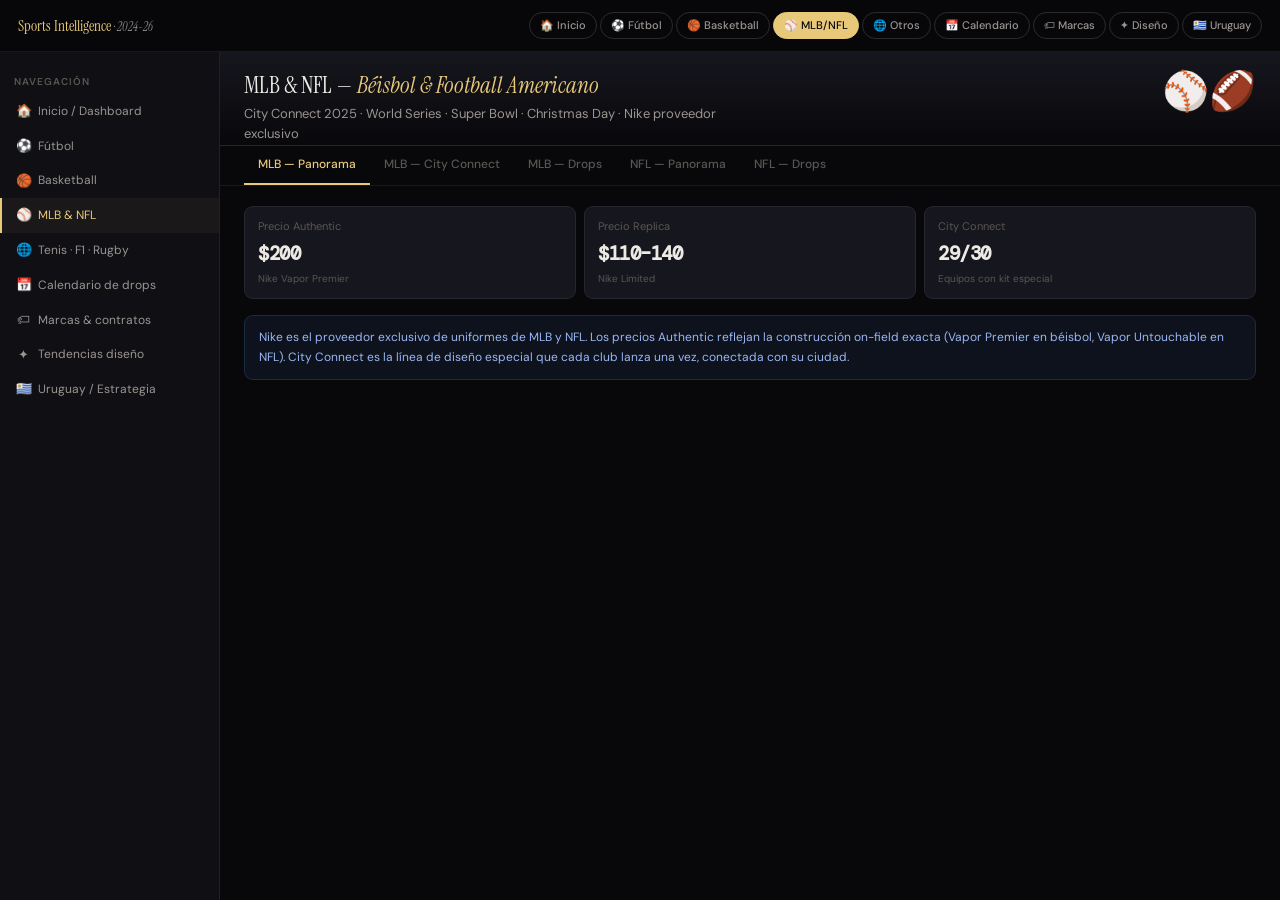
<file: mlb-nfl.html>
<!DOCTYPE html>
<html lang="es">
<head>
<meta charset="UTF-8">
<meta name="viewport" content="width=device-width, initial-scale=1.0">
<title>MLB & NFL — Sports Intelligence 2024-26</title>
<link href="https://fonts.googleapis.com/css2?family=Instrument+Serif:ital@0;1&family=DM+Sans:opsz,wght@9..40,400;9..40,500;9..40,600&family=DM+Mono:wght@400;500&display=swap" rel="stylesheet">
<link rel="stylesheet" href="css/style.css">
</head>
<body>
<header id="tb">
  <button id="hm" onclick="tsb()">☰</button>
  <a class="logo" href="index.html">Sports Intelligence <em>· 2024-26</em></a>
  <nav class="tnav"><a href="index.html">🏠 Inicio</a><a href="futbol.html">⚽ Fútbol</a><a href="basketball.html">🏀 Basketball</a><a href="mlb-nfl.html" class="on">⚾ MLB/NFL</a><a href="otros.html">🌐 Otros</a><a href="calendario.html">📅 Calendario</a><a href="marcas.html">🏷 Marcas</a><a href="diseno.html">✦ Diseño</a><a href="uruguay.html">🇺🇾 Uruguay</a></nav>
</header>
<div id="ov" onclick="csb()"></div>
<div id="ly">
<nav id="sb">
  <div class="nlb">Navegación</div>
<a href="index.html" class="ni"><span class="ic">🏠</span>Inicio / Dashboard</a>
<a href="futbol.html" class="ni"><span class="ic">⚽</span>Fútbol</a>
<a href="basketball.html" class="ni"><span class="ic">🏀</span>Basketball</a>
<a href="mlb-nfl.html"  class="ni on"><span class="ic">⚾</span>MLB & NFL</a>
<a href="otros.html" class="ni"><span class="ic">🌐</span>Tenis · F1 · Rugby</a>
<a href="calendario.html" class="ni"><span class="ic">📅</span>Calendario de drops</a>
<a href="marcas.html" class="ni"><span class="ic">🏷</span>Marcas & contratos</a>
<a href="diseno.html" class="ni"><span class="ic">✦</span>Tendencias diseño</a>
<a href="uruguay.html" class="ni"><span class="ic">🇺🇾</span>Uruguay / Estrategia</a>

</nav>
<main id="mn">

<div class="hr"><div><h1>MLB & NFL — <em>Béisbol & Football Americano</em></h1><p>City Connect 2025 · World Series · Super Bowl · Christmas Day · Nike proveedor exclusivo</p></div><div class="hi">⚾🏈</div></div>
<div class="tabs">
  <div class="tab on" onclick="tb(this,'mn1')">MLB — Panorama</div>
  <div class="tab" onclick="tb(this,'mn2')">MLB — City Connect</div>
  <div class="tab" onclick="tb(this,'mn3')">MLB — Drops</div>
  <div class="tab" onclick="tb(this,'mn4')">NFL — Panorama</div>
  <div class="tab" onclick="tb(this,'mn5')">NFL — Drops</div>
</div>
<div class="ct">
<div id="mn1" class="pn on">
<div class="sg">
  <div class="sc"><div class="sl">Precio Authentic</div><div class="sv">$200</div><div class="ss">Nike Vapor Premier</div></div>
  <div class="sc"><div class="sl">Precio Replica</div><div class="sv">$110–140</div><div class="ss">Nike Limited</div></div>
  <div class="sc"><div class="sl">City Connect</div><div class="sv">29/30</div><div class="ss">Equipos con kit especial</div></div>
</div>
<div class="ib">Nike es el proveedor exclusivo de uniformes de MLB y NFL. Los precios Authentic reflejan la construcción on-field exacta (Vapor Premier en béisbol, Vapor Untouchable en NFL). City Connect es la línea de diseño especial que cada club lanza una vez, conectada con su ciudad.</div>
</div>

<div id="mn2" class="pn">
<div class="pg">
  <div class="pc">
  <div class="pv" style="background:#1a1a1a">
    <svg viewBox="0 0 80 80"><path d="M40 4C22 4 8 6 8 6V72C8 72 22 74 40 74C58 74 72 72 72 72V6C72 6 58 4 40 4Z" fill="#1a1a1a" stroke="#c0c0c0" stroke-width="1"/><text x="40" y="50" text-anchor="middle" font-size="20" fill="#c0c0c0" font-family="monospace" font-weight="700" opacity=".7">45</text></svg>
    <span class="pb2" style="background:rgba(91,156,246,.2);color:#5b9cf6">⚾ MLB City</span>
    <span class="pdrop">2 May 2025</span><span class="pmarca">Nike</span>
  </div>
  <div class="pb"><h3>White Sox City Connect 2025</h3>
  <div class="ps">Nike · 1° kit MLB que combina MLB + NBA (Bulls). Pinstripes rojos estilo Chicago Bulls 90s</div>
  <div class="pt"><span class="t g">MLB</span><span class="t r">Histórico</span><span class="t a">Bulls crossover</span></div>
  <div class="pp"><div class="ppr"><span class="ppl">Replica</span>$110</div><div class="ppr"><span class="ppl">Authentic</span>$200</div></div>
  <div class="pl">
    <a class="lk" href="https://www.mlbshop.com/chicago-white-sox/2025-mlb-city-connect/t-36554212+c-6739127486+z-97-689062974" target="_blank">MLB Shop — White Sox City Connect</a>
    <a class="lk" href="https://www.sportsworldchicago.com/Chicago-White-Sox-City-Connect/" target="_blank">Sports World Chicago</a>
    <a class="lk" href="https://www.macys.com/shop/product/nike-mens-red-chicago-white-sox-2025-city-connect-limited-jersey?ID=22400476" target="_blank">Macy's — Replica $90-110</a>
  </div></div>
  </div>
  <div class="pc">
  <div class="pv" style="background:#00102a">
    <svg viewBox="0 0 80 80"><path d="M40 4C22 4 8 6 8 6V72C8 72 22 74 40 74C58 74 72 72 72 72V6C72 6 58 4 40 4Z" fill="#c41e3a" stroke="#001e62" stroke-width="2"/><text x="40" y="50" text-anchor="middle" font-size="20" fill="white" font-family="monospace" font-weight="700" opacity=".7">33</text></svg>
    <span class="pb2" style="background:rgba(91,156,246,.2);color:#5b9cf6">⚾ MLB City</span>
    <span class="pdrop">29 Mar 2025</span><span class="pmarca">Nike</span>
  </div>
  <div class="pb"><h3>Nationals Cherry Blossoms 2025</h3>
  <div class="ps">Nike · Cherry Blossoms D.C. Retícula urbana + Capitolio. Debut 29 Marzo 2025</div>
  <div class="pt"><span class="t g">MLB</span><span class="t a">Washington D.C.</span><span class="t">Cherry Blossoms</span></div>
  <div class="pp"><div class="ppr"><span class="ppl">Replica</span>$110–140</div><div class="ppr"><span class="ppl">Authentic</span>$200</div></div>
  <div class="pl">
    <a class="lk" href="https://www.mlb.com/stories/2025-mlb-city-connect-jerseys" target="_blank">MLB.com — City Connect 2025</a>
    <a class="lk" href="https://www.espn.com/mlb/story/_/id/39776958/tracking-mlb-city-connect-jerseys-uniforms" target="_blank">ESPN tracker completo</a>
  </div></div>
  </div>
  <div class="pc">
  <div class="pv" style="background:#0a1428">
    <svg viewBox="0 0 80 80"><rect width="80" height="80" fill="#001e62" opacity=".12"/><rect x="8" y="8" width="64" height="64" rx="10" fill="#001e62" opacity=".22"/><text x="40" y="46" text-anchor="middle" font-size="28" dominant-baseline="middle">🏆</text></svg>
    <span class="pb2" style="background:rgba(224,90,58,.2);color:#e05a3a">World Series</span>
    <span class="pdrop">Oct/Nov (anual)</span><span class="pmarca">Nike</span>
  </div>
  <div class="pb"><h3>World Series Championship Merch</h3>
  <div class="ps">Express 24-48hs post-victoria. Locker room T-shirts, gorras, hoodies del campeón</div>
  <div class="pt"><span class="t r">Express 24h</span><span class="t a">Championship</span></div>
  <div class="pp"><div class="ppr"><span class="ppl">Locker room Tee</span>$30–45</div><div class="ppr"><span class="ppl">Hoodie</span>$60–90</div></div>
  <div class="pl">
    <a class="lk" href="https://www.fanatics.com/mlb/world-series-gear" target="_blank">Fanatics World Series</a>
    <a class="lk" href="https://www.mlb.com/shop" target="_blank">MLB Shop oficial</a>
  </div></div>
  </div>
</div>
</div>

<div id="mn3" class="pn">
<div class="tw"><table>
<thead><tr><th>Drop especial MLB</th><th>Fecha</th><th>Precio</th><th>Link</th></tr></thead>
<tbody>
<tr><td style="font-weight:600">⚾ MLB Opening Day</td><td class="v">Mar (anual)</td><td class="m">Replica $110–140</td><td class="m"><a href="https://www.mlb.com/shop" target="_blank">MLB Shop ↗</a></td></tr>
<tr><td style="font-weight:600">⚾ City Connect drops</td><td class="v">Mar–Jun 2025</td><td class="m">Replica $110 · Authentic $200</td><td class="m"><a href="https://www.mlb.com/stories/2025-mlb-city-connect-jerseys" target="_blank">MLB.com tracker ↗</a></td></tr>
<tr><td style="font-weight:600">⭐ MLB All-Star Game</td><td class="v">Julio (anual)</td><td class="m">Replica $110–140</td><td class="m"><a href="https://www.mlb.com/shop" target="_blank">MLB Shop ↗</a></td></tr>
<tr><td style="font-weight:600">🐍 MLB Lunar New Year</td><td class="v">Ene/Feb (anual)</td><td class="m">Replica LNY $110–140</td><td class="m"><a href="https://www.mlb.com/shop" target="_blank">MLB Shop ↗</a></td></tr>
<tr><td style="font-weight:600">🏆 World Series express merch</td><td class="v">Oct/Nov · 24-48h</td><td class="m">Locker room Tee $30–45</td><td class="m"><a href="https://www.fanatics.com/mlb/world-series-gear" target="_blank">Fanatics WS ↗</a></td></tr>
</tbody></table></div>
</div>

<div id="mn4" class="pn">
<div class="tw"><table>
<thead><tr><th>Tier NFL</th><th>Tecnología</th><th>Precio</th><th>Link</th></tr></thead>
<tbody>
<tr><td style="font-weight:600">Nike Elite Authentic</td><td class="m">Vapor Untouchable — mismo que jugadores en campo</td><td class="v">$320–380</td><td class="m"><a href="https://www.nflshop.com" target="_blank">NFL Shop ↗</a></td></tr>
<tr><td style="font-weight:600">Nike Limited Fan</td><td class="m">Twill player detail — fan version premium</td><td class="v">$130–160</td><td class="m"><a href="https://www.fanatics.com/nfl" target="_blank">Fanatics ↗</a></td></tr>
<tr><td style="font-weight:600">Nike Game</td><td class="m">Mesh estándar — fan entry level</td><td class="v">$100–120</td><td class="m"><a href="https://www.dickssportinggoods.com" target="_blank">Dick's Sporting Goods ↗</a></td></tr>
</tbody></table></div>
</div>

<div id="mn5" class="pn">
<div class="tw"><table>
<thead><tr><th>Drop especial NFL</th><th>Fecha exacta</th><th>Detalle</th><th>Link</th></tr></thead>
<tbody>
<tr><td style="font-weight:600">🏈 Super Bowl Express Merch</td><td class="v">Feb — 15 min post-game</td><td class="m">Locker room T-shirts del campeón disponibles en minutos</td><td class="m"><a href="https://www.fanatics.com/nfl/super-bowl-gear" target="_blank">Fanatics SB ↗</a></td></tr>
<tr><td style="font-weight:600">🎄 Christmas Day Jerseys</td><td class="v">25 Dic (Netflix)</td><td class="m">Cowboys, Eagles, Ravens, Steelers. Sets de navidad especiales</td><td class="m"><a href="https://www.nflshop.com" target="_blank">NFL Shop ↗</a></td></tr>
<tr><td style="font-weight:600">Color Rush</td><td class="v">Sep–Ene (Thursday Night)</td><td class="m">Uniformes monocolor TNF. Nike Dri-FIT</td><td class="m"><a href="https://www.fanatics.com/nfl/color-rush" target="_blank">Fanatics Color Rush ↗</a></td></tr>
<tr><td style="font-weight:600">Throwback TNF</td><td class="v">Sep–Ene (TNF)</td><td class="m">Uniformes retro históricos Thursday Night Football</td><td class="m"><a href="https://www.fanatics.com/nfl/throwback-gear" target="_blank">Fanatics Throwback ↗</a></td></tr>
<tr><td style="font-weight:600">NFL Draft Capsule</td><td class="v">Abril</td><td class="m">Gear de la ciudad sede del Draft. Colección limitada por host city</td><td class="m"><a href="https://www.nflshop.com/nfl-draft" target="_blank">NFL Shop Draft ↗</a></td></tr>
</tbody></table></div>
</div>
</div>
</main>
</div>
<script>
function tsb(){document.getElementById('sb').classList.toggle('open');document.getElementById('ov').classList.toggle('open');}
function csb(){document.getElementById('sb').classList.remove('open');document.getElementById('ov').classList.remove('open');}
function tb(el,pid){
  el.closest('.tabs').querySelectorAll('.tab').forEach(t=>t.classList.remove('on'));
  el.classList.add('on');
  document.querySelectorAll('.pn').forEach(p=>{p.classList.remove('on');p.style.display='none';});
  const pn=document.getElementById(pid);
  if(pn){pn.classList.add('on');pn.style.display='block';}
}
document.querySelectorAll('.pn').forEach((p,i)=>{
  const pns=p.closest('.ct,.ct-nb')?.querySelectorAll(':scope > .pn') || [p];
  p.style.display=([...pns].indexOf(p)===0)?'block':'none';
  if([...pns].indexOf(p)===0) p.classList.add('on');
});
</script>
</body>
</html>
</file>
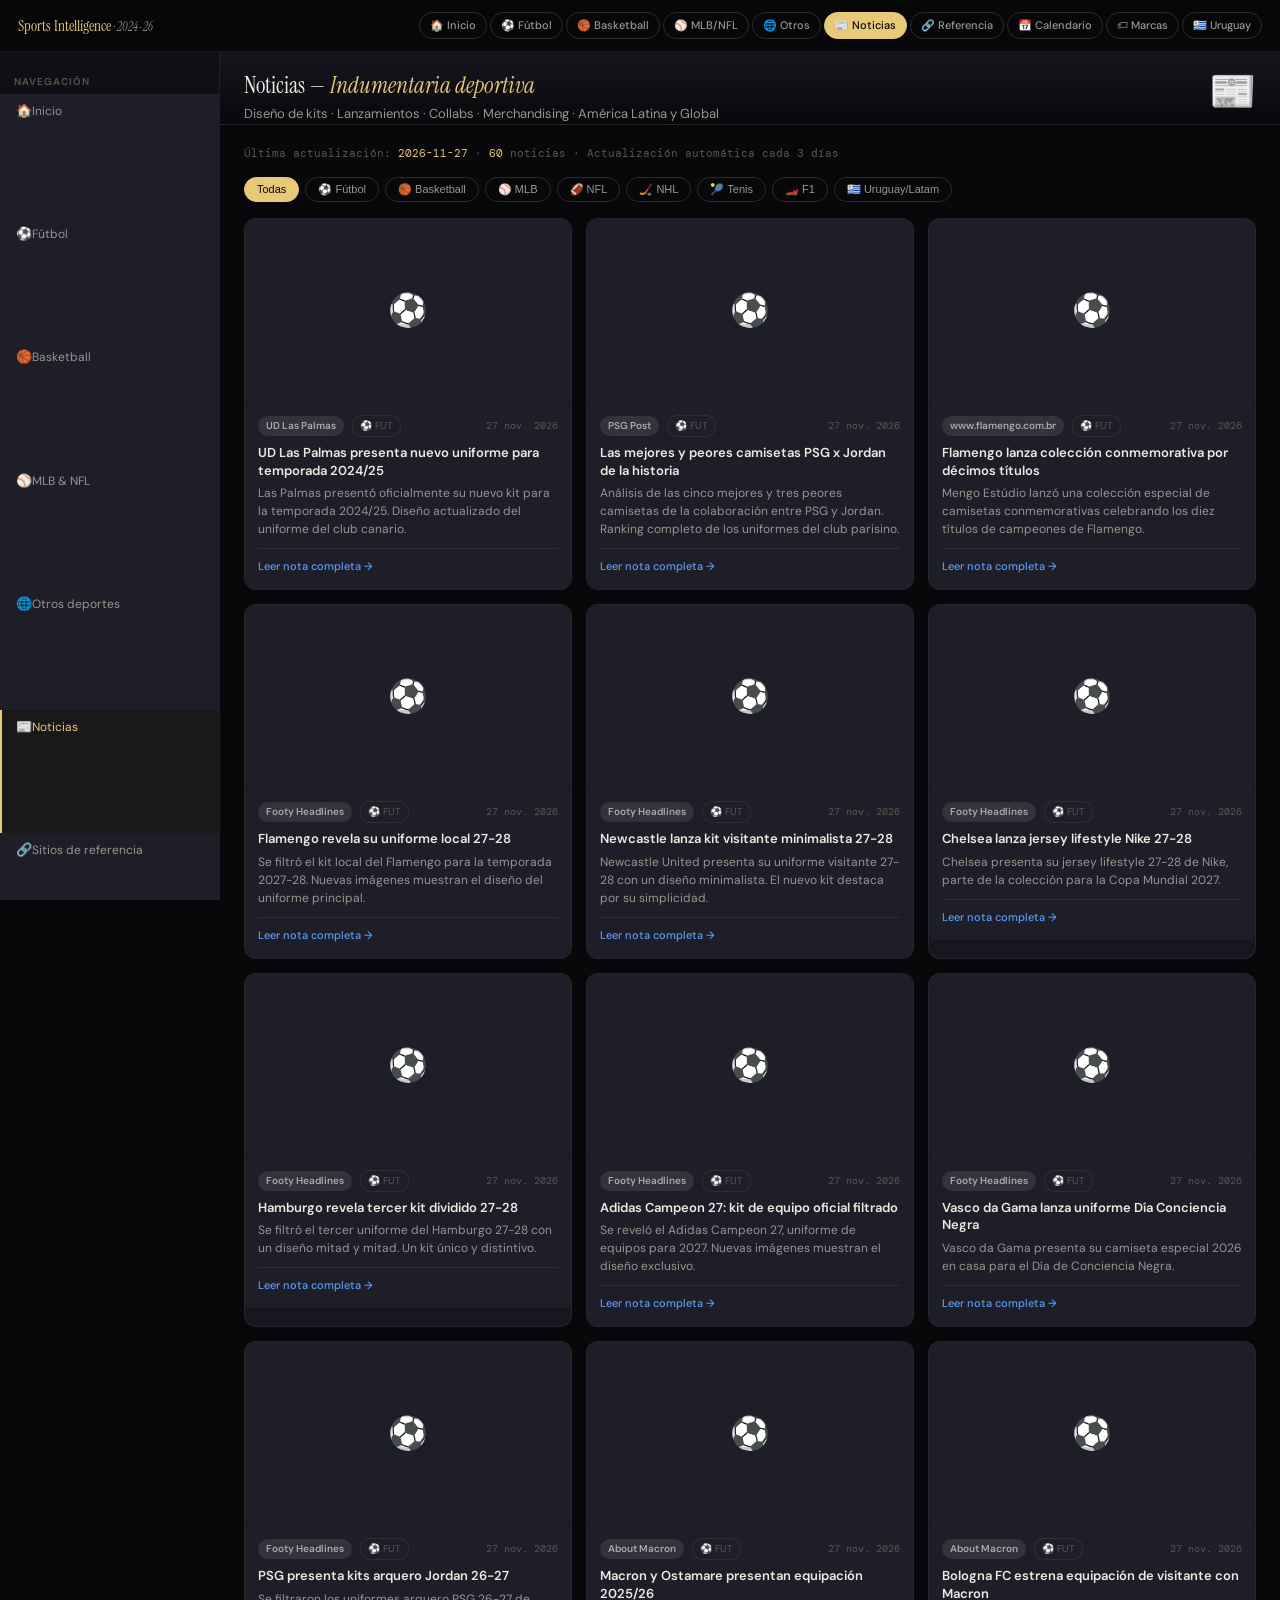
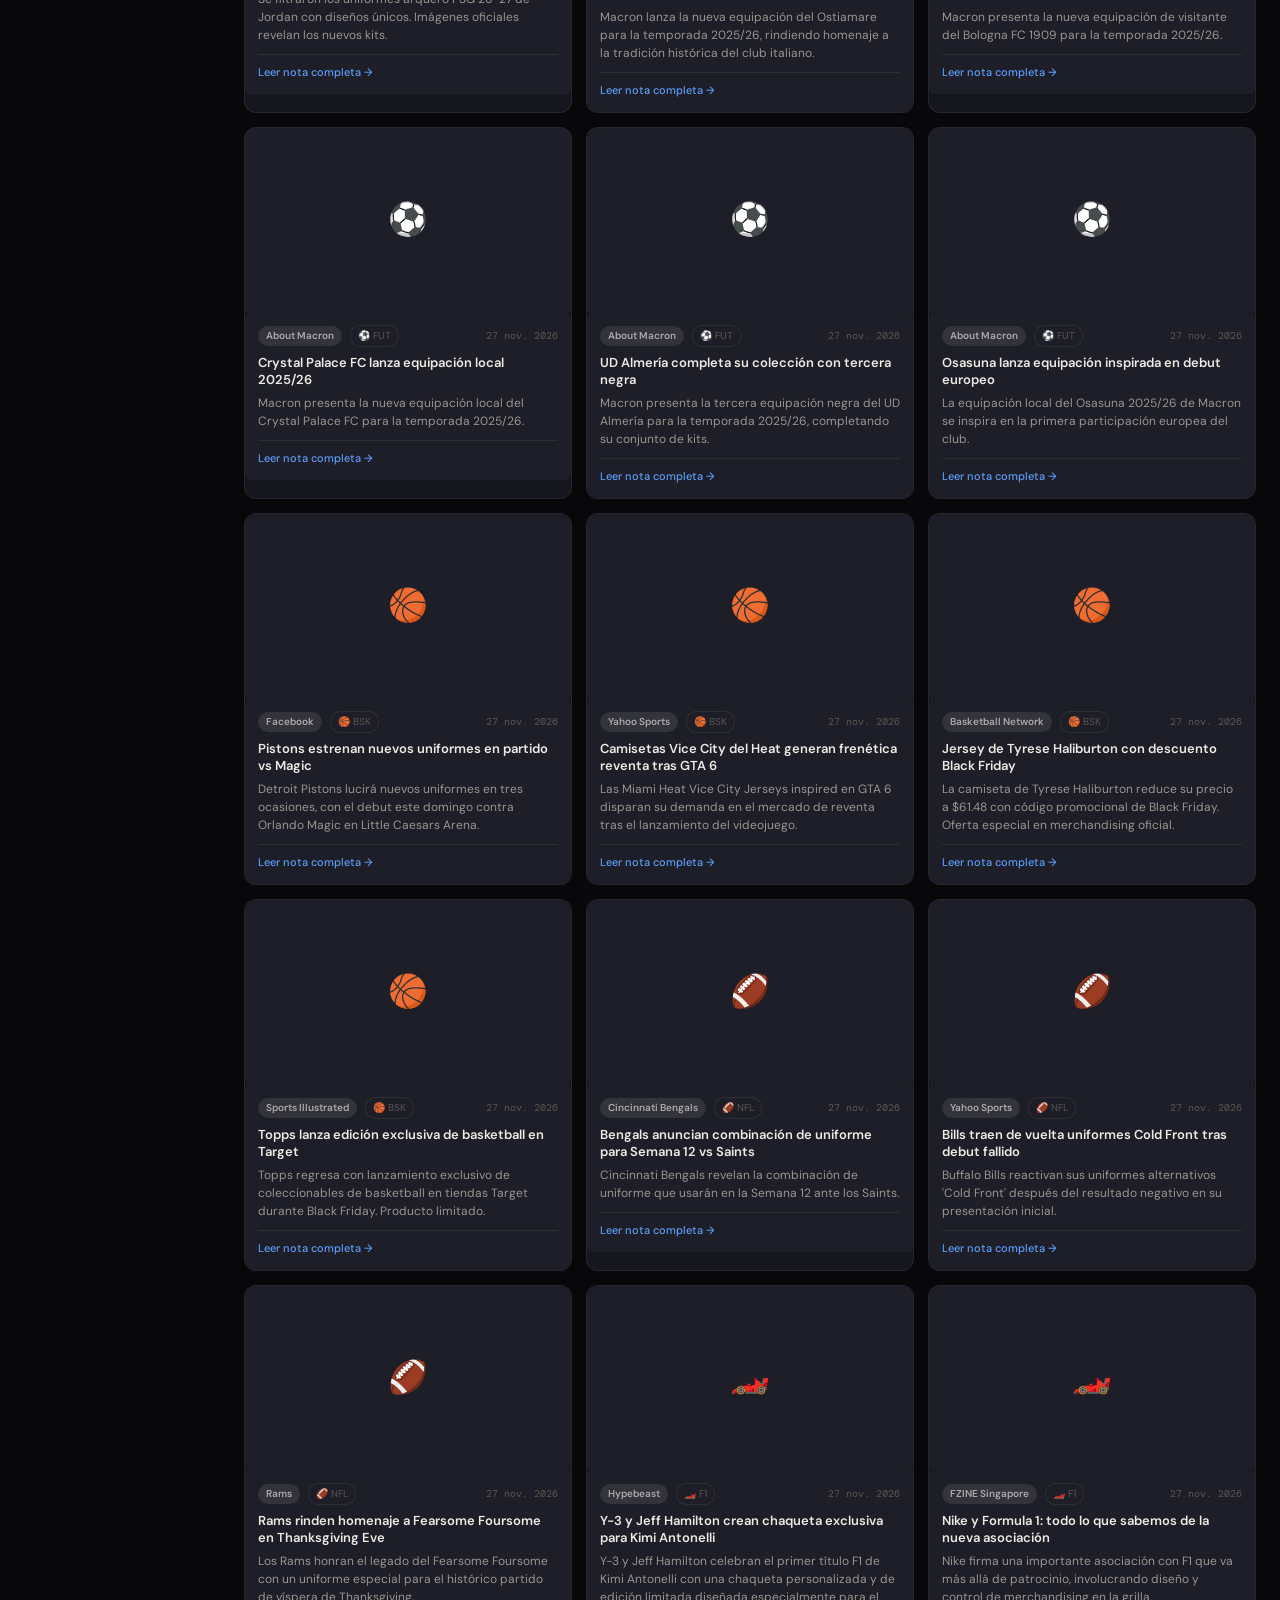
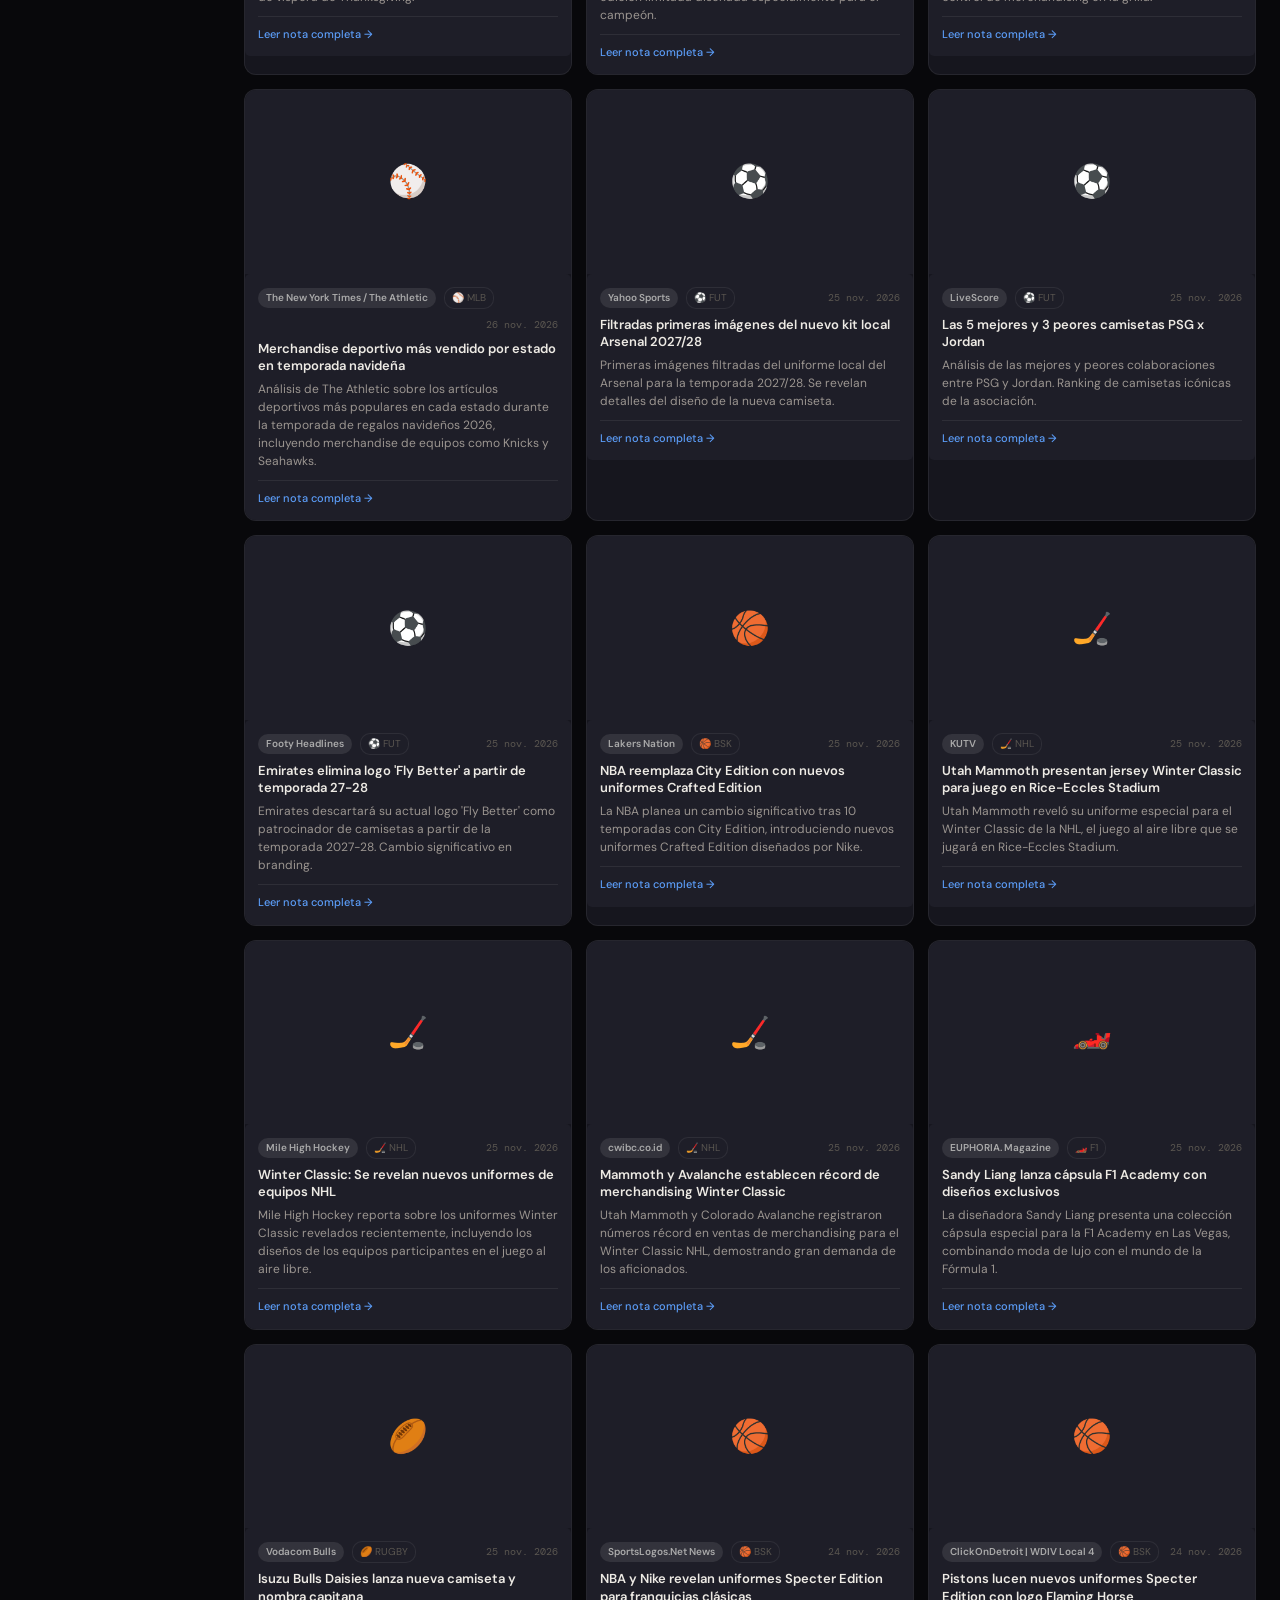
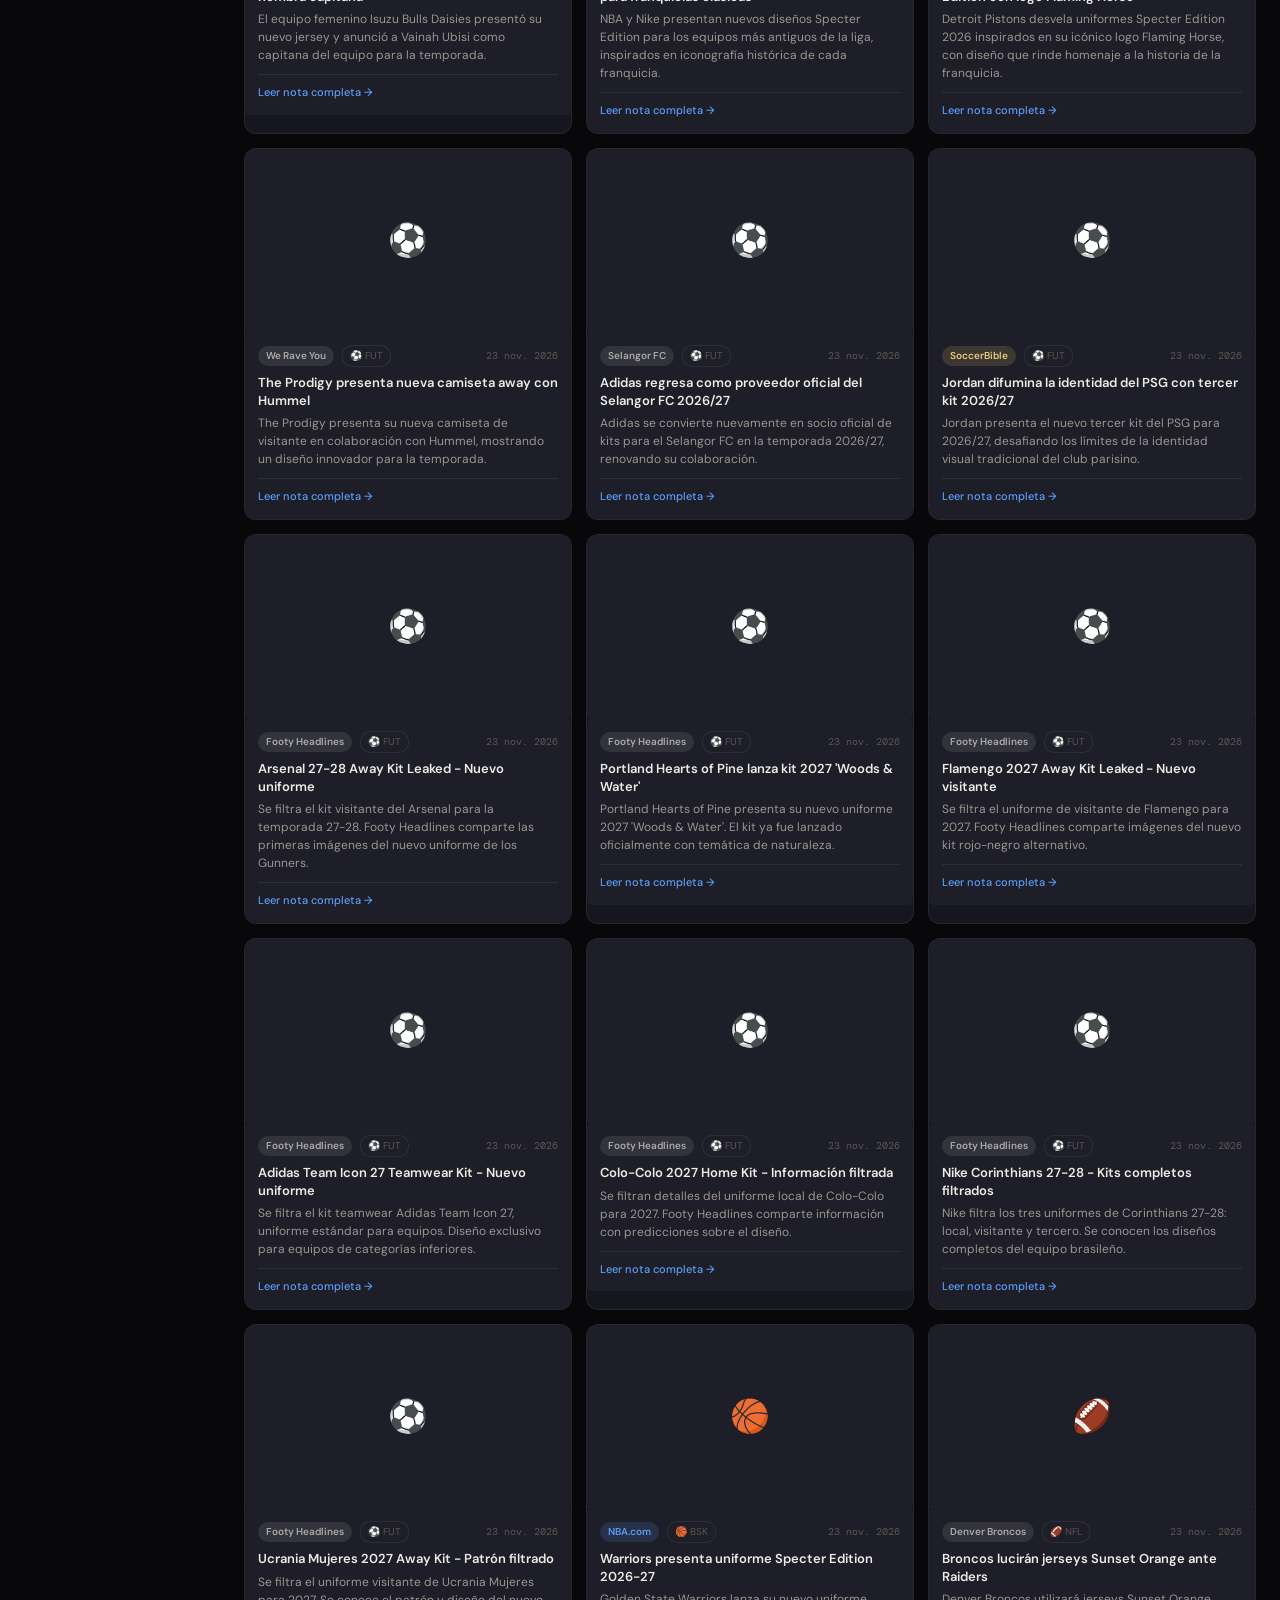
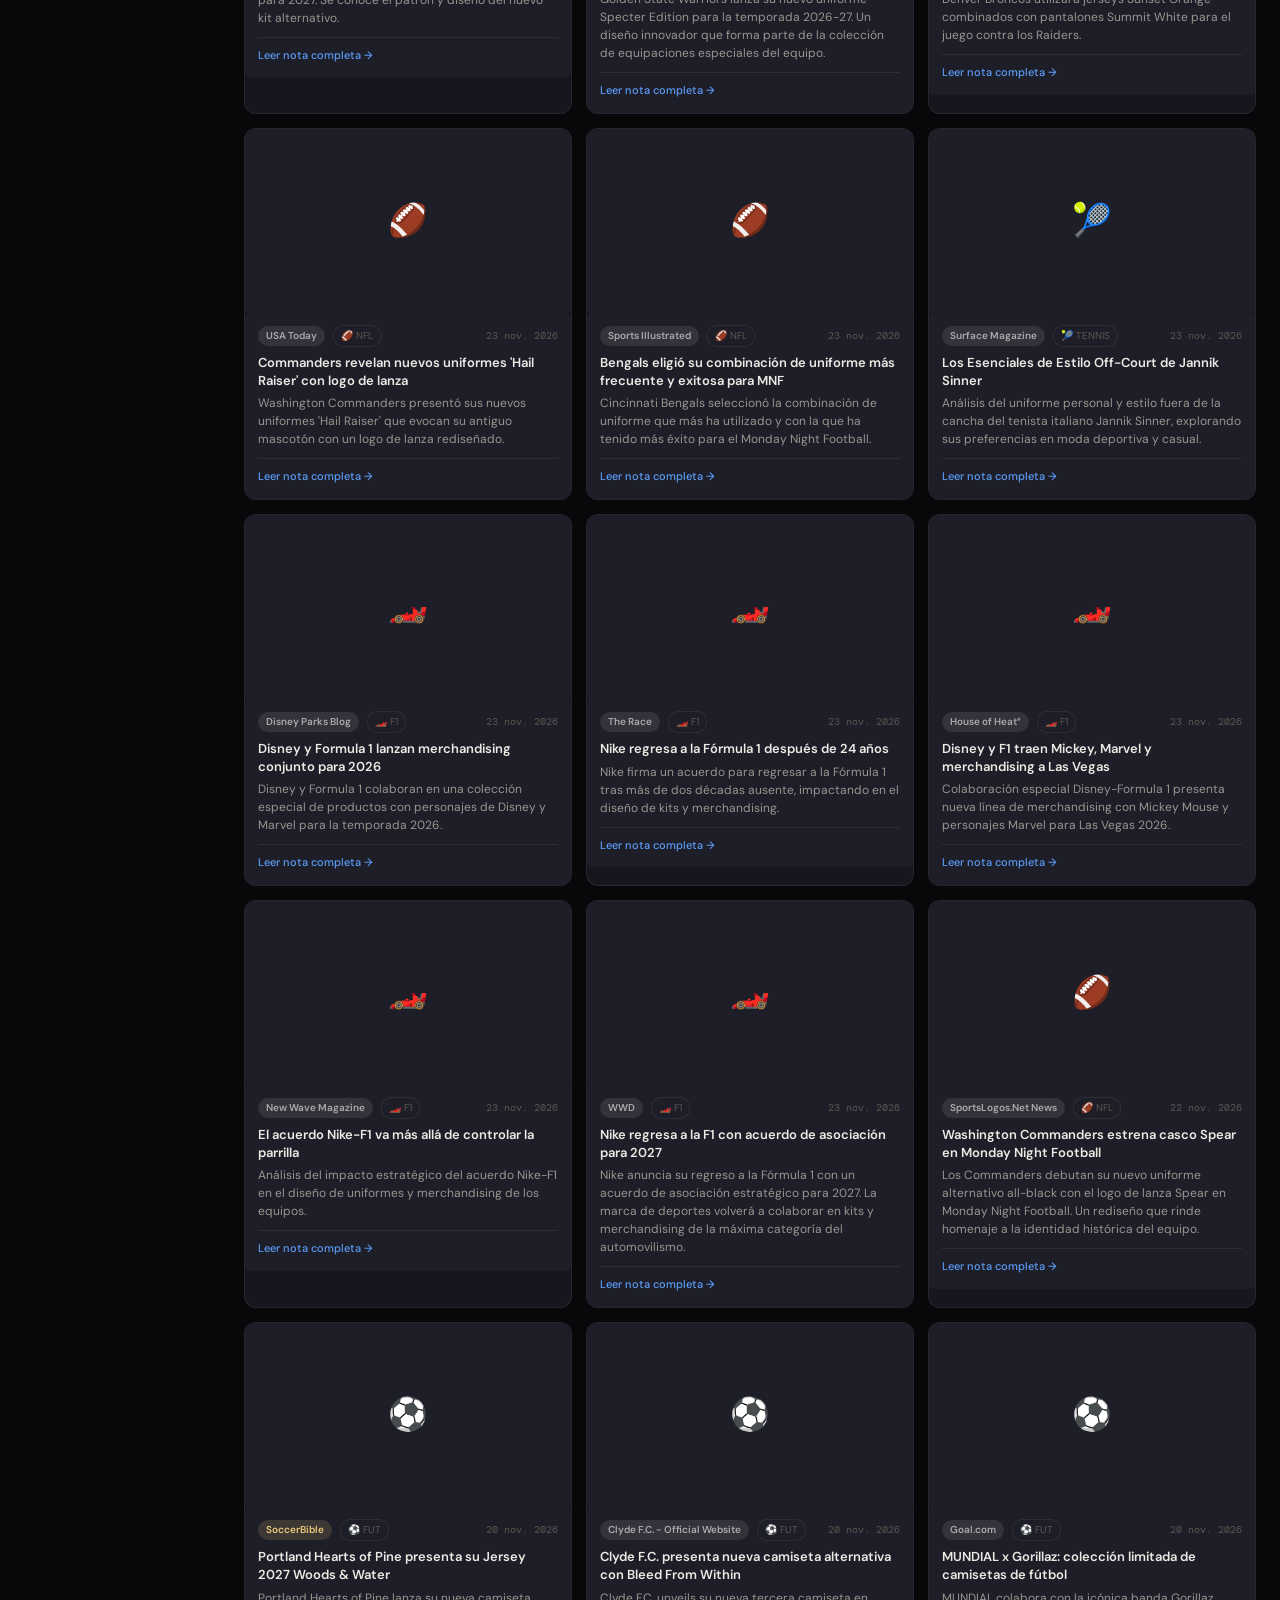
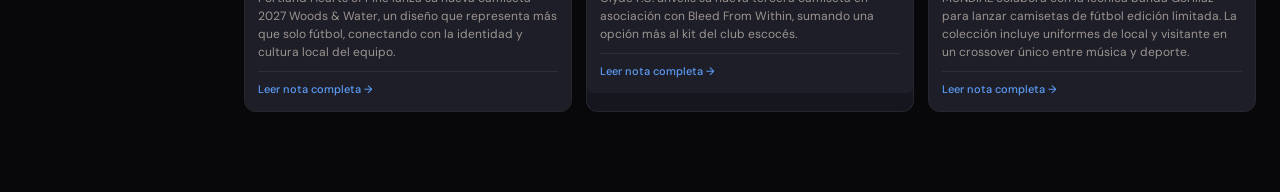
<file: noticias.html>
<!DOCTYPE html>
<html lang="es">
<head>
<meta charset="UTF-8">
<meta name="viewport" content="width=device-width, initial-scale=1.0">
<title>Noticias — Sports Intelligence 2024-26</title>
<link href="https://fonts.googleapis.com/css2?family=Instrument+Serif:ital@0;1&family=DM+Sans:opsz,wght@9..40,400;9..40,500;9..40,600&family=DM+Mono:wght@400;500&display=swap" rel="stylesheet">
<link rel="stylesheet" href="css/style.css">
<style>
.news-grid{display:grid;grid-template-columns:repeat(auto-fill,minmax(280px,1fr));gap:14px;margin-bottom:20px}
.nc{background:var(--bg3);border:1px solid var(--b);border-radius:12px;overflow:hidden;display:flex;flex-direction:column;transition:all .2s;text-decoration:none;color:inherit}
.nc:hover{border-color:var(--b2);transform:translateY(-2px);box-shadow:0 10px 30px rgba(0,0,0,.4)}
.ni{width:100%;aspect-ratio:16/9;object-fit:cover;background:var(--bg4);display:block}
.ni-ph{width:100%;aspect-ratio:16/9;background:var(--bg4);display:flex;align-items:center;justify-content:center;font-size:32px}
.nb{padding:13px}
.nm{display:flex;align-items:center;gap:8px;margin-bottom:7px;flex-wrap:wrap}
.nsrc{font-size:10px;font-weight:600;padding:2px 8px;border-radius:10px;white-space:nowrap}
.ncat{font-size:10px;color:var(--tx3);padding:2px 7px;border-radius:10px;background:var(--bg4);border:1px solid var(--b)}
.ndate{font-size:10px;color:var(--tx3);margin-left:auto;font-family:var(--mo);white-space:nowrap}
.nt{font-size:13px;font-weight:600;color:var(--tx);line-height:1.35;margin-bottom:5px}
.ns{font-size:12px;color:var(--tx2);line-height:1.5;flex:1}
.nf{margin-top:10px;padding-top:9px;border-top:1px solid var(--b);display:flex;align-items:center;justify-content:space-between}
.nread{font-size:11px;color:var(--blue);font-weight:500}
.nread::after{content:' →'}
.src-fy{background:rgba(82,201,138,.15);color:#52c98a}
.src-sb{background:rgba(232,201,122,.15);color:#e8c97a}
.src-nb{background:rgba(91,156,246,.15);color:#5b9cf6}
.src-es{background:rgba(224,90,58,.15);color:#e05a3a}
.src-ml{background:rgba(155,127,232,.15);color:#9b7fe8}
.src-ge{background:rgba(200,200,200,.12);color:#aaa}
.filters{display:flex;gap:6px;flex-wrap:wrap;margin-bottom:16px}
.fb{padding:5px 12px;border-radius:20px;font-size:11px;font-weight:500;cursor:pointer;border:1px solid var(--b2);background:transparent;color:var(--tx2);transition:all .15s}
.fb:hover,.fb.on{background:var(--gold);color:#08080b;border-color:var(--gold)}
.last-upd{font-size:11px;color:var(--tx3);font-family:var(--mo);margin-bottom:14px}
.last-upd span{color:var(--gold)}
.empty{padding:40px 20px;text-align:center;color:var(--tx3);font-size:13px}
.empty div{font-size:32px;margin-bottom:10px}
@media(max-width:600px){.news-grid{grid-template-columns:1fr}}
</style>
</head>
<body>
<header id="tb">
  <button id="hm" onclick="tsb()">☰</button>
  <a class="logo" href="index.html">Sports Intelligence <em>· 2024-26</em></a>
  <nav class="tnav">
    <a href="index.html">🏠 Inicio</a>
    <a href="futbol.html">⚽ Fútbol</a>
    <a href="basketball.html">🏀 Basketball</a>
    <a href="mlb-nfl.html">⚾ MLB/NFL</a>
    <a href="otros.html">🌐 Otros</a>
    <a href="noticias.html" class="on">📰 Noticias</a>
    <a href="referencias.html">🔗 Referencia</a>
    <a href="calendario.html">📅 Calendario</a>
    <a href="marcas.html">🏷 Marcas</a>
    <a href="uruguay.html">🇺🇾 Uruguay</a>
  </nav>
</header>
<div id="ov" onclick="csb()"></div>
<div id="ly">
<nav id="sb">
  <div class="nlb">Navegación</div>
  <a href="index.html" class="ni"><span class="ic">🏠</span>Inicio</a>
  <a href="futbol.html" class="ni"><span class="ic">⚽</span>Fútbol</a>
  <a href="basketball.html" class="ni"><span class="ic">🏀</span>Basketball</a>
  <a href="mlb-nfl.html" class="ni"><span class="ic">⚾</span>MLB & NFL</a>
  <a href="otros.html" class="ni"><span class="ic">🌐</span>Otros deportes</a>
  <a href="noticias.html" class="ni on"><span class="ic">📰</span>Noticias</a>
  <a href="referencias.html" class="ni"><span class="ic">🔗</span>Sitios de referencia</a>
  <a href="calendario.html" class="ni"><span class="ic">📅</span>Calendario</a>
  <a href="marcas.html" class="ni"><span class="ic">🏷</span>Marcas</a>
  <a href="diseno.html" class="ni"><span class="ic">✦</span>Diseño</a>
  <a href="uruguay.html" class="ni"><span class="ic">🇺🇾</span>Uruguay</a>
</nav>
<main id="mn">
<div class="hr">
  <div>
    <h1>Noticias — <em>Indumentaria deportiva</em></h1>
    <p>Diseño de kits · Lanzamientos · Collabs · Merchandising · América Latina y Global</p>
  </div>
  <div class="hi">📰</div>
</div>
<div class="ct">
  <div id="last-upd" class="last-upd">Cargando noticias...</div>
  <div class="filters">
    <button class="fb on" onclick="fil('all',this)">Todas</button>
    <button class="fb" onclick="fil('fut',this)">⚽ Fútbol</button>
    <button class="fb" onclick="fil('bsk',this)">🏀 Basketball</button>
    <button class="fb" onclick="fil('mlb',this)">⚾ MLB</button>
    <button class="fb" onclick="fil('nfl',this)">🏈 NFL</button>
    <button class="fb" onclick="fil('nhl',this)">🏒 NHL</button>
    <button class="fb" onclick="fil('tennis',this)">🎾 Tenis</button>
    <button class="fb" onclick="fil('f1',this)">🏎️ F1</button>
    <button class="fb" onclick="fil('uru',this)">🇺🇾 Uruguay/Latam</button>
  </div>
  <div id="news-grid" class="news-grid">
    <div class="empty"><div>📡</div>Cargando noticias desde el servidor...</div>
  </div>
</div>
</main>
</div>

<script>
function tsb(){document.getElementById('sb').classList.toggle('open');document.getElementById('ov').classList.toggle('open');}
function csb(){document.getElementById('sb').classList.remove('open');document.getElementById('ov').classList.remove('open');}

const SRC_COLORS = {
  'FootyHeadlines':'src-fy','SoccerBible':'src-sb','KitNews':'src-sb',
  'NBA.com':'src-nb','ESPN':'src-es','Marca':'src-es','AS':'src-es',
  'Olé':'src-ml','El País':'src-ml','La Nación':'src-ml',
  'MLB.com':'src-nb','NFL.com':'src-nb','NHL.com':'src-nb',
  'default':'src-ge'
};

const CAT_ICONS = {
  fut:'⚽',bsk:'🏀',mlb:'⚾',nfl:'🏈',nhl:'🏒',
  tennis:'🎾',f1:'🏎️',rugby:'🏉',uru:'🇺🇾',gen:'📰'
};

let ALL_NEWS = [];
let CF = 'all';

function srcColor(src){
  for(const k of Object.keys(SRC_COLORS)){
    if(src && src.includes(k)) return SRC_COLORS[k];
  }
  return SRC_COLORS.default;
}

function render(){
  const grid = document.getElementById('news-grid');
  const filtered = CF==='all' ? ALL_NEWS : ALL_NEWS.filter(n=>n.cat===CF);
  if(!filtered.length){
    grid.innerHTML = '<div class="empty"><div>🔍</div>No hay noticias en esta categoría aún.<br>El sistema actualiza cada 3 días automáticamente.</div>';
    return;
  }
  grid.innerHTML = filtered.map((n,i)=>{
    const imgHtml = n.image
      ? `<img class="ni" src="${n.image}" alt="${n.title}" onerror="this.parentNode.innerHTML='<div class=ni-ph>${CAT_ICONS[n.cat]||'📰'}</div>'">`
      : `<div class="ni-ph">${CAT_ICONS[n.cat]||'📰'}</div>`;
    const sc = srcColor(n.source);
    const catLabel = n.cat ? `<span class="ncat">${CAT_ICONS[n.cat]||''} ${n.cat.toUpperCase()}</span>` : '';
    const dateStr = n.date ? new Date(n.date).toLocaleDateString('es-UY',{day:'numeric',month:'short',year:'numeric'}) : '';
    return `<a class="nc" href="${n.url||'#'}" target="_blank" rel="noopener" style="animation-delay:${i*0.04}s">
      ${imgHtml}
      <div class="nb">
        <div class="nm">
          <span class="nsrc ${sc}">${n.source||'Fuente'}</span>
          ${catLabel}
          <span class="ndate">${dateStr}</span>
        </div>
        <div class="nt">${n.title}</div>
        <div class="ns">${n.summary||''}</div>
        <div class="nf"><span class="nread">Leer nota completa</span></div>
      </div>
    </a>`;
  }).join('');
}

function fil(cat, btn){
  CF = cat;
  document.querySelectorAll('.fb').forEach(b=>b.classList.remove('on'));
  btn.classList.add('on');
  render();
}

// Load news from JSON
fetch('data/news.json')
  .then(r=>r.ok ? r.json() : Promise.reject('not found'))
  .then(data=>{
    ALL_NEWS = data.news || [];
    const upd = data.last_updated ? data.last_updated.slice(0,10) : '—';
    document.getElementById('last-upd').innerHTML =
      `Última actualización: <span>${upd}</span> · <span>${ALL_NEWS.length}</span> noticias · Actualización automática cada 3 días`;
    render();
  })
  .catch(()=>{
    // Show placeholder news when JSON doesn't exist yet
    ALL_NEWS = [
      {title:'FootyHeadlines — Nuevos kits 2025-26',summary:'El sitio de referencia para lanzamientos de kits publica los primeros renders de la próxima temporada. Adidas y Nike dominan las filtraciones de julio.',source:'FootyHeadlines',cat:'fut',date:'2026-05-17',url:'https://www.footyheadlines.com',image:''},
      {title:'SoccerBible — Tendencias de diseño 2025',summary:'Análisis profundo de las tendencias que dominaron la temporada: heritage, gradientes, y la explosión de las collabs con marcas streetwear.',source:'SoccerBible',cat:'fut',date:'2026-05-15',url:'https://www.soccerbible.com',image:''},
      {title:'NBA City Edition 2025-26 — Primeras filtraciones',summary:'Los 30 equipos de la NBA están preparando sus City Editions para noviembre. Lakers y Celtics lideran las búsquedas en StockX según datos anticipados.',source:'ESPN',cat:'bsk',date:'2026-05-14',url:'https://www.espn.com',image:''},
      {title:'MLB City Connect 2025 — Tracker completo',summary:'29 de 30 equipos ya tienen su kit City Connect. White Sox × Bulls fue la colaboración más impactante de la temporada, combinando por primera vez MLB y NBA.',source:'MLB.com',cat:'mlb',date:'2026-05-13',url:'https://www.mlb.com',image:''},
      {title:'Indumentaria deportiva en América Latina — Tendencias 2025',summary:'Olé analiza el mercado regional: el crecimiento de marcas locales en Argentina, Chile y Uruguay como alternativa al producto europeo importado.',source:'Olé',cat:'uru',date:'2026-05-12',url:'https://www.ole.com.ar',image:''},
      {title:'Inter Milan × Nike ACG — El kit más hypeado de 2026',summary:'La colaboración entre Inter Milan y la línea ACG de Nike es el primer kit de fútbol en la historia que lleva el logo ACG. Streetwear y deporte se fusionan.',source:'FootyHeadlines',cat:'fut',date:'2026-05-10',url:'https://www.footyheadlines.com',image:''},
    ];
    document.getElementById('last-upd').innerHTML =
      'Vista previa — <span>El workflow automático cargará noticias reales cada 3 días</span>';
    render();
  });
</script>
</body>
</html>
</file>
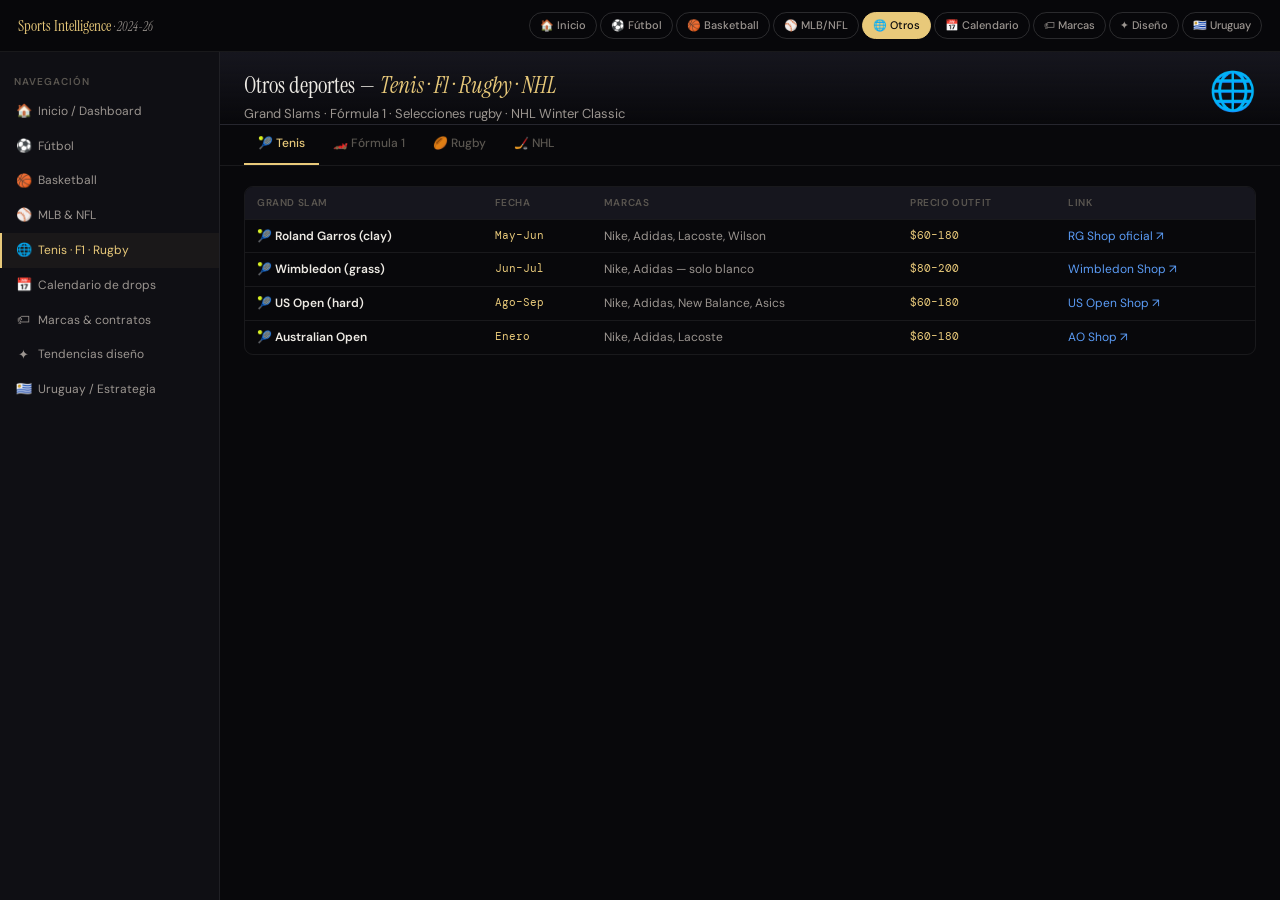
<file: otros.html>
<!DOCTYPE html>
<html lang="es">
<head>
<meta charset="UTF-8">
<meta name="viewport" content="width=device-width, initial-scale=1.0">
<title>Tenis · F1 · Rugby · NHL — Sports Intelligence 2024-26</title>
<link href="https://fonts.googleapis.com/css2?family=Instrument+Serif:ital@0;1&family=DM+Sans:opsz,wght@9..40,400;9..40,500;9..40,600&family=DM+Mono:wght@400;500&display=swap" rel="stylesheet">
<link rel="stylesheet" href="css/style.css">
</head>
<body>
<header id="tb">
  <button id="hm" onclick="tsb()">☰</button>
  <a class="logo" href="index.html">Sports Intelligence <em>· 2024-26</em></a>
  <nav class="tnav"><a href="index.html">🏠 Inicio</a><a href="futbol.html">⚽ Fútbol</a><a href="basketball.html">🏀 Basketball</a><a href="mlb-nfl.html">⚾ MLB/NFL</a><a href="otros.html" class="on">🌐 Otros</a><a href="calendario.html">📅 Calendario</a><a href="marcas.html">🏷 Marcas</a><a href="diseno.html">✦ Diseño</a><a href="uruguay.html">🇺🇾 Uruguay</a></nav>
</header>
<div id="ov" onclick="csb()"></div>
<div id="ly">
<nav id="sb">
  <div class="nlb">Navegación</div>
<a href="index.html" class="ni"><span class="ic">🏠</span>Inicio / Dashboard</a>
<a href="futbol.html" class="ni"><span class="ic">⚽</span>Fútbol</a>
<a href="basketball.html" class="ni"><span class="ic">🏀</span>Basketball</a>
<a href="mlb-nfl.html" class="ni"><span class="ic">⚾</span>MLB & NFL</a>
<a href="otros.html"  class="ni on"><span class="ic">🌐</span>Tenis · F1 · Rugby</a>
<a href="calendario.html" class="ni"><span class="ic">📅</span>Calendario de drops</a>
<a href="marcas.html" class="ni"><span class="ic">🏷</span>Marcas & contratos</a>
<a href="diseno.html" class="ni"><span class="ic">✦</span>Tendencias diseño</a>
<a href="uruguay.html" class="ni"><span class="ic">🇺🇾</span>Uruguay / Estrategia</a>

</nav>
<main id="mn">

<div class="hr"><div><h1>Otros deportes — <em>Tenis · F1 · Rugby · NHL</em></h1><p>Grand Slams · Fórmula 1 · Selecciones rugby · NHL Winter Classic</p></div><div class="hi">🌐</div></div>
<div class="tabs">
  <div class="tab on" onclick="tb(this,'ot1')">🎾 Tenis</div>
  <div class="tab" onclick="tb(this,'ot2')">🏎️ Fórmula 1</div>
  <div class="tab" onclick="tb(this,'ot3')">🏉 Rugby</div>
  <div class="tab" onclick="tb(this,'ot4')">🏒 NHL</div>
</div>
<div class="ct">
<div id="ot1" class="pn on">
<div class="tw"><table>
<thead><tr><th>Grand Slam</th><th>Fecha</th><th>Marcas</th><th>Precio outfit</th><th>Link</th></tr></thead>
<tbody>
<tr><td style="font-weight:600">🎾 Roland Garros (clay)</td><td class="v">May–Jun</td><td class="m">Nike, Adidas, Lacoste, Wilson</td><td class="v">$60–180</td><td class="m"><a href="https://www.rolandgarros.com/en-us/shop" target="_blank">RG Shop oficial ↗</a></td></tr>
<tr><td style="font-weight:600">🎾 Wimbledon (grass)</td><td class="v">Jun–Jul</td><td class="m">Nike, Adidas — solo blanco</td><td class="v">$80–200</td><td class="m"><a href="https://www.wimbledon.com/shop" target="_blank">Wimbledon Shop ↗</a></td></tr>
<tr><td style="font-weight:600">🎾 US Open (hard)</td><td class="v">Ago–Sep</td><td class="m">Nike, Adidas, New Balance, Asics</td><td class="v">$60–180</td><td class="m"><a href="https://www.usopen.org/merchandise" target="_blank">US Open Shop ↗</a></td></tr>
<tr><td style="font-weight:600">🎾 Australian Open</td><td class="v">Enero</td><td class="m">Nike, Adidas, Lacoste</td><td class="v">$60–180</td><td class="m"><a href="https://ausopen.com/shop" target="_blank">AO Shop ↗</a></td></tr>
</tbody></table></div>
</div>
<div id="ot2" class="pn">
<div class="pg">
  <div class="pc">
  <div class="pv" style="background:#1a0808"><svg viewBox="0 0 80 80"><rect width="80" height="80" fill="#cc0000" opacity=".12"/><rect x="8" y="8" width="64" height="64" rx="10" fill="#cc0000" opacity=".2"/><text x="40" y="46" text-anchor="middle" font-size="28" dominant-baseline="middle">🏎️</text></svg>
  <span class="pb2" style="background:rgba(224,90,58,.2);color:#e05a3a">🏎️ F1</span><span class="pdrop">Mar–Nov 2025</span><span class="pmarca">Red Bull</span></div>
  <div class="pb"><h3>Red Bull Racing Merch 2025</h3>
  <div class="ps">Red Bull / Oracle · Team jacket, polo, race suit replica. Temporada Mar-Nov 2025</div>
  <div class="pt"><span class="t g">F1</span><span class="t a">Red Bull</span><span class="t">Oracle</span></div>
  <div class="pp"><div class="ppr"><span class="ppl">Team jacket</span>$120–180</div><div class="ppr"><span class="ppl">Race suit replica</span>$200–350</div><div class="ppr"><span class="ppl">Team polo</span>$60–90</div></div>
  <div class="pl">
    <a class="lk" href="https://www.redbullracing.com/shop" target="_blank">Red Bull Racing Shop</a>
    <a class="lk" href="https://www.formula1.com/en/shop" target="_blank">F1 Store oficial</a>
    <a class="lk" href="https://www.grandprixstore.com" target="_blank">Grand Prix Store</a>
  </div></div>
  </div>
  <div class="pc">
  <div class="pv" style="background:#0a0808"><svg viewBox="0 0 80 80"><rect width="80" height="80" fill="#ff2800" opacity=".08"/><rect x="8" y="8" width="64" height="64" rx="10" fill="#ff2800" opacity=".18"/><text x="40" y="46" text-anchor="middle" font-size="28" dominant-baseline="middle">🏎️</text></svg>
  <span class="pb2" style="background:rgba(224,90,58,.2);color:#e05a3a">🏎️ F1</span><span class="pdrop">Mar–Nov 2025</span><span class="pmarca">Ferrari</span></div>
  <div class="pb"><h3>Scuderia Ferrari Merch 2025</h3>
  <div class="ps">Ferrari / HP · La marca deportiva más valiosa de F1. Race jacket, polo fan, replica suit</div>
  <div class="pt"><span class="t g">F1</span><span class="t r">Ferrari</span><span class="t">HP</span></div>
  <div class="pp"><div class="ppr"><span class="ppl">Race jacket</span>$90–160</div><div class="ppr"><span class="ppl">Fan polo</span>$50–80</div></div>
  <div class="pl">
    <a class="lk" href="https://store.ferrari.com/en_us/scuderia-ferrari" target="_blank">Ferrari Store oficial</a>
    <a class="lk" href="https://www.formula1.com/en/shop" target="_blank">F1 Store oficial</a>
  </div></div>
  </div>
</div>
</div>
<div id="ot3" class="pn">
<div class="tw"><table>
<thead><tr><th>Selección</th><th>Proveedor</th><th>Precio replica</th><th>Link</th></tr></thead>
<tbody>
<tr><td style="font-weight:600">🏉 All Blacks (Nueva Zelanda)</td><td class="m">Canterbury</td><td class="v">$90–120</td><td class="m"><a href="https://www.allblacks.com/shop" target="_blank">allblacks.com ↗</a></td></tr>
<tr><td style="font-weight:600">🏉 Los Pumas (Argentina)</td><td class="m">Adidas</td><td class="v">$80–110</td><td class="m"><a href="https://www.adidas.com" target="_blank">adidas.com ↗</a></td></tr>
<tr><td style="font-weight:600">🏉 Springboks (Sudáfrica)</td><td class="m">Canterbury</td><td class="v">$80–110</td><td class="m"><a href="https://www.canterburysport.com" target="_blank">Canterbury ↗</a></td></tr>
<tr><td style="font-weight:600">🏉 England Rugby</td><td class="m">Umbro</td><td class="v">£75–90</td><td class="m"><a href="https://store.england.rugby" target="_blank">England Rugby Store ↗</a></td></tr>
<tr><td style="font-weight:600">🏉 Francia (Les Bleus)</td><td class="m">Le Coq Sportif</td><td class="v">€80–100</td><td class="m"><a href="https://www.ffr.fr/boutique" target="_blank">FFR Boutique ↗</a></td></tr>
<tr><td style="font-weight:600">🏉 Australia (Wallabies)</td><td class="m">Adidas</td><td class="v">$80–110</td><td class="m"><a href="https://www.rugbyau.com/shop" target="_blank">Rugby Australia ↗</a></td></tr>
</tbody></table></div>
</div>
<div id="ot4" class="pn">
<div class="tw"><table>
<thead><tr><th>Producto NHL</th><th>Precio</th><th>Fecha</th><th>Link</th></tr></thead>
<tbody>
<tr><td style="font-weight:600">Jersey Authentic Adidas</td><td class="v">$220–280</td><td class="m">Sep–Jun</td><td class="m"><a href="https://www.nhlshop.com" target="_blank">NHL Shop oficial ↗</a></td></tr>
<tr><td style="font-weight:600">Jersey Replica fan</td><td class="v">$115–140</td><td class="m">Todo el año</td><td class="m"><a href="https://www.fanatics.com/nhl" target="_blank">Fanatics NHL ↗</a></td></tr>
<tr><td style="font-weight:600">🎄 Winter Classic 2026 (Heritage)</td><td class="v">$220–280</td><td class="m">1 Ene (anual)</td><td class="m"><a href="https://www.nhlshop.com" target="_blank">NHL Shop ↗</a></td></tr>
<tr><td style="font-weight:600">Stadium Series Special Edition</td><td class="v">$220–280</td><td class="m">Feb–Mar</td><td class="m"><a href="https://www.fanatics.com/nhl" target="_blank">Fanatics ↗</a></td></tr>
<tr><td style="font-weight:600">Mitchell & Ness NHL Vintage</td><td class="v">$150–250</td><td class="m">Todo el año</td><td class="m"><a href="https://www.mitchellandness.com/hockey" target="_blank">mitchellandness.com ↗</a></td></tr>
</tbody></table></div>
</div>
</div>
</main>
</div>
<script>
function tsb(){document.getElementById('sb').classList.toggle('open');document.getElementById('ov').classList.toggle('open');}
function csb(){document.getElementById('sb').classList.remove('open');document.getElementById('ov').classList.remove('open');}
function tb(el,pid){
  el.closest('.tabs').querySelectorAll('.tab').forEach(t=>t.classList.remove('on'));
  el.classList.add('on');
  document.querySelectorAll('.pn').forEach(p=>{p.classList.remove('on');p.style.display='none';});
  const pn=document.getElementById(pid);
  if(pn){pn.classList.add('on');pn.style.display='block';}
}
document.querySelectorAll('.pn').forEach((p,i)=>{
  const pns=p.closest('.ct,.ct-nb')?.querySelectorAll(':scope > .pn') || [p];
  p.style.display=([...pns].indexOf(p)===0)?'block':'none';
  if([...pns].indexOf(p)===0) p.classList.add('on');
});
</script>
</body>
</html>
</file>
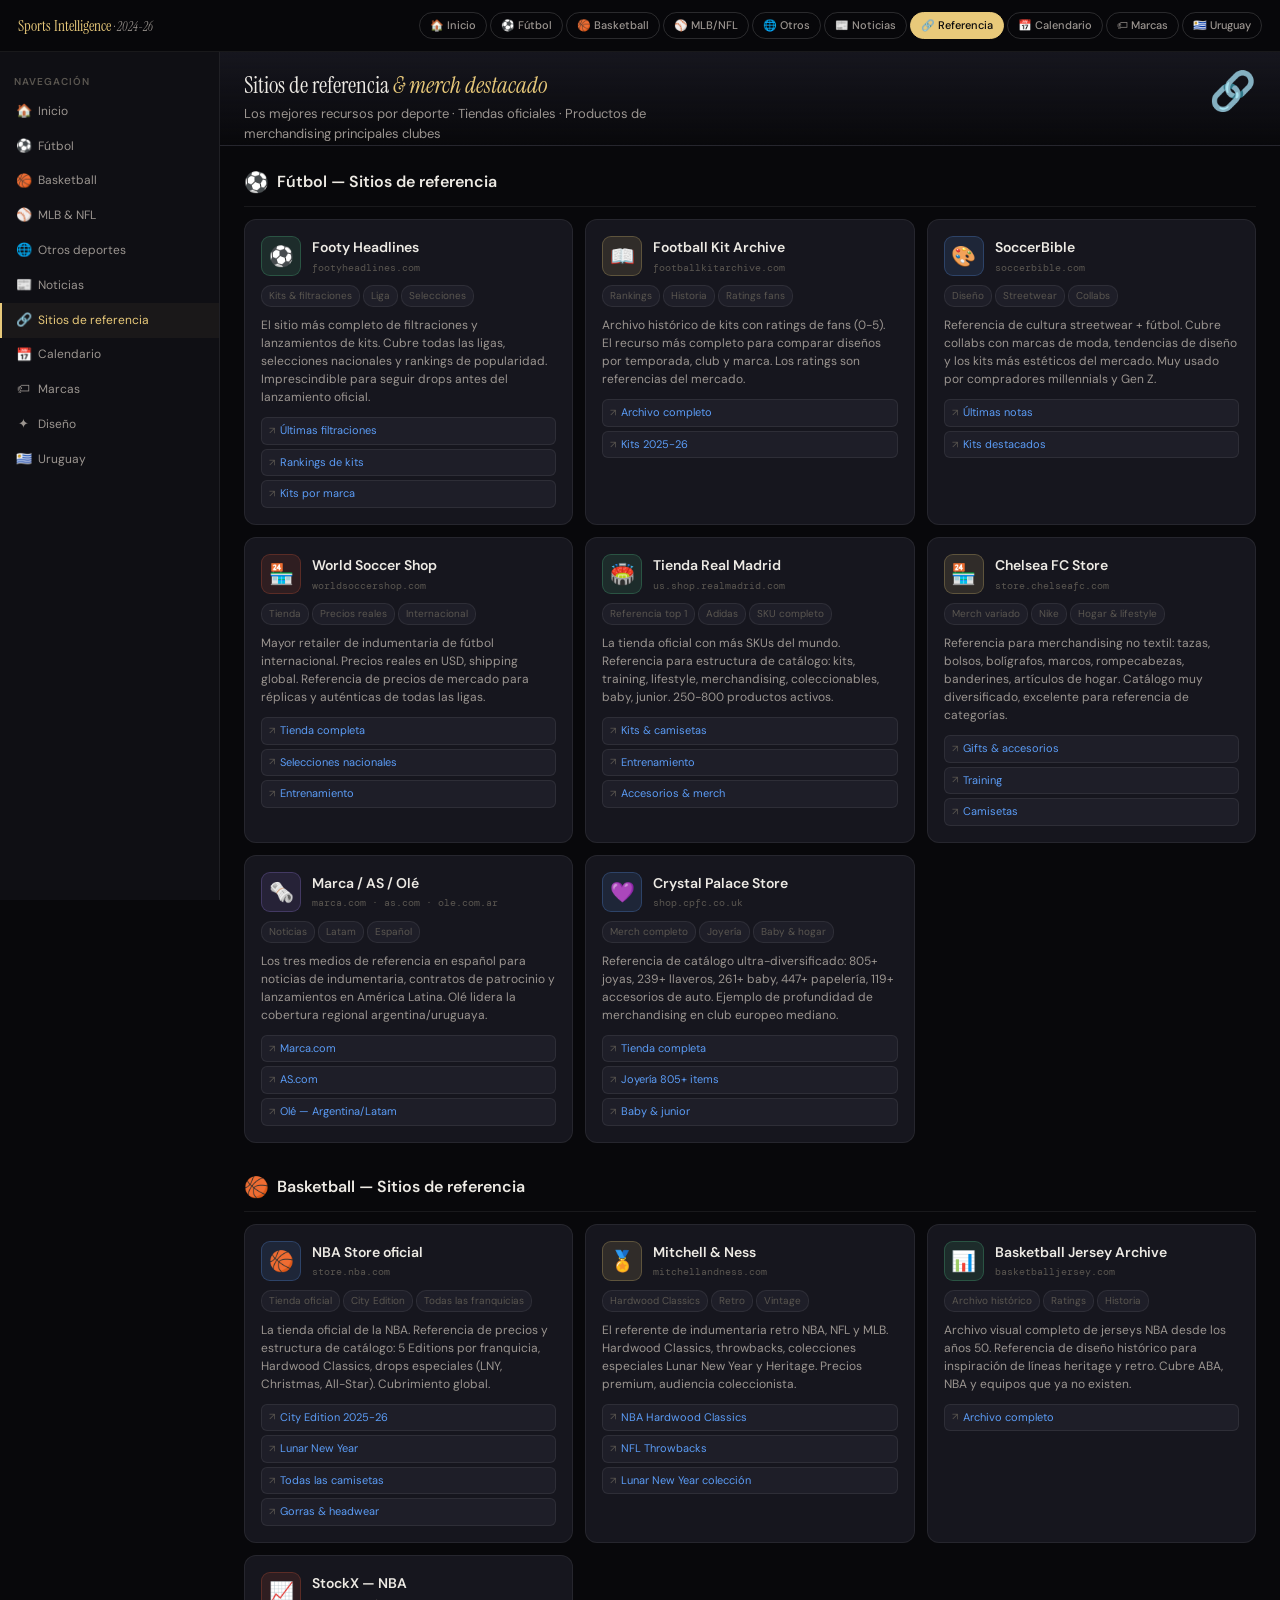
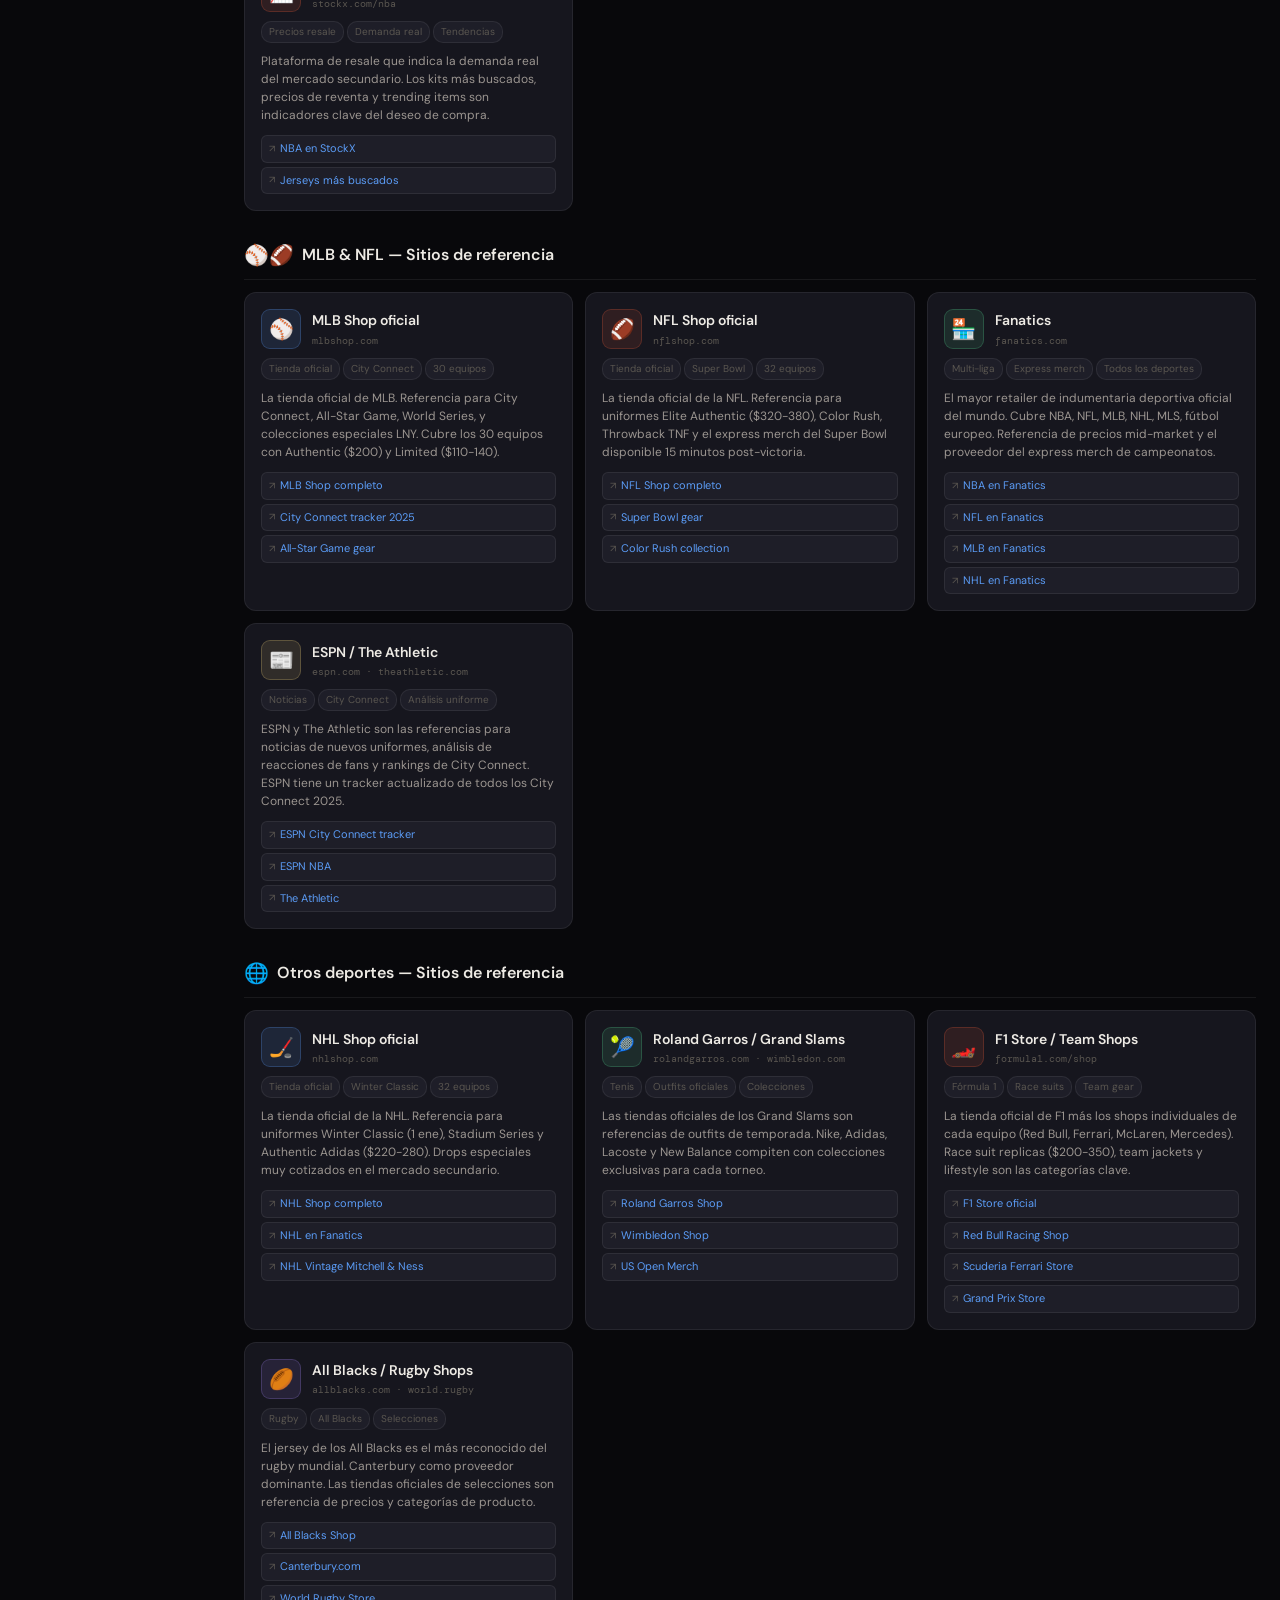
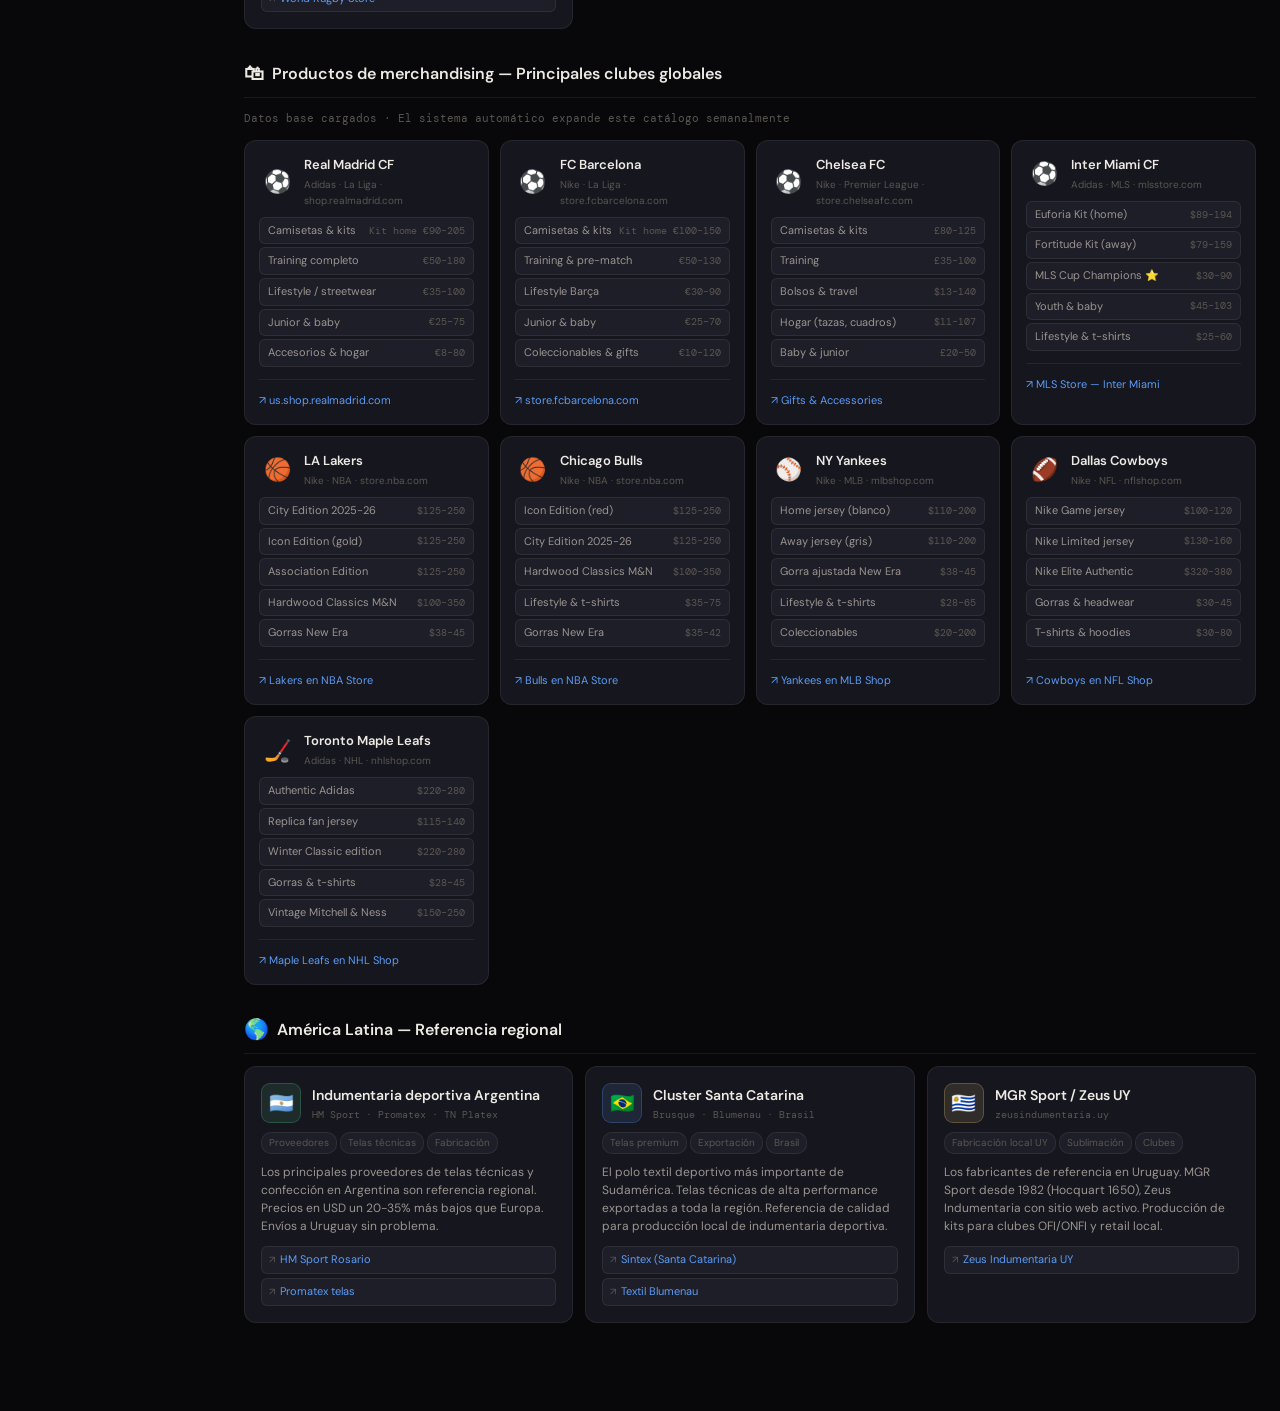
<file: referencias.html>
<!DOCTYPE html>
<html lang="es">
<head>
<meta charset="UTF-8">
<meta name="viewport" content="width=device-width, initial-scale=1.0">
<title>Sitios de Referencia — Sports Intelligence 2024-26</title>
<link href="https://fonts.googleapis.com/css2?family=Instrument+Serif:ital@0;1&family=DM+Sans:opsz,wght@9..40,400;9..40,500;9..40,600&family=DM+Mono:wght@400;500&display=swap" rel="stylesheet">
<link rel="stylesheet" href="css/style.css">
<style>
.ref-grid{display:grid;grid-template-columns:repeat(auto-fill,minmax(270px,1fr));gap:12px;margin-bottom:24px}
.rc{background:var(--bg3);border:1px solid var(--b);border-radius:12px;padding:16px;display:flex;flex-direction:column;gap:9px;transition:all .2s}
.rc:hover{border-color:var(--b2);transform:translateY(-2px)}
.rh{display:flex;align-items:center;gap:11px}
.rlogo{width:40px;height:40px;border-radius:9px;display:flex;align-items:center;justify-content:center;font-size:20px;flex-shrink:0;border:1px solid var(--b2)}
.rname{font-size:14px;font-weight:600;color:var(--tx)}
.rurl{font-size:10px;color:var(--tx3);font-family:var(--mo);margin-top:1px}
.rtags{display:flex;flex-wrap:wrap;gap:3px}
.rtag{font-size:10px;padding:2px 7px;border-radius:10px;background:var(--bg4);color:var(--tx3);border:1px solid var(--b)}
.rdesc{font-size:12px;color:var(--tx2);line-height:1.5}
.rlinks{display:flex;flex-direction:column;gap:4px;margin-top:2px}
.rlk{display:flex;align-items:center;gap:5px;font-size:11px;color:var(--blue);text-decoration:none;transition:color .13s;padding:4px 7px;border-radius:6px;background:var(--bg4);border:1px solid var(--b)}
.rlk:hover{color:var(--gold);border-color:rgba(232,201,122,.3);background:rgba(232,201,122,.05)}
.rlk::before{content:'↗';font-size:10px;color:var(--tx3)}
.sport-section{margin-bottom:28px}
.sport-title{display:flex;align-items:center;gap:8px;font-size:16px;font-weight:600;color:var(--tx);margin-bottom:12px;padding-bottom:8px;border-bottom:1px solid var(--b)}
.sport-title .ic{font-size:20px}
.merch-grid{display:grid;grid-template-columns:repeat(auto-fill,minmax(240px,1fr));gap:11px;margin-bottom:24px}
.mc{background:var(--bg3);border:1px solid var(--b);border-radius:12px;padding:14px;display:flex;flex-direction:column;gap:8px;transition:all .2s}
.mc:hover{border-color:var(--b2);transform:translateY(-2px)}
.mh{display:flex;align-items:center;gap:9px}
.mico{font-size:22px;width:36px;text-align:center;flex-shrink:0}
.mname{font-size:13px;font-weight:600;color:var(--tx)}
.mclub{font-size:10px;color:var(--tx3);margin-top:1px}
.mcats{display:flex;flex-direction:column;gap:3px}
.mcat{display:flex;align-items:center;justify-content:space-between;font-size:11px;padding:4px 8px;border-radius:6px;background:var(--bg4);border:1px solid var(--b)}
.mcat span:first-child{color:var(--tx2)}
.mcat span:last-child{color:var(--tx3);font-family:var(--mo);font-size:10px}
.mfoot{margin-top:4px;padding-top:8px;border-top:1px solid var(--b)}
.mlink{font-size:11px;color:var(--blue);text-decoration:none}
.mlink::before{content:'↗ '}
.mlink:hover{color:var(--gold)}
@media(max-width:600px){.ref-grid,.merch-grid{grid-template-columns:1fr}}
</style>
</head>
<body>
<header id="tb">
  <button id="hm" onclick="tsb()">☰</button>
  <a class="logo" href="index.html">Sports Intelligence <em>· 2024-26</em></a>
  <nav class="tnav">
    <a href="index.html">🏠 Inicio</a>
    <a href="futbol.html">⚽ Fútbol</a>
    <a href="basketball.html">🏀 Basketball</a>
    <a href="mlb-nfl.html">⚾ MLB/NFL</a>
    <a href="otros.html">🌐 Otros</a>
    <a href="noticias.html">📰 Noticias</a>
    <a href="referencias.html" class="on">🔗 Referencia</a>
    <a href="calendario.html">📅 Calendario</a>
    <a href="marcas.html">🏷 Marcas</a>
    <a href="uruguay.html">🇺🇾 Uruguay</a>
  </nav>
</header>
<div id="ov" onclick="csb()"></div>
<div id="ly">
<nav id="sb">
  <div class="nlb">Navegación</div>
  <a href="index.html" class="ni"><span class="ic">🏠</span>Inicio</a>
  <a href="futbol.html" class="ni"><span class="ic">⚽</span>Fútbol</a>
  <a href="basketball.html" class="ni"><span class="ic">🏀</span>Basketball</a>
  <a href="mlb-nfl.html" class="ni"><span class="ic">⚾</span>MLB & NFL</a>
  <a href="otros.html" class="ni"><span class="ic">🌐</span>Otros deportes</a>
  <a href="noticias.html" class="ni"><span class="ic">📰</span>Noticias</a>
  <a href="referencias.html" class="ni on"><span class="ic">🔗</span>Sitios de referencia</a>
  <a href="calendario.html" class="ni"><span class="ic">📅</span>Calendario</a>
  <a href="marcas.html" class="ni"><span class="ic">🏷</span>Marcas</a>
  <a href="diseno.html" class="ni"><span class="ic">✦</span>Diseño</a>
  <a href="uruguay.html" class="ni"><span class="ic">🇺🇾</span>Uruguay</a>
</nav>
<main id="mn">
<div class="hr">
  <div>
    <h1>Sitios de referencia <em>& merch destacado</em></h1>
    <p>Los mejores recursos por deporte · Tiendas oficiales · Productos de merchandising principales clubes</p>
  </div>
  <div class="hi">🔗</div>
</div>
<div class="ct">

<!-- ═══ FÚTBOL ═══ -->
<div class="sport-section">
<div class="sport-title"><span class="ic">⚽</span>Fútbol — Sitios de referencia</div>
<div class="ref-grid">

  <div class="rc">
    <div class="rh">
      <div class="rlogo" style="background:rgba(82,201,138,.12);border-color:rgba(82,201,138,.25)">⚽</div>
      <div><div class="rname">Footy Headlines</div><div class="rurl">footyheadlines.com</div></div>
    </div>
    <div class="rtags"><span class="rtag">Kits & filtraciones</span><span class="rtag">Liga</span><span class="rtag">Selecciones</span></div>
    <div class="rdesc">El sitio más completo de filtraciones y lanzamientos de kits. Cubre todas las ligas, selecciones nacionales y rankings de popularidad. Imprescindible para seguir drops antes del lanzamiento oficial.</div>
    <div class="rlinks">
      <a class="rlk" href="https://www.footyheadlines.com" target="_blank">Últimas filtraciones</a>
      <a class="rlk" href="https://www.footyheadlines.com/p/football-kit-rankings.html" target="_blank">Rankings de kits</a>
      <a class="rlk" href="https://www.footyheadlines.com/p/adidas-football-kits.html" target="_blank">Kits por marca</a>
    </div>
  </div>

  <div class="rc">
    <div class="rh">
      <div class="rlogo" style="background:rgba(232,201,122,.12);border-color:rgba(232,201,122,.25)">📖</div>
      <div><div class="rname">Football Kit Archive</div><div class="rurl">footballkitarchive.com</div></div>
    </div>
    <div class="rtags"><span class="rtag">Rankings</span><span class="rtag">Historia</span><span class="rtag">Ratings fans</span></div>
    <div class="rdesc">Archivo histórico de kits con ratings de fans (0-5). El recurso más completo para comparar diseños por temporada, club y marca. Los ratings son referencias del mercado.</div>
    <div class="rlinks">
      <a class="rlk" href="https://www.footballkitarchive.com" target="_blank">Archivo completo</a>
      <a class="rlk" href="https://www.footballkitarchive.com/2025-26-football-kits/" target="_blank">Kits 2025-26</a>
    </div>
  </div>

  <div class="rc">
    <div class="rh">
      <div class="rlogo" style="background:rgba(91,156,246,.12);border-color:rgba(91,156,246,.25)">🎨</div>
      <div><div class="rname">SoccerBible</div><div class="rurl">soccerbible.com</div></div>
    </div>
    <div class="rtags"><span class="rtag">Diseño</span><span class="rtag">Streetwear</span><span class="rtag">Collabs</span></div>
    <div class="rdesc">Referencia de cultura streetwear + fútbol. Cubre collabs con marcas de moda, tendencias de diseño y los kits más estéticos del mercado. Muy usado por compradores millennials y Gen Z.</div>
    <div class="rlinks">
      <a class="rlk" href="https://www.soccerbible.com" target="_blank">Últimas notas</a>
      <a class="rlk" href="https://www.soccerbible.com/performance/football-boots/kits/" target="_blank">Kits destacados</a>
    </div>
  </div>

  <div class="rc">
    <div class="rh">
      <div class="rlogo" style="background:rgba(224,90,58,.12);border-color:rgba(224,90,58,.25)">🏪</div>
      <div><div class="rname">World Soccer Shop</div><div class="rurl">worldsoccershop.com</div></div>
    </div>
    <div class="rtags"><span class="rtag">Tienda</span><span class="rtag">Precios reales</span><span class="rtag">Internacional</span></div>
    <div class="rdesc">Mayor retailer de indumentaria de fútbol internacional. Precios reales en USD, shipping global. Referencia de precios de mercado para réplicas y auténticas de todas las ligas.</div>
    <div class="rlinks">
      <a class="rlk" href="https://www.worldsoccershop.com" target="_blank">Tienda completa</a>
      <a class="rlk" href="https://www.worldsoccershop.com/national-teams/" target="_blank">Selecciones nacionales</a>
      <a class="rlk" href="https://www.worldsoccershop.com/training-jerseys/" target="_blank">Entrenamiento</a>
    </div>
  </div>

  <div class="rc">
    <div class="rh">
      <div class="rlogo" style="background:rgba(82,201,138,.12);border-color:rgba(82,201,138,.25)">🏟️</div>
      <div><div class="rname">Tienda Real Madrid</div><div class="rurl">us.shop.realmadrid.com</div></div>
    </div>
    <div class="rtags"><span class="rtag">Referencia top 1</span><span class="rtag">Adidas</span><span class="rtag">SKU completo</span></div>
    <div class="rdesc">La tienda oficial con más SKUs del mundo. Referencia para estructura de catálogo: kits, training, lifestyle, merchandising, coleccionables, baby, junior. 250-800 productos activos.</div>
    <div class="rlinks">
      <a class="rlk" href="https://us.shop.realmadrid.com/es/collections/jerseys-kits" target="_blank">Kits & camisetas</a>
      <a class="rlk" href="https://us.shop.realmadrid.com/es/collections/training" target="_blank">Entrenamiento</a>
      <a class="rlk" href="https://us.shop.realmadrid.com/es/collections/accessories" target="_blank">Accesorios & merch</a>
    </div>
  </div>

  <div class="rc">
    <div class="rh">
      <div class="rlogo" style="background:rgba(232,201,122,.12);border-color:rgba(232,201,122,.25)">🏪</div>
      <div><div class="rname">Chelsea FC Store</div><div class="rurl">store.chelseafc.com</div></div>
    </div>
    <div class="rtags"><span class="rtag">Merch variado</span><span class="rtag">Nike</span><span class="rtag">Hogar & lifestyle</span></div>
    <div class="rdesc">Referencia para merchandising no textil: tazas, bolsos, bolígrafos, marcos, rompecabezas, banderines, artículos de hogar. Catálogo muy diversificado, excelente para referencia de categorías.</div>
    <div class="rlinks">
      <a class="rlk" href="https://store.chelseafc.com/en/chelsea-gifts-and-accessories" target="_blank">Gifts & accesorios</a>
      <a class="rlk" href="https://store.chelseafc.com/en/chelsea-mens-training" target="_blank">Training</a>
      <a class="rlk" href="https://store.chelseafc.com/en/chelsea-mens-jerseys" target="_blank">Camisetas</a>
    </div>
  </div>

  <div class="rc">
    <div class="rh">
      <div class="rlogo" style="background:rgba(155,127,232,.12);border-color:rgba(155,127,232,.25)">🗞️</div>
      <div><div class="rname">Marca / AS / Olé</div><div class="rurl">marca.com · as.com · ole.com.ar</div></div>
    </div>
    <div class="rtags"><span class="rtag">Noticias</span><span class="rtag">Latam</span><span class="rtag">Español</span></div>
    <div class="rdesc">Los tres medios de referencia en español para noticias de indumentaria, contratos de patrocinio y lanzamientos en América Latina. Olé lidera la cobertura regional argentina/uruguaya.</div>
    <div class="rlinks">
      <a class="rlk" href="https://www.marca.com" target="_blank">Marca.com</a>
      <a class="rlk" href="https://www.as.com" target="_blank">AS.com</a>
      <a class="rlk" href="https://www.ole.com.ar" target="_blank">Olé — Argentina/Latam</a>
    </div>
  </div>

  <div class="rc">
    <div class="rh">
      <div class="rlogo" style="background:rgba(91,156,246,.12);border-color:rgba(91,156,246,.25)">💜</div>
      <div><div class="rname">Crystal Palace Store</div><div class="rurl">shop.cpfc.co.uk</div></div>
    </div>
    <div class="rtags"><span class="rtag">Merch completo</span><span class="rtag">Joyería</span><span class="rtag">Baby & hogar</span></div>
    <div class="rdesc">Referencia de catálogo ultra-diversificado: 805+ joyas, 239+ llaveros, 261+ baby, 447+ papelería, 119+ accesorios de auto. Ejemplo de profundidad de merchandising en club europeo mediano.</div>
    <div class="rlinks">
      <a class="rlk" href="https://shop.cpfc.co.uk/" target="_blank">Tienda completa</a>
      <a class="rlk" href="https://shop.cpfc.co.uk/collections/jewellery-accessories" target="_blank">Joyería 805+ items</a>
      <a class="rlk" href="https://shop.cpfc.co.uk/collections/baby-junior" target="_blank">Baby & junior</a>
    </div>
  </div>

</div>
</div>

<!-- ═══ BASKETBALL ═══ -->
<div class="sport-section">
<div class="sport-title"><span class="ic">🏀</span>Basketball — Sitios de referencia</div>
<div class="ref-grid">

  <div class="rc">
    <div class="rh">
      <div class="rlogo" style="background:rgba(91,156,246,.12);border-color:rgba(91,156,246,.25)">🏀</div>
      <div><div class="rname">NBA Store oficial</div><div class="rurl">store.nba.com</div></div>
    </div>
    <div class="rtags"><span class="rtag">Tienda oficial</span><span class="rtag">City Edition</span><span class="rtag">Todas las franquicias</span></div>
    <div class="rdesc">La tienda oficial de la NBA. Referencia de precios y estructura de catálogo: 5 Editions por franquicia, Hardwood Classics, drops especiales (LNY, Christmas, All-Star). Cubrimiento global.</div>
    <div class="rlinks">
      <a class="rlk" href="https://store.nba.com/city-edition" target="_blank">City Edition 2025-26</a>
      <a class="rlk" href="https://store.nba.com/lunar-new-year" target="_blank">Lunar New Year</a>
      <a class="rlk" href="https://store.nba.com/jerseys" target="_blank">Todas las camisetas</a>
      <a class="rlk" href="https://store.nba.com/hats-headwear" target="_blank">Gorras & headwear</a>
    </div>
  </div>

  <div class="rc">
    <div class="rh">
      <div class="rlogo" style="background:rgba(232,201,122,.12);border-color:rgba(232,201,122,.25)">🏅</div>
      <div><div class="rname">Mitchell & Ness</div><div class="rurl">mitchellandness.com</div></div>
    </div>
    <div class="rtags"><span class="rtag">Hardwood Classics</span><span class="rtag">Retro</span><span class="rtag">Vintage</span></div>
    <div class="rdesc">El referente de indumentaria retro NBA, NFL y MLB. Hardwood Classics, throwbacks, colecciones especiales Lunar New Year y Heritage. Precios premium, audiencia coleccionista.</div>
    <div class="rlinks">
      <a class="rlk" href="https://www.mitchellandness.com/basketball" target="_blank">NBA Hardwood Classics</a>
      <a class="rlk" href="https://www.mitchellandness.com/football" target="_blank">NFL Throwbacks</a>
      <a class="rlk" href="https://www.mitchellandness.co.uk/collections/chinese-new-year" target="_blank">Lunar New Year colección</a>
    </div>
  </div>

  <div class="rc">
    <div class="rh">
      <div class="rlogo" style="background:rgba(82,201,138,.12);border-color:rgba(82,201,138,.25)">📊</div>
      <div><div class="rname">Basketball Jersey Archive</div><div class="rurl">basketballjersey.com</div></div>
    </div>
    <div class="rtags"><span class="rtag">Archivo histórico</span><span class="rtag">Ratings</span><span class="rtag">Historia</span></div>
    <div class="rdesc">Archivo visual completo de jerseys NBA desde los años 50. Referencia de diseño histórico para inspiración de líneas heritage y retro. Cubre ABA, NBA y equipos que ya no existen.</div>
    <div class="rlinks">
      <a class="rlk" href="https://www.basketball-jersey-archive.com" target="_blank">Archivo completo</a>
    </div>
  </div>

  <div class="rc">
    <div class="rh">
      <div class="rlogo" style="background:rgba(224,90,58,.12);border-color:rgba(224,90,58,.25)">📈</div>
      <div><div class="rname">StockX — NBA</div><div class="rurl">stockx.com/nba</div></div>
    </div>
    <div class="rtags"><span class="rtag">Precios resale</span><span class="rtag">Demanda real</span><span class="rtag">Tendencias</span></div>
    <div class="rdesc">Plataforma de resale que indica la demanda real del mercado secundario. Los kits más buscados, precios de reventa y trending items son indicadores clave del deseo de compra.</div>
    <div class="rlinks">
      <a class="rlk" href="https://stockx.com/sneakers/basketball" target="_blank">NBA en StockX</a>
      <a class="rlk" href="https://stockx.com/jerseys" target="_blank">Jerseys más buscados</a>
    </div>
  </div>

</div>
</div>

<!-- ═══ MLB / NFL ═══ -->
<div class="sport-section">
<div class="sport-title"><span class="ic">⚾🏈</span>MLB & NFL — Sitios de referencia</div>
<div class="ref-grid">

  <div class="rc">
    <div class="rh">
      <div class="rlogo" style="background:rgba(91,156,246,.12);border-color:rgba(91,156,246,.25)">⚾</div>
      <div><div class="rname">MLB Shop oficial</div><div class="rurl">mlbshop.com</div></div>
    </div>
    <div class="rtags"><span class="rtag">Tienda oficial</span><span class="rtag">City Connect</span><span class="rtag">30 equipos</span></div>
    <div class="rdesc">La tienda oficial de MLB. Referencia para City Connect, All-Star Game, World Series, y colecciones especiales LNY. Cubre los 30 equipos con Authentic ($200) y Limited ($110-140).</div>
    <div class="rlinks">
      <a class="rlk" href="https://www.mlbshop.com" target="_blank">MLB Shop completo</a>
      <a class="rlk" href="https://www.mlb.com/stories/2025-mlb-city-connect-jerseys" target="_blank">City Connect tracker 2025</a>
      <a class="rlk" href="https://www.mlbshop.com/all-star-game" target="_blank">All-Star Game gear</a>
    </div>
  </div>

  <div class="rc">
    <div class="rh">
      <div class="rlogo" style="background:rgba(224,90,58,.12);border-color:rgba(224,90,58,.25)">🏈</div>
      <div><div class="rname">NFL Shop oficial</div><div class="rurl">nflshop.com</div></div>
    </div>
    <div class="rtags"><span class="rtag">Tienda oficial</span><span class="rtag">Super Bowl</span><span class="rtag">32 equipos</span></div>
    <div class="rdesc">La tienda oficial de la NFL. Referencia para uniformes Elite Authentic ($320-380), Color Rush, Throwback TNF y el express merch del Super Bowl disponible 15 minutos post-victoria.</div>
    <div class="rlinks">
      <a class="rlk" href="https://www.nflshop.com" target="_blank">NFL Shop completo</a>
      <a class="rlk" href="https://www.fanatics.com/nfl/super-bowl-gear" target="_blank">Super Bowl gear</a>
      <a class="rlk" href="https://www.fanatics.com/nfl/color-rush" target="_blank">Color Rush collection</a>
    </div>
  </div>

  <div class="rc">
    <div class="rh">
      <div class="rlogo" style="background:rgba(82,201,138,.12);border-color:rgba(82,201,138,.25)">🏪</div>
      <div><div class="rname">Fanatics</div><div class="rurl">fanatics.com</div></div>
    </div>
    <div class="rtags"><span class="rtag">Multi-liga</span><span class="rtag">Express merch</span><span class="rtag">Todos los deportes</span></div>
    <div class="rdesc">El mayor retailer de indumentaria deportiva oficial del mundo. Cubre NBA, NFL, MLB, NHL, MLS, fútbol europeo. Referencia de precios mid-market y el proveedor del express merch de campeonatos.</div>
    <div class="rlinks">
      <a class="rlk" href="https://www.fanatics.com/nba" target="_blank">NBA en Fanatics</a>
      <a class="rlk" href="https://www.fanatics.com/nfl" target="_blank">NFL en Fanatics</a>
      <a class="rlk" href="https://www.fanatics.com/mlb" target="_blank">MLB en Fanatics</a>
      <a class="rlk" href="https://www.fanatics.com/nhl" target="_blank">NHL en Fanatics</a>
    </div>
  </div>

  <div class="rc">
    <div class="rh">
      <div class="rlogo" style="background:rgba(232,201,122,.12);border-color:rgba(232,201,122,.25)">📰</div>
      <div><div class="rname">ESPN / The Athletic</div><div class="rurl">espn.com · theathletic.com</div></div>
    </div>
    <div class="rtags"><span class="rtag">Noticias</span><span class="rtag">City Connect</span><span class="rtag">Análisis uniforme</span></div>
    <div class="rdesc">ESPN y The Athletic son las referencias para noticias de nuevos uniformes, análisis de reacciones de fans y rankings de City Connect. ESPN tiene un tracker actualizado de todos los City Connect 2025.</div>
    <div class="rlinks">
      <a class="rlk" href="https://www.espn.com/mlb/story/_/id/39776958/tracking-mlb-city-connect-jerseys-uniforms" target="_blank">ESPN City Connect tracker</a>
      <a class="rlk" href="https://www.espn.com/nba" target="_blank">ESPN NBA</a>
      <a class="rlk" href="https://theathletic.com" target="_blank">The Athletic</a>
    </div>
  </div>

</div>
</div>

<!-- ═══ OTROS ═══ -->
<div class="sport-section">
<div class="sport-title"><span class="ic">🌐</span>Otros deportes — Sitios de referencia</div>
<div class="ref-grid">

  <div class="rc">
    <div class="rh">
      <div class="rlogo" style="background:rgba(91,156,246,.12);border-color:rgba(91,156,246,.25)">🏒</div>
      <div><div class="rname">NHL Shop oficial</div><div class="rurl">nhlshop.com</div></div>
    </div>
    <div class="rtags"><span class="rtag">Tienda oficial</span><span class="rtag">Winter Classic</span><span class="rtag">32 equipos</span></div>
    <div class="rdesc">La tienda oficial de la NHL. Referencia para uniformes Winter Classic (1 ene), Stadium Series y Authentic Adidas ($220-280). Drops especiales muy cotizados en el mercado secundario.</div>
    <div class="rlinks">
      <a class="rlk" href="https://www.nhlshop.com" target="_blank">NHL Shop completo</a>
      <a class="rlk" href="https://www.fanatics.com/nhl" target="_blank">NHL en Fanatics</a>
      <a class="rlk" href="https://www.mitchellandness.com/hockey" target="_blank">NHL Vintage Mitchell & Ness</a>
    </div>
  </div>

  <div class="rc">
    <div class="rh">
      <div class="rlogo" style="background:rgba(82,201,138,.12);border-color:rgba(82,201,138,.25)">🎾</div>
      <div><div class="rname">Roland Garros / Grand Slams</div><div class="rurl">rolandgarros.com · wimbledon.com</div></div>
    </div>
    <div class="rtags"><span class="rtag">Tenis</span><span class="rtag">Outfits oficiales</span><span class="rtag">Colecciones</span></div>
    <div class="rdesc">Las tiendas oficiales de los Grand Slams son referencias de outfits de temporada. Nike, Adidas, Lacoste y New Balance compiten con colecciones exclusivas para cada torneo.</div>
    <div class="rlinks">
      <a class="rlk" href="https://www.rolandgarros.com/en-us/shop" target="_blank">Roland Garros Shop</a>
      <a class="rlk" href="https://www.wimbledon.com/shop" target="_blank">Wimbledon Shop</a>
      <a class="rlk" href="https://www.usopen.org/merchandise" target="_blank">US Open Merch</a>
    </div>
  </div>

  <div class="rc">
    <div class="rh">
      <div class="rlogo" style="background:rgba(224,90,58,.12);border-color:rgba(224,90,58,.25)">🏎️</div>
      <div><div class="rname">F1 Store / Team Shops</div><div class="rurl">formula1.com/shop</div></div>
    </div>
    <div class="rtags"><span class="rtag">Fórmula 1</span><span class="rtag">Race suits</span><span class="rtag">Team gear</span></div>
    <div class="rdesc">La tienda oficial de F1 más los shops individuales de cada equipo (Red Bull, Ferrari, McLaren, Mercedes). Race suit replicas ($200-350), team jackets y lifestyle son las categorías clave.</div>
    <div class="rlinks">
      <a class="rlk" href="https://www.formula1.com/en/shop" target="_blank">F1 Store oficial</a>
      <a class="rlk" href="https://www.redbullracing.com/shop" target="_blank">Red Bull Racing Shop</a>
      <a class="rlk" href="https://store.ferrari.com/en_us/scuderia-ferrari" target="_blank">Scuderia Ferrari Store</a>
      <a class="rlk" href="https://www.grandprixstore.com" target="_blank">Grand Prix Store</a>
    </div>
  </div>

  <div class="rc">
    <div class="rh">
      <div class="rlogo" style="background:rgba(155,127,232,.12);border-color:rgba(155,127,232,.25)">🏉</div>
      <div><div class="rname">All Blacks / Rugby Shops</div><div class="rurl">allblacks.com · world.rugby</div></div>
    </div>
    <div class="rtags"><span class="rtag">Rugby</span><span class="rtag">All Blacks</span><span class="rtag">Selecciones</span></div>
    <div class="rdesc">El jersey de los All Blacks es el más reconocido del rugby mundial. Canterbury como proveedor dominante. Las tiendas oficiales de selecciones son referencia de precios y categorías de producto.</div>
    <div class="rlinks">
      <a class="rlk" href="https://www.allblacks.com/shop" target="_blank">All Blacks Shop</a>
      <a class="rlk" href="https://www.canterburysport.com" target="_blank">Canterbury.com</a>
      <a class="rlk" href="https://store.world.rugby" target="_blank">World Rugby Store</a>
    </div>
  </div>

</div>
</div>

<!-- ═══ MERCH PRINCIPALES CLUBES ═══ -->
<div class="sport-section">
<div class="sport-title"><span class="ic">🛍</span>Productos de merchandising — Principales clubes globales</div>
<div id="merch-status" style="font-size:11px;color:var(--tx3);margin-bottom:12px;font-family:var(--mo)">
  Datos base cargados · El sistema automático expande este catálogo semanalmente
</div>
<div class="merch-grid" id="merch-grid">

  <div class="mc">
    <div class="mh"><div class="mico">⚽</div><div><div class="mname">Real Madrid CF</div><div class="mclub">Adidas · La Liga · shop.realmadrid.com</div></div></div>
    <div class="mcats">
      <div class="mcat"><span>Camisetas & kits</span><span>Kit home €90–205</span></div>
      <div class="mcat"><span>Training completo</span><span>€50–180</span></div>
      <div class="mcat"><span>Lifestyle / streetwear</span><span>€35–100</span></div>
      <div class="mcat"><span>Junior & baby</span><span>€25–75</span></div>
      <div class="mcat"><span>Accesorios & hogar</span><span>€8–80</span></div>
    </div>
    <div class="mfoot"><a class="mlink" href="https://us.shop.realmadrid.com" target="_blank">us.shop.realmadrid.com</a></div>
  </div>

  <div class="mc">
    <div class="mh"><div class="mico">⚽</div><div><div class="mname">FC Barcelona</div><div class="mclub">Nike · La Liga · store.fcbarcelona.com</div></div></div>
    <div class="mcats">
      <div class="mcat"><span>Camisetas & kits</span><span>Kit home €100–150</span></div>
      <div class="mcat"><span>Training & pre-match</span><span>€50–130</span></div>
      <div class="mcat"><span>Lifestyle Barça</span><span>€30–90</span></div>
      <div class="mcat"><span>Junior & baby</span><span>€25–70</span></div>
      <div class="mcat"><span>Coleccionables & gifts</span><span>€10–120</span></div>
    </div>
    <div class="mfoot"><a class="mlink" href="https://store.fcbarcelona.com" target="_blank">store.fcbarcelona.com</a></div>
  </div>

  <div class="mc">
    <div class="mh"><div class="mico">⚽</div><div><div class="mname">Chelsea FC</div><div class="mclub">Nike · Premier League · store.chelseafc.com</div></div></div>
    <div class="mcats">
      <div class="mcat"><span>Camisetas & kits</span><span>£80–125</span></div>
      <div class="mcat"><span>Training</span><span>£35–100</span></div>
      <div class="mcat"><span>Bolsos & travel</span><span>$13–140</span></div>
      <div class="mcat"><span>Hogar (tazas, cuadros)</span><span>$11–107</span></div>
      <div class="mcat"><span>Baby & junior</span><span>£20–50</span></div>
    </div>
    <div class="mfoot"><a class="mlink" href="https://store.chelseafc.com/en/chelsea-gifts-and-accessories" target="_blank">Gifts & Accessories</a></div>
  </div>

  <div class="mc">
    <div class="mh"><div class="mico">⚽</div><div><div class="mname">Inter Miami CF</div><div class="mclub">Adidas · MLS · mlsstore.com</div></div></div>
    <div class="mcats">
      <div class="mcat"><span>Euforia Kit (home)</span><span>$89–194</span></div>
      <div class="mcat"><span>Fortitude Kit (away)</span><span>$79–159</span></div>
      <div class="mcat"><span>MLS Cup Champions ⭐</span><span>$30–90</span></div>
      <div class="mcat"><span>Youth & baby</span><span>$45–103</span></div>
      <div class="mcat"><span>Lifestyle & t-shirts</span><span>$25–60</span></div>
    </div>
    <div class="mfoot"><a class="mlink" href="https://www.mlsstore.com/en/inter-miami-cf/jerseys/t-10923363+d-14552059+z-901-2875614280" target="_blank">MLS Store — Inter Miami</a></div>
  </div>

  <div class="mc">
    <div class="mh"><div class="mico">🏀</div><div><div class="mname">LA Lakers</div><div class="mclub">Nike · NBA · store.nba.com</div></div></div>
    <div class="mcats">
      <div class="mcat"><span>City Edition 2025-26</span><span>$125–250</span></div>
      <div class="mcat"><span>Icon Edition (gold)</span><span>$125–250</span></div>
      <div class="mcat"><span>Association Edition</span><span>$125–250</span></div>
      <div class="mcat"><span>Hardwood Classics M&N</span><span>$100–350</span></div>
      <div class="mcat"><span>Gorras New Era</span><span>$38–45</span></div>
    </div>
    <div class="mfoot"><a class="mlink" href="https://store.nba.com/los-angeles-lakers" target="_blank">Lakers en NBA Store</a></div>
  </div>

  <div class="mc">
    <div class="mh"><div class="mico">🏀</div><div><div class="mname">Chicago Bulls</div><div class="mclub">Nike · NBA · store.nba.com</div></div></div>
    <div class="mcats">
      <div class="mcat"><span>Icon Edition (red)</span><span>$125–250</span></div>
      <div class="mcat"><span>City Edition 2025-26</span><span>$125–250</span></div>
      <div class="mcat"><span>Hardwood Classics M&N</span><span>$100–350</span></div>
      <div class="mcat"><span>Lifestyle & t-shirts</span><span>$35–75</span></div>
      <div class="mcat"><span>Gorras New Era</span><span>$35–42</span></div>
    </div>
    <div class="mfoot"><a class="mlink" href="https://store.nba.com/chicago-bulls" target="_blank">Bulls en NBA Store</a></div>
  </div>

  <div class="mc">
    <div class="mh"><div class="mico">⚾</div><div><div class="mname">NY Yankees</div><div class="mclub">Nike · MLB · mlbshop.com</div></div></div>
    <div class="mcats">
      <div class="mcat"><span>Home jersey (blanco)</span><span>$110–200</span></div>
      <div class="mcat"><span>Away jersey (gris)</span><span>$110–200</span></div>
      <div class="mcat"><span>Gorra ajustada New Era</span><span>$38–45</span></div>
      <div class="mcat"><span>Lifestyle & t-shirts</span><span>$28–65</span></div>
      <div class="mcat"><span>Coleccionables</span><span>$20–200</span></div>
    </div>
    <div class="mfoot"><a class="mlink" href="https://www.mlbshop.com/new-york-yankees" target="_blank">Yankees en MLB Shop</a></div>
  </div>

  <div class="mc">
    <div class="mh"><div class="mico">🏈</div><div><div class="mname">Dallas Cowboys</div><div class="mclub">Nike · NFL · nflshop.com</div></div></div>
    <div class="mcats">
      <div class="mcat"><span>Nike Game jersey</span><span>$100–120</span></div>
      <div class="mcat"><span>Nike Limited jersey</span><span>$130–160</span></div>
      <div class="mcat"><span>Nike Elite Authentic</span><span>$320–380</span></div>
      <div class="mcat"><span>Gorras & headwear</span><span>$30–45</span></div>
      <div class="mcat"><span>T-shirts & hoodies</span><span>$30–80</span></div>
    </div>
    <div class="mfoot"><a class="mlink" href="https://www.nflshop.com/dallas_cowboys" target="_blank">Cowboys en NFL Shop</a></div>
  </div>

  <div class="mc">
    <div class="mh"><div class="mico">🏒</div><div><div class="mname">Toronto Maple Leafs</div><div class="mclub">Adidas · NHL · nhlshop.com</div></div></div>
    <div class="mcats">
      <div class="mcat"><span>Authentic Adidas</span><span>$220–280</span></div>
      <div class="mcat"><span>Replica fan jersey</span><span>$115–140</span></div>
      <div class="mcat"><span>Winter Classic edition</span><span>$220–280</span></div>
      <div class="mcat"><span>Gorras & t-shirts</span><span>$28–45</span></div>
      <div class="mcat"><span>Vintage Mitchell & Ness</span><span>$150–250</span></div>
    </div>
    <div class="mfoot"><a class="mlink" href="https://www.nhlshop.com/toronto_maple_leafs" target="_blank">Maple Leafs en NHL Shop</a></div>
  </div>

</div>
</div>

<!-- ═══ LATAM ═══ -->
<div class="sport-section">
<div class="sport-title"><span class="ic">🌎</span>América Latina — Referencia regional</div>
<div class="ref-grid">

  <div class="rc">
    <div class="rh">
      <div class="rlogo" style="background:rgba(82,201,138,.12);border-color:rgba(82,201,138,.25)">🇦🇷</div>
      <div><div class="rname">Indumentaria deportiva Argentina</div><div class="rurl">HM Sport · Promatex · TN Platex</div></div>
    </div>
    <div class="rtags"><span class="rtag">Proveedores</span><span class="rtag">Telas técnicas</span><span class="rtag">Fabricación</span></div>
    <div class="rdesc">Los principales proveedores de telas técnicas y confección en Argentina son referencia regional. Precios en USD un 20-35% más bajos que Europa. Envíos a Uruguay sin problema.</div>
    <div class="rlinks">
      <a class="rlk" href="https://www.hmsport.com.ar" target="_blank">HM Sport Rosario</a>
      <a class="rlk" href="https://www.promatex.com.ar" target="_blank">Promatex telas</a>
    </div>
  </div>

  <div class="rc">
    <div class="rh">
      <div class="rlogo" style="background:rgba(91,156,246,.12);border-color:rgba(91,156,246,.25)">🇧🇷</div>
      <div><div class="rname">Cluster Santa Catarina</div><div class="rurl">Brusque · Blumenau · Brasil</div></div>
    </div>
    <div class="rtags"><span class="rtag">Telas premium</span><span class="rtag">Exportación</span><span class="rtag">Brasil</span></div>
    <div class="rdesc">El polo textil deportivo más importante de Sudamérica. Telas técnicas de alta performance exportadas a toda la región. Referencia de calidad para producción local de indumentaria deportiva.</div>
    <div class="rlinks">
      <a class="rlk" href="https://www.sintex.com.br" target="_blank">Sintex (Santa Catarina)</a>
      <a class="rlk" href="https://www.textilblumenau.com.br" target="_blank">Textil Blumenau</a>
    </div>
  </div>

  <div class="rc">
    <div class="rh">
      <div class="rlogo" style="background:rgba(232,201,122,.12);border-color:rgba(232,201,122,.25)">🇺🇾</div>
      <div><div class="rname">MGR Sport / Zeus UY</div><div class="rurl">zeusindumentaria.uy</div></div>
    </div>
    <div class="rtags"><span class="rtag">Fabricación local UY</span><span class="rtag">Sublimación</span><span class="rtag">Clubes</span></div>
    <div class="rdesc">Los fabricantes de referencia en Uruguay. MGR Sport desde 1982 (Hocquart 1650), Zeus Indumentaria con sitio web activo. Producción de kits para clubes OFI/ONFI y retail local.</div>
    <div class="rlinks">
      <a class="rlk" href="https://zeusindumentaria.uy" target="_blank">Zeus Indumentaria UY</a>
    </div>
  </div>

</div>
</div>

</div>
</main>
</div>
<script>
function tsb(){document.getElementById('sb').classList.toggle('open');document.getElementById('ov').classList.toggle('open');}
function csb(){document.getElementById('sb').classList.remove('open');document.getElementById('ov').classList.remove('open');}
</script>
</body>
</html>
</file>
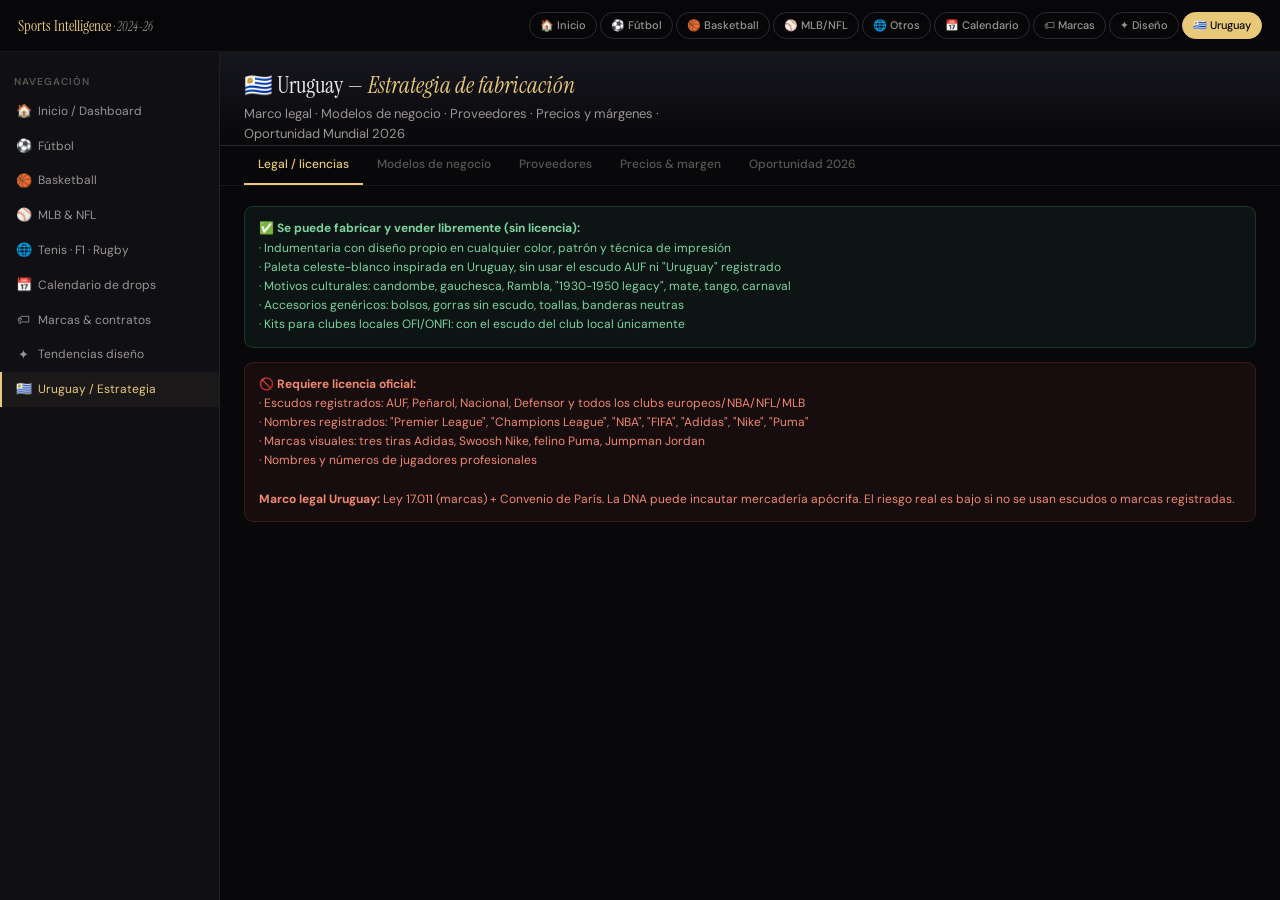
<file: uruguay.html>
<!DOCTYPE html>
<html lang="es">
<head>
<meta charset="UTF-8">
<meta name="viewport" content="width=device-width, initial-scale=1.0">
<title>Uruguay — Estrategia — Sports Intelligence 2024-26</title>
<link href="https://fonts.googleapis.com/css2?family=Instrument+Serif:ital@0;1&family=DM+Sans:opsz,wght@9..40,400;9..40,500;9..40,600&family=DM+Mono:wght@400;500&display=swap" rel="stylesheet">
<link rel="stylesheet" href="css/style.css">
</head>
<body>
<header id="tb">
  <button id="hm" onclick="tsb()">☰</button>
  <a class="logo" href="index.html">Sports Intelligence <em>· 2024-26</em></a>
  <nav class="tnav"><a href="index.html">🏠 Inicio</a><a href="futbol.html">⚽ Fútbol</a><a href="basketball.html">🏀 Basketball</a><a href="mlb-nfl.html">⚾ MLB/NFL</a><a href="otros.html">🌐 Otros</a><a href="calendario.html">📅 Calendario</a><a href="marcas.html">🏷 Marcas</a><a href="diseno.html">✦ Diseño</a><a href="uruguay.html" class="on">🇺🇾 Uruguay</a></nav>
</header>
<div id="ov" onclick="csb()"></div>
<div id="ly">
<nav id="sb">
  <div class="nlb">Navegación</div>
<a href="index.html" class="ni"><span class="ic">🏠</span>Inicio / Dashboard</a>
<a href="futbol.html" class="ni"><span class="ic">⚽</span>Fútbol</a>
<a href="basketball.html" class="ni"><span class="ic">🏀</span>Basketball</a>
<a href="mlb-nfl.html" class="ni"><span class="ic">⚾</span>MLB & NFL</a>
<a href="otros.html" class="ni"><span class="ic">🌐</span>Tenis · F1 · Rugby</a>
<a href="calendario.html" class="ni"><span class="ic">📅</span>Calendario de drops</a>
<a href="marcas.html" class="ni"><span class="ic">🏷</span>Marcas & contratos</a>
<a href="diseno.html" class="ni"><span class="ic">✦</span>Tendencias diseño</a>
<a href="uruguay.html"  class="ni on"><span class="ic">🇺🇾</span>Uruguay / Estrategia</a>

</nav>
<main id="mn">

<div class="hr"><div><h1>🇺🇾 Uruguay — <em>Estrategia de fabricación</em></h1><p>Marco legal · Modelos de negocio · Proveedores · Precios y márgenes · Oportunidad Mundial 2026</p></div></div>
<div class="tabs">
  <div class="tab on" onclick="tb(this,'u1')">Legal / licencias</div>
  <div class="tab" onclick="tb(this,'u2')">Modelos de negocio</div>
  <div class="tab" onclick="tb(this,'u3')">Proveedores</div>
  <div class="tab" onclick="tb(this,'u4')">Precios & margen</div>
  <div class="tab" onclick="tb(this,'u5')">Oportunidad 2026</div>
</div>
<div class="ct">
<div id="u1" class="pn on">
<div class="gb"><strong>✅ Se puede fabricar y vender libremente (sin licencia):</strong><br>· Indumentaria con diseño propio en cualquier color, patrón y técnica de impresión<br>· Paleta celeste-blanco inspirada en Uruguay, sin usar el escudo AUF ni "Uruguay" registrado<br>· Motivos culturales: candombe, gauchesca, Rambla, "1930-1950 legacy", mate, tango, carnaval<br>· Accesorios genéricos: bolsos, gorras sin escudo, toallas, banderas neutras<br>· Kits para clubes locales OFI/ONFI: con el escudo del club local únicamente</div>
<div class="wb"><strong>🚫 Requiere licencia oficial:</strong><br>· Escudos registrados: AUF, Peñarol, Nacional, Defensor y todos los clubs europeos/NBA/NFL/MLB<br>· Nombres registrados: "Premier League", "Champions League", "NBA", "FIFA", "Adidas", "Nike", "Puma"<br>· Marcas visuales: tres tiras Adidas, Swoosh Nike, felino Puma, Jumpman Jordan<br>· Nombres y números de jugadores profesionales<br><br><strong>Marco legal Uruguay:</strong> Ley 17.011 (marcas) + Convenio de París. La DNA puede incautar mercadería apócrifa. El riesgo real es bajo si no se usan escudos o marcas registradas.</div>
</div>

<div id="u2" class="pn">
<div class="tw"><table>
<thead><tr><th>Modelo</th><th>Descripción</th><th>Riesgo legal</th><th>Margen bruto</th></tr></thead>
<tbody>
<tr><td style="font-weight:600">A — Diseño propio</td><td class="m">Producción local con Zeus/MGR/Bulk. Clubes OFI, corporativos, retail Uruguay-inspired</td><td class="g">Riesgo cero</td><td class="g">50–65%</td></tr>
<tr><td style="font-weight:600">B — Revendedor oficial</td><td class="m">Importar producto oficial vía distribuidores ARG/BRA/CHI. Margen menor pero sin riesgo</td><td class="g">Sin riesgo</td><td class="m">30–45%</td></tr>
<tr><td style="font-weight:600">C — Licenciatario club local</td><td class="m">Acuerdo con Peñarol, Nacional, AUF. Royalty 10-20% sobre venta</td><td class="m">Requiere negociación</td><td class="m">35–50%</td></tr>
<tr><td style="font-weight:600">D — Marca propia + e-commerce</td><td class="m">Marca uruguaya para diáspora 600k+ en USA/España/Australia</td><td class="g">Riesgo cero</td><td class="g">50–65%</td></tr>
<tr style="background:rgba(82,201,138,.04)"><td style="font-weight:600;color:var(--gold)">⭐ E — Modelo híbrido (RECOMENDADO)</td><td class="m">Pilar 1: B2B clubes OFI (15-25 MOQ) · Pilar 2: retail Uruguay-inspired · Pilar 3: importación selectiva oficial</td><td class="g">Riesgo distribuido</td><td class="g">50–65%</td></tr>
</tbody></table></div>
</div>

<div id="u3" class="pn">
<div class="st">Fabricantes locales Uruguay</div>
<div class="tw"><table>
<thead><tr><th>Empresa</th><th>Especialidad</th><th>Clubes de referencia</th></tr></thead>
<tbody>
<tr><td style="font-weight:600">MGR Sport</td><td class="m">Sublimación + confección desde 1982 · Hocquart 1650, MVD</td><td class="m">Fénix, Progreso, Racing UY, River Plate UY, Cerro, Rampla</td></tr>
<tr><td style="font-weight:600">Zeus Indumentaria</td><td class="m">Sublimación full + confección · <a href="https://zeusindumentaria.uy" target="_blank">zeusindumentaria.uy</a></td><td class="m">Mercado local y retail</td></tr>
<tr><td style="font-weight:600">GyG Indumentaria</td><td class="m">Confección técnica</td><td class="m">Clubes amateurs y formativos</td></tr>
<tr><td style="font-weight:600">Bulk Sportswear UY</td><td class="m">Sublimación + DTF</td><td class="m">Clubes y corporativos</td></tr>
</tbody></table></div>
<div class="st">Proveedores de telas regionales</div>
<div class="tw"><table>
<thead><tr><th>Proveedor</th><th>País</th><th>Qué provee</th></tr></thead>
<tbody>
<tr><td>Textil Iberoamericana · Promatex · TN Platex</td><td class="m">Argentina</td><td class="m">Jersey microperforada, interlock, microfibra para sublimación</td></tr>
<tr><td>HM Sport (Rosario)</td><td class="m">Argentina</td><td class="m">Confección y sublimación — vende a Uruguay directamente</td></tr>
<tr><td>Cluster Santa Catarina (Brusque/Blumenau)</td><td class="m">Brasil</td><td class="m">Telas técnicas alta performance — exporta a Latam</td></tr>
</tbody></table></div>
</div>

<div id="u4" class="pn">
<div class="tw"><table>
<thead><tr><th>Producto</th><th>Costo fab.</th><th>Precio B2C</th><th>Precio B2B</th><th>Margen B2C</th></tr></thead>
<tbody>
<tr><td>Camiseta sublimada adulto</td><td class="m">$8–14</td><td class="v">$25–45</td><td class="m">$18–28</td><td class="g">~55%</td></tr>
<tr><td>Short sublimado</td><td class="m">$5–9</td><td class="v">$15–25</td><td class="m">$10–16</td><td class="g">~55%</td></tr>
<tr><td>Kit completo (camiseta + short)</td><td class="m">$12–20</td><td class="v">$35–60</td><td class="m">$25–40</td><td class="g">~55%</td></tr>
<tr><td>Anthem Jacket / Campera</td><td class="m">$18–32</td><td class="v">$55–95</td><td class="m">$38–60</td><td class="g">~55%</td></tr>
<tr><td>Tracksuit completo</td><td class="m">$28–45</td><td class="v">$80–140</td><td class="m">$55–90</td><td class="g">~50%</td></tr>
<tr><td>Hoodie lifestyle</td><td class="m">$12–22</td><td class="v">$45–75</td><td class="m">$30–50</td><td class="g">~57%</td></tr>
<tr><td>Bufanda jacquard</td><td class="m">$4–8</td><td class="v">$18–28</td><td class="m">$12–18</td><td class="g">~60%</td></tr>
</tbody></table></div>
<div class="st">Posicionamiento de precio en el mercado local</div>
<div class="pos">
  <div class="pr"><div class="prb" style="color:var(--tx3)">Réplica genérica importada</div><div class="prw"><div class="prf" style="width:22%;background:var(--tx3)"></div></div><div class="prv" style="color:var(--tx3)">$25–40</div></div>
  <div class="pr prhigh"><div class="prb">⭐ Tu producto local (sweet spot)</div><div class="prw"><div class="prf" style="width:42%;background:var(--green)"></div></div><div class="prv">$35–65</div></div>
  <div class="pr"><div class="prb" style="color:var(--blue)">Oficial Puma/Adidas/Nike</div><div class="prw"><div class="prf" style="width:100%;background:var(--blue)"></div></div><div class="prv" style="color:var(--blue)">$90–150</div></div>
</div>
</div>

<div id="u5" class="pn">
<div class="gb">⭐ <strong>Mundial 2026 — Uruguay clasificado:</strong> El evento de mayor impacto para la demanda de indumentaria celeste en décadas. Pico de demanda estimado marzo–agosto 2026.<br><br>Clave: lanzar línea antes de marzo 2026 <strong>sin usar el escudo AUF</strong> (registrado por Puma). El escudo de la AUF es propiedad registrada. Podés usar los colores celeste-blanco, los 4 estrellas de campeonatos mundiales (son hechos históricos, no marcas registradas en ese contexto), y motivos culturales uruguayos.</div>
<div class="gb">🌍 <strong>Diáspora uruguaya 600k+</strong> en USA, España y Australia. Alto poder adquisitivo con nostalgia activa. Canal e-commerce con márgenes del 55-65% y costo de logística absorbible.<br><br>Ejemplos de canales: Etsy (artesanal/local), Shopify propio, Instagram Shop. En USA: Mercado Libre + Amazon FBA.</div>
<div class="tw"><table>
<thead><tr><th>Concepto línea sin licencia</th><th>Descripción</th><th>Precio sugerido</th></tr></thead>
<tbody>
<tr><td style="font-weight:600">"Celeste 1930" Heritage</td><td class="m">Camiseta estilo vintage 1930 Mundial. Celeste + blanco, número 9 en pecho, sin escudo AUF</td><td class="v">$45–65</td></tr>
<tr><td style="font-weight:600">"Rambla" Collection</td><td class="m">Línea lifestyle urbana. Motivos Rambla, Pocitos, Palermo. Gráficos originales</td><td class="v">$35–55</td></tr>
<tr><td style="font-weight:600">"4 Estrellas" Training Kit</td><td class="m">Kit técnico con 4 estrellas bordadas (campeonatos mundiales 1930, 1950 y más)</td><td class="v">$55–75 (kit)</td></tr>
<tr><td style="font-weight:600">Club OFI / ONFI customizado</td><td class="m">Kit completo con escudo del club local (no AUF). B2B 15-25 unidades mínimo</td><td class="v">$25–40 B2B</td></tr>
<tr><td style="font-weight:600">Pack Mundial 2026 fan kit</td><td class="m">Camiseta + bufanda + gorra. Paleta celeste sin escudo. Para diáspora y turismo</td><td class="v">$65–95 pack</td></tr>
</tbody></table></div>
</div>
</div>
</main>
</div>
<script>
function tsb(){document.getElementById('sb').classList.toggle('open');document.getElementById('ov').classList.toggle('open');}
function csb(){document.getElementById('sb').classList.remove('open');document.getElementById('ov').classList.remove('open');}
function tb(el,pid){
  el.closest('.tabs').querySelectorAll('.tab').forEach(t=>t.classList.remove('on'));
  el.classList.add('on');
  document.querySelectorAll('.pn').forEach(p=>{p.classList.remove('on');p.style.display='none';});
  const pn=document.getElementById(pid);
  if(pn){pn.classList.add('on');pn.style.display='block';}
}
document.querySelectorAll('.pn').forEach((p,i)=>{
  const pns=p.closest('.ct,.ct-nb')?.querySelectorAll(':scope > .pn') || [p];
  p.style.display=([...pns].indexOf(p)===0)?'block':'none';
  if([...pns].indexOf(p)===0) p.classList.add('on');
});
</script>
</body>
</html>
</file>
<file: css/style.css>
:root{
  --bg:#08080b;--bg2:#0f0f14;--bg3:#16161e;--bg4:#1e1e28;
  --b:rgba(255,255,255,.07);--b2:rgba(255,255,255,.14);
  --tx:#edeae4;--tx2:#9b9590;--tx3:#5a5650;
  --gold:#e8c97a;--red:#e05a3a;--blue:#5b9cf6;
  --green:#52c98a;--pink:#e06fa8;
  --sf:'Instrument Serif',Georgia,serif;
  --ss:'DM Sans',system-ui,sans-serif;
  --mo:'DM Mono',monospace;
  --nav:220px;--top:52px
}
*,*::before,*::after{box-sizing:border-box;margin:0;padding:0}
html{scroll-behavior:smooth}
body{background:var(--bg);color:var(--tx);font-family:var(--ss);font-size:14px;line-height:1.6;overflow-x:hidden}

/* TOPBAR */
#tb{position:fixed;top:0;left:0;right:0;z-index:300;height:var(--top);background:rgba(8,8,11,.96);backdrop-filter:blur(20px);border-bottom:1px solid var(--b);display:flex;align-items:center;gap:8px;padding:0 18px}
.logo{font-family:var(--sf);font-size:15px;color:var(--gold);white-space:nowrap;text-decoration:none;flex-shrink:0}
.logo em{font-style:italic;color:var(--tx2);font-size:12px}
.tnav{display:flex;gap:3px;margin-left:auto;overflow-x:auto}
.tnav::-webkit-scrollbar{height:0}
.tnav a{padding:4px 10px;border-radius:20px;font-size:11px;font-weight:500;border:1px solid var(--b2);background:transparent;color:var(--tx2);transition:all .15s;white-space:nowrap;text-decoration:none;flex-shrink:0}
.tnav a:hover,.tnav a.on{background:var(--gold);color:#08080b;border-color:var(--gold)}
#hm{display:none;background:none;border:none;cursor:pointer;color:var(--tx);font-size:20px;padding:4px;line-height:1;flex-shrink:0}

/* LAYOUT */
#ly{display:flex;padding-top:var(--top);min-height:100vh}

/* SIDEBAR */
#sb{width:var(--nav);min-width:var(--nav);position:fixed;top:var(--top);bottom:0;left:0;overflow-y:auto;background:var(--bg2);border-right:1px solid var(--b);padding:10px 0 40px;z-index:200;transition:transform .28s}
#sb::-webkit-scrollbar{width:3px}
#sb::-webkit-scrollbar-thumb{background:var(--b2);border-radius:2px}
.nlb{font-size:10px;font-weight:600;letter-spacing:.1em;text-transform:uppercase;color:var(--tx3);padding:12px 14px 4px}
.ni{display:flex;align-items:center;gap:7px;padding:7px 14px;cursor:pointer;color:var(--tx2);font-size:12px;border-left:2px solid transparent;transition:all .13s;text-decoration:none}
.ni:hover{color:var(--tx);background:var(--bg3)}
.ni.on{color:var(--gold);border-left-color:var(--gold);background:rgba(232,201,122,.05)}
.ni .ic{font-size:13px;width:15px;text-align:center;flex-shrink:0}
.nb{margin-left:auto;font-size:9px;padding:1px 5px;border-radius:5px;background:var(--bg4);color:var(--tx3)}

/* MAIN */
#mn{margin-left:var(--nav);flex:1;min-width:0}

/* HERO */
.hr{padding:20px 24px 0;display:flex;align-items:flex-start;justify-content:space-between;gap:12px;flex-wrap:wrap;border-bottom:1px solid var(--b);background:linear-gradient(180deg,var(--bg3) 0%,transparent 100%)}
.hr h1{font-family:var(--sf);font-size:23px;font-weight:400;line-height:1.2}
.hr h1 em{color:var(--gold);font-style:italic}
.hr p{font-size:13px;color:var(--tx2);margin-top:4px;max-width:480px}
.hi{font-size:38px;line-height:1;padding-bottom:10px;flex-shrink:0}

/* TABS */
.tabs{display:flex;overflow-x:auto;padding:0 24px;border-bottom:1px solid var(--b)}
.tabs::-webkit-scrollbar{height:0}
.tab{padding:9px 14px;cursor:pointer;font-size:12px;font-weight:500;color:var(--tx3);border-bottom:2px solid transparent;white-space:nowrap;transition:all .13s}
.tab:hover{color:var(--tx2)}
.tab.on{color:var(--gold);border-bottom-color:var(--gold)}
.ct{padding:20px 24px;padding-bottom:60px}
.pn{display:none}.pn.on{display:block}

/* STATS GRID */
.sg{display:grid;grid-template-columns:repeat(auto-fit,minmax(115px,1fr));gap:8px;margin-bottom:16px}
.sc{background:var(--bg3);border:1px solid var(--b);border-radius:9px;padding:11px 13px}
.sc .sl{font-size:11px;color:var(--tx3);margin-bottom:3px}
.sc .sv{font-size:19px;font-weight:600;color:var(--tx);letter-spacing:-.5px;font-family:var(--mo)}
.sc .ss{font-size:10px;color:var(--tx3);margin-top:2px}

/* SECTION TITLE */
.st{font-size:10px;font-weight:600;letter-spacing:.1em;text-transform:uppercase;color:var(--tx3);margin:18px 0 8px;padding-bottom:5px;border-bottom:1px solid var(--b)}

/* TABLE */
.tw{overflow-x:auto;margin-bottom:16px;border-radius:9px;border:1px solid var(--b)}
table{width:100%;border-collapse:collapse;font-size:12px}
thead tr{background:var(--bg3)}
th{text-align:left;padding:8px 12px;font-size:10px;font-weight:600;color:var(--tx3);text-transform:uppercase;letter-spacing:.06em;border-bottom:1px solid var(--b);white-space:nowrap}
td{padding:8px 12px;border-bottom:1px solid var(--b);color:var(--tx);vertical-align:top;line-height:1.4}
tr:last-child td{border-bottom:none}
tbody tr:hover td{background:var(--bg3)}
td.v{font-family:var(--mo);font-size:11px;color:var(--gold);white-space:nowrap}
td.m{color:var(--tx2)}
td.g{color:var(--green);font-weight:500}
td.r{color:var(--red)}

/* PRODUCT GRID */
.pg{display:grid;grid-template-columns:repeat(auto-fill,minmax(200px,1fr));gap:11px;margin-bottom:16px}
.pc{background:var(--bg3);border:1px solid var(--b);border-radius:12px;overflow:hidden;display:flex;flex-direction:column;transition:all .2s}
.pc:hover{border-color:var(--b2);transform:translateY(-2px);box-shadow:0 10px 30px rgba(0,0,0,.4)}
.pv{aspect-ratio:4/3;display:flex;align-items:center;justify-content:center;position:relative;overflow:hidden}
.pv svg{width:100%;height:100%}
.pb2{position:absolute;top:8px;left:8px;font-size:9px;font-weight:600;padding:2px 7px;border-radius:7px;backdrop-filter:blur(6px)}
.pdrop{position:absolute;bottom:8px;right:8px;font-size:9px;padding:2px 7px;border-radius:7px;background:rgba(0,0,0,.65);color:rgba(255,255,255,.85)}
.pmarca{position:absolute;top:8px;right:8px;font-size:9px;padding:2px 7px;border-radius:7px;background:rgba(232,201,122,.2);color:var(--gold)}
.pb{padding:12px;flex:1;display:flex;flex-direction:column}
.pb h3{font-size:12px;font-weight:600;color:var(--tx);margin-bottom:2px;line-height:1.3}
.pb .ps{font-size:11px;color:var(--tx2);margin-bottom:7px;line-height:1.35}
.pt{display:flex;flex-wrap:wrap;gap:3px;margin-bottom:7px}
.t{font-size:10px;padding:2px 6px;border-radius:4px;background:var(--bg4);color:var(--tx3);border:1px solid var(--b)}
.t.g{background:rgba(82,201,138,.1);color:var(--green);border-color:rgba(82,201,138,.22)}
.t.a{background:rgba(232,201,122,.1);color:var(--gold);border-color:rgba(232,201,122,.22)}
.t.r{background:rgba(224,90,58,.1);color:var(--red);border-color:rgba(224,90,58,.22)}
.pp{display:flex;flex-wrap:wrap;gap:6px;padding-top:7px;border-top:1px solid var(--b);margin-top:auto}
.ppr{font-family:var(--mo);font-size:11px;color:var(--gold)}
.ppl{font-family:var(--ss);font-size:10px;color:var(--tx3);display:block;margin-bottom:1px}
.pl{display:flex;flex-direction:column;gap:3px;margin-top:7px}
.lk{font-size:10px;color:var(--blue);text-decoration:none;transition:color .13s}
.lk::before{content:'↗ '}
.lk:hover{color:var(--gold)}
.loc{font-size:10px;color:var(--green);margin-top:5px;padding:4px 7px;background:rgba(82,201,138,.08);border-radius:5px;border:1px solid rgba(82,201,138,.18)}

/* CALENDAR */
.cl{display:flex;gap:7px;overflow-x:auto;padding-bottom:7px;margin-bottom:16px}
.cl::-webkit-scrollbar{height:3px}
.cl::-webkit-scrollbar-thumb{background:var(--b2);border-radius:2px}
.cm{min-width:130px;background:var(--bg3);border:1px solid var(--b);border-radius:9px;padding:9px 11px;flex-shrink:0}
.cm h4{font-size:10px;font-weight:600;color:var(--tx3);text-transform:uppercase;letter-spacing:.06em;margin-bottom:6px}
.ce{font-size:10px;padding:2px 6px;border-radius:4px;margin-bottom:3px;line-height:1.3;font-weight:500}
.ef{background:rgba(82,201,138,.14);color:var(--green)}
.eb{background:rgba(232,201,122,.14);color:var(--gold)}
.em{background:rgba(91,156,246,.14);color:var(--blue)}
.en{background:rgba(224,90,58,.14);color:var(--red)}
.es{background:var(--bg4);color:var(--tx2);border:1px solid var(--b2)}

/* BOXES */
.ib{background:rgba(91,156,246,.07);border:1px solid rgba(91,156,246,.18);border-radius:9px;padding:12px 14px;margin-bottom:14px;font-size:12px;color:#9ab7f5;line-height:1.6}
.gb{background:rgba(82,201,138,.07);border:1px solid rgba(82,201,138,.18);border-radius:9px;padding:12px 14px;margin-bottom:14px;font-size:12px;color:#7dd4a0;line-height:1.6}
.wb{background:rgba(224,90,58,.07);border:1px solid rgba(224,90,58,.18);border-radius:9px;padding:12px 14px;margin-bottom:14px;font-size:12px;color:#f08870;line-height:1.6}

/* BRAND BARS */
.bc{background:var(--bg3);border:1px solid var(--b);border-radius:11px;padding:14px;margin-bottom:10px}
.bc h4{font-size:12px;font-weight:600;color:var(--tx);margin-bottom:8px}
.br{display:flex;align-items:center;gap:8px;margin-bottom:4px}
.bl{min-width:55px;font-size:11px;color:var(--tx2)}
.bw{flex:1;height:4px;background:var(--bg4);border-radius:2px;overflow:hidden}
.bf{height:100%;border-radius:2px}
.bp{font-family:var(--mo);font-size:11px;color:var(--tx3);min-width:26px}
.bt{font-size:11px;color:var(--tx3);margin-top:4px;line-height:1.5}

/* TREND GRID */
.tg{display:grid;grid-template-columns:repeat(auto-fill,minmax(190px,1fr));gap:10px;margin-bottom:16px}
.tc{background:var(--bg3);border:1px solid var(--b);border-radius:11px;padding:14px;transition:all .2s}
.tc:hover{border-color:var(--b2);transform:translateY(-2px)}
.tc .ti{font-size:22px;margin-bottom:7px}
.tc h4{font-size:12px;font-weight:600;color:var(--tx);margin-bottom:4px}
.tc p{font-size:11px;color:var(--tx2);line-height:1.5}
.tt{margin-top:7px;display:flex;flex-wrap:wrap;gap:3px}
.tt span{font-size:10px;padding:2px 6px;border-radius:5px;background:var(--bg4);color:var(--tx3);border:1px solid var(--b)}

/* PRICE POSITIONING */
.pos{margin:12px 0 16px}
.pr{display:flex;align-items:center;gap:9px;margin-bottom:7px}
.prb{min-width:125px;font-size:11px;color:var(--tx2)}
.prw{flex:1;height:4px;background:var(--bg4);border-radius:2px;overflow:hidden}
.prf{height:100%;border-radius:2px}
.prv{font-family:var(--mo);font-size:11px;min-width:50px;text-align:right}
.prhigh .prb{color:var(--green);font-weight:600}
.prhigh .prv{color:var(--green)}

/* OVERLAY */
#ov{display:none;position:fixed;inset:0;background:rgba(0,0,0,.65);z-index:190}

/* LINKS */
a{color:var(--blue);text-decoration:none}
a:hover{color:var(--gold)}

/* INDEX CARDS */
.cards-grid{display:grid;grid-template-columns:repeat(auto-fill,minmax(200px,1fr));gap:14px;padding:22px 24px 60px}
.card{background:var(--bg3);border:1px solid var(--b);border-radius:14px;padding:22px 20px;text-decoration:none;display:flex;flex-direction:column;gap:10px;transition:all .2s}
.card:hover{border-color:var(--b2);transform:translateY(-3px);box-shadow:0 12px 40px rgba(0,0,0,.4)}
.card .ci{font-size:34px;line-height:1}
.card h2{font-size:15px;font-weight:600;color:var(--tx)}
.card p{font-size:12px;color:var(--tx2);line-height:1.5;flex:1}
.card .cf{font-size:11px;color:var(--tx3);margin-top:4px}
.card .ca{font-size:11px;font-weight:600;color:var(--gold);margin-top:auto}
.page-hero{padding:28px 24px 20px;border-bottom:1px solid var(--b);background:linear-gradient(180deg,var(--bg3) 0%,transparent 100%)}
.page-hero h1{font-family:var(--sf);font-size:22px;font-weight:400}
.page-hero h1 em{color:var(--gold);font-style:italic}
.page-hero p{font-size:13px;color:var(--tx2);margin-top:4px}

/* MOBILE */
@media(max-width:800px){
  :root{--nav:260px}
  #hm{display:block}
  .tnav{display:none}
  #sb{transform:translateX(-100%);box-shadow:4px 0 30px rgba(0,0,0,.5)}
  #sb.open{transform:translateX(0)}
  #ov.open{display:block}
  #mn{margin-left:0}
  .hr{padding:16px 16px 0}.tabs{padding:0 16px}.ct{padding:16px 16px 60px}
  .sg{grid-template-columns:1fr 1fr}
  .pg{grid-template-columns:1fr 1fr;gap:9px}
  .cards-grid{padding:16px 16px 60px}
}
@media(max-width:420px){.pg{grid-template-columns:1fr}}
@keyframes fu{from{opacity:0;transform:translateY(8px)}to{opacity:1;transform:translateY(0)}}
.ct>*{animation:fu .22s ease forwards}
</file>
